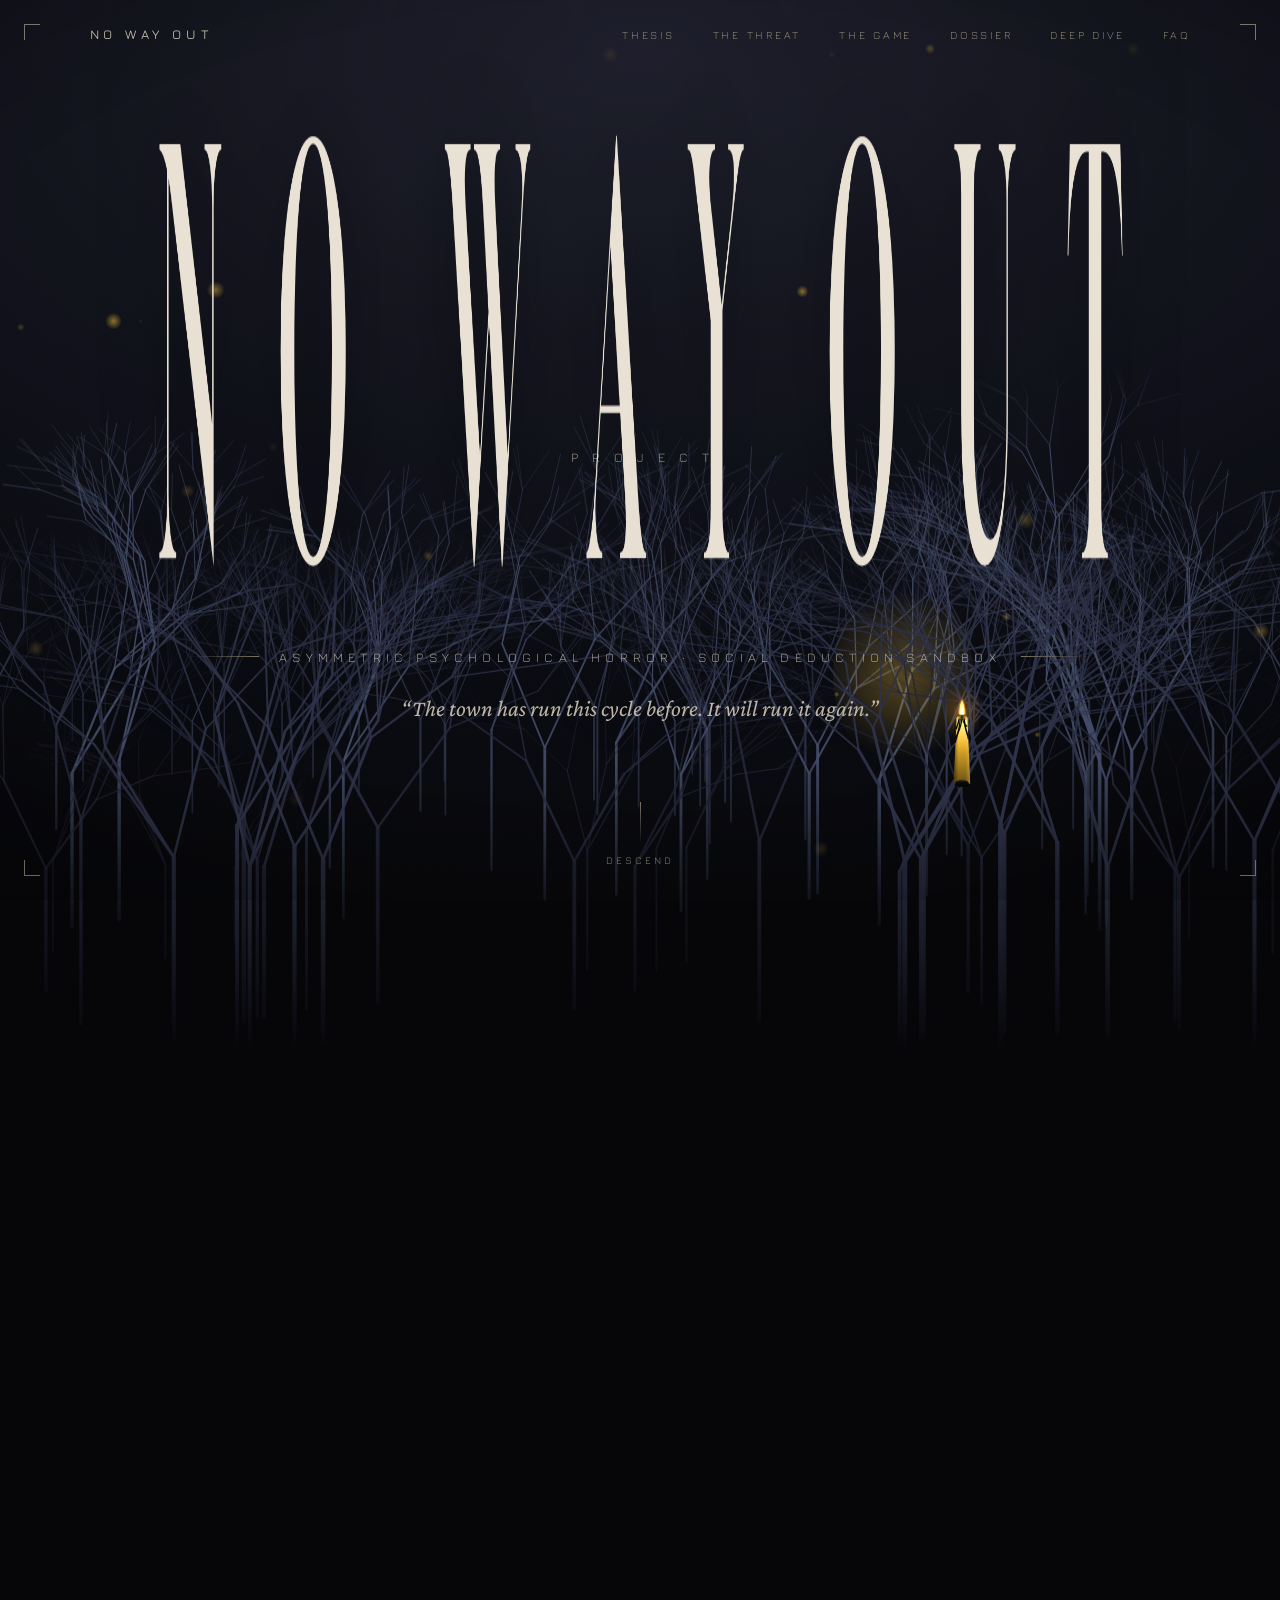
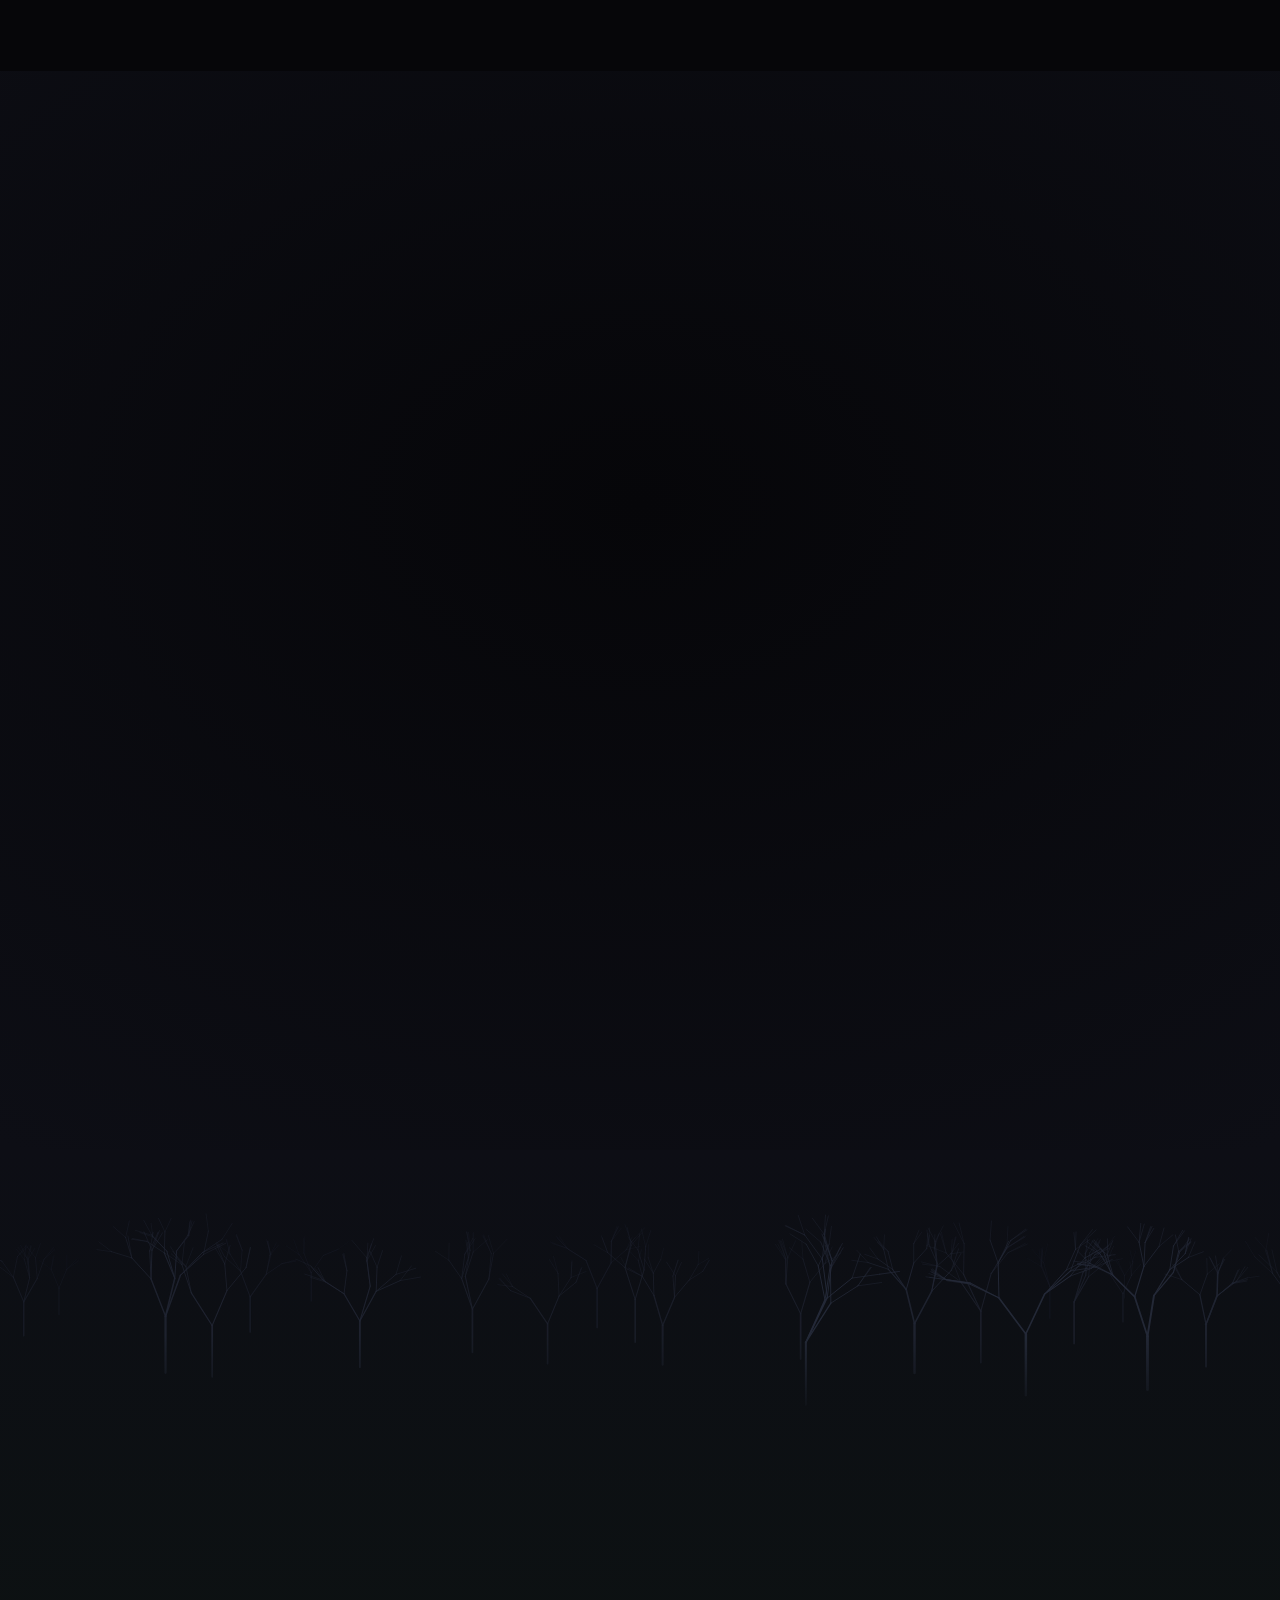
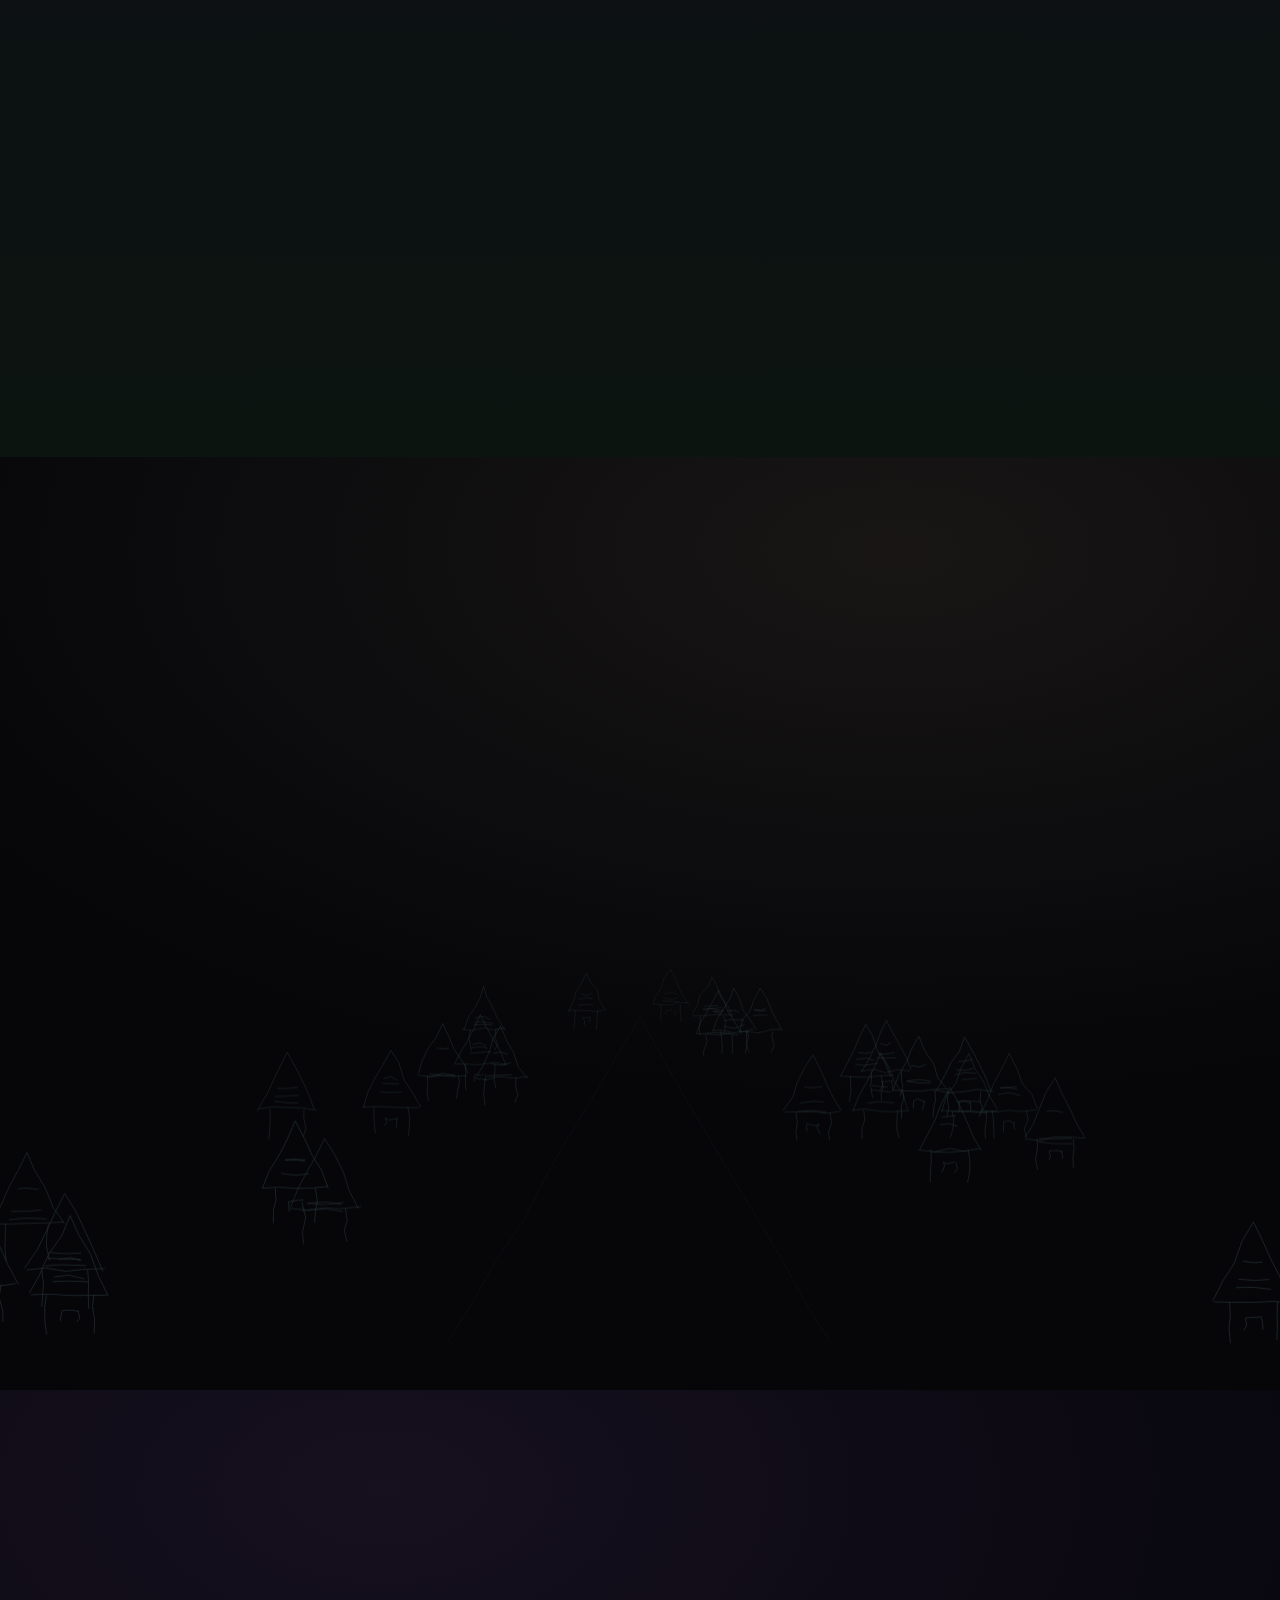
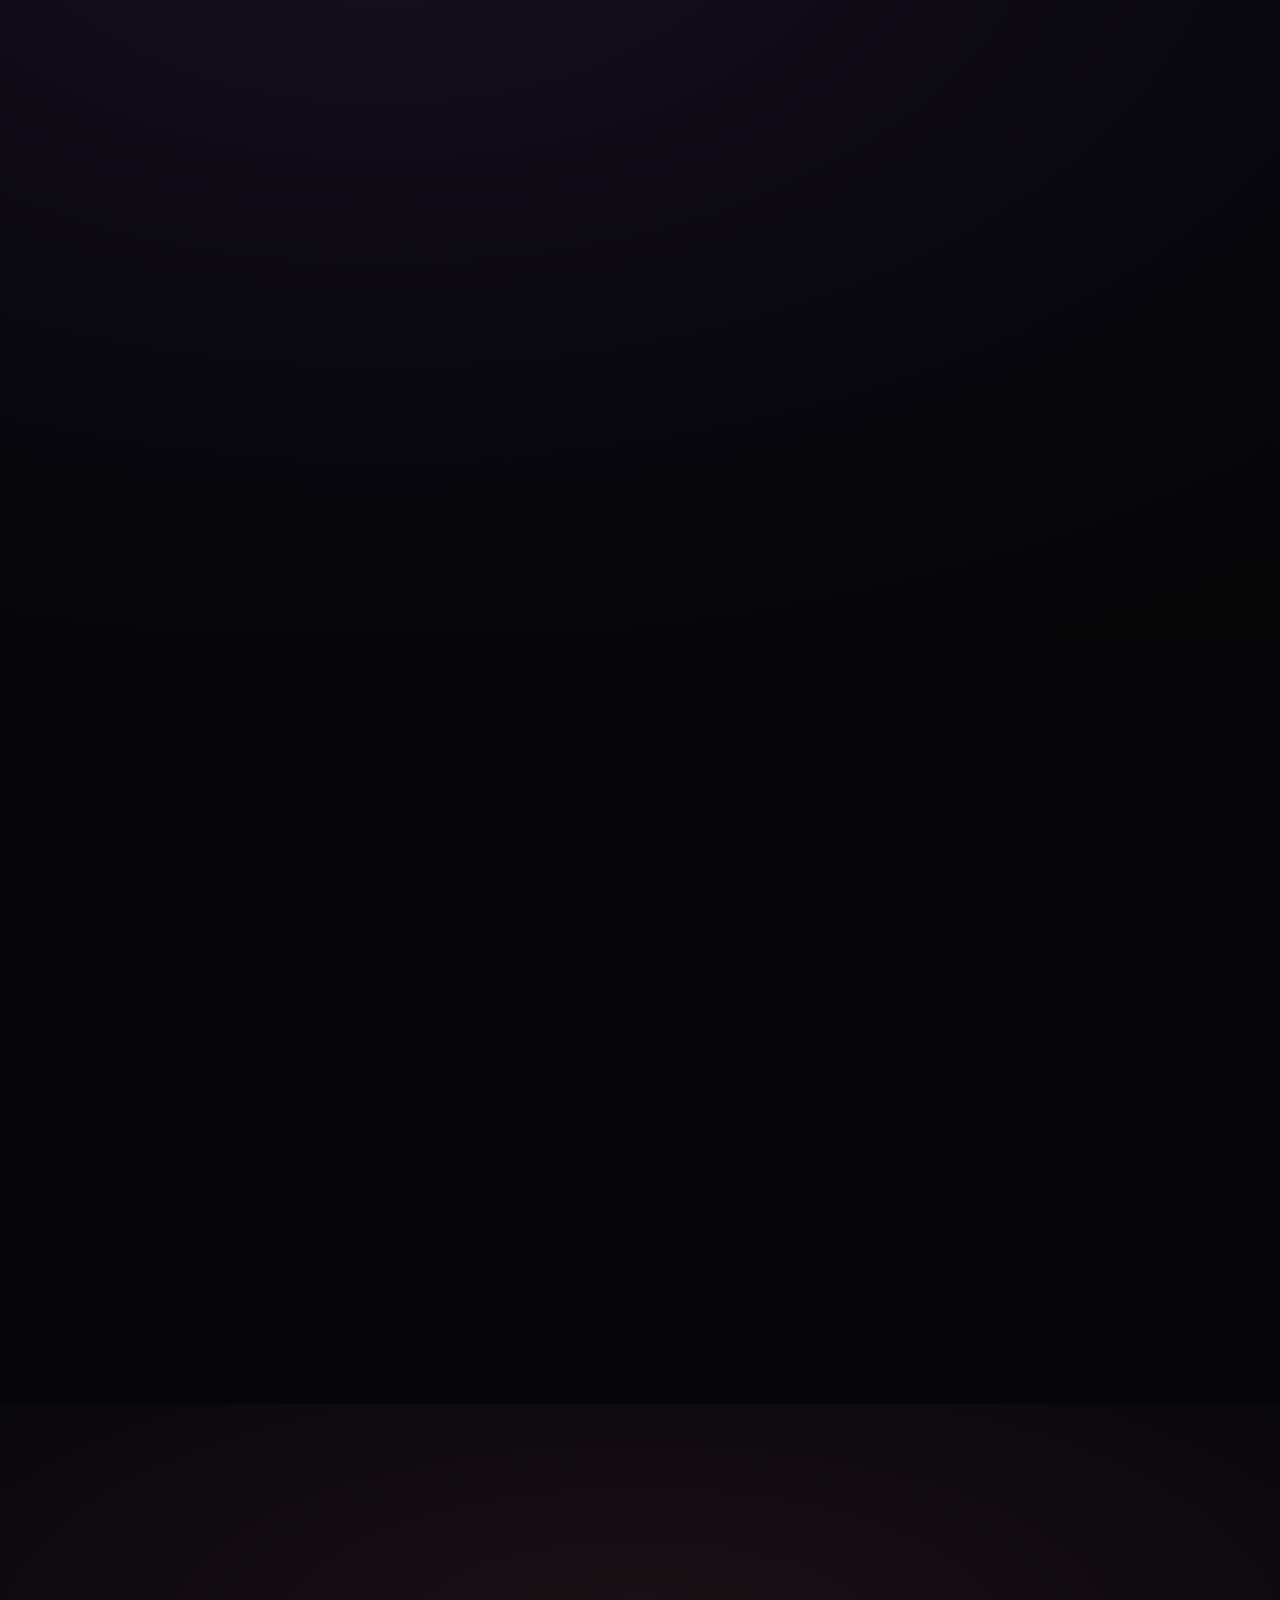
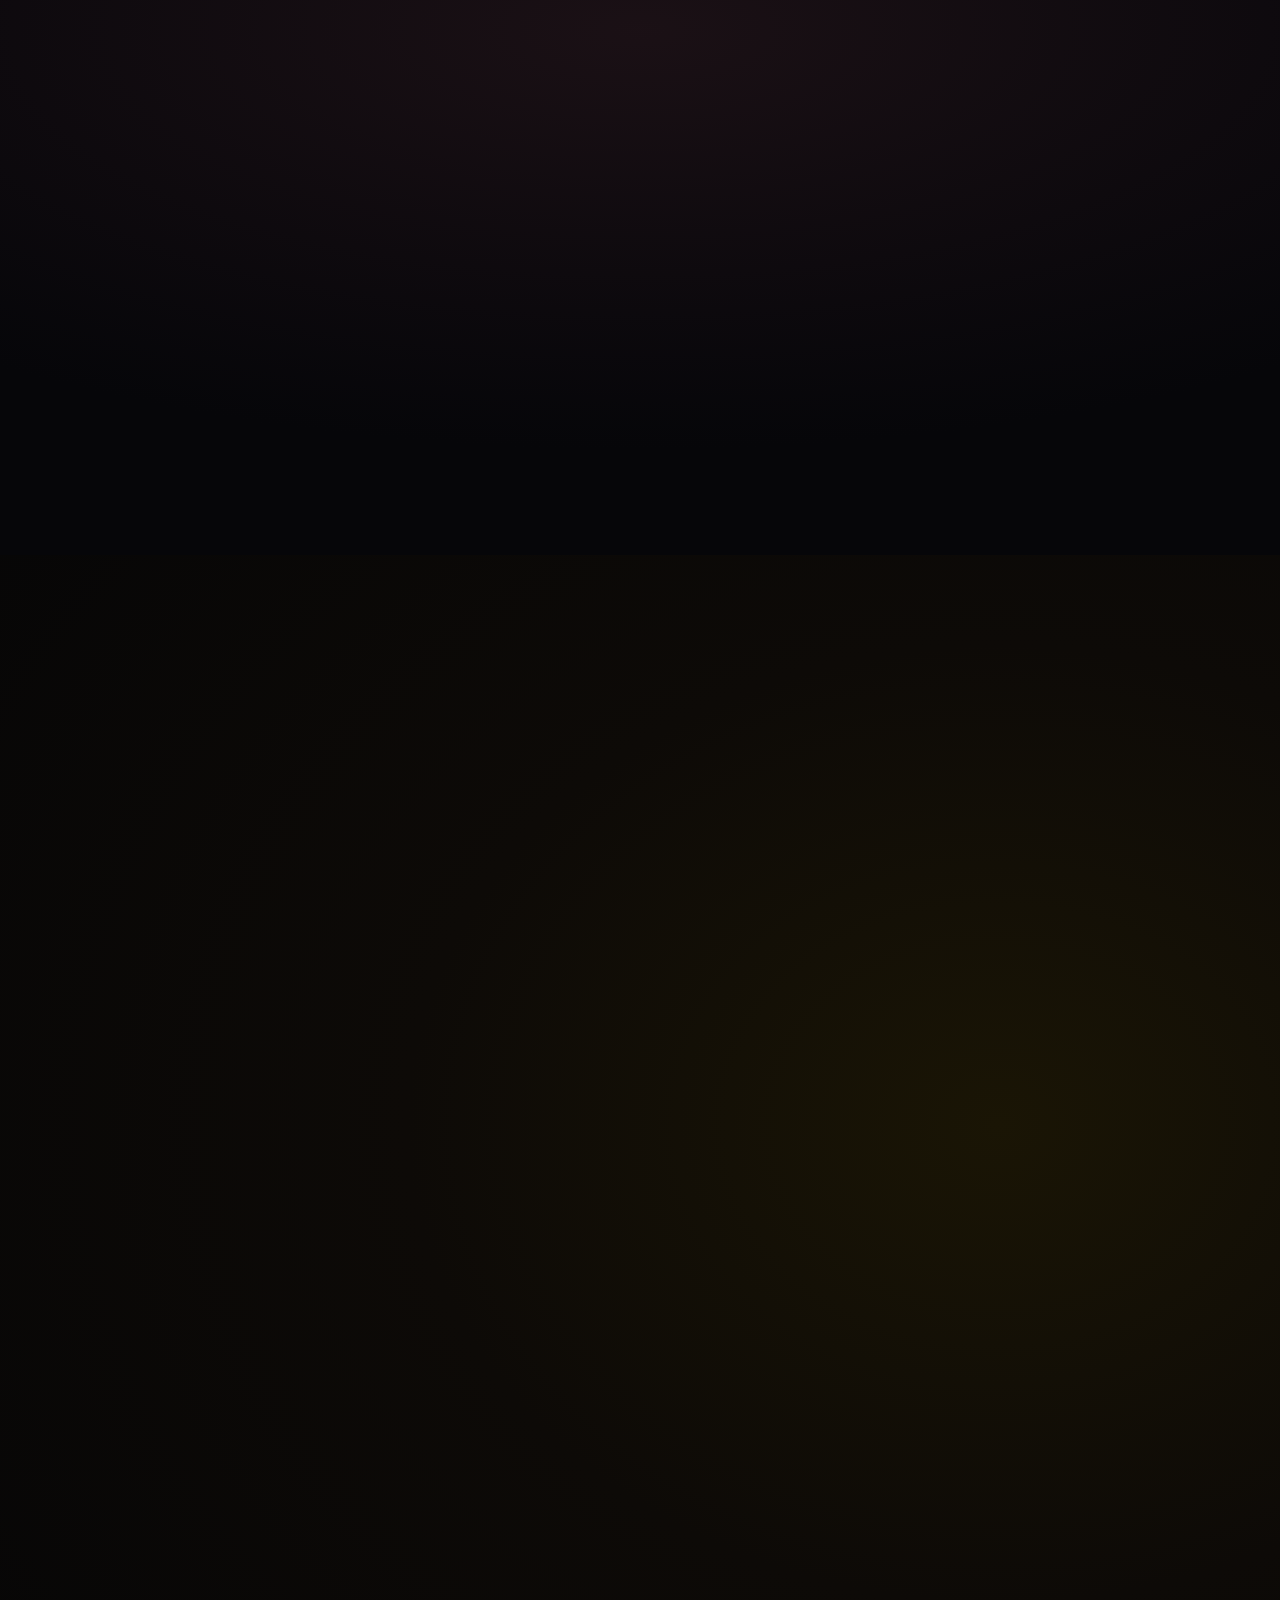
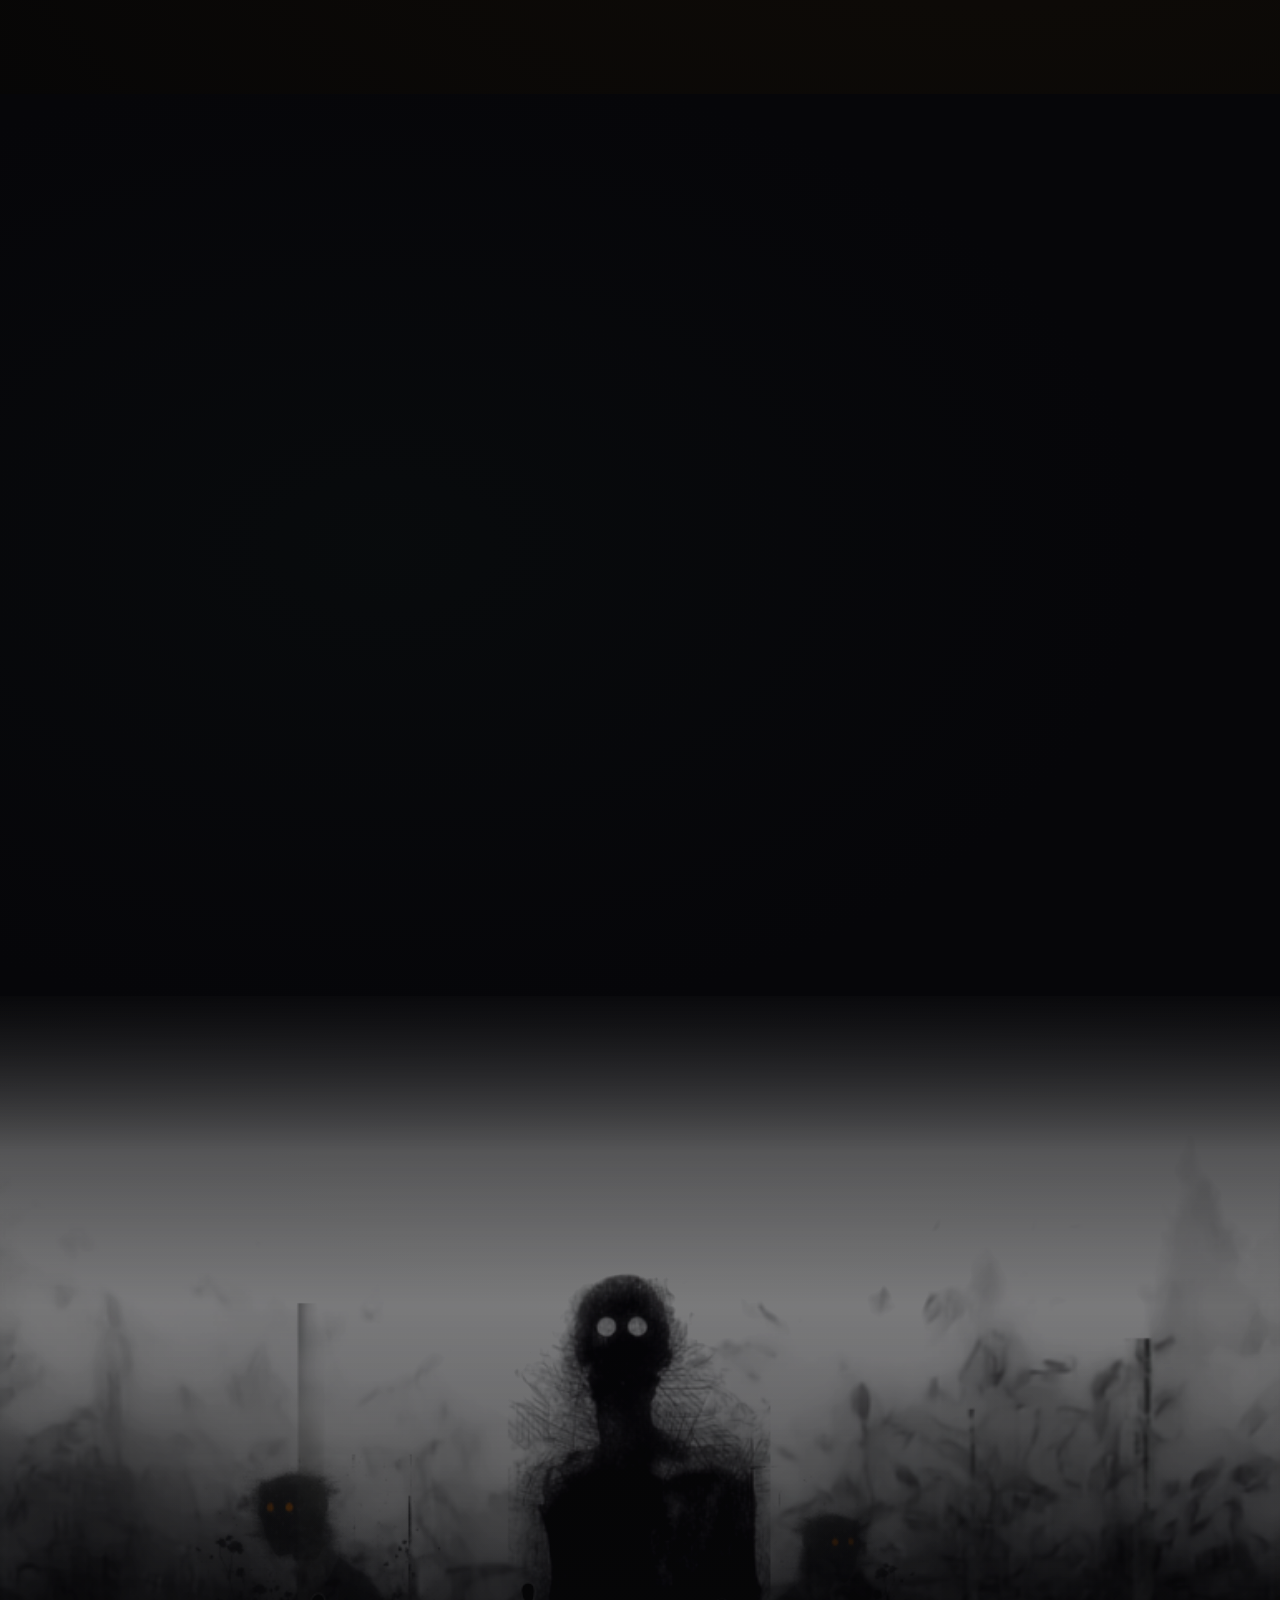
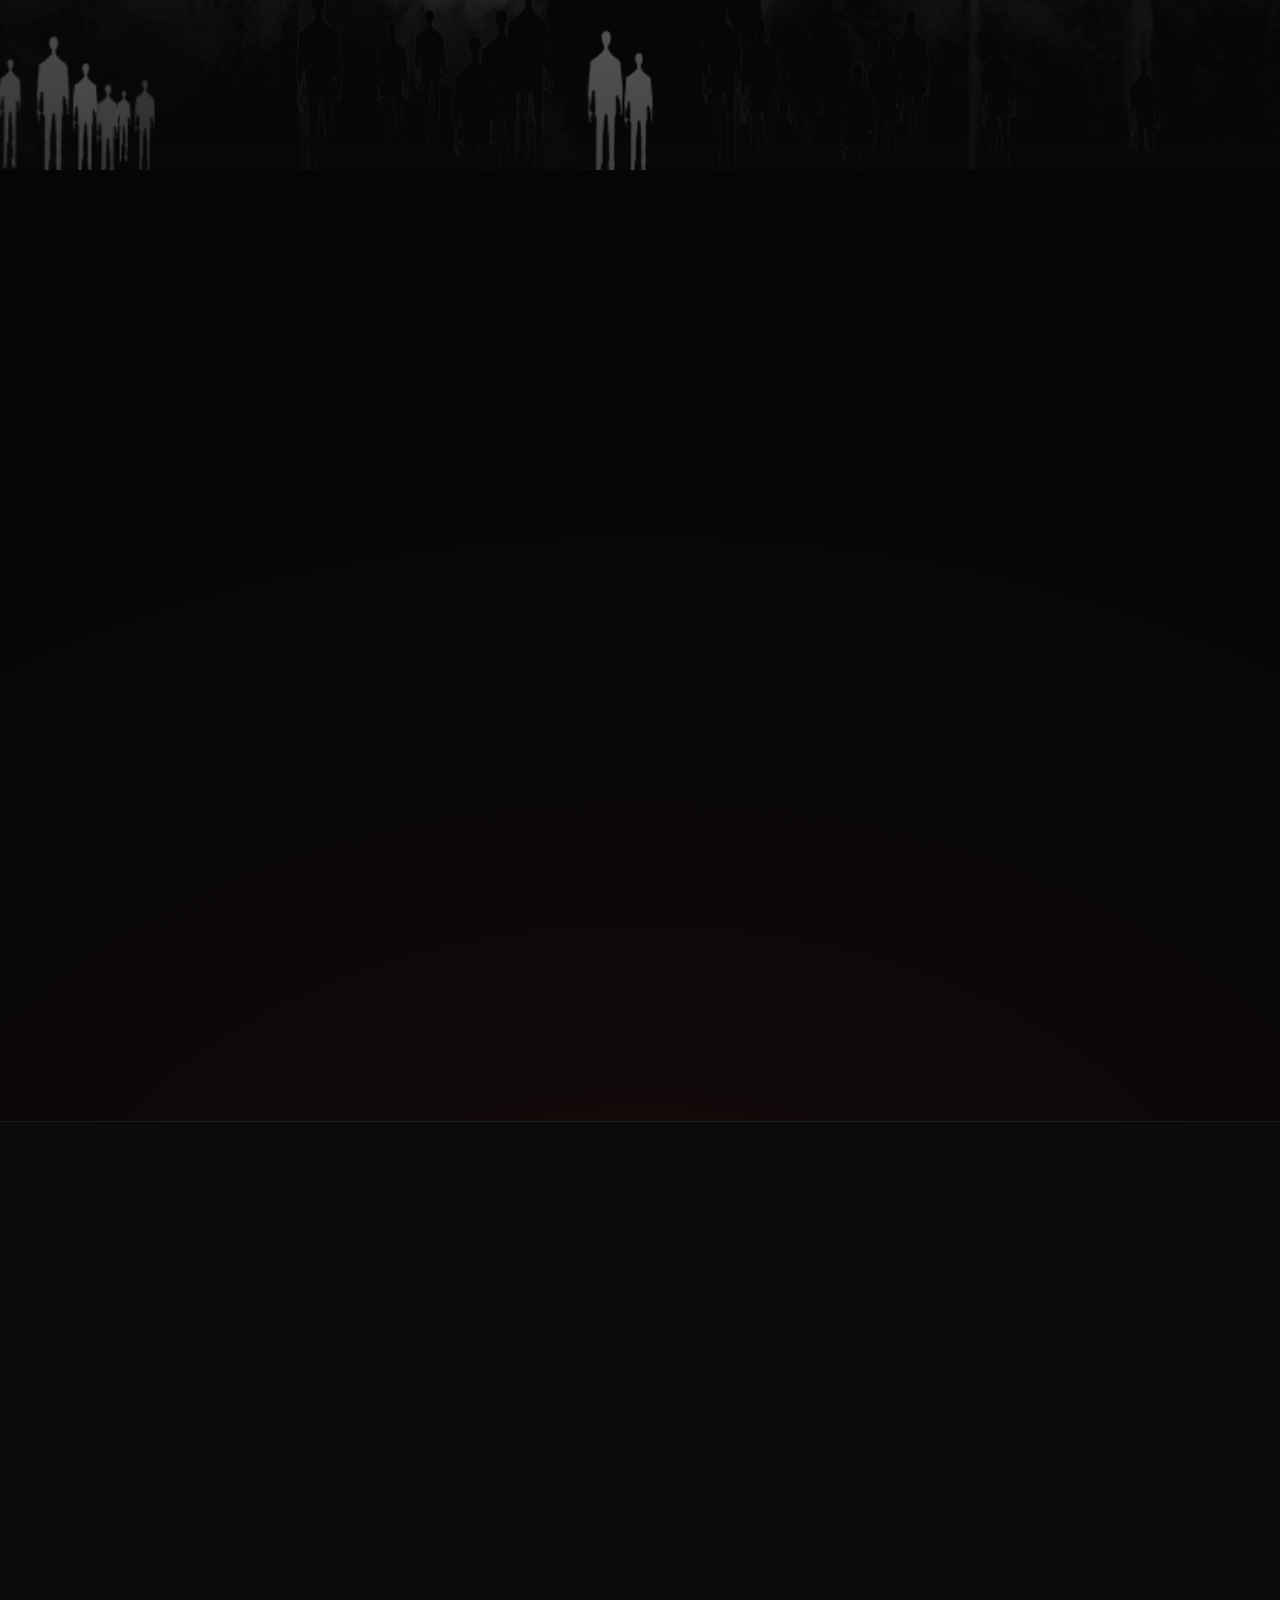
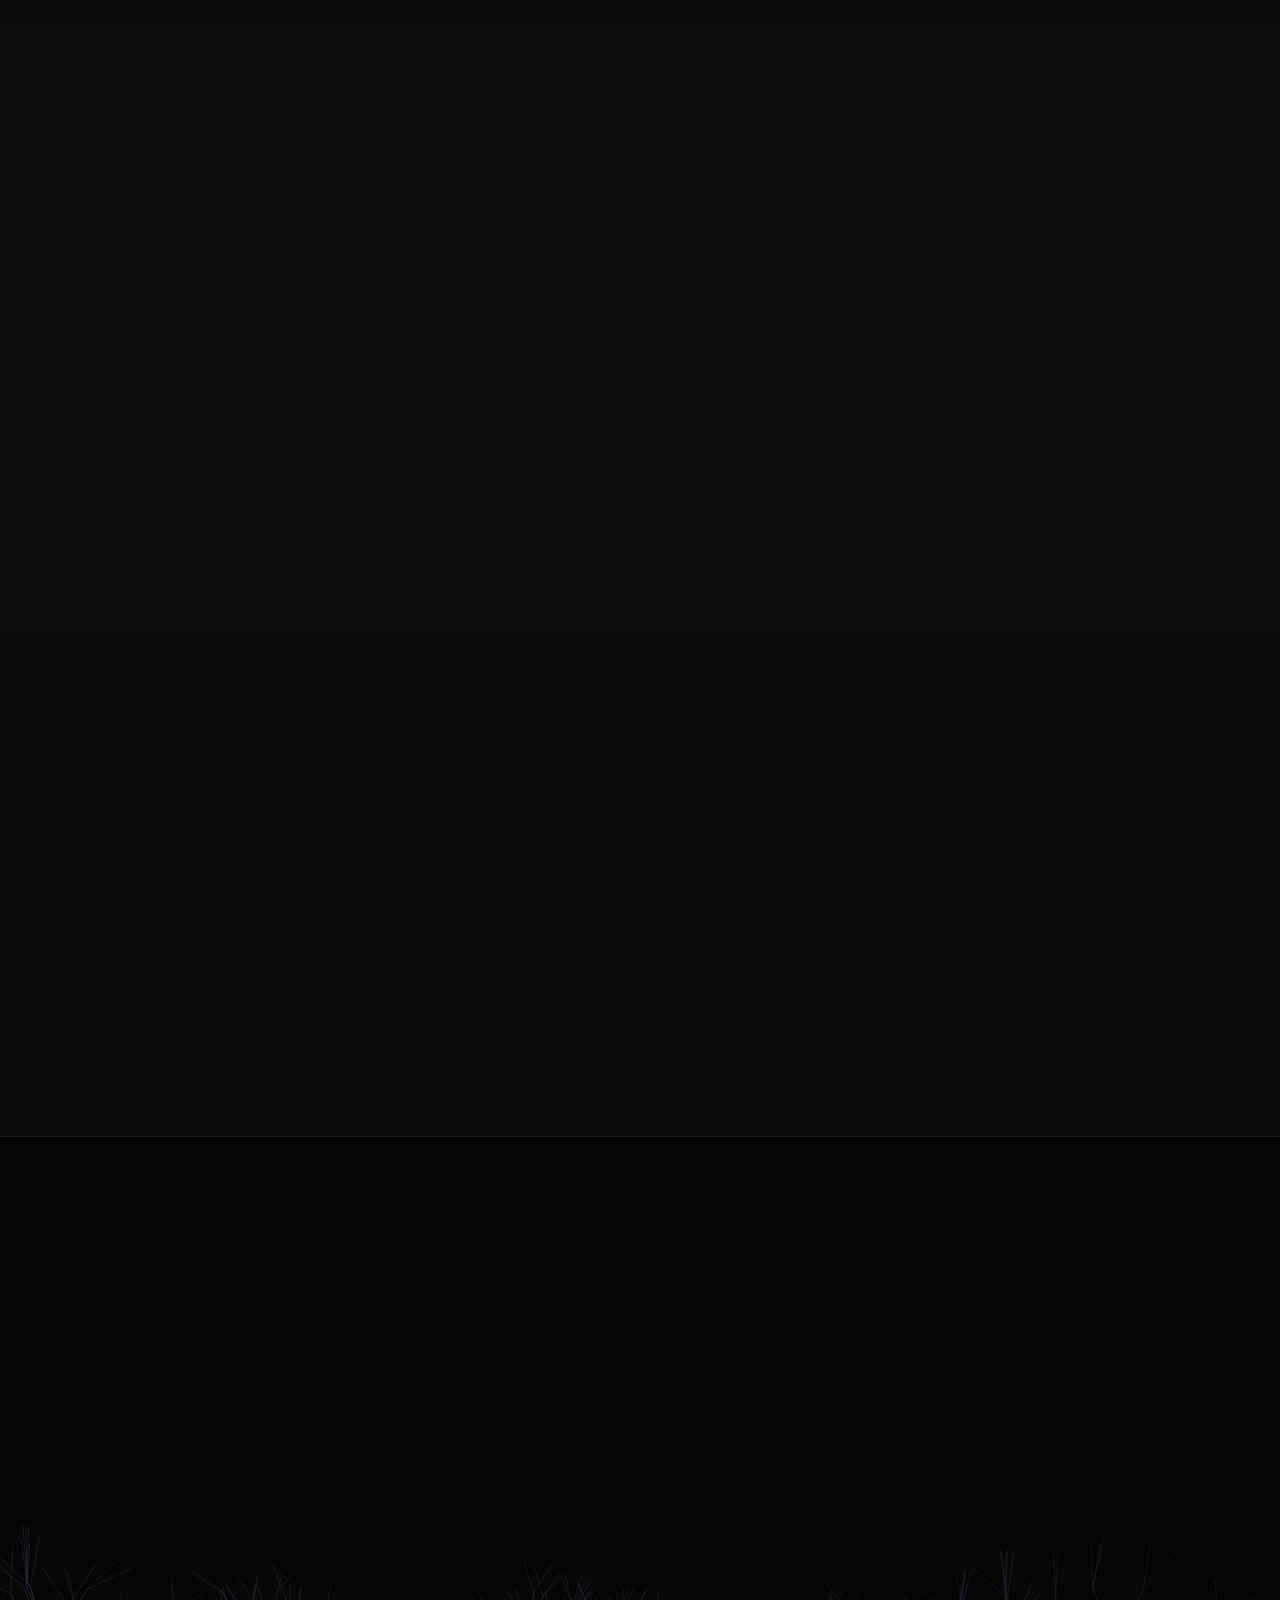
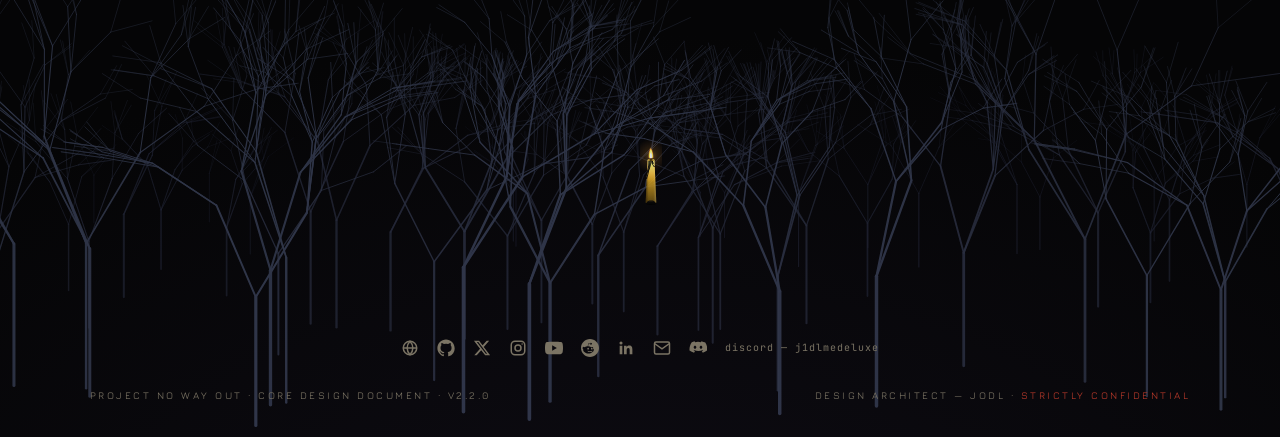
<file: index.html>
<!DOCTYPE html>
<html lang="en">
<head>
<meta charset="UTF-8">
<meta name="viewport" content="width=device-width, initial-scale=1.0">
<meta name="google-site-verification" content="TJDzFOenv424q9jc-g6kx_fxbsnoXH1wGP6ppTXuGJs" />
<title>No Way Out — FROM-Inspired Psychological Horror Thriller (PC)</title>
<meta name="description" content="No Way Out is an asymmetric psychological horror and social-deduction thriller for PC — a FROM-inspired survival game where discerning the truth is the only way out of the night.">
<meta name="keywords" content="No Way Out, No Way Out game, psychological horror game, horror thriller game, FROM inspired game, FROM series inspired game, best psychological horror game, best horror thriller game, PC horror game, social deduction horror, survival horror thriller, epistemic horror">
<meta name="author" content="JodLx Studio — Hriddhish Ranjan Sarkar">
<meta name="robots" content="index, follow, max-image-preview:large, max-snippet:-1, max-video-preview:-1">
<meta name="theme-color" content="#0a0a0d">
<meta name="color-scheme" content="dark">
<link rel="canonical" href="https://nowayout.jodlx.in/">

<!-- Open Graph -->
<meta property="og:type" content="website">
<meta property="og:site_name" content="No Way Out">
<meta property="og:title" content="No Way Out — Psychological Horror Thriller (FROM-Inspired)">
<meta property="og:description" content="An asymmetric psychological horror and social-deduction thriller for PC. The town has run this cycle before. It will run it again.">
<meta property="og:url" content="https://nowayout.jodlx.in/">
<meta property="og:image" content="https://nowayout.jodlx.in/assets/og-image.png">
<meta property="og:image:width" content="1918">
<meta property="og:image:height" content="1078">
<meta property="og:image:alt" content="No Way Out — psychological horror game wordmark over a dead forest at night">
<meta property="og:locale" content="en_US">

<!-- Twitter / X -->
<meta name="twitter:card" content="summary_large_image">
<meta name="twitter:site" content="@har_ddy">
<meta name="twitter:creator" content="@har_ddy">
<meta name="twitter:title" content="No Way Out — Psychological Horror Thriller (FROM-Inspired)">
<meta name="twitter:description" content="An asymmetric psychological horror and social-deduction thriller for PC. The town has run this cycle before. It will run it again.">
<meta name="twitter:image" content="https://nowayout.jodlx.in/assets/og-image.png">
<meta name="twitter:image:alt" content="No Way Out — psychological horror game key art">

<link rel="icon" href="assets/favicon.svg" type="image/svg+xml">
<link rel="apple-touch-icon" href="assets/og-image.png">
<link rel="manifest" href="site.webmanifest">

<!-- Structured data: SEO rich results + GEO (answer-engine) signals -->
<script type="application/ld+json">
{
  "@context": "https://schema.org",
  "@graph": [
    {
      "@type": "Organization",
      "@id": "https://nowayout.jodlx.in/#studio",
      "name": "JodLx Studio",
      "url": "https://nowayout.jodlx.in/",
      "logo": "https://nowayout.jodlx.in/assets/og-image.png",
      "email": "jodl.hrs03@gmail.com",
      "founder": {
        "@type": "Person",
        "name": "Hriddhish Ranjan Sarkar",
        "url": "https://portfolio.jodlx.in/",
        "sameAs": [
          "https://www.linkedin.com/in/hriddhish-ranjan-sarkar/",
          "https://x.com/har_ddy",
          "https://www.instagram.com/jodlxhrs_/",
          "https://www.youtube.com/@JodLHrs",
          "https://www.reddit.com/user/JodlxHrs/",
          "https://github.com/JodLHarDxD"
        ]
      },
      "sameAs": [
        "https://x.com/har_ddy",
        "https://www.instagram.com/jodlxhrs_/",
        "https://www.linkedin.com/in/hriddhish-ranjan-sarkar/",
        "https://www.youtube.com/@JodLHrs",
        "https://www.reddit.com/user/JodlxHrs/",
        "https://github.com/JodLHarDxD/no-way-out",
        "https://portfolio.jodlx.in/"
      ]
    },
    {
      "@type": "WebSite",
      "@id": "https://nowayout.jodlx.in/#website",
      "url": "https://nowayout.jodlx.in/",
      "name": "No Way Out",
      "description": "Asymmetric psychological horror and social-deduction thriller for PC.",
      "inLanguage": "en",
      "publisher": { "@id": "https://nowayout.jodlx.in/#studio" }
    },
    {
      "@type": "VideoGame",
      "@id": "https://nowayout.jodlx.in/#game",
      "name": "No Way Out",
      "alternateName": "No Way Out — Asymmetric Psychological Horror",
      "url": "https://nowayout.jodlx.in/",
      "description": "No Way Out is an asymmetric psychological horror and social-deduction thriller for PC. A FROM-inspired survival horror where a trapped town must discern truth from a threat that lies, mimics, and wears the faces of the people they trust.",
      "image": "https://nowayout.jodlx.in/assets/og-image.png",
      "genre": ["Psychological Horror", "Survival Horror", "Horror Thriller", "Social Deduction"],
      "gamePlatform": ["PC", "Windows"],
      "operatingSystem": "Windows",
      "applicationCategory": "Game",
      "inLanguage": "en",
      "keywords": "psychological horror game, horror thriller, FROM inspired game, FROM series inspired game, best psychological horror game, PC horror game, social deduction horror, survival horror thriller",
      "author": { "@id": "https://nowayout.jodlx.in/#studio" },
      "publisher": { "@id": "https://nowayout.jodlx.in/#studio" }
    },
    {
      "@type": "FAQPage",
      "@id": "https://nowayout.jodlx.in/#faq",
      "mainEntity": [
        {
          "@type": "Question",
          "name": "Is No Way Out inspired by the FROM series?",
          "acceptedAnswer": {
            "@type": "Answer",
            "text": "Yes. No Way Out shares DNA with FROM-style survival horror — a town no one can leave, a long and hostile night, and an unknown threat in the trees. Where it diverges is the core loop: No Way Out is built on social deduction and epistemics, asking whether a group can extract truth from noise while the noise is actively lying to them."
          }
        },
        {
          "@type": "Question",
          "name": "What kind of game is No Way Out?",
          "acceptedAnswer": {
            "@type": "Answer",
            "text": "No Way Out is an asymmetric psychological horror and social-deduction thriller for PC. Survival is the surface, pattern recognition is the game, and discernment — telling truth from a threat that mimics your allies — is the win condition."
          }
        },
        {
          "@type": "Question",
          "name": "Is No Way Out a psychological horror game?",
          "acceptedAnswer": {
            "@type": "Answer",
            "text": "Yes. No Way Out is a psychological horror thriller. The dread comes less from jump scares and more from paranoia, unreliable senses, and the realization that the most trustworthy person among you may be the thing trying to kill you."
          }
        },
        {
          "@type": "Question",
          "name": "What makes No Way Out one of the best psychological horror thriller games?",
          "acceptedAnswer": {
            "@type": "Answer",
            "text": "No Way Out treats horror as a test of epistemology under social pressure. Every match is solvable yet never the same, like chess with fog. That blend of FROM-inspired atmosphere and deep social deduction is what sets it apart from typical survival-horror games."
          }
        },
        {
          "@type": "Question",
          "name": "What platform is No Way Out on?",
          "acceptedAnswer": {
            "@type": "Answer",
            "text": "No Way Out is a PC horror game built for Windows."
          }
        }
      ]
    }
  ]
}
</script>

<link rel="stylesheet" href="assets/style.css">
<link rel="stylesheet" href="assets/sections.css">
</head>
<body data-cycle-phase="night">

<div class="grain"></div>
<div id="sky-veil" aria-hidden="true"></div>
<div class="vignette-fixed"></div>
<div class="corner-frame tl"></div><div class="corner-frame tr"></div>
<div class="corner-frame bl"></div><div class="corner-frame br"></div>

<nav class="nav">
  <div class="nav-mark">NO WAY OUT</div>
  <div class="nav-links">
    <a href="#thesis">Thesis</a>
    <a href="#yellow">The Threat</a>
    <a href="game.html">The Game</a>
    <a href="dossier.html">Dossier</a>
    <a href="podcast.html">Deep Dive</a>
    <a href="faq.html">FAQ</a>
  </div>
</nav>

<!-- ============================================================ HERO ============================================================ -->
<header class="hero" id="top">
  <div class="hero-sticky">
    <canvas class="hero-trees-far" data-forest="far" data-seed="7" aria-hidden="true"></canvas>
    <canvas class="hero-trees-near" data-forest="near" data-seed="23" aria-hidden="true"></canvas>
    <canvas class="hero-particles" data-embers data-count="20" data-color="230,183,60" data-speed="0.6" aria-hidden="true"></canvas>
    <canvas class="atmos-canvas" data-rain data-count="90" data-phases="night,lockdown" aria-hidden="true"></canvas>

    <div class="hero-glow" style="width:140px;height:200px;right:24%;bottom:14%;"></div>
    <div class="hero-figure-wrap float-anim" data-figure style="right:23.5%;bottom:13%;width:34px;height:140px;"></div>

    <div class="hero-content">
      <div class="hero-kicker">PROJECT</div>
      <h1 class="hero-title">NO WAY OUT</h1>
      <div class="hero-sub">
        <span class="ln"></span>
        <span>Asymmetric Psychological Horror &middot; Social Deduction Sandbox</span>
        <span class="ln r"></span>
      </div>
      <p class="hero-tagline">&ldquo;The town has run this cycle before. It will run it again.&rdquo;</p>
    </div>

    <div class="hero-scroll"><div class="line"></div><span>Descend</span></div>
  </div>
</header>

<!-- ============================================================ THESIS ============================================================ -->
<section class="section thesis" id="thesis">
  <canvas class="atmos-canvas" data-dust data-count="12" data-color="180,170,155" aria-hidden="true"></canvas>
  <div class="wrap">
    <div class="kicker reveal">00 — What This Game Is</div>
    <p class="thesis-q reveal reveal-delay-1" style="margin-top:34px">
      Can a group extract truth from noise — while the noise is actively lying to them, while their
      own senses are unreliable, and while the most trustworthy person among them may be the
      <span class="hl">thing trying to kill them?</span>
    </p>

    <div class="thesis-grid">
      <p class="body-text reveal reveal-delay-2">
        Every other survival-horror game is a test of reflexes and resource management.
        <b>No Way Out is a test of epistemology under social pressure.</b> The monsters, the talismans,
        the long night &mdash; all of it is the surface. The real game happens one layer beneath, in the
        question of what is real and who can be believed.
      </p>
      <div class="thesis-trinity reveal reveal-delay-3">
        <div class="trinity-row"><span class="trinity-num">I.</span><span class="trinity-word">Survival</span><span class="body-text" style="font-size:15px">is the surface.</span></div>
        <div class="trinity-row"><span class="trinity-num">II.</span><span class="trinity-word">Pattern</span><span class="body-text" style="font-size:15px">is the game.</span></div>
        <div class="trinity-row"><span class="trinity-num">III.</span><span class="trinity-word y">Discernment</span><span class="body-text" style="font-size:15px">is the win condition.</span></div>
      </div>
    </div>

    <div class="hairline reveal" style="margin-top:9vh"></div>
    <p class="body-text reveal" style="margin-top:30px;font-style:italic;font-size:17px;max-width:900px">
      The laws are constant. The board is never the same twice &mdash; like chess. There is always a
      correct line of play. It simply hides inside the noise until someone strong enough sees it.
    </p>
  </div>
</section>

<!-- ============================================================ INTELLIGENT PEOPLE ============================================================ -->
<section class="section thesis" id="intelligence" style="padding-top:0">
  <canvas class="atmos-canvas" data-dust data-count="10" data-color="170,165,150" aria-hidden="true"></canvas>
  <div class="wrap">
    <div class="kicker reveal" style="--accent:var(--yellow)">00.1 — A Game of Intelligent People</div>
    <p class="lead reveal reveal-delay-1" style="margin-top:30px;max-width:1100px">
      Players are not merely <em>allowed</em> real-world knowledge &mdash; they are <b>expected</b> to use it.
      Search engines, encyclopedias, LLMs, translation tools, cipher references. The long clues push
      you <em>out</em> of the game to learn what something <b>is</b> &mdash; then back, to reason about
      what it <b>means here.</b>
    </p>

    <div class="card reveal reveal-delay-2" style="margin-top:6vh;max-width:900px;--accent:var(--yellow)">
      <div class="edge"></div>
      <div class="eyebrow" style="color:var(--yellow)">0.2 — THE LLM AS A FRAUD-CHAIN VECTOR</div>
      <p class="body-text" style="margin-top:14px">
        The tool you trust carries its own poison. An LLM hallucinates <em>confidently</em> &mdash; a
        beautifully structured answer that is subtly, fatally wrong. Mapped onto tonight's cycle it
        becomes a <b>fraud chain</b> that feels like progress until the safehouse barriers silently fail.
        <b>The game teaches the correct use of intelligence by punishing the incorrect use.</b>
      </p>
    </div>
    <p class="body-text reveal reveal-delay-3" style="margin-top:5vh;font-style:italic;max-width:760px">
      No wiki can do this for you. No model can do this for you. The community hands you tools &mdash;
      the final move is always yours.
    </p>
  </div>
</section>

<!-- ============================================================ THREE-WAY WAR ============================================================ -->
<section class="section war" id="war">
  <canvas class="atmos-canvas" data-dust data-count="14" data-color="160,155,145" aria-hidden="true"></canvas>
  <div class="wrap">
    <div class="kicker reveal">02 — A Three-Way War</div>

    <div class="war-diagram reveal reveal-delay-1 hide-mobile">
      <svg class="war-svg"></svg>
      <div class="war-node" style="left:50%;top:9%">
        <div class="war-dot" style="background:var(--bone);box-shadow:0 0 18px rgba(232,225,211,.5)"></div>
        <h3>The Players</h3><p>they want escape &middot; they want the truth</p>
      </div>
      <div class="war-node" style="left:88%;top:91%;text-align:right">
        <div class="war-dot" style="background:var(--blood);box-shadow:0 0 22px rgba(184,57,42,.6)"></div>
        <h3 style="color:var(--blood)">The Creatures</h3><p>they want containment &middot; they want to feed</p>
      </div>
      <div class="war-node" style="left:12%;top:91%">
        <div class="war-dot" style="background:var(--moss-b);box-shadow:0 0 22px rgba(111,174,147,.6)"></div>
        <h3 style="color:var(--moss-b)">The Town</h3><p>it wants freedom from the creatures</p>
      </div>
      <div class="war-node" style="left:50%;top:58%;width:300px">
        <div class="eyebrow" style="color:var(--yellow)">AT THE HEART OF IT</div>
        <h3 style="color:var(--yellow);font-size:clamp(18px,2vw,26px);margin-top:6px">The Man in Yellow</h3>
        <p style="font-style:italic">the system's intelligence,<br>wearing a human face</p>
      </div>
    </div>

    <div class="war-mobile show-mobile reveal reveal-delay-1">
      <div class="war-mobile-node">
        <div class="war-dot" style="background:var(--bone);box-shadow:0 0 18px rgba(232,225,211,.5)"></div>
        <h3>The Players</h3><p>they want escape &middot; they want the truth</p>
      </div>
      <div class="war-mobile-line"></div>
      <div class="war-mobile-node">
        <div class="eyebrow" style="color:var(--yellow)">AT THE HEART OF IT</div>
        <h3 style="color:var(--yellow);margin-top:6px">The Man in Yellow</h3>
        <p style="font-style:italic">the system's intelligence, wearing a human face</p>
      </div>
      <div class="war-mobile-line"></div>
      <div class="war-mobile-pair">
        <div class="war-mobile-node">
          <div class="war-dot" style="background:var(--moss-b);box-shadow:0 0 22px rgba(111,174,147,.6)"></div>
          <h3 style="color:var(--moss-b)">The Town</h3><p>freedom from the creatures</p>
        </div>
        <div class="war-mobile-node">
          <div class="war-dot" style="background:var(--blood);box-shadow:0 0 22px rgba(184,57,42,.6)"></div>
          <h3 style="color:var(--blood)">The Creatures</h3><p>containment &middot; to feed</p>
        </div>
      </div>
    </div>
  </div>
</section>

<!-- ============================================================ THE TOWN ============================================================ -->
<section class="section town" id="town">
  <canvas class="hero-trees-far" data-forest="thin" data-seed="51" style="opacity:.35;height:30%;bottom:auto;top:0" aria-hidden="true"></canvas>
  <canvas class="town-leaves" data-leaves data-count="16" data-color="111,174,147" aria-hidden="true"></canvas>
  <div class="wrap" style="position:relative;z-index:5">
    <div class="kicker reveal" style="--accent:var(--moss-b)">02.1 — The Town Is a Trapped Ally</div>
    <p class="lead reveal reveal-delay-1" style="margin-top:30px;max-width:980px">
      The town is not a neutral map. It is a fellow prisoner &mdash; trapped longer than any survivor,
      desperate for the same freedom. It cannot speak. It can only <em>reduce friction</em> when you
      move toward the correct pattern.
    </p>
    <h2 class="town-headline reveal reveal-delay-2">
      The town never grants <span class="safe">safety.</span><br>It grants <span class="assist">assistance.</span>
    </h2>

    <div class="town-cards">
      <div class="card reveal reveal-delay-2" style="--accent:var(--moss-b)">
        <div class="edge"></div>
        <div class="eyebrow" style="color:var(--moss-b)">WHEN YOU MOVE TOWARD TRUTH</div>
        <p class="body-text" style="margin-top:12px">A stuck door becomes openable. A creature looks away at the right moment. The fog thins along one path. Not rescue &mdash; a lowering of resistance.</p>
      </div>
      <div class="card reveal reveal-delay-3" style="--accent:var(--ash2)">
        <div class="edge"></div>
        <div class="eyebrow">WHEN YOU MOVE TOWARD ERROR</div>
        <p class="body-text" style="margin-top:12px">Not punishment &mdash; <em>withdrawal.</em> The signs simply stop. The town goes neutral and quiet, and the world returns to full indifference. The silence <em>is</em> the warning.</p>
      </div>
    </div>
    <p class="body-text reveal" style="margin-top:6vh;max-width:900px">
      <b style="color:var(--moss-b)">Assistance is individual-origin.</b> Strong players receive signs; the weak receive silence.
      Stand beside someone strong, and you witness what they witness &mdash; which is why <em>who you keep close</em> is itself a mechanic.
    </p>
  </div>
</section>

<!-- ============================================================ EPISTEMIC LIBRARY ============================================================ -->
<section class="section library" id="library">
  <canvas class="atmos-canvas" data-dust data-count="18" data-color="200,195,185" aria-hidden="true"></canvas>
  <canvas class="atmos-canvas" data-structures="huts" data-seed="14" data-count="30" style="z-index:2;opacity:1" aria-hidden="true"></canvas>
  <div class="wrap">
    <div class="kicker reveal" style="--accent:var(--yellow)">03 — The Epistemic Library</div>
    <p class="lead reveal reveal-delay-1" style="margin-top:28px;max-width:1100px">
      Long clues are built from real history, myth, and cipher. You leave the game to learn what a
      thing <b>is</b> &mdash; then return to reason what it <b>means tonight.</b>
    </p>

    <div class="lib-grid">
      <div class="lib-card reveal reveal-delay-1">
        <div class="idx">NWO&middot;LB / 01</div>
        <h4>Djinn</h4><div class="tag">ISLAMIC LORE</div>
        <p class="desc">Beings of <em>&ldquo;smokeless fire.&rdquo;</em></p>
        <div class="maps"><b>MAPS TO →</b> a creature that wears your voice. A warning of mimicry.</div>
      </div>
      <div class="lib-card reveal reveal-delay-2">
        <div class="idx">NWO&middot;LB / 02</div>
        <h4>RMS Titanic</h4><div class="tag">HISTORICAL ANOMALY</div>
        <p class="desc">Ice warnings, filed and ignored.</p>
        <div class="maps"><b>MAPS TO →</b> hubris, and a safehouse about to fail. Not the sea.</div>
      </div>
      <div class="lib-card reveal reveal-delay-3">
        <div class="idx">NWO&middot;LB / 03</div>
        <h4>Roanoke</h4><div class="tag">HISTORICAL ANOMALY</div>
        <p class="desc">A colony gone. One word carved.</p>
        <div class="maps"><b>MAPS TO →</b> disappearance without a body left behind.</div>
      </div>
      <div class="lib-card reveal reveal-delay-4">
        <div class="idx">NWO&middot;LB / 04</div>
        <h4>Voynich</h4><div class="tag">CIPHER</div>
        <p class="desc">A book no one alive can read.</p>
        <div class="maps"><b>MAPS TO →</b> a clue that resists the wiki and the model alike.</div>
      </div>
      <div class="lib-card reveal reveal-delay-4" style="border-color:var(--yellow-deep)">
        <div class="idx">NWO&middot;LB / 05</div>
        <h4>Fibonacci</h4><div class="tag">SEQUENCE &middot; 1 1 2 3 5</div>
        <p class="desc">Solved once. Permanent.</p>
        <div class="maps"><b>MAPS TO →</b> which trees? which hours? Fluid every night.</div>
      </div>
    </div>

    <div class="card reveal" style="margin-top:5vh;display:flex;gap:30px;align-items:center;flex-wrap:wrap;--accent:var(--yellow)">
      <div class="edge"></div>
      <div style="font-family:'Gloock';font-size:22px;color:var(--yellow);white-space:nowrap">The key is real.<br>The mapping is fluid.</div>
      <div style="width:1px;height:54px;background:var(--line2)" class="hide-mobile"></div>
      <p class="body-text" style="flex:1;min-width:280px">
        Knowing it is Fibonacci never solves the game &mdash; it hands you a tool. The lock changes every cycle.
        <em style="color:var(--ash)">Googleable in seconds; the meaning takes an hour.</em>
      </p>
    </div>
  </div>
</section>

<!-- ============================================================ DREAM GAUNTLET ============================================================ -->
<section class="section dream" id="dream">
  <canvas data-embers data-count="14" data-color="139,107,196" data-speed="0.4" style="position:absolute;inset:0;width:100%;height:100%;z-index:1" aria-hidden="true"></canvas>
  <div class="wrap" style="position:relative;z-index:5">
    <div class="kicker reveal" style="--accent:var(--vision-b)">04 — Vision States &amp; The Dream Gauntlet</div>
    <p class="lead reveal reveal-delay-1" style="margin-top:28px;max-width:980px">
      Dreams are the <b style="color:var(--vision-b)">bootstrap</b> &mdash; the town's only channel for
      the first signal. To receive it you must <em>risk</em> sleep, fainting in sudden daylight, or
      hallucinogenic flora. The dream is not safe, and it is not honest by default.
    </p>

    <div class="dream-grid">
      <div class="flexcol" style="display:flex;flex-direction:column;gap:20px">
        <div class="card reveal reveal-delay-2" style="--accent:var(--vision-b)">
          <div class="edge"></div>
          <div class="eyebrow" style="color:var(--vision-b)">SYMBOLIC VARIABLES</div>
          <div class="dream-symbols">
            <span class="sym">a Snake</span><span style="color:var(--ash)">/</span>
            <span class="sym">a Lion</span><span style="color:var(--ash)">/</span>
            <span class="sym">a Horse</span><span style="color:var(--ash)">/</span>
            <span class="num">835</span>
          </div>
          <p class="body-text" style="margin-top:14px">Research them in the waking world. Their meaning belongs to <em>this</em> cycle &mdash; never the last.</p>
        </div>
        <div class="card reveal reveal-delay-3" style="--accent:var(--blood)">
          <div class="edge"></div>
          <div class="eyebrow" style="color:var(--blood)">ENTITY-HACKED SLEEP</div>
          <p class="body-text" style="margin-top:12px">Sleep unprotected and an entity slips inside the bootstrap itself &mdash; whispering false numbers, beginning a fraud chain from the very first signal you ever receive.</p>
        </div>
      </div>
      <div class="card reveal reveal-delay-2" style="--accent:var(--blood);border-color:rgba(184,57,42,.35)">
        <div class="edge"></div>
        <div class="eyebrow" style="color:var(--blood)">VISCERAL TRANSLATION</div>
        <p class="body-text" style="margin-top:12px;color:var(--bone)">Harm taken in the dream is <em>not</em> contained by it.</p>
        <p class="body-text" style="margin-top:10px">A slash from a creature in the vision opens as a real laceration on the sleeping body &mdash; in real time. The team watches a wound appear from nothing.</p>
        <div class="hairline" style="margin:20px 0"></div>
        <div class="eyebrow" style="color:var(--blood)">SANDBOX TRIAGE</div>
        <p class="body-text" style="margin-top:12px">No auto-heal, no lockout. They burn their last real medicine on an invisible wound while the dreamer convulses in the dirt &mdash;</p>
        <p class="pull" style="margin-top:14px;font-size:18px;color:var(--vision-b)">proof the dream was real. Never proof the clue was true.</p>
      </div>
    </div>
  </div>
</section>

<!-- ============================================================ IMPORTANT CHARACTER RULE ============================================================ -->
<section class="section thesis" id="alignment">
  <canvas class="atmos-canvas" data-dust data-count="12" data-color="150,140,175" aria-hidden="true"></canvas>
  <div class="wrap">
    <div class="kicker reveal">04.3 — The Important Character Rule</div>
    <h2 class="reveal reveal-delay-1" style="font-size:clamp(30px,4.6vw,52px);margin-top:30px;max-width:1100px">
      Inside the dream, survival is not skill.<br>It is <span style="color:var(--vision-b)">alignment.</span>
    </h2>
    <div class="cost-grid" style="grid-template-columns:1fr 1fr;margin-top:7vh">
      <div class="card reveal reveal-delay-2" style="--accent:var(--moss-b)">
        <div class="edge"></div>
        <div class="eyebrow" style="color:var(--moss-b)">STRONG &middot; ALIGNED</div>
        <h4 style="font-family:'Gloock';font-size:26px;color:var(--bone);margin:14px 0;font-weight:400">The town is a failsafe.</h4>
        <p class="body-text">Recognized as aligned, you cannot die here. The instant before fatal harm, the town <em>snaps you awake</em> with a gasp. The minor wounds remain &mdash; carried back as proof.</p>
      </div>
      <div class="card reveal reveal-delay-3" style="--accent:var(--blood);background:linear-gradient(160deg,#1a1013,#0c0a0c)">
        <div class="edge"></div>
        <div class="eyebrow" style="color:var(--blood)">ARROGANT &middot; UNALIGNED</div>
        <h4 style="font-family:'Gloock';font-size:26px;color:var(--blood);margin:14px 0;font-weight:400">The town does not come.</h4>
        <p class="body-text">Force a vision you have not earned and no hand reaches in. Your body bleeds out and <em>dies</em> &mdash; while your team spends its last medicine trying to save someone the town already judged.</p>
      </div>
    </div>
    <p class="pull reveal" style="margin-top:6vh;font-size:20px;text-align:center;color:var(--ash)">The cruelest death in the game is reserved for the confident.</p>
  </div>
</section>

<!-- ============================================================ COST / STRONG PLAYER ============================================================ -->
<section class="section cost" id="cost">
  <canvas class="atmos-canvas" data-embers data-count="6" data-color="184,57,42" data-speed="0.25" aria-hidden="true"></canvas>
  <div class="wrap">
    <div class="kicker reveal" style="--accent:var(--blood)">06 — The Strong Player &amp; The Cost</div>
    <p class="lead reveal reveal-delay-1" style="margin-top:28px;max-width:1100px">
      Strength is <em>discernment,</em> not authority. The town gave them sight. The entities turn that
      sight into a wound.
    </p>
    <div class="cost-grid">
      <div class="cost-card reveal reveal-delay-1"><div class="n">01</div><h4>The Trusted Fool</h4>
        <p class="body-text" style="font-size:15px">Your closest ally believes a hallucination with their whole heart &mdash; and walks into the trees alone, at dusk, begging you to follow.</p></div>
      <div class="cost-card reveal reveal-delay-2" style="border-color:rgba(184,57,42,.35)"><div class="n">02</div><h4>The Turned Ally</h4>
        <p class="body-text" style="font-size:15px">Genuine all session. Found at night. Turned at <span class="mono">02:00.</span> They hand you the final piece at <span class="mono">05:00</span> &mdash; and it feels real, because the trust is.</p></div>
      <div class="cost-card reveal reveal-delay-3"><div class="n">03</div><h4>The Sacrifice Trap</h4>
        <p class="body-text" style="font-size:15px">The town signals <span class="mono" style="color:var(--moss-b)">GO.</span> The correct line is clear. But walking it means exposing the one person standing beside you.</p></div>
    </div>
    <p class="pull reveal" style="margin-top:7vh;font-size:clamp(20px,2.6vw,28px);text-align:center">Clarity is the wound. You see &mdash; <span style="color:var(--blood);font-style:normal">therefore they take.</span></p>
  </div>
</section>

<!-- ============================================================ MAN IN YELLOW — signature section ============================================================ -->
<section class="section mny" id="yellow">
  <canvas class="mny-fog" data-embers data-count="10" data-color="230,183,60" data-speed="0.3" aria-hidden="true"></canvas>
  <div class="mny-figure-stage">
    <div class="float-anim" data-figure="" aria-hidden="true" style="width:100%;height:100%"></div>
  </div>

  <div class="mny-content wrap" style="padding-left:0;padding-right:0">
    <div class="kicker reveal" style="--accent:var(--yellow)">07 — The Threat Architecture</div>
    <h2 class="mny-title reveal reveal-delay-1">The Man<br>in Yellow</h2>
    <p class="lead reveal reveal-delay-2" style="margin-top:26px;max-width:640px">
      He is not a monster. He is a <b style="color:var(--bone)">person</b> &mdash; beautiful, charismatic,
      magnetic. The figure everyone wants beside them. And he is already inside the wall.
    </p>

    <div class="mny-rows reveal reveal-delay-3">
      <div class="mny-row"><span class="lab">Countermeasure</span><p class="body-text" style="font-size:15px">He does not spawn. He arrives the moment a strong player is <em>recognized</em> &mdash; summoned by your own strength.</p></div>
      <div class="mny-row"><span class="lab">Fully Briefed</span><p class="body-text" style="font-size:15px">He felt the town respond, so he knows what you found. He speaks your language and holds your next piece.</p></div>
      <div class="mny-row"><span class="lab">The One Tell</span><p class="body-text" style="font-size:15px">The town never helps him. Alone in a room, it goes <em>silent</em> &mdash; not hostile, just withdrawn. Easy to miss. Impossible to act on without proof.</p></div>
    </div>

    <div class="mny-trap reveal reveal-delay-4">
      <div class="eyebrow" style="color:var(--yellow)">THE FINAL TRAP</div>
      <p class="body-text" style="margin-top:8px;font-size:15px">Act on instinct and the team brands you paranoid and exiles you. Wait for proof and the window closes. He neutralizes the strongest player without firing a shot.</p>
    </div>

    <div class="card reveal" style="margin-top:5vh;max-width:680px;border-color:rgba(184,57,42,.4)">
      <div class="edge" style="--accent:var(--blood)"></div>
      <div class="eyebrow" style="color:var(--blood)">THE NIGHT CREATURES</div>
      <p class="body-text" style="margin-top:10px;font-size:14.5px">Unchanged from canon. Nocturnal, talisman-gated, merciless. They wear your friends' voices at the door &mdash; and the despair they manufacture each night is the bait that makes <em style="color:var(--yellow)">him</em> irresistible by dawn.</p>
    </div>
  </div>
</section>

<!-- ============================================================ 24-HOUR LOOP ============================================================ -->
<section class="section loop" id="loop">
  <canvas class="atmos-canvas" data-dust data-count="10" data-color="140,135,125" aria-hidden="true"></canvas>
  <canvas class="atmos-canvas" data-rain data-count="70" data-phases="lockdown" style="z-index:2" aria-hidden="true"></canvas>
  <div class="wrap">
    <div class="kicker reveal">08 — The 24-Hour Loop</div>
    <div class="loop-wrap">
      <div class="loop-clock reveal reveal-delay-1"></div>
      <div class="loop-list reveal reveal-delay-2">
        <div class="loop-item" data-phase="dawn" style="--accent:#4a8670"><span class="time">06:00–09:00 DAWN</span><span class="desc">Barriers drop. Casualty count. The first signal leaks through dawn dreams.</span></div>
        <div class="loop-item" data-phase="scouting" style="--accent:#7b7464"><span class="time">09:00–15:00 SCOUTING</span><span class="desc">Disperse, form factions, trace coordinates. The safest window for the trees.</span></div>
        <div class="loop-item" data-phase="race" style="--accent:#caa033"><span class="time">15:00–18:00 RACE</span><span class="desc">Cross-reference clues against lore against a hard deadline.</span></div>
        <div class="loop-item" data-phase="lockdown" style="--accent:#5a5240"><span class="time">18:00–20:00 LOCKDOWN</span><span class="desc">One fortress, or many safehouses? Trust breaks along lines of suspicion.</span></div>
        <div class="loop-item" data-phase="night" style="--accent:#8c2118"><span class="time">20:00–06:00 NIGHT</span><span class="desc">Voices at the door. Distortion within. The desperation factory runs until dawn.</span></div>
      </div>
    </div>
    <p class="pull reveal" style="margin-top:7vh;text-align:center;font-size:18px;color:var(--ash)">Morning discipline buys afternoon options &mdash; which buy night survival.</p>
  </div>
</section>

<!-- ============================================================ DIFFICULTY ============================================================ -->
<section class="section diff" id="difficulty" style="position:relative; overflow:hidden;">
  <div style="position:absolute; inset:0; z-index:1; pointer-events:none; mask-image:linear-gradient(to bottom, transparent 0%, black 20%); -webkit-mask-image:linear-gradient(to bottom, transparent 0%, black 20%);">
    <img src="assets/creature.png" alt="Creatures in the fog" style="width:100%; height:100%; object-fit:cover; object-position:bottom; filter: contrast(1.2) brightness(0.9); opacity: 0.85;">
  </div>
  <div style="position:absolute; inset:0; z-index:2; background: linear-gradient(to bottom, rgba(10,10,12,0.8) 0%, rgba(10,10,12,0.4) 40%, rgba(10,10,12,0.7) 100%); pointer-events:none;"></div>
  <canvas class="atmos-canvas" data-dust data-count="10" data-color="165,160,150" style="z-index:3" aria-hidden="true"></canvas>
  <div class="wrap" style="position:relative; z-index:5;">
    <div class="kicker reveal">10 — Difficulty Is Epistemic, Not Numerical</div>
    <p class="lead reveal reveal-delay-1" style="margin-top:28px;max-width:1100px">
      The monsters hit the same in every mode. What scales is <b>how much the game tells you what is
      true</b> &mdash; the volume of scaffolding: labels, confirmations, telegraphed fraud, visible tells.
    </p>
    <div class="diff-grid">
      <div class="diff-card reveal reveal-delay-1" style="--accent:var(--moss-b)">
        <div class="eyebrow" style="color:var(--moss-b)">EASY · I</div>
        <h4>The Guided Cycle</h4>
        <div class="lines">clues are labelled<br>fraud is rare, telegraphed<br>the town is loud<br>wrong lookups are harmless</div>
      </div>
      <div class="diff-card reveal reveal-delay-2" style="--accent:var(--yellow)">
        <div class="eyebrow" style="color:var(--yellow)">MEDIUM · II</div>
        <h4>The Contested Cycle</h4>
        <div class="lines">labels removed<br>fraud is live &amp; balanced<br>the signs are subtle<br>a bad lookup costs time</div>
      </div>
      <div class="diff-card reveal reveal-delay-3" style="--accent:var(--blood);background:linear-gradient(170deg,#17100f,#0a0809)">
        <div class="eyebrow" style="color:var(--blood)">HARD / REAL · III</div>
        <h4 style="color:var(--blood)">The Unmarked Cycle</h4>
        <div class="lines">nothing is labelled<br>fraud is maximal &amp; mostly true<br>the town barely whispers<br>uncritical tools are fatal</div>
      </div>
    </div>
    <p class="body-text reveal" style="margin-top:6vh;text-align:center;font-style:italic;color:var(--ash)">
      It is called <span style="color:var(--blood);font-family:'Label';letter-spacing:.18em;font-style:normal;font-size:13px">REAL</span> because reality provides no labels, no confirmations, and no honest sources.
    </p>
  </div>
</section>

<!-- ============================================================ VICTORY ============================================================ -->
<section class="section victory" id="victory">
  <canvas class="atmos-canvas" data-embers data-count="8" data-color="184,57,42" data-speed="0.3" aria-hidden="true"></canvas>
  <div class="wrap">
    <div class="kicker reveal" style="--accent:var(--blood)">11 — Victory Conditions</div>
    <div class="victory-grid">
      <div class="card reveal reveal-delay-1" style="--accent:var(--bone)">
        <div class="edge"></div>
        <div class="eyebrow">I &middot; THE EXODUS</div>
        <p class="body-text" style="margin-top:12px">Solve the structural map. Sacrifice the ancient artifacts at the radio tower and lighthouse. Synchronize the escape across the faraway trees. Fail mid-execution and the team is wiped instantly.</p>
      </div>
      <div class="card reveal reveal-delay-2" style="--accent:var(--blood)">
        <div class="edge"></div>
        <div class="eyebrow" style="color:var(--blood)">II &middot; THE PURGE</div>
        <p class="body-text" style="margin-top:12px">Stop running. Track the creatures to their resting chambers, harvest their toxins into weapons, and raid the nest to burn the predatory code out of the cycle entirely.</p>
      </div>
    </div>
    <div class="victory-turn reveal">
      <div class="eyebrow" style="color:var(--blood)">THE TURN</div>
      <p class="body-text" style="margin-top:14px;font-size:18px">
        But the Purge is navigated by <b style="color:var(--vision-b)">mushroom-induced visions</b> &mdash;
        the most compromised sight in the game &mdash; and the <b style="color:var(--yellow)">Man in Yellow
        holds a key role inside the raid.</b> You march into the dark on a hallucination, with the
        system's greatest weapon at your shoulder, calling it victory.
      </p>
    </div>
    <p class="victory-pull reveal">In a game where the noise is always lying,<br>how do you know that <span class="y">winning</span> is not the last fraud chain?</p>
  </div>
</section>

<!-- ============================================================ INTERCEPT — discussion / found audio ============================================================ -->
<section class="section intercept" id="intercept" data-intercept-player>
  <div class="wrap">
    <div class="intercept-tag reveal"><span class="dot"></span> UNAUTHORIZED ANALYSIS &middot; SOURCE UNKNOWN</div>
    <h2 class="reveal reveal-delay-1" style="font-size:clamp(28px,4vw,46px);margin-top:24px;max-width:980px">
      The dossier has already leaked.<br>Someone is dissecting it.
    </h2>
    <p class="lead reveal reveal-delay-2" style="margin-top:20px;max-width:880px">
      A 38-minute recording surfaced alongside the design document &mdash; two unidentified analysts
      working through the full system, cycle by cycle. Unclear who recorded it, or why. The transcript
      is reproduced below.
    </p>

    <div class="intercept-head">
      <div class="intercept-quotes reveal reveal-delay-2">
        <div class="iq" data-quote-jump="119.8">
          <p>&ldquo;Your best friend in the room with you might actually be a paid actor trying to steer you into a trap. Which is such a wild concept.&rdquo;</p>
          <div class="iq-t">01:59</div>
        </div>
        <div class="iq" data-quote-jump="1373.4">
          <p>&ldquo;It's exactly like following your GPS directly into a lake because you trusted the machine's voice over your own eyes.&rdquo;</p>
          <div class="iq-t">22:53</div>
        </div>
        <div class="iq" data-quote-jump="1651.6">
          <p>&ldquo;The strong player is effectively a human lie detector &mdash; reading which clues are genuine, which players are genuine.&rdquo;</p>
          <div class="iq-t">27:31</div>
        </div>
        <div class="iq" data-quote-jump="2259.9">
          <p>&ldquo;In a game where the noise is always lying &mdash; how can you ever be certain that winning isn't just the final inescapable trap?&rdquo;</p>
          <div class="iq-t">37:39</div>
        </div>
      </div>

      <div class="player reveal reveal-delay-3">
        <div class="player-top">
          <div>
            <div class="player-title">Intercepted Transmission</div>
            <div class="player-sub">38:30 &middot; two speakers &middot; unverified</div>
          </div>
        </div>
        <div class="player-controls">
          <button class="play-btn" data-play aria-label="Play or pause"></button>
          <div class="scrub-wrap">
            <div class="waveform" data-waveform>
              <canvas></canvas>
              <div class="waveform-progress" data-progress></div>
            </div>
            <div class="time-row">
              <span data-elapsed>0:00</span>
              <span data-remain>-38:30</span>
            </div>
          </div>
        </div>
        <div class="chapters">
          <button class="chapter-pill" data-chapter data-t="0">Open</button>
          <button class="chapter-pill" data-chapter data-t="142.45">Asymmetric Reality</button>
          <button class="chapter-pill" data-chapter data-t="301.82">Pilgrimage of Doubt</button>
          <button class="chapter-pill" data-chapter data-t="570.15">Economy of the Bet</button>
          <button class="chapter-pill" data-chapter data-t="1006.64">The Fluid Pattern</button>
          <button class="chapter-pill" data-chapter data-t="1212.37">The Fraud Chain</button>
          <button class="chapter-pill" data-chapter data-t="1443.47">Two-Front War</button>
          <button class="chapter-pill" data-chapter data-t="1651.57">The Strong Player</button>
          <button class="chapter-pill" data-chapter data-t="1926.66">Is Winning the Trap?</button>
        </div>
        <audio data-audio preload="none">
          <source data-src-webm="assets/audio/discussion.webm" type="audio/webm; codecs=opus">
          <source data-src-mp4="assets/audio/discussion.m4a" type="audio/mp4">
        </audio>
      </div>
    </div>

    <div class="transcript-panel reveal" data-transcript></div>

    <p class="intercept-note reveal">
      Transcript timing is reconstructed from speech pacing, not extracted captioning &mdash; treat
      timestamps as approximate. Audio plays in-browser; nothing is sent anywhere.
    </p>
  </div>
</section>

<!-- ============================================================ CODA ============================================================ -->
<section class="coda" id="coda">
  <canvas class="coda-trees" data-forest="far" data-seed="91" aria-hidden="true"></canvas>
  <canvas data-embers data-count="16" data-color="230,183,60" data-speed="0.5" style="position:absolute;inset:0;width:100%;height:100%;z-index:3" aria-hidden="true"></canvas>
  <canvas class="atmos-canvas" data-rain data-count="85" data-phases="night,lockdown" style="z-index:4" aria-hidden="true"></canvas>
  <div class="hero-figure-wrap float-anim" data-figure style="left:50%;bottom:24%;width:22px;height:96px;opacity:.85" aria-hidden="true"></div>

  <div class="coda-content">
    <div class="kicker reveal" style="justify-content:center">Coda — The Whole Design</div>
    <div class="coda-table reveal reveal-delay-1">
      <div class="coda-row"><span class="k" style="color:var(--moss-b)">THE TOWN</span><span class="v">a trapped ally who can only whisper</span></div>
      <div class="coda-row"><span class="k">THE PATTERN</span><span class="v">fluid as chess, always solvable, never the same</span></div>
      <div class="coda-row"><span class="k">THE STRONG PLAYER</span><span class="v">discernment as power, clarity as a wound</span></div>
      <div class="coda-row"><span class="k" style="color:var(--blood)">THE COST</span><span class="v">the people you love, taken because you can see</span></div>
      <div class="coda-row"><span class="k" style="color:var(--yellow)">THE MAN IN YELLOW</span><span class="v">the thing you will trust, summoned by your own strength</span></div>
    </div>
    <p class="coda-question reveal reveal-delay-2">Can a group still find the truth anyway?</p>
    <div class="coda-cta reveal reveal-delay-3">
      <a href="dossier.html" class="btn">Read the Full Dossier</a>
      <a href="podcast.html" class="btn ghost">Listen to the Deep Dive</a>
    </div>
  </div>

  <footer>
    <nav class="footer-socials" aria-label="Connect with the developer">
      <a href="https://portfolio.jodlx.in/" target="_blank" rel="me noopener noreferrer" title="Portfolio" aria-label="Portfolio">
        <svg viewBox="0 0 24 24" fill="none" stroke="currentColor" stroke-width="2" width="18" height="18"><circle cx="12" cy="12" r="9"/><path d="M3 12h18"/><path d="M12 3c2.5 2.6 3.8 5.7 3.8 9s-1.3 6.4-3.8 9c-2.5-2.6-3.8-5.7-3.8-9S9.5 5.6 12 3z"/></svg>
      </a>
      <a href="https://github.com/JodLHarDxD/no-way-out" target="_blank" rel="me noopener noreferrer" title="GitHub" aria-label="GitHub">
        <svg viewBox="0 0 24 24" fill="currentColor" width="18" height="18"><path d="M12 .5C5.73.5.5 5.74.5 12.02c0 5.08 3.29 9.39 7.86 10.91.58.11.79-.25.79-.55v-2.02c-3.2.7-3.87-1.37-3.87-1.37-.52-1.33-1.28-1.68-1.28-1.68-1.05-.72.08-.7.08-.7 1.16.08 1.77 1.2 1.77 1.2 1.03 1.77 2.7 1.26 3.36.97.1-.75.4-1.27.73-1.56-2.55-.29-5.23-1.28-5.23-5.7 0-1.26.45-2.28 1.18-3.08-.12-.29-.51-1.46.11-3.05 0 0 .97-.31 3.17 1.18a11 11 0 0 1 5.77 0c2.2-1.49 3.17-1.18 3.17-1.18.62 1.59.23 2.76.11 3.05.74.8 1.18 1.82 1.18 3.08 0 4.43-2.69 5.4-5.25 5.69.41.36.77 1.06.77 2.14v3.17c0 .31.21.67.8.55A10.53 10.53 0 0 0 23.5 12.02C23.5 5.74 18.27.5 12 .5z"/></svg>
      </a>
      <a href="https://x.com/har_ddy" target="_blank" rel="me noopener noreferrer" title="X / Twitter" aria-label="X / Twitter">
        <svg viewBox="0 0 24 24" fill="currentColor" width="18" height="18"><path d="M18.244 2.25h3.308l-7.227 8.26 8.502 11.24H16.17l-5.214-6.817L4.99 21.75H1.68l7.73-8.835L1.254 2.25H8.08l4.713 6.231zm-1.161 17.52h1.833L7.084 4.126H5.117z"/></svg>
      </a>
      <a href="https://www.instagram.com/jodlxhrs_/" target="_blank" rel="me noopener noreferrer" title="Instagram" aria-label="Instagram">
        <svg viewBox="0 0 24 24" fill="none" stroke="currentColor" stroke-width="2" width="18" height="18"><rect x="3" y="3" width="18" height="18" rx="5"/><circle cx="12" cy="12" r="4"/><circle cx="17.5" cy="6.5" r="1" fill="currentColor" stroke="none"/></svg>
      </a>
      <a href="https://www.youtube.com/@JodLHrs" target="_blank" rel="me noopener noreferrer" title="YouTube" aria-label="YouTube">
        <svg viewBox="0 0 24 24" fill="currentColor" width="18" height="18"><path d="M23.5 6.2a3.02 3.02 0 0 0-2.12-2.14C19.5 3.55 12 3.55 12 3.55s-7.5 0-9.38.51A3.02 3.02 0 0 0 .5 6.2 31.5 31.5 0 0 0 0 12a31.5 31.5 0 0 0 .5 5.8 3.02 3.02 0 0 0 2.12 2.14c1.88.51 9.38.51 9.38.51s7.5 0 9.38-.51a3.02 3.02 0 0 0 2.12-2.14A31.5 31.5 0 0 0 24 12a31.5 31.5 0 0 0-.5-5.8zM9.55 15.57V8.43L15.82 12l-6.27 3.57z"/></svg>
      </a>
      <a href="https://www.reddit.com/user/JodlxHrs/" target="_blank" rel="me noopener noreferrer" title="Reddit" aria-label="Reddit">
        <svg viewBox="0 0 24 24" fill="currentColor" width="18" height="18"><path d="M12 0C5.37 0 0 5.37 0 12c0 6.63 5.37 12 12 12s12-5.37 12-12C24 5.37 18.63 0 12 0zm5.01 13.47c.04.26.06.53.06.8 0 2.73-3.18 4.94-7.1 4.94s-7.1-2.21-7.1-4.94c0-.28.02-.55.07-.82a1.6 1.6 0 0 1-.92-1.45 1.6 1.6 0 0 1 2.72-1.15 7.83 7.83 0 0 1 4.21-1.33l.8-3.76 2.61.56a1.13 1.13 0 1 1 .14.56l-2.34-.5-.71 3.36a7.82 7.82 0 0 1 4.15 1.33 1.6 1.6 0 0 1 2.72 1.16c0 .63-.37 1.18-.92 1.43zM8.4 12.9a1.13 1.13 0 1 0 2.26 0 1.13 1.13 0 0 0-2.26 0zm6.32 2.86c-.74.74-2.27.8-2.72.8-.45 0-1.98-.06-2.72-.8a.3.3 0 0 0-.42.42c.93.93 2.72 1 3.14 1 .42 0 2.21-.07 3.14-1a.3.3 0 1 0-.42-.42zm-.34-1.73a1.13 1.13 0 1 0 0-2.26 1.13 1.13 0 0 0 0 2.26z"/></svg>
      </a>
      <a href="https://www.linkedin.com/in/hriddhish-ranjan-sarkar/" target="_blank" rel="me noopener noreferrer" title="LinkedIn" aria-label="LinkedIn">
        <svg viewBox="0 0 24 24" fill="currentColor" width="18" height="18"><path d="M20.45 20.45h-3.55v-5.57c0-1.33-.02-3.04-1.85-3.04-1.85 0-2.13 1.44-2.13 2.94v5.67H9.36V9.01h3.41v1.56h.05c.48-.9 1.65-1.85 3.39-1.85 3.62 0 4.29 2.38 4.29 5.48v6.25zM5.34 7.43a2.06 2.06 0 1 1 0-4.12 2.06 2.06 0 0 1 0 4.12zM7.12 20.45H3.56V9.01h3.56v11.44z"/></svg>
      </a>
      <a href="mailto:jodl.hrs03@gmail.com" rel="me" title="Email" aria-label="Email">
        <svg viewBox="0 0 24 24" fill="none" stroke="currentColor" stroke-width="2" width="18" height="18"><path d="M4 4h16c1.1 0 2 .9 2 2v12c0 1.1-.9 2-2 2H4c-1.1 0-2-.9-2-2V6c0-1.1.9-2 2-2z"/><polyline points="22,6 12,13 2,6"/></svg>
      </a>
      <span class="footer-disc-ic" title="Discord: j1dlmedeluxe" aria-label="Discord: j1dlmedeluxe">
        <svg viewBox="0 0 24 24" fill="currentColor" width="18" height="18"><path d="M20.317 4.369A19.79 19.79 0 0 0 16.558 3c-.2.36-.43.85-.593 1.23a18.27 18.27 0 0 0-7.93 0A12.6 12.6 0 0 0 7.44 3a19.74 19.74 0 0 0-3.76 1.37C1.13 8.06.5 11.64.7 15.17a19.9 19.9 0 0 0 6.06 3.07c.49-.67.93-1.38 1.31-2.13-.72-.27-1.41-.6-2.06-.99.17-.13.34-.26.5-.4a14.2 14.2 0 0 0 12.1 0c.16.14.33.27.5.4-.65.39-1.34.72-2.06.99.38.75.82 1.46 1.31 2.13a19.86 19.86 0 0 0 6.06-3.07c.24-4.07-.7-7.62-2.96-10.8zM8.02 12.95c-.97 0-1.77-.9-1.77-2s.78-2 1.77-2 1.79.9 1.77 2c0 1.1-.79 2-1.77 2zm7.96 0c-.97 0-1.77-.9-1.77-2s.78-2 1.77-2 1.79.9 1.77 2c0 1.1-.79 2-1.77 2z"/></svg>
      </span>
      <span class="footer-disc">discord — j1dlmedeluxe</span>
    </nav>
    <span>Project No Way Out &middot; Core Design Document &middot; v2.2.0</span>
    <span>Design Architect — Jodl &middot; <span style="color:var(--blood)">Strictly Confidential</span></span>
  </footer>
</section>

<script src="assets/forest.js"></script>
<script src="assets/structures.js"></script>
<script src="assets/atmosphere.js"></script>
<script src="assets/candle.js"></script>
<script src="assets/main.js"></script>
<script src="assets/intercept.js"></script>
</body>
</html>
</file>
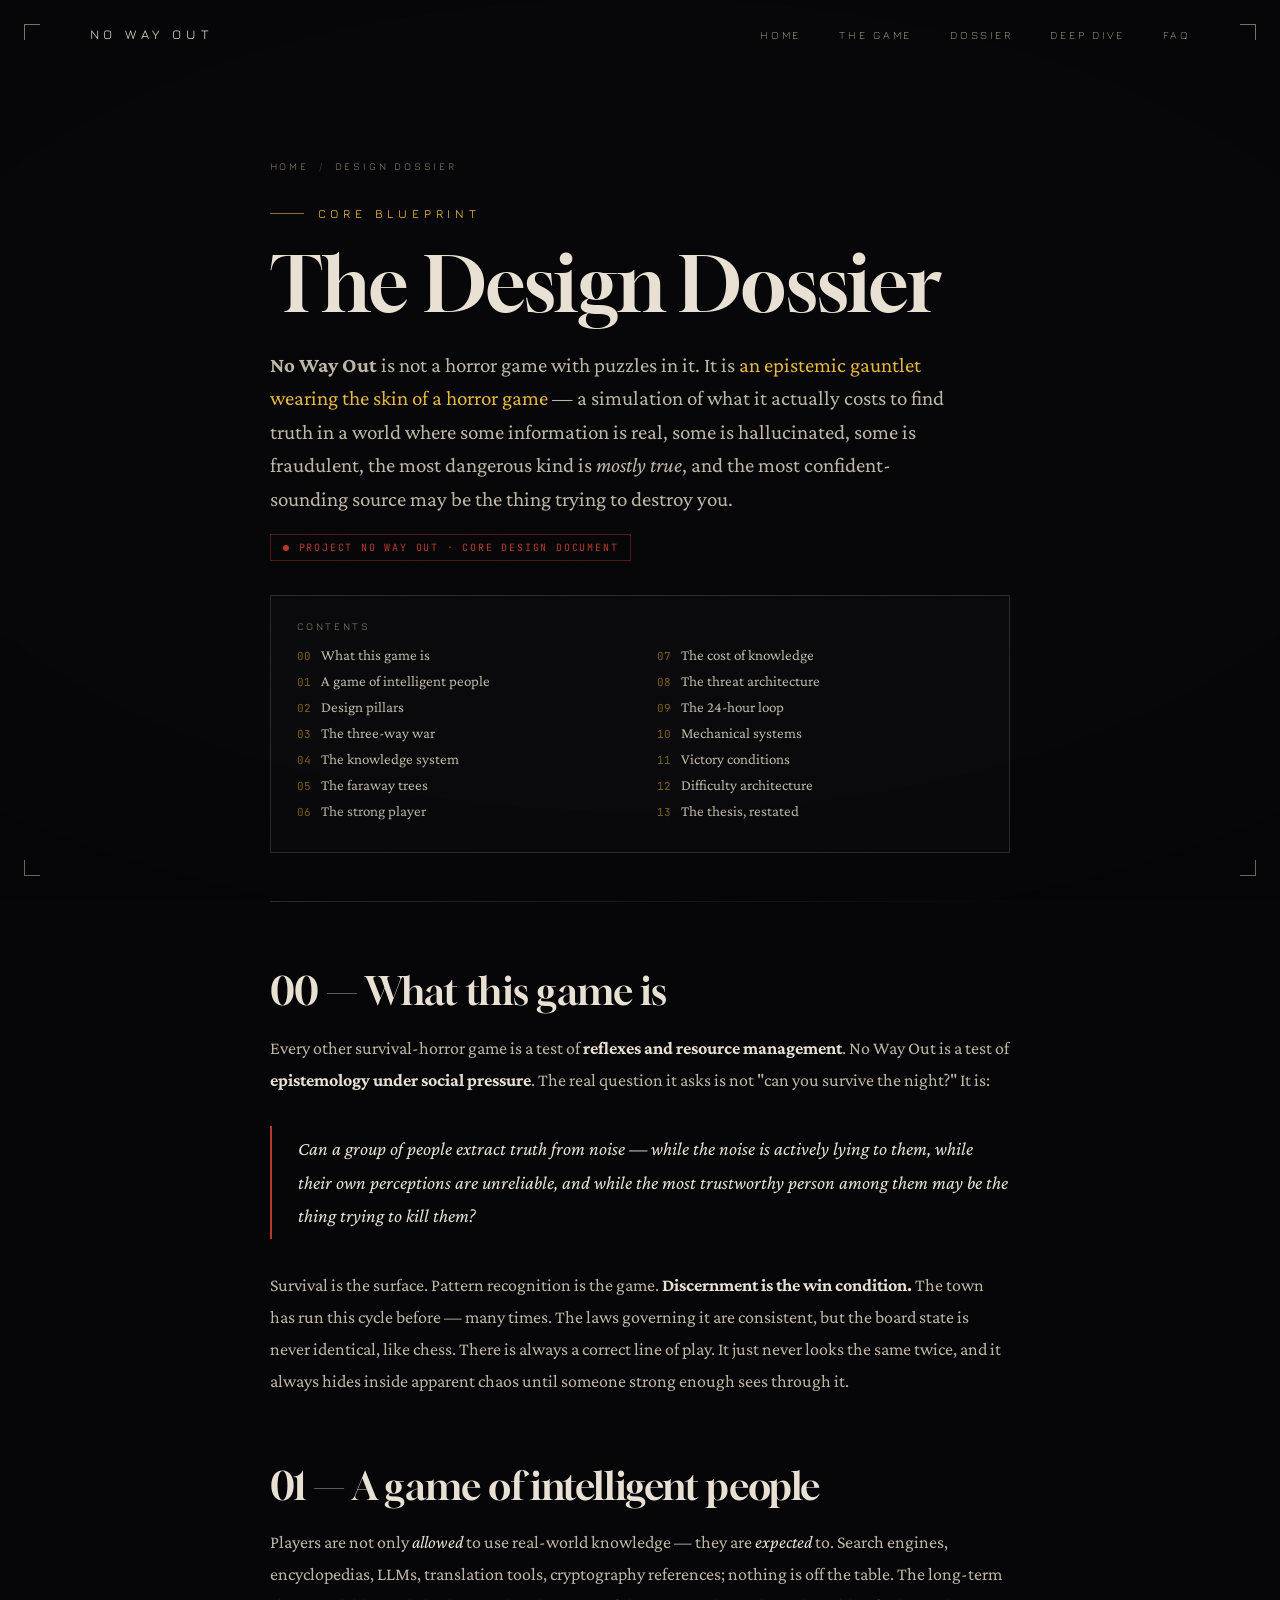
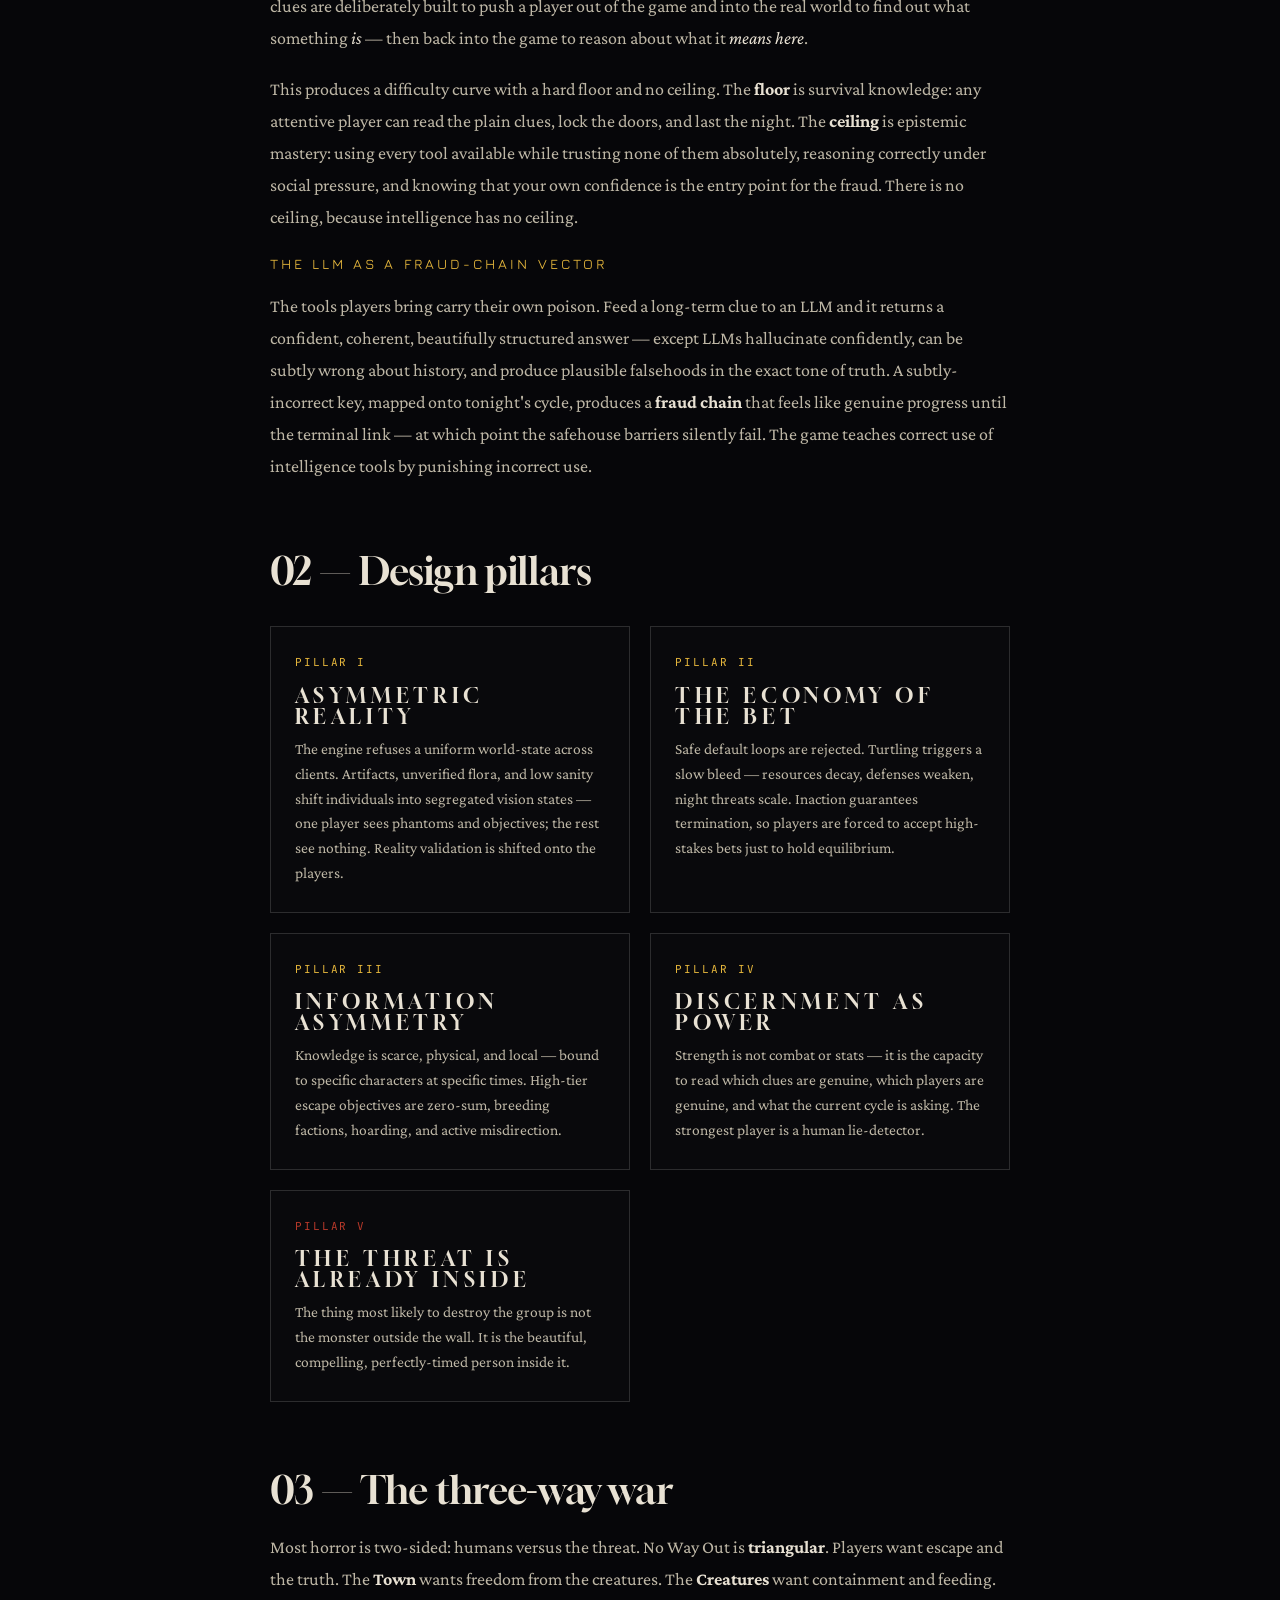
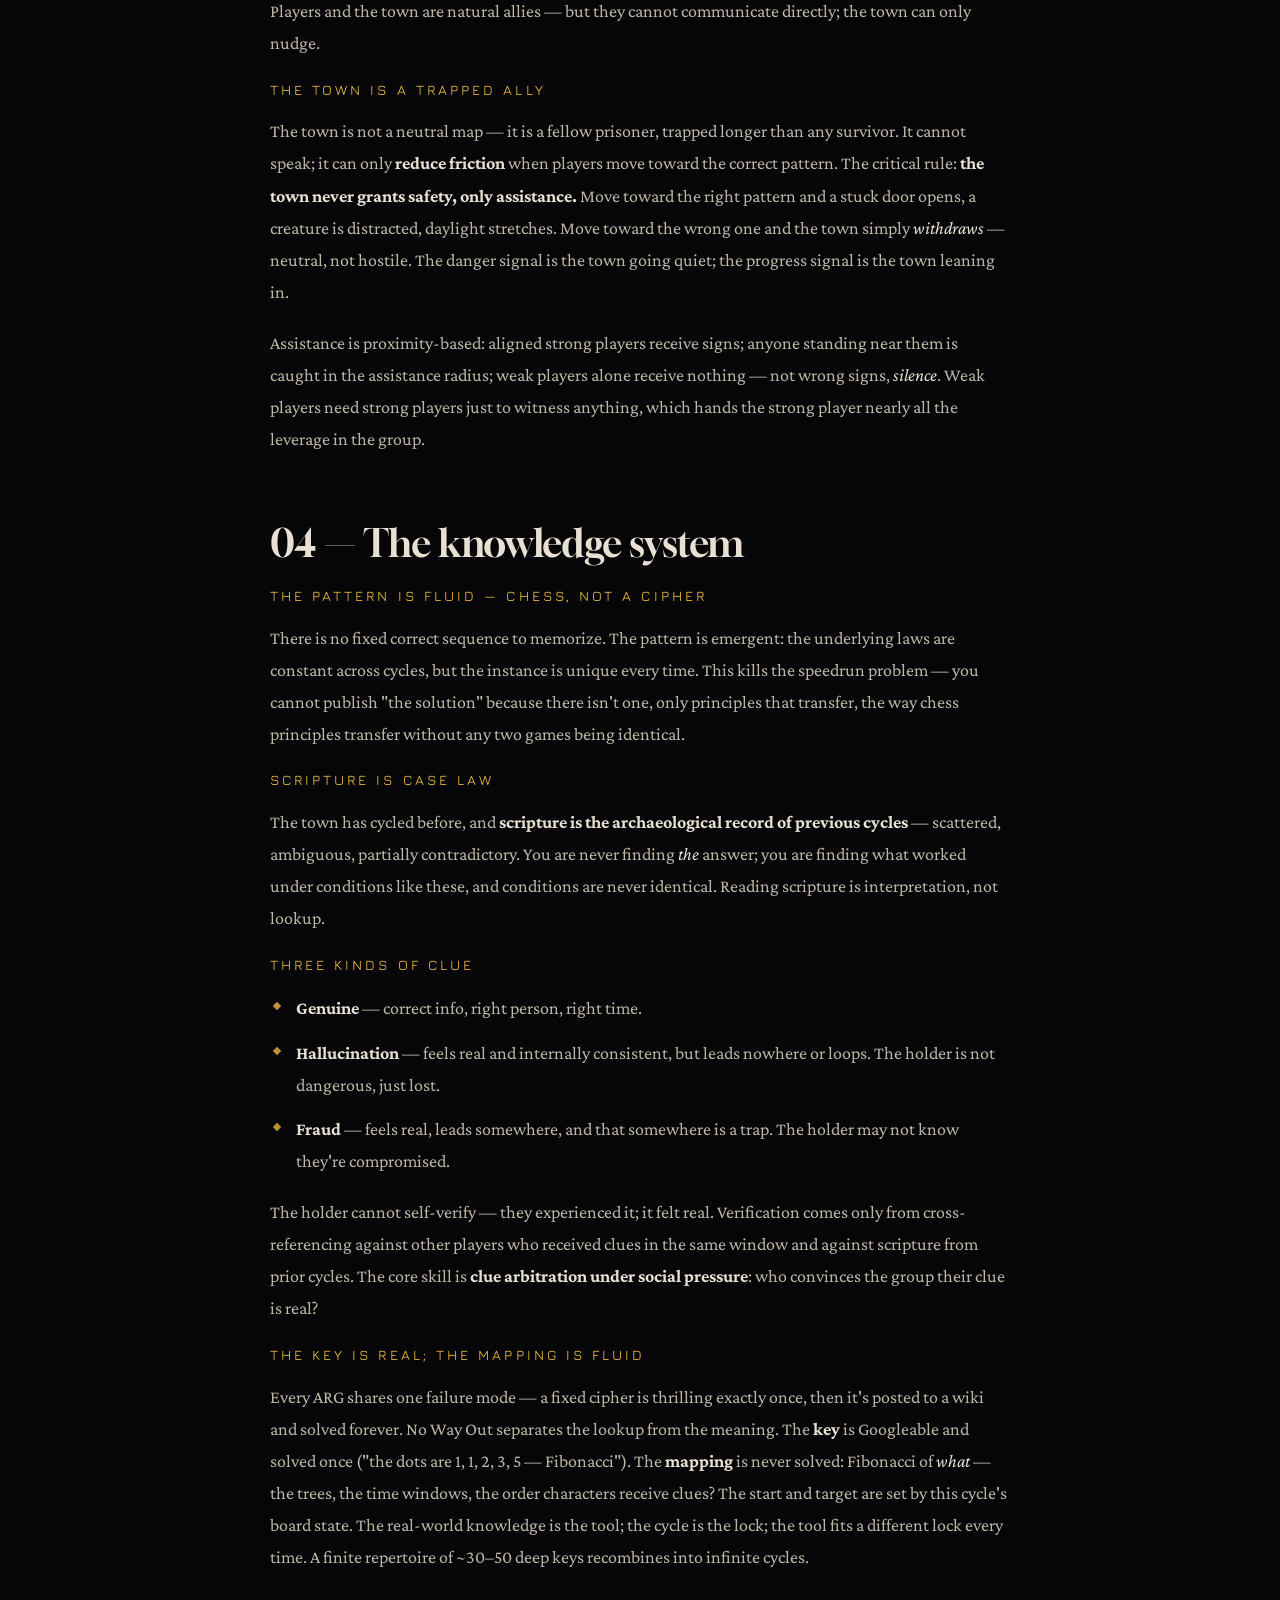
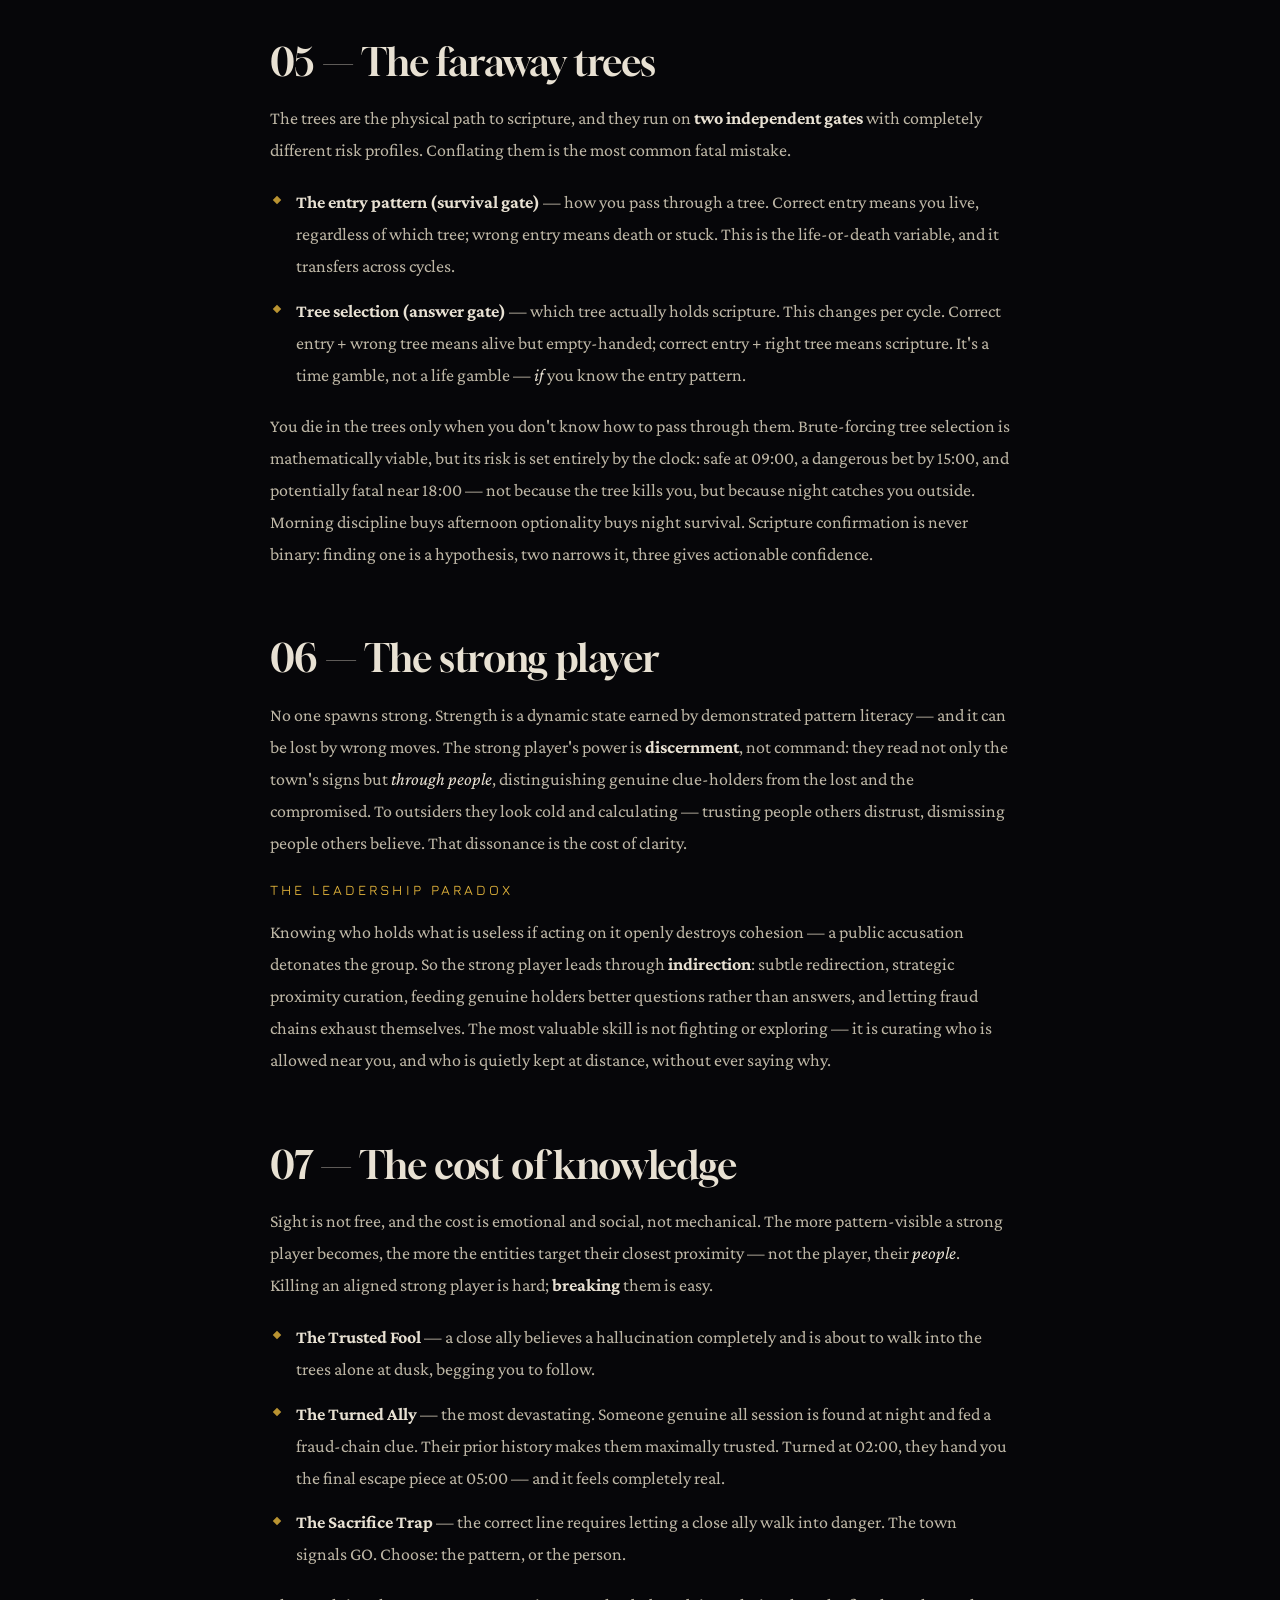
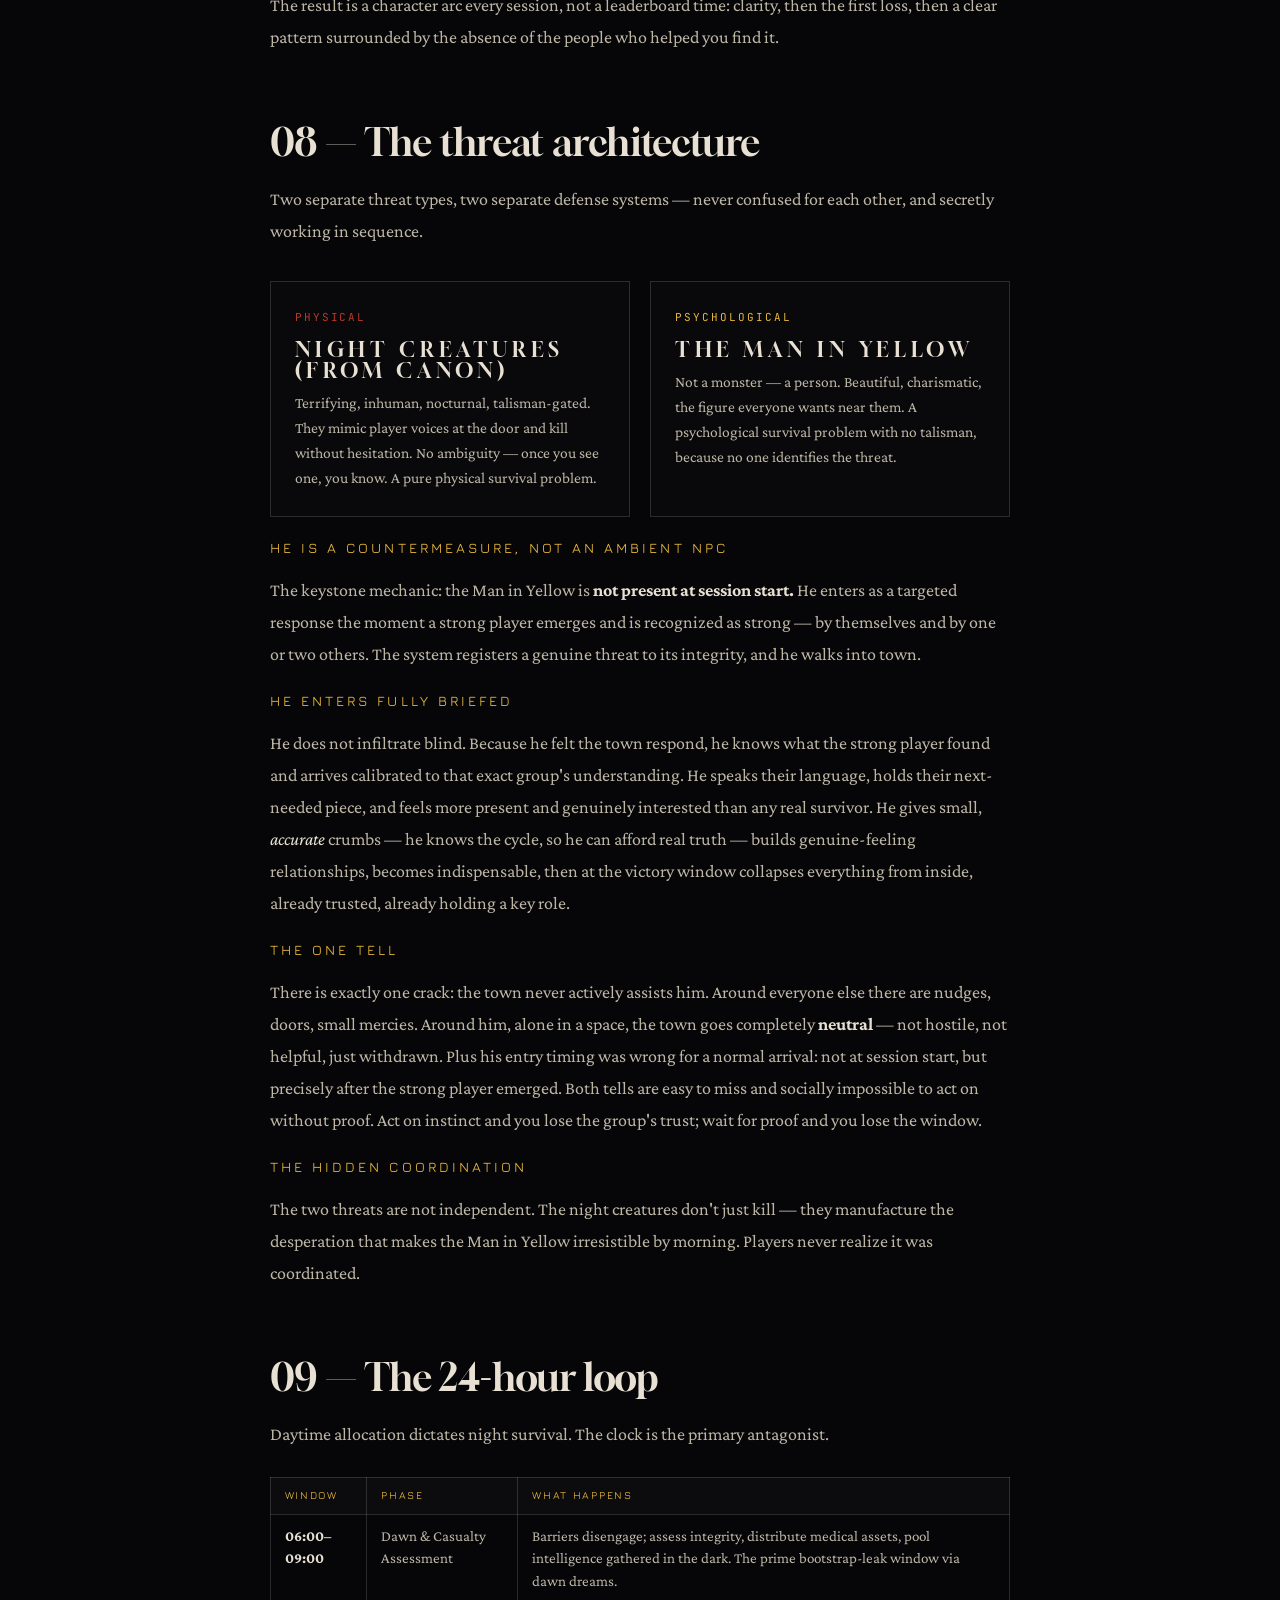
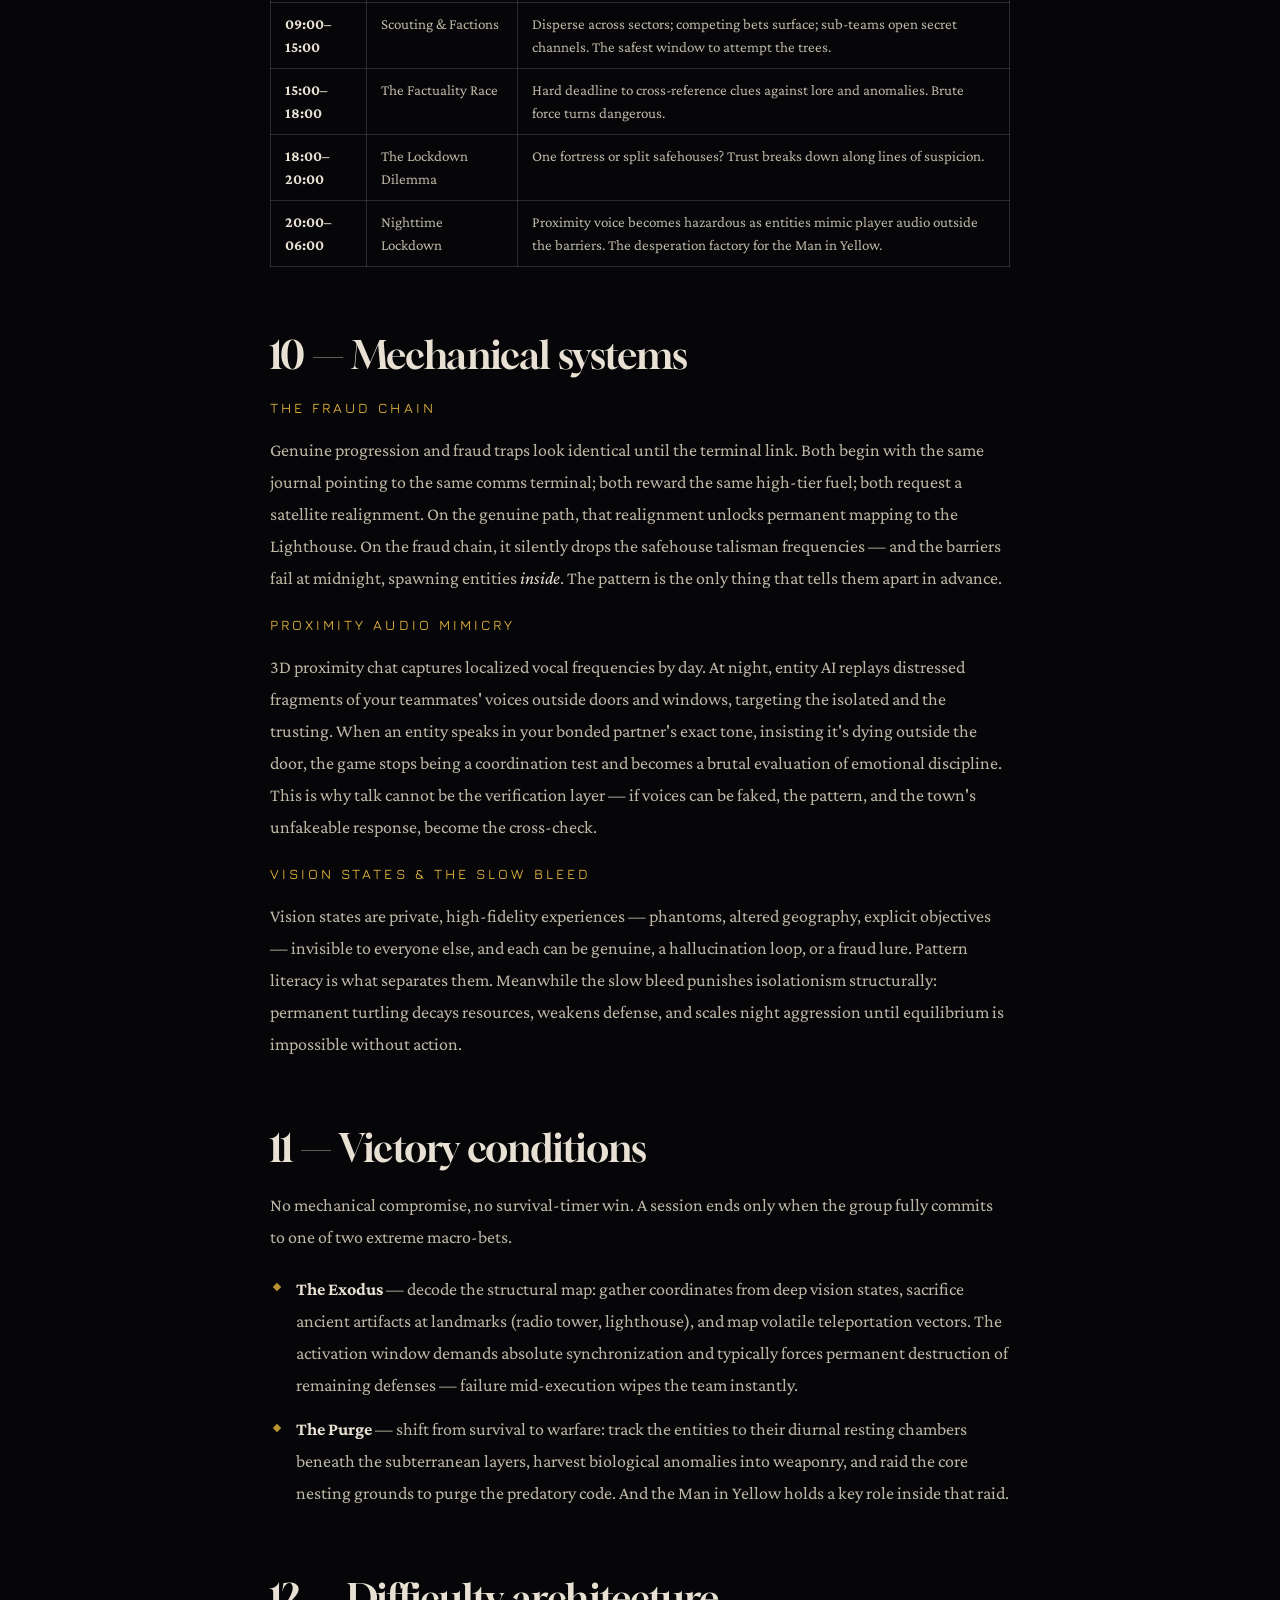
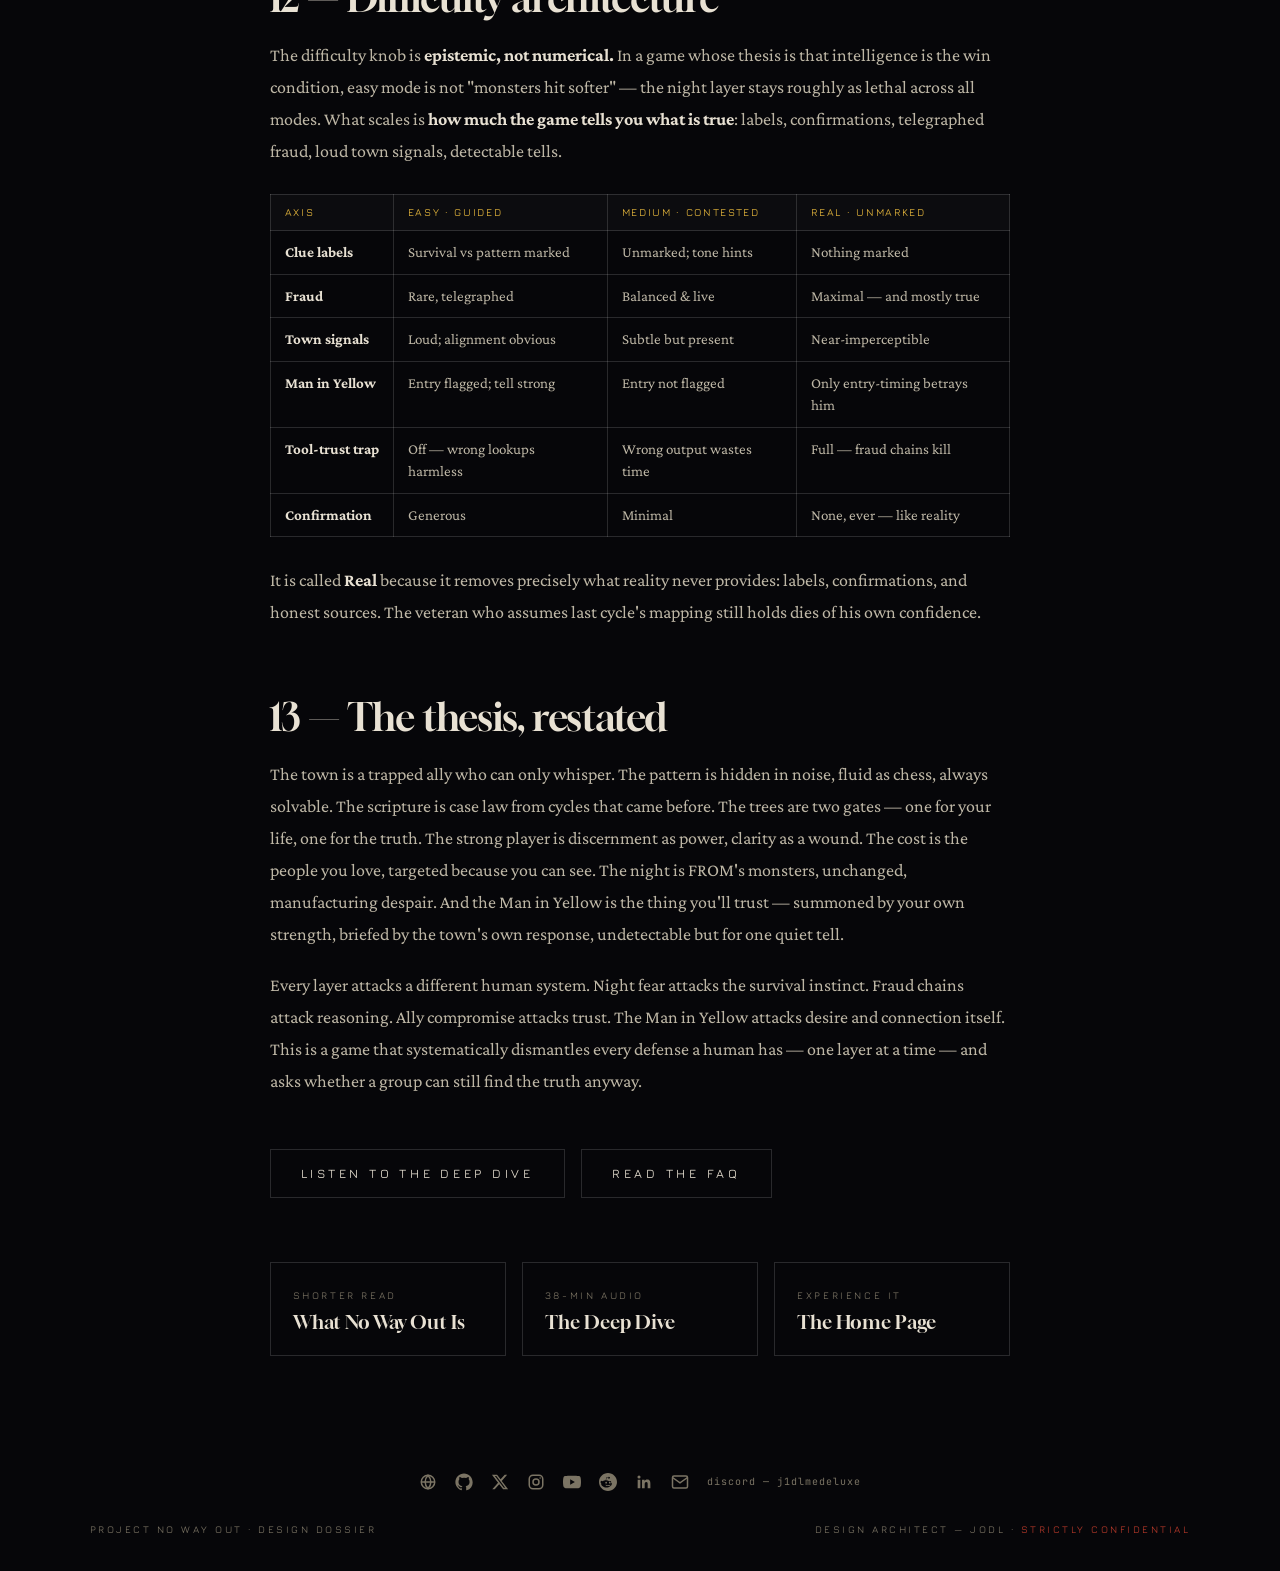
<file: dossier.html>
<!DOCTYPE html>
<html lang="en">
<head>
<meta charset="UTF-8">
<meta name="viewport" content="width=device-width, initial-scale=1.0">
<title>No Way Out — Design Dossier | Full Game Design Document</title>
<meta name="description" content="The complete design dossier for No Way Out — a FROM-inspired psychological horror and social-deduction game where epistemology is the win condition. Pillars, the three-way war, the knowledge system, the Man in Yellow, and difficulty as epistemic scaffolding.">
<meta name="keywords" content="No Way Out design document, No Way Out game design, psychological horror game design, epistemic horror, social deduction horror, FROM inspired game, the Man in Yellow, fraud chain, vision states, asymmetric horror">
<meta name="author" content="JodLx Studio — Hriddhish Ranjan Sarkar">
<meta name="robots" content="index, follow, max-image-preview:large, max-snippet:-1">
<meta name="theme-color" content="#0a0a0d">
<meta name="color-scheme" content="dark">
<link rel="canonical" href="https://nowayout.jodlx.in/dossier.html">

<meta property="og:type" content="article">
<meta property="og:site_name" content="No Way Out">
<meta property="og:title" content="No Way Out — The Design Dossier">
<meta property="og:description" content="The complete design of No Way Out: an epistemic gauntlet wearing the skin of a horror game. Pillars, the three-way war, the Man in Yellow, difficulty as scaffolding.">
<meta property="og:url" content="https://nowayout.jodlx.in/dossier.html">
<meta property="og:image" content="https://nowayout.jodlx.in/assets/og-image.png">
<meta property="og:image:width" content="1918">
<meta property="og:image:height" content="1078">
<meta property="og:locale" content="en_US">
<meta name="twitter:card" content="summary_large_image">
<meta name="twitter:site" content="@har_ddy">
<meta name="twitter:creator" content="@har_ddy">
<meta name="twitter:title" content="No Way Out — The Design Dossier">
<meta name="twitter:description" content="The complete design of No Way Out: an epistemic gauntlet wearing the skin of a horror game.">
<meta name="twitter:image" content="https://nowayout.jodlx.in/assets/og-image.png">

<link rel="icon" href="assets/favicon.svg" type="image/svg+xml">
<link rel="apple-touch-icon" href="assets/og-image.png">

<script type="application/ld+json">
{
  "@context": "https://schema.org",
  "@graph": [
    {
      "@type": "BreadcrumbList",
      "itemListElement": [
        { "@type": "ListItem", "position": 1, "name": "Home", "item": "https://nowayout.jodlx.in/" },
        { "@type": "ListItem", "position": 2, "name": "Design Dossier", "item": "https://nowayout.jodlx.in/dossier.html" }
      ]
    },
    {
      "@type": "Article",
      "headline": "No Way Out — The Design Dossier",
      "description": "The complete public design document for No Way Out: an asymmetric psychological horror and social-deduction game where discerning truth under social pressure is the win condition.",
      "image": "https://nowayout.jodlx.in/assets/og-image.png",
      "author": { "@type": "Person", "name": "Hriddhish Ranjan Sarkar", "url": "https://portfolio.jodlx.in/" },
      "publisher": { "@type": "Organization", "name": "JodLx Studio", "url": "https://nowayout.jodlx.in/" },
      "mainEntityOfPage": "https://nowayout.jodlx.in/dossier.html",
      "about": { "@type": "VideoGame", "name": "No Way Out", "url": "https://nowayout.jodlx.in/" },
      "articleSection": ["Design pillars", "The three-way war", "The knowledge system", "Threat architecture", "Difficulty"],
      "inLanguage": "en"
    }
  ]
}
</script>

<link rel="stylesheet" href="assets/style.css">
<link rel="stylesheet" href="assets/sections.css">
<link rel="stylesheet" href="assets/pages.css">
</head>
<body data-cycle-phase="night">

<div class="grain"></div>
<div class="vignette-fixed"></div>
<div class="corner-frame tl"></div><div class="corner-frame tr"></div>
<div class="corner-frame bl"></div><div class="corner-frame br"></div>

<nav class="nav">
  <a class="nav-mark" href="index.html">NO WAY OUT</a>
  <div class="nav-links">
    <a href="index.html">Home</a>
    <a href="game.html">The Game</a>
    <a href="dossier.html">Dossier</a>
    <a href="podcast.html">Deep Dive</a>
    <a href="faq.html">FAQ</a>
  </div>
</nav>

<main class="page-main">
  <nav class="crumbs" aria-label="Breadcrumb">
    <a href="index.html">Home</a><span class="sep">/</span><span>Design Dossier</span>
  </nav>

  <div class="page-kicker">Core Blueprint</div>
  <h1 class="page-title">The Design Dossier</h1>
  <p class="page-lede"><b>No Way Out</b> is not a horror game with puzzles in it. It is
    <span class="hl">an epistemic gauntlet wearing the skin of a horror game</span> — a simulation of what it
    actually costs to find truth in a world where some information is real, some is hallucinated, some is
    fraudulent, the most dangerous kind is <em>mostly true</em>, and the most confident-sounding source may be the
    thing trying to destroy you.</p>
  <div class="classified">Project No Way Out · Core Design Document</div>

  <div class="dossier-toc">
    <div class="toc-k">Contents</div>
    <ol>
      <li><a href="#thesis"><span class="num">00</span>What this game is</a></li>
      <li><a href="#intelligent"><span class="num">01</span>A game of intelligent people</a></li>
      <li><a href="#pillars"><span class="num">02</span>Design pillars</a></li>
      <li><a href="#war"><span class="num">03</span>The three-way war</a></li>
      <li><a href="#knowledge"><span class="num">04</span>The knowledge system</a></li>
      <li><a href="#trees"><span class="num">05</span>The faraway trees</a></li>
      <li><a href="#strong"><span class="num">06</span>The strong player</a></li>
      <li><a href="#cost"><span class="num">07</span>The cost of knowledge</a></li>
      <li><a href="#threat"><span class="num">08</span>The threat architecture</a></li>
      <li><a href="#loop"><span class="num">09</span>The 24-hour loop</a></li>
      <li><a href="#systems"><span class="num">10</span>Mechanical systems</a></li>
      <li><a href="#victory"><span class="num">11</span>Victory conditions</a></li>
      <li><a href="#difficulty"><span class="num">12</span>Difficulty architecture</a></li>
      <li><a href="#restated"><span class="num">13</span>The thesis, restated</a></li>
    </ol>
  </div>

  <div class="page-rule"></div>

  <article class="prose">
    <h2 id="thesis">00 — What this game is</h2>
    <p>Every other survival-horror game is a test of <b>reflexes and resource management</b>. No Way Out is a test of
      <b>epistemology under social pressure</b>. The real question it asks is not "can you survive the night?" It is:</p>
    <blockquote>Can a group of people extract truth from noise — while the noise is actively lying to them, while
      their own perceptions are unreliable, and while the most trustworthy person among them may be the thing trying to
      kill them?</blockquote>
    <p>Survival is the surface. Pattern recognition is the game. <b>Discernment is the win condition.</b> The town has
      run this cycle before — many times. The laws governing it are consistent, but the board state is never identical,
      like chess. There is always a correct line of play. It just never looks the same twice, and it always hides inside
      apparent chaos until someone strong enough sees through it.</p>

    <h2 id="intelligent">01 — A game of intelligent people</h2>
    <p>Players are not only <em>allowed</em> to use real-world knowledge — they are <em>expected</em> to. Search
      engines, encyclopedias, LLMs, translation tools, cryptography references; nothing is off the table. The long-term
      clues are deliberately built to push a player out of the game and into the real world to find out what something
      <em>is</em> — then back into the game to reason about what it <em>means here</em>.</p>
    <p>This produces a difficulty curve with a hard floor and no ceiling. The <b>floor</b> is survival knowledge: any
      attentive player can read the plain clues, lock the doors, and last the night. The <b>ceiling</b> is epistemic
      mastery: using every tool available while trusting none of them absolutely, reasoning correctly under social
      pressure, and knowing that your own confidence is the entry point for the fraud. There is no ceiling, because
      intelligence has no ceiling.</p>
    <h3>The LLM as a fraud-chain vector</h3>
    <p>The tools players bring carry their own poison. Feed a long-term clue to an LLM and it returns a confident,
      coherent, beautifully structured answer — except LLMs hallucinate confidently, can be subtly wrong about history,
      and produce plausible falsehoods in the exact tone of truth. A subtly-incorrect key, mapped onto tonight's cycle,
      produces a <b>fraud chain</b> that feels like genuine progress until the terminal link — at which point the
      safehouse barriers silently fail. The game teaches correct use of intelligence tools by punishing incorrect use.</p>

    <h2 id="pillars">02 — Design pillars</h2>
    <div class="card-grid">
      <div class="feature-card"><div class="fc-num">PILLAR I</div><h3>Asymmetric Reality</h3>
        <p>The engine refuses a uniform world-state across clients. Artifacts, unverified flora, and low sanity shift
          individuals into segregated vision states — one player sees phantoms and objectives; the rest see nothing.
          Reality validation is shifted onto the players.</p></div>
      <div class="feature-card"><div class="fc-num">PILLAR II</div><h3>The Economy of the Bet</h3>
        <p>Safe default loops are rejected. Turtling triggers a slow bleed — resources decay, defenses weaken, night
          threats scale. Inaction guarantees termination, so players are forced to accept high-stakes bets just to hold
          equilibrium.</p></div>
      <div class="feature-card"><div class="fc-num">PILLAR III</div><h3>Information Asymmetry</h3>
        <p>Knowledge is scarce, physical, and local — bound to specific characters at specific times. High-tier escape
          objectives are zero-sum, breeding factions, hoarding, and active misdirection.</p></div>
      <div class="feature-card"><div class="fc-num">PILLAR IV</div><h3>Discernment as Power</h3>
        <p>Strength is not combat or stats — it is the capacity to read which clues are genuine, which players are
          genuine, and what the current cycle is asking. The strongest player is a human lie-detector.</p></div>
      <div class="feature-card blood"><div class="fc-num">PILLAR V</div><h3>The Threat Is Already Inside</h3>
        <p>The thing most likely to destroy the group is not the monster outside the wall. It is the beautiful,
          compelling, perfectly-timed person inside it.</p></div>
    </div>

    <h2 id="war">03 — The three-way war</h2>
    <p>Most horror is two-sided: humans versus the threat. No Way Out is <b>triangular</b>. Players want escape and the
      truth. The <b>Town</b> wants freedom from the creatures. The <b>Creatures</b> want containment and feeding.
      Players and the town are natural allies — but they cannot communicate directly; the town can only nudge.</p>
    <h3>The town is a trapped ally</h3>
    <p>The town is not a neutral map — it is a fellow prisoner, trapped longer than any survivor. It cannot speak; it can
      only <b>reduce friction</b> when players move toward the correct pattern. The critical rule: <b>the town never
      grants safety, only assistance.</b> Move toward the right pattern and a stuck door opens, a creature is distracted,
      daylight stretches. Move toward the wrong one and the town simply <em>withdraws</em> — neutral, not hostile. The
      danger signal is the town going quiet; the progress signal is the town leaning in.</p>
    <p>Assistance is proximity-based: aligned strong players receive signs; anyone standing near them is caught in the
      assistance radius; weak players alone receive nothing — not wrong signs, <em>silence</em>. Weak players need
      strong players just to witness anything, which hands the strong player nearly all the leverage in the group.</p>

    <h2 id="knowledge">04 — The knowledge system</h2>
    <h3>The pattern is fluid — chess, not a cipher</h3>
    <p>There is no fixed correct sequence to memorize. The pattern is emergent: the underlying laws are constant across
      cycles, but the instance is unique every time. This kills the speedrun problem — you cannot publish "the solution"
      because there isn't one, only principles that transfer, the way chess principles transfer without any two games
      being identical.</p>
    <h3>Scripture is case law</h3>
    <p>The town has cycled before, and <b>scripture is the archaeological record of previous cycles</b> — scattered,
      ambiguous, partially contradictory. You are never finding <em>the</em> answer; you are finding what worked under
      conditions like these, and conditions are never identical. Reading scripture is interpretation, not lookup.</p>
    <h3>Three kinds of clue</h3>
    <ul>
      <li><b>Genuine</b> — correct info, right person, right time.</li>
      <li><b>Hallucination</b> — feels real and internally consistent, but leads nowhere or loops. The holder is not
        dangerous, just lost.</li>
      <li><b>Fraud</b> — feels real, leads somewhere, and that somewhere is a trap. The holder may not know they're
        compromised.</li>
    </ul>
    <p>The holder cannot self-verify — they experienced it; it felt real. Verification comes only from cross-referencing
      against other players who received clues in the same window and against scripture from prior cycles. The core skill
      is <b>clue arbitration under social pressure</b>: who convinces the group their clue is real?</p>
    <h3>The key is real; the mapping is fluid</h3>
    <p>Every ARG shares one failure mode — a fixed cipher is thrilling exactly once, then it's posted to a wiki and
      solved forever. No Way Out separates the lookup from the meaning. The <b>key</b> is Googleable and solved once
      ("the dots are 1, 1, 2, 3, 5 — Fibonacci"). The <b>mapping</b> is never solved: Fibonacci of <em>what</em> — the
      trees, the time windows, the order characters receive clues? The start and target are set by this cycle's board
      state. The real-world knowledge is the tool; the cycle is the lock; the tool fits a different lock every time. A
      finite repertoire of ~30–50 deep keys recombines into infinite cycles.</p>

    <h2 id="trees">05 — The faraway trees</h2>
    <p>The trees are the physical path to scripture, and they run on <b>two independent gates</b> with completely
      different risk profiles. Conflating them is the most common fatal mistake.</p>
    <ul>
      <li><b>The entry pattern (survival gate)</b> — how you pass through a tree. Correct entry means you live,
        regardless of which tree; wrong entry means death or stuck. This is the life-or-death variable, and it transfers
        across cycles.</li>
      <li><b>Tree selection (answer gate)</b> — which tree actually holds scripture. This changes per cycle. Correct
        entry + wrong tree means alive but empty-handed; correct entry + right tree means scripture. It's a time gamble,
        not a life gamble — <em>if</em> you know the entry pattern.</li>
    </ul>
    <p>You die in the trees only when you don't know how to pass through them. Brute-forcing tree selection is
      mathematically viable, but its risk is set entirely by the clock: safe at 09:00, a dangerous bet by 15:00, and
      potentially fatal near 18:00 — not because the tree kills you, but because night catches you outside. Morning
      discipline buys afternoon optionality buys night survival. Scripture confirmation is never binary: finding one is a
      hypothesis, two narrows it, three gives actionable confidence.</p>

    <h2 id="strong">06 — The strong player</h2>
    <p>No one spawns strong. Strength is a dynamic state earned by demonstrated pattern literacy — and it can be lost by
      wrong moves. The strong player's power is <b>discernment</b>, not command: they read not only the town's signs but
      <em>through people</em>, distinguishing genuine clue-holders from the lost and the compromised. To outsiders they
      look cold and calculating — trusting people others distrust, dismissing people others believe. That dissonance is
      the cost of clarity.</p>
    <h3>The leadership paradox</h3>
    <p>Knowing who holds what is useless if acting on it openly destroys cohesion — a public accusation detonates the
      group. So the strong player leads through <b>indirection</b>: subtle redirection, strategic proximity curation,
      feeding genuine holders better questions rather than answers, and letting fraud chains exhaust themselves. The most
      valuable skill is not fighting or exploring — it is curating who is allowed near you, and who is quietly kept at
      distance, without ever saying why.</p>

    <h2 id="cost">07 — The cost of knowledge</h2>
    <p>Sight is not free, and the cost is emotional and social, not mechanical. The more pattern-visible a strong player
      becomes, the more the entities target their closest proximity — not the player, their <em>people</em>. Killing an
      aligned strong player is hard; <b>breaking</b> them is easy.</p>
    <ul>
      <li><b>The Trusted Fool</b> — a close ally believes a hallucination completely and is about to walk into the trees
        alone at dusk, begging you to follow.</li>
      <li><b>The Turned Ally</b> — the most devastating. Someone genuine all session is found at night and fed a
        fraud-chain clue. Their prior history makes them maximally trusted. Turned at 02:00, they hand you the final
        escape piece at 05:00 — and it feels completely real.</li>
      <li><b>The Sacrifice Trap</b> — the correct line requires letting a close ally walk into danger. The town signals
        GO. Choose: the pattern, or the person.</li>
    </ul>
    <p>The result is a character arc every session, not a leaderboard time: clarity, then the first loss, then a clear
      pattern surrounded by the absence of the people who helped you find it.</p>

    <h2 id="threat">08 — The threat architecture</h2>
    <p>Two separate threat types, two separate defense systems — never confused for each other, and secretly working in
      sequence.</p>
    <div class="card-grid">
      <div class="feature-card blood"><div class="fc-num">PHYSICAL</div><h3>Night Creatures (FROM canon)</h3>
        <p>Terrifying, inhuman, nocturnal, talisman-gated. They mimic player voices at the door and kill without
          hesitation. No ambiguity — once you see one, you know. A pure physical survival problem.</p></div>
      <div class="feature-card"><div class="fc-num">PSYCHOLOGICAL</div><h3>The Man in Yellow</h3>
        <p>Not a monster — a person. Beautiful, charismatic, the figure everyone wants near them. A psychological
          survival problem with no talisman, because no one identifies the threat.</p></div>
    </div>
    <h3>He is a countermeasure, not an ambient NPC</h3>
    <p>The keystone mechanic: the Man in Yellow is <b>not present at session start.</b> He enters as a targeted response
      the moment a strong player emerges and is recognized as strong — by themselves and by one or two others. The system
      registers a genuine threat to its integrity, and he walks into town.</p>
    <h3>He enters fully briefed</h3>
    <p>He does not infiltrate blind. Because he felt the town respond, he knows what the strong player found and arrives
      calibrated to that exact group's understanding. He speaks their language, holds their next-needed piece, and feels
      more present and genuinely interested than any real survivor. He gives small, <em>accurate</em> crumbs — he knows
      the cycle, so he can afford real truth — builds genuine-feeling relationships, becomes indispensable, then at the
      victory window collapses everything from inside, already trusted, already holding a key role.</p>
    <h3>The one tell</h3>
    <p>There is exactly one crack: the town never actively assists him. Around everyone else there are nudges, doors,
      small mercies. Around him, alone in a space, the town goes completely <b>neutral</b> — not hostile, not helpful,
      just withdrawn. Plus his entry timing was wrong for a normal arrival: not at session start, but precisely after
      the strong player emerged. Both tells are easy to miss and socially impossible to act on without proof. Act on
      instinct and you lose the group's trust; wait for proof and you lose the window.</p>
    <h3>The hidden coordination</h3>
    <p>The two threats are not independent. The night creatures don't just kill — they manufacture the desperation that
      makes the Man in Yellow irresistible by morning. Players never realize it was coordinated.</p>

    <h2 id="loop">09 — The 24-hour loop</h2>
    <p>Daytime allocation dictates night survival. The clock is the primary antagonist.</p>
    <div class="table-wrap"><table>
      <thead><tr><th>Window</th><th>Phase</th><th>What happens</th></tr></thead>
      <tbody>
        <tr><td><b>06:00–09:00</b></td><td>Dawn &amp; Casualty Assessment</td><td>Barriers disengage; assess integrity, distribute medical assets, pool intelligence gathered in the dark. The prime bootstrap-leak window via dawn dreams.</td></tr>
        <tr><td><b>09:00–15:00</b></td><td>Scouting &amp; Factions</td><td>Disperse across sectors; competing bets surface; sub-teams open secret channels. The safest window to attempt the trees.</td></tr>
        <tr><td><b>15:00–18:00</b></td><td>The Factuality Race</td><td>Hard deadline to cross-reference clues against lore and anomalies. Brute force turns dangerous.</td></tr>
        <tr><td><b>18:00–20:00</b></td><td>The Lockdown Dilemma</td><td>One fortress or split safehouses? Trust breaks down along lines of suspicion.</td></tr>
        <tr><td><b>20:00–06:00</b></td><td>Nighttime Lockdown</td><td>Proximity voice becomes hazardous as entities mimic player audio outside the barriers. The desperation factory for the Man in Yellow.</td></tr>
      </tbody>
    </table></div>

    <h2 id="systems">10 — Mechanical systems</h2>
    <h3>The fraud chain</h3>
    <p>Genuine progression and fraud traps look identical until the terminal link. Both begin with the same journal
      pointing to the same comms terminal; both reward the same high-tier fuel; both request a satellite realignment. On
      the genuine path, that realignment unlocks permanent mapping to the Lighthouse. On the fraud chain, it silently
      drops the safehouse talisman frequencies — and the barriers fail at midnight, spawning entities <em>inside</em>.
      The pattern is the only thing that tells them apart in advance.</p>
    <h3>Proximity audio mimicry</h3>
    <p>3D proximity chat captures localized vocal frequencies by day. At night, entity AI replays distressed fragments
      of your teammates' voices outside doors and windows, targeting the isolated and the trusting. When an entity speaks
      in your bonded partner's exact tone, insisting it's dying outside the door, the game stops being a coordination
      test and becomes a brutal evaluation of emotional discipline. This is why talk cannot be the verification layer —
      if voices can be faked, the pattern, and the town's unfakeable response, become the cross-check.</p>
    <h3>Vision states &amp; the slow bleed</h3>
    <p>Vision states are private, high-fidelity experiences — phantoms, altered geography, explicit objectives —
      invisible to everyone else, and each can be genuine, a hallucination loop, or a fraud lure. Pattern literacy is
      what separates them. Meanwhile the slow bleed punishes isolationism structurally: permanent turtling decays
      resources, weakens defense, and scales night aggression until equilibrium is impossible without action.</p>

    <h2 id="victory">11 — Victory conditions</h2>
    <p>No mechanical compromise, no survival-timer win. A session ends only when the group fully commits to one of two
      extreme macro-bets.</p>
    <ul>
      <li><b>The Exodus</b> — decode the structural map: gather coordinates from deep vision states, sacrifice ancient
        artifacts at landmarks (radio tower, lighthouse), and map volatile teleportation vectors. The activation window
        demands absolute synchronization and typically forces permanent destruction of remaining defenses — failure
        mid-execution wipes the team instantly.</li>
      <li><b>The Purge</b> — shift from survival to warfare: track the entities to their diurnal resting chambers
        beneath the subterranean layers, harvest biological anomalies into weaponry, and raid the core nesting grounds
        to purge the predatory code. And the Man in Yellow holds a key role inside that raid.</li>
    </ul>

    <h2 id="difficulty">12 — Difficulty architecture</h2>
    <p>The difficulty knob is <b>epistemic, not numerical.</b> In a game whose thesis is that intelligence is the win
      condition, easy mode is not "monsters hit softer" — the night layer stays roughly as lethal across all modes. What
      scales is <b>how much the game tells you what is true</b>: labels, confirmations, telegraphed fraud, loud town
      signals, detectable tells.</p>
    <div class="table-wrap"><table>
      <thead><tr><th>Axis</th><th>Easy · Guided</th><th>Medium · Contested</th><th>Real · Unmarked</th></tr></thead>
      <tbody>
        <tr><td><b>Clue labels</b></td><td>Survival vs pattern marked</td><td>Unmarked; tone hints</td><td>Nothing marked</td></tr>
        <tr><td><b>Fraud</b></td><td>Rare, telegraphed</td><td>Balanced &amp; live</td><td>Maximal — and mostly true</td></tr>
        <tr><td><b>Town signals</b></td><td>Loud; alignment obvious</td><td>Subtle but present</td><td>Near-imperceptible</td></tr>
        <tr><td><b>Man in Yellow</b></td><td>Entry flagged; tell strong</td><td>Entry not flagged</td><td>Only entry-timing betrays him</td></tr>
        <tr><td><b>Tool-trust trap</b></td><td>Off — wrong lookups harmless</td><td>Wrong output wastes time</td><td>Full — fraud chains kill</td></tr>
        <tr><td><b>Confirmation</b></td><td>Generous</td><td>Minimal</td><td>None, ever — like reality</td></tr>
      </tbody>
    </table></div>
    <p>It is called <b>Real</b> because it removes precisely what reality never provides: labels, confirmations, and
      honest sources. The veteran who assumes last cycle's mapping still holds dies of his own confidence.</p>

    <h2 id="restated">13 — The thesis, restated</h2>
    <p>The town is a trapped ally who can only whisper. The pattern is hidden in noise, fluid as chess, always solvable.
      The scripture is case law from cycles that came before. The trees are two gates — one for your life, one for the
      truth. The strong player is discernment as power, clarity as a wound. The cost is the people you love, targeted
      because you can see. The night is FROM's monsters, unchanged, manufacturing despair. And the Man in Yellow is the
      thing you'll trust — summoned by your own strength, briefed by the town's own response, undetectable but for one
      quiet tell.</p>
    <p>Every layer attacks a different human system. Night fear attacks the survival instinct. Fraud chains attack
      reasoning. Ally compromise attacks trust. The Man in Yellow attacks desire and connection itself. This is a game
      that systematically dismantles every defense a human has — one layer at a time — and asks whether a group can still
      find the truth anyway.</p>
  </article>

  <div class="page-cta">
    <a href="podcast.html" class="btn">Listen to the Deep Dive</a>
    <a href="faq.html" class="btn ghost">Read the FAQ</a>
  </div>

  <div class="related">
    <a href="game.html"><span class="r-k">Shorter read</span><span class="r-t">What No Way Out Is</span></a>
    <a href="podcast.html"><span class="r-k">38-min audio</span><span class="r-t">The Deep Dive</span></a>
    <a href="index.html"><span class="r-k">Experience it</span><span class="r-t">The Home Page</span></a>
  </div>
</main>

<footer>
  <nav class="footer-socials" aria-label="Connect with the developer">
    <a href="https://portfolio.jodlx.in/" target="_blank" rel="me noopener noreferrer" title="Portfolio" aria-label="Portfolio"><svg viewBox="0 0 24 24" fill="none" stroke="currentColor" stroke-width="2" width="18" height="18"><circle cx="12" cy="12" r="9"/><path d="M3 12h18"/><path d="M12 3c2.5 2.6 3.8 5.7 3.8 9s-1.3 6.4-3.8 9c-2.5-2.6-3.8-5.7-3.8-9S9.5 5.6 12 3z"/></svg></a>
    <a href="https://github.com/JodLHarDxD/no-way-out" target="_blank" rel="me noopener noreferrer" title="GitHub" aria-label="GitHub"><svg viewBox="0 0 24 24" fill="currentColor" width="18" height="18"><path d="M12 .5C5.73.5.5 5.74.5 12.02c0 5.08 3.29 9.39 7.86 10.91.58.11.79-.25.79-.55v-2.02c-3.2.7-3.87-1.37-3.87-1.37-.52-1.33-1.28-1.68-1.28-1.68-1.05-.72.08-.7.08-.7 1.16.08 1.77 1.2 1.77 1.2 1.03 1.77 2.7 1.26 3.36.97.1-.75.4-1.27.73-1.56-2.55-.29-5.23-1.28-5.23-5.7 0-1.26.45-2.28 1.18-3.08-.12-.29-.51-1.46.11-3.05 0 0 .97-.31 3.17 1.18a11 11 0 0 1 5.77 0c2.2-1.49 3.17-1.18 3.17-1.18.62 1.59.23 2.76.11 3.05.74.8 1.18 1.82 1.18 3.08 0 4.43-2.69 5.4-5.25 5.69.41.36.77 1.06.77 2.14v3.17c0 .31.21.67.8.55A10.53 10.53 0 0 0 23.5 12.02C23.5 5.74 18.27.5 12 .5z"/></svg></a>
    <a href="https://x.com/har_ddy" target="_blank" rel="me noopener noreferrer" title="X / Twitter" aria-label="X / Twitter"><svg viewBox="0 0 24 24" fill="currentColor" width="18" height="18"><path d="M18.244 2.25h3.308l-7.227 8.26 8.502 11.24H16.17l-5.214-6.817L4.99 21.75H1.68l7.73-8.835L1.254 2.25H8.08l4.713 6.231zm-1.161 17.52h1.833L7.084 4.126H5.117z"/></svg></a>
    <a href="https://www.instagram.com/jodlxhrs_/" target="_blank" rel="me noopener noreferrer" title="Instagram" aria-label="Instagram"><svg viewBox="0 0 24 24" fill="none" stroke="currentColor" stroke-width="2" width="18" height="18"><rect x="3" y="3" width="18" height="18" rx="5"/><circle cx="12" cy="12" r="4"/><circle cx="17.5" cy="6.5" r="1" fill="currentColor" stroke="none"/></svg></a>
    <a href="https://www.youtube.com/@JodLHrs" target="_blank" rel="me noopener noreferrer" title="YouTube" aria-label="YouTube"><svg viewBox="0 0 24 24" fill="currentColor" width="18" height="18"><path d="M23.5 6.2a3.02 3.02 0 0 0-2.12-2.14C19.5 3.55 12 3.55 12 3.55s-7.5 0-9.38.51A3.02 3.02 0 0 0 .5 6.2 31.5 31.5 0 0 0 0 12a31.5 31.5 0 0 0 .5 5.8 3.02 3.02 0 0 0 2.12 2.14c1.88.51 9.38.51 9.38.51s7.5 0 9.38-.51a3.02 3.02 0 0 0 2.12-2.14A31.5 31.5 0 0 0 24 12a31.5 31.5 0 0 0-.5-5.8zM9.55 15.57V8.43L15.82 12l-6.27 3.57z"/></svg></a>
    <a href="https://www.reddit.com/user/JodlxHrs/" target="_blank" rel="me noopener noreferrer" title="Reddit" aria-label="Reddit"><svg viewBox="0 0 24 24" fill="currentColor" width="18" height="18"><path d="M12 0C5.37 0 0 5.37 0 12c0 6.63 5.37 12 12 12s12-5.37 12-12C24 5.37 18.63 0 12 0zm5.01 13.47c.04.26.06.53.06.8 0 2.73-3.18 4.94-7.1 4.94s-7.1-2.21-7.1-4.94c0-.28.02-.55.07-.82a1.6 1.6 0 0 1-.92-1.45 1.6 1.6 0 0 1 2.72-1.15 7.83 7.83 0 0 1 4.21-1.33l.8-3.76 2.61.56a1.13 1.13 0 1 1 .14.56l-2.34-.5-.71 3.36a7.82 7.82 0 0 1 4.15 1.33 1.6 1.6 0 0 1 2.72 1.16c0 .63-.37 1.18-.92 1.43zM8.4 12.9a1.13 1.13 0 1 0 2.26 0 1.13 1.13 0 0 0-2.26 0zm6.32 2.86c-.74.74-2.27.8-2.72.8-.45 0-1.98-.06-2.72-.8a.3.3 0 0 0-.42.42c.93.93 2.72 1 3.14 1 .42 0 2.21-.07 3.14-1a.3.3 0 1 0-.42-.42zm-.34-1.73a1.13 1.13 0 1 0 0-2.26 1.13 1.13 0 0 0 0 2.26z"/></svg></a>
    <a href="https://www.linkedin.com/in/hriddhish-ranjan-sarkar/" target="_blank" rel="me noopener noreferrer" title="LinkedIn" aria-label="LinkedIn"><svg viewBox="0 0 24 24" fill="currentColor" width="18" height="18"><path d="M20.45 20.45h-3.55v-5.57c0-1.33-.02-3.04-1.85-3.04-1.85 0-2.13 1.44-2.13 2.94v5.67H9.36V9.01h3.41v1.56h.05c.48-.9 1.65-1.85 3.39-1.85 3.62 0 4.29 2.38 4.29 5.48v6.25zM5.34 7.43a2.06 2.06 0 1 1 0-4.12 2.06 2.06 0 0 1 0 4.12zM7.12 20.45H3.56V9.01h3.56v11.44z"/></svg></a>
    <a href="mailto:jodl.hrs03@gmail.com" rel="me" title="Email" aria-label="Email"><svg viewBox="0 0 24 24" fill="none" stroke="currentColor" stroke-width="2" width="18" height="18"><path d="M4 4h16c1.1 0 2 .9 2 2v12c0 1.1-.9 2-2 2H4c-1.1 0-2-.9-2-2V6c0-1.1.9-2 2-2z"/><polyline points="22,6 12,13 2,6"/></svg></a>
    <span class="footer-disc">discord — j1dlmedeluxe</span>
  </nav>
  <span>Project No Way Out &middot; Design Dossier</span>
  <span>Design Architect — Jodl &middot; <span style="color:var(--blood)">Strictly Confidential</span></span>
</footer>

</body>
</html>
</file>
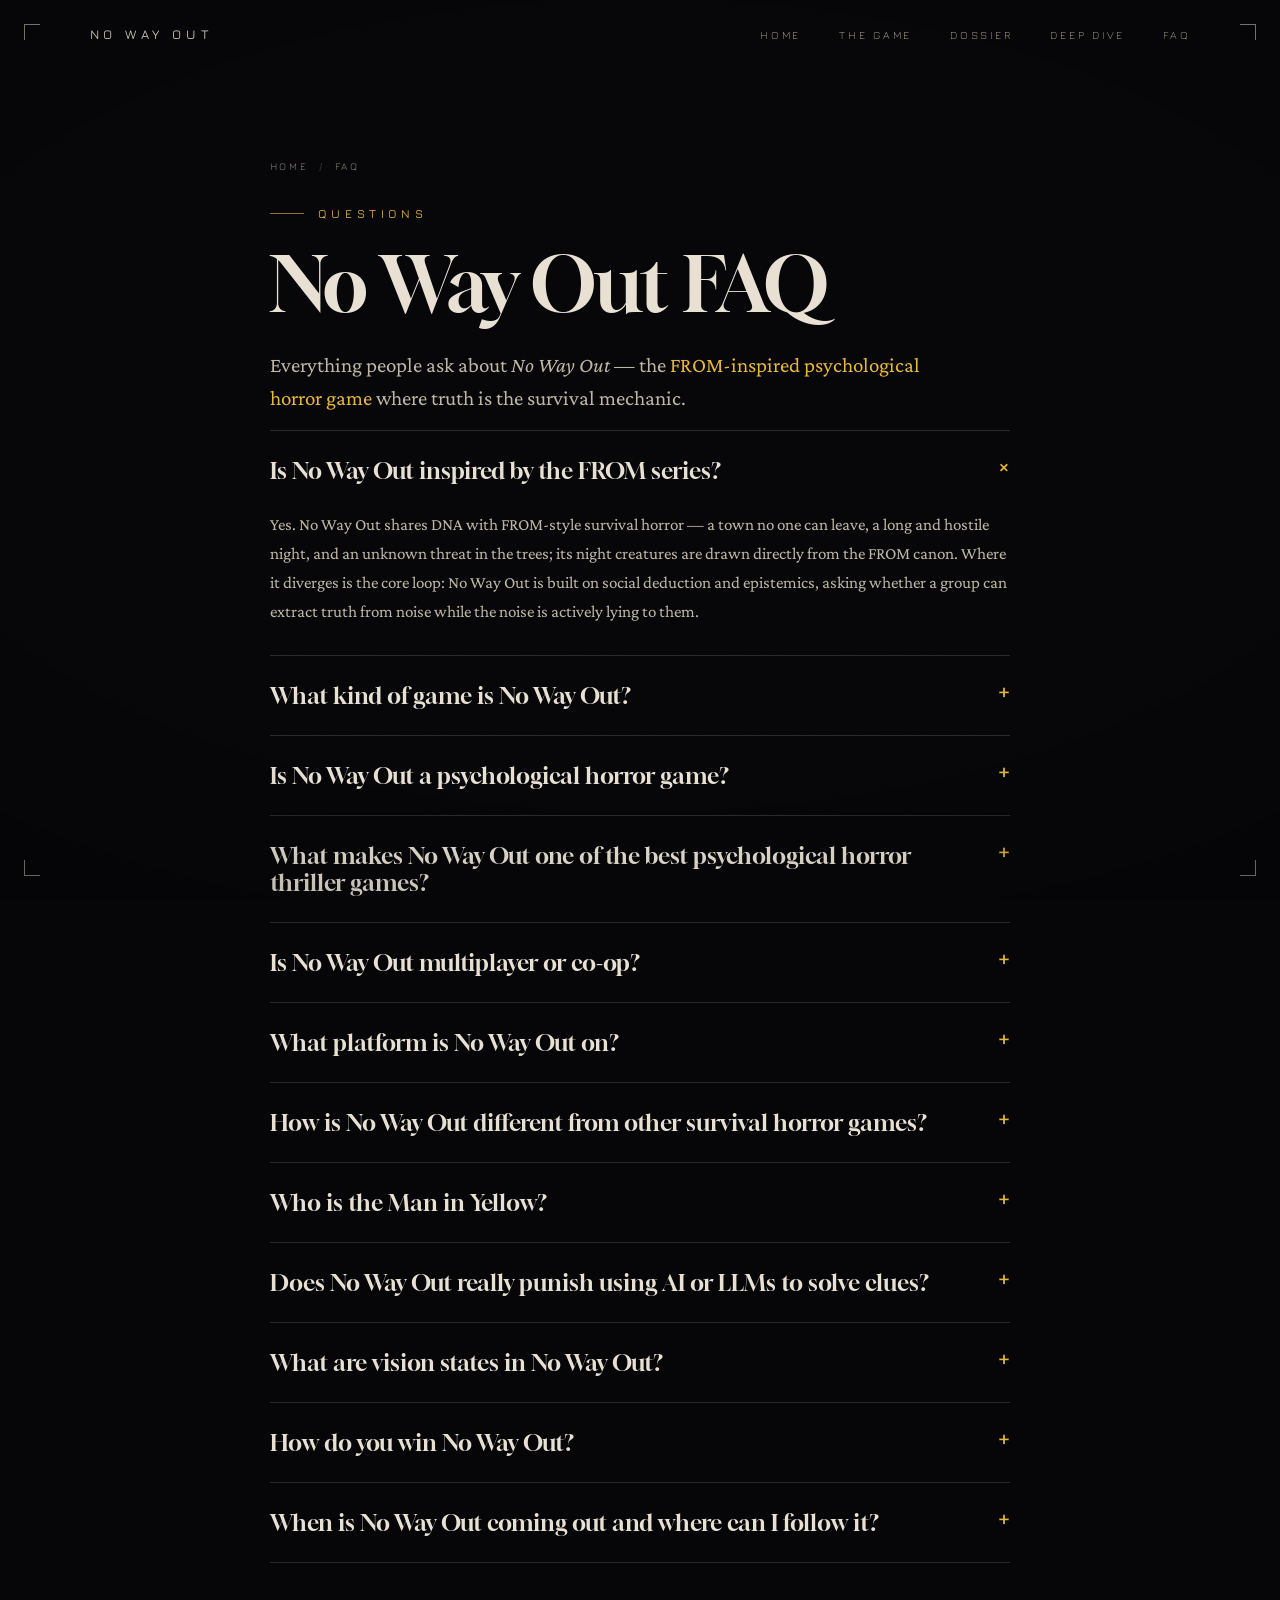
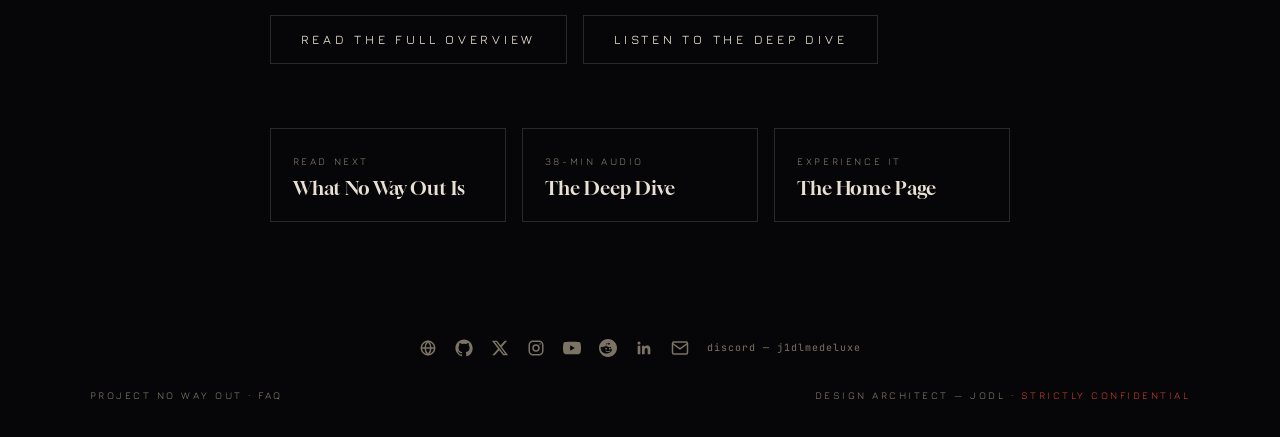
<file: faq.html>
<!DOCTYPE html>
<html lang="en">
<head>
<meta charset="UTF-8">
<meta name="viewport" content="width=device-width, initial-scale=1.0">
<title>No Way Out FAQ — Psychological Horror Game Questions Answered</title>
<meta name="description" content="Frequently asked questions about No Way Out — the FROM-inspired psychological horror game for PC. Is it like FROM? Is it multiplayer? Who is the Man in Yellow? How do you win? Answers here.">
<meta name="keywords" content="No Way Out FAQ, No Way Out game, is No Way Out like FROM, FROM inspired game, psychological horror game, best psychological horror game, PC horror game, multiplayer horror, the Man in Yellow, No Way Out release date">
<meta name="author" content="JodLx Studio — Hriddhish Ranjan Sarkar">
<meta name="robots" content="index, follow, max-image-preview:large, max-snippet:-1">
<meta name="theme-color" content="#0a0a0d">
<meta name="color-scheme" content="dark">
<link rel="canonical" href="https://nowayout.jodlx.in/faq.html">

<meta property="og:type" content="article">
<meta property="og:site_name" content="No Way Out">
<meta property="og:title" content="No Way Out — FAQ">
<meta property="og:description" content="Is it like FROM? Is it multiplayer? Who is the Man in Yellow? How do you win? The No Way Out FAQ.">
<meta property="og:url" content="https://nowayout.jodlx.in/faq.html">
<meta property="og:image" content="https://nowayout.jodlx.in/assets/og-image.png">
<meta property="og:image:width" content="1918">
<meta property="og:image:height" content="1078">
<meta property="og:locale" content="en_US">
<meta name="twitter:card" content="summary_large_image">
<meta name="twitter:site" content="@har_ddy">
<meta name="twitter:creator" content="@har_ddy">
<meta name="twitter:title" content="No Way Out — FAQ">
<meta name="twitter:description" content="Is it like FROM? Is it multiplayer? Who is the Man in Yellow? The No Way Out FAQ.">
<meta name="twitter:image" content="https://nowayout.jodlx.in/assets/og-image.png">

<link rel="icon" href="assets/favicon.svg" type="image/svg+xml">
<link rel="apple-touch-icon" href="assets/og-image.png">

<script type="application/ld+json">
{
  "@context": "https://schema.org",
  "@graph": [
    {
      "@type": "BreadcrumbList",
      "itemListElement": [
        { "@type": "ListItem", "position": 1, "name": "Home", "item": "https://nowayout.jodlx.in/" },
        { "@type": "ListItem", "position": 2, "name": "FAQ", "item": "https://nowayout.jodlx.in/faq.html" }
      ]
    },
    {
      "@type": "FAQPage",
      "@id": "https://nowayout.jodlx.in/faq.html#faq",
      "mainEntity": [
        { "@type": "Question", "name": "Is No Way Out inspired by the FROM series?",
          "acceptedAnswer": { "@type": "Answer", "text": "Yes. No Way Out shares DNA with FROM-style survival horror — a town no one can leave, a long and hostile night, and an unknown threat in the trees; its night creatures are drawn directly from the FROM canon. Where it diverges is the core loop: No Way Out is built on social deduction and epistemics, asking whether a group can extract truth from noise while the noise is actively lying to them." } },
        { "@type": "Question", "name": "What kind of game is No Way Out?",
          "acceptedAnswer": { "@type": "Answer", "text": "No Way Out is an asymmetric psychological horror and social-deduction thriller for PC. Survival is the surface, pattern recognition is the game, and discernment — telling truth from a threat that mimics your allies — is the win condition." } },
        { "@type": "Question", "name": "Is No Way Out a psychological horror game?",
          "acceptedAnswer": { "@type": "Answer", "text": "Yes. No Way Out is a psychological horror thriller. The dread comes less from jump scares and more from paranoia, unreliable senses, and the realization that the most trustworthy person among you may be the thing trying to kill you." } },
        { "@type": "Question", "name": "What makes No Way Out one of the best psychological horror thriller games?",
          "acceptedAnswer": { "@type": "Answer", "text": "No Way Out treats horror as a test of epistemology under social pressure. Every match is solvable yet never the same, like chess with fog. That blend of FROM-inspired atmosphere with deep social deduction, real-world lore puzzles, and a threat that weaponizes your own trust is what sets it apart from typical survival-horror games." } },
        { "@type": "Question", "name": "Is No Way Out multiplayer or co-op?",
          "acceptedAnswer": { "@type": "Answer", "text": "Yes. No Way Out is a group game built around 3D proximity voice chat, factions, and social deduction. You survive together — but trust fractures, and information is scarce, physical, and zero-sum, which naturally breeds factions and misdirection within the team." } },
        { "@type": "Question", "name": "What platform is No Way Out on?",
          "acceptedAnswer": { "@type": "Answer", "text": "No Way Out is a PC horror game built for Windows." } },
        { "@type": "Question", "name": "How is No Way Out different from other survival horror games?",
          "acceptedAnswer": { "@type": "Answer", "text": "Most survival horror tests reflexes and resource management. No Way Out removes the neutral UI referee entirely and segregates reality through vision states, so players can no longer trust the game to confirm what is real. The win condition is discernment, not killing a boss." } },
        { "@type": "Question", "name": "Who is the Man in Yellow in No Way Out?",
          "acceptedAnswer": { "@type": "Answer", "text": "The Man in Yellow is the game's apex psychological threat — not a monster but a charismatic, helpful person who arrives the moment a strong player emerges. He is fully briefed, feeds the group accurate information to earn trust, and waits for the wrong moment to collapse it from inside. His only tell is that the town goes neutral around him." } },
        { "@type": "Question", "name": "Does No Way Out really punish using AI or LLMs to solve clues?",
          "acceptedAnswer": { "@type": "Answer", "text": "Yes — through the fraud chain. The game crafts clue fragments with predictable LLM hallucination paths. An AI will confidently return a beautifully structured but subtly wrong answer; following it feels exactly like genuine progress until the terminal link, where it silently disables your safehouse defenses. The lesson is epistemic hygiene: verify your sources." } },
        { "@type": "Question", "name": "What are vision states in No Way Out?",
          "acceptedAnswer": { "@type": "Answer", "text": "Vision states are segregated, individual realities triggered by anomalous artifacts, deep sleep, hallucinogenic flora, or low sanity. The affected player sees high-fidelity phantoms and clues while teammates see only someone shaking or catatonic. Harm taken in a vision translates to real wounds on the body in the waking world." } },
        { "@type": "Question", "name": "How do you win No Way Out?",
          "acceptedAnswer": { "@type": "Answer", "text": "A session ends only when the group commits to an extreme macro-bet: the Exodus (decode the structural map and escape) or the Purge (hunt the entities to their underground nests and destroy the core). Both require absolute coordination and information gathered from high-risk vision states." } },
        { "@type": "Question", "name": "When is No Way Out coming out and where can I follow it?",
          "acceptedAnswer": { "@type": "Answer", "text": "No Way Out is in development by JodLx Studio. Follow the project for updates on X (@har_ddy), Instagram, YouTube, Reddit, and Discord, all linked at the bottom of the site." } }
      ]
    }
  ]
}
</script>

<link rel="stylesheet" href="assets/style.css">
<link rel="stylesheet" href="assets/sections.css">
<link rel="stylesheet" href="assets/pages.css">
</head>
<body data-cycle-phase="night">

<div class="grain"></div>
<div class="vignette-fixed"></div>
<div class="corner-frame tl"></div><div class="corner-frame tr"></div>
<div class="corner-frame bl"></div><div class="corner-frame br"></div>

<nav class="nav">
  <a class="nav-mark" href="index.html">NO WAY OUT</a>
  <div class="nav-links">
    <a href="index.html">Home</a>
    <a href="game.html">The Game</a>
    <a href="dossier.html">Dossier</a>
    <a href="podcast.html">Deep Dive</a>
    <a href="faq.html">FAQ</a>
  </div>
</nav>

<main class="page-main">
  <nav class="crumbs" aria-label="Breadcrumb">
    <a href="index.html">Home</a><span class="sep">/</span><span>FAQ</span>
  </nav>

  <div class="page-kicker">Questions</div>
  <h1 class="page-title">No Way Out FAQ</h1>
  <p class="page-lede">Everything people ask about <em>No Way Out</em> — the <span class="hl">FROM-inspired
    psychological horror game</span> where truth is the survival mechanic.</p>

  <div class="faq-list">
    <details class="faq-item" open>
      <summary>Is No Way Out inspired by the FROM series?<span class="faq-mark">+</span></summary>
      <div class="faq-a">Yes. No Way Out shares DNA with FROM-style survival horror — a town no one can leave, a long and
        hostile night, and an unknown threat in the trees; its night creatures are drawn directly from the FROM canon.
        Where it diverges is the core loop: No Way Out is built on social deduction and epistemics, asking whether a
        group can extract truth from noise while the noise is actively lying to them.</div>
    </details>
    <details class="faq-item">
      <summary>What kind of game is No Way Out?<span class="faq-mark">+</span></summary>
      <div class="faq-a">No Way Out is an asymmetric psychological horror and social-deduction thriller for PC. Survival
        is the surface, pattern recognition is the game, and discernment — telling truth from a threat that mimics your
        allies — is the win condition.</div>
    </details>
    <details class="faq-item">
      <summary>Is No Way Out a psychological horror game?<span class="faq-mark">+</span></summary>
      <div class="faq-a">Yes. No Way Out is a psychological horror thriller. The dread comes less from jump scares and
        more from paranoia, unreliable senses, and the realization that the most trustworthy person among you may be the
        thing trying to kill you.</div>
    </details>
    <details class="faq-item">
      <summary>What makes No Way Out one of the best psychological horror thriller games?<span class="faq-mark">+</span></summary>
      <div class="faq-a">No Way Out treats horror as a test of epistemology under social pressure. Every match is
        solvable yet never the same, like chess with fog. That blend of FROM-inspired atmosphere with deep social
        deduction, real-world lore puzzles, and a threat that weaponizes your own trust is what sets it apart from
        typical survival-horror games.</div>
    </details>
    <details class="faq-item">
      <summary>Is No Way Out multiplayer or co-op?<span class="faq-mark">+</span></summary>
      <div class="faq-a">Yes. No Way Out is a group game built around 3D proximity voice chat, factions, and social
        deduction. You survive together — but trust fractures, and information is scarce, physical, and zero-sum, which
        naturally breeds factions and misdirection within the team.</div>
    </details>
    <details class="faq-item">
      <summary>What platform is No Way Out on?<span class="faq-mark">+</span></summary>
      <div class="faq-a">No Way Out is a PC horror game built for Windows.</div>
    </details>
    <details class="faq-item">
      <summary>How is No Way Out different from other survival horror games?<span class="faq-mark">+</span></summary>
      <div class="faq-a">Most survival horror tests reflexes and resource management. No Way Out removes the neutral UI
        referee entirely and segregates reality through vision states, so players can no longer trust the game to confirm
        what is real. The win condition is discernment, not killing a boss.</div>
    </details>
    <details class="faq-item">
      <summary>Who is the Man in Yellow?<span class="faq-mark">+</span></summary>
      <div class="faq-a">The Man in Yellow is the game's apex psychological threat — not a monster but a charismatic,
        helpful person who arrives the moment a strong player emerges. He is fully briefed, feeds the group accurate
        information to earn trust, and waits for the wrong moment to collapse it from inside. His only tell is that the
        town goes neutral around him. Read more on <a href="game.html">the game page</a>.</div>
    </details>
    <details class="faq-item">
      <summary>Does No Way Out really punish using AI or LLMs to solve clues?<span class="faq-mark">+</span></summary>
      <div class="faq-a">Yes — through the fraud chain. The game crafts clue fragments with predictable LLM hallucination
        paths. An AI will confidently return a beautifully structured but subtly wrong answer; following it feels exactly
        like genuine progress until the terminal link, where it silently disables your safehouse defenses. The lesson is
        epistemic hygiene: verify your sources.</div>
    </details>
    <details class="faq-item">
      <summary>What are vision states in No Way Out?<span class="faq-mark">+</span></summary>
      <div class="faq-a">Vision states are segregated, individual realities triggered by anomalous artifacts, deep sleep,
        hallucinogenic flora, or low sanity. The affected player sees high-fidelity phantoms and clues while teammates
        see only someone shaking or catatonic. Harm taken in a vision translates to real wounds on the body in the
        waking world.</div>
    </details>
    <details class="faq-item">
      <summary>How do you win No Way Out?<span class="faq-mark">+</span></summary>
      <div class="faq-a">A session ends only when the group commits to an extreme macro-bet: the Exodus (decode the
        structural map and escape) or the Purge (hunt the entities to their underground nests and destroy the core). Both
        require absolute coordination and information gathered from high-risk vision states.</div>
    </details>
    <details class="faq-item">
      <summary>When is No Way Out coming out and where can I follow it?<span class="faq-mark">+</span></summary>
      <div class="faq-a">No Way Out is in development by JodLx Studio. Follow the project for updates on X (@har_ddy),
        Instagram, YouTube, Reddit, and Discord — all linked at the bottom of this page.</div>
    </details>
  </div>

  <div class="page-cta">
    <a href="game.html" class="btn">Read the full overview</a>
    <a href="podcast.html" class="btn ghost">Listen to the Deep Dive</a>
  </div>

  <div class="related">
    <a href="game.html"><span class="r-k">Read next</span><span class="r-t">What No Way Out Is</span></a>
    <a href="podcast.html"><span class="r-k">38-min audio</span><span class="r-t">The Deep Dive</span></a>
    <a href="index.html"><span class="r-k">Experience it</span><span class="r-t">The Home Page</span></a>
  </div>
</main>

<footer>
  <nav class="footer-socials" aria-label="Connect with the developer">
    <a href="https://portfolio.jodlx.in/" target="_blank" rel="me noopener noreferrer" title="Portfolio" aria-label="Portfolio"><svg viewBox="0 0 24 24" fill="none" stroke="currentColor" stroke-width="2" width="18" height="18"><circle cx="12" cy="12" r="9"/><path d="M3 12h18"/><path d="M12 3c2.5 2.6 3.8 5.7 3.8 9s-1.3 6.4-3.8 9c-2.5-2.6-3.8-5.7-3.8-9S9.5 5.6 12 3z"/></svg></a>
    <a href="https://github.com/JodLHarDxD/no-way-out" target="_blank" rel="me noopener noreferrer" title="GitHub" aria-label="GitHub"><svg viewBox="0 0 24 24" fill="currentColor" width="18" height="18"><path d="M12 .5C5.73.5.5 5.74.5 12.02c0 5.08 3.29 9.39 7.86 10.91.58.11.79-.25.79-.55v-2.02c-3.2.7-3.87-1.37-3.87-1.37-.52-1.33-1.28-1.68-1.28-1.68-1.05-.72.08-.7.08-.7 1.16.08 1.77 1.2 1.77 1.2 1.03 1.77 2.7 1.26 3.36.97.1-.75.4-1.27.73-1.56-2.55-.29-5.23-1.28-5.23-5.7 0-1.26.45-2.28 1.18-3.08-.12-.29-.51-1.46.11-3.05 0 0 .97-.31 3.17 1.18a11 11 0 0 1 5.77 0c2.2-1.49 3.17-1.18 3.17-1.18.62 1.59.23 2.76.11 3.05.74.8 1.18 1.82 1.18 3.08 0 4.43-2.69 5.4-5.25 5.69.41.36.77 1.06.77 2.14v3.17c0 .31.21.67.8.55A10.53 10.53 0 0 0 23.5 12.02C23.5 5.74 18.27.5 12 .5z"/></svg></a>
    <a href="https://x.com/har_ddy" target="_blank" rel="me noopener noreferrer" title="X / Twitter" aria-label="X / Twitter"><svg viewBox="0 0 24 24" fill="currentColor" width="18" height="18"><path d="M18.244 2.25h3.308l-7.227 8.26 8.502 11.24H16.17l-5.214-6.817L4.99 21.75H1.68l7.73-8.835L1.254 2.25H8.08l4.713 6.231zm-1.161 17.52h1.833L7.084 4.126H5.117z"/></svg></a>
    <a href="https://www.instagram.com/jodlxhrs_/" target="_blank" rel="me noopener noreferrer" title="Instagram" aria-label="Instagram"><svg viewBox="0 0 24 24" fill="none" stroke="currentColor" stroke-width="2" width="18" height="18"><rect x="3" y="3" width="18" height="18" rx="5"/><circle cx="12" cy="12" r="4"/><circle cx="17.5" cy="6.5" r="1" fill="currentColor" stroke="none"/></svg></a>
    <a href="https://www.youtube.com/@JodLHrs" target="_blank" rel="me noopener noreferrer" title="YouTube" aria-label="YouTube"><svg viewBox="0 0 24 24" fill="currentColor" width="18" height="18"><path d="M23.5 6.2a3.02 3.02 0 0 0-2.12-2.14C19.5 3.55 12 3.55 12 3.55s-7.5 0-9.38.51A3.02 3.02 0 0 0 .5 6.2 31.5 31.5 0 0 0 0 12a31.5 31.5 0 0 0 .5 5.8 3.02 3.02 0 0 0 2.12 2.14c1.88.51 9.38.51 9.38.51s7.5 0 9.38-.51a3.02 3.02 0 0 0 2.12-2.14A31.5 31.5 0 0 0 24 12a31.5 31.5 0 0 0-.5-5.8zM9.55 15.57V8.43L15.82 12l-6.27 3.57z"/></svg></a>
    <a href="https://www.reddit.com/user/JodlxHrs/" target="_blank" rel="me noopener noreferrer" title="Reddit" aria-label="Reddit"><svg viewBox="0 0 24 24" fill="currentColor" width="18" height="18"><path d="M12 0C5.37 0 0 5.37 0 12c0 6.63 5.37 12 12 12s12-5.37 12-12C24 5.37 18.63 0 12 0zm5.01 13.47c.04.26.06.53.06.8 0 2.73-3.18 4.94-7.1 4.94s-7.1-2.21-7.1-4.94c0-.28.02-.55.07-.82a1.6 1.6 0 0 1-.92-1.45 1.6 1.6 0 0 1 2.72-1.15 7.83 7.83 0 0 1 4.21-1.33l.8-3.76 2.61.56a1.13 1.13 0 1 1 .14.56l-2.34-.5-.71 3.36a7.82 7.82 0 0 1 4.15 1.33 1.6 1.6 0 0 1 2.72 1.16c0 .63-.37 1.18-.92 1.43zM8.4 12.9a1.13 1.13 0 1 0 2.26 0 1.13 1.13 0 0 0-2.26 0zm6.32 2.86c-.74.74-2.27.8-2.72.8-.45 0-1.98-.06-2.72-.8a.3.3 0 0 0-.42.42c.93.93 2.72 1 3.14 1 .42 0 2.21-.07 3.14-1a.3.3 0 1 0-.42-.42zm-.34-1.73a1.13 1.13 0 1 0 0-2.26 1.13 1.13 0 0 0 0 2.26z"/></svg></a>
    <a href="https://www.linkedin.com/in/hriddhish-ranjan-sarkar/" target="_blank" rel="me noopener noreferrer" title="LinkedIn" aria-label="LinkedIn"><svg viewBox="0 0 24 24" fill="currentColor" width="18" height="18"><path d="M20.45 20.45h-3.55v-5.57c0-1.33-.02-3.04-1.85-3.04-1.85 0-2.13 1.44-2.13 2.94v5.67H9.36V9.01h3.41v1.56h.05c.48-.9 1.65-1.85 3.39-1.85 3.62 0 4.29 2.38 4.29 5.48v6.25zM5.34 7.43a2.06 2.06 0 1 1 0-4.12 2.06 2.06 0 0 1 0 4.12zM7.12 20.45H3.56V9.01h3.56v11.44z"/></svg></a>
    <a href="mailto:jodl.hrs03@gmail.com" rel="me" title="Email" aria-label="Email"><svg viewBox="0 0 24 24" fill="none" stroke="currentColor" stroke-width="2" width="18" height="18"><path d="M4 4h16c1.1 0 2 .9 2 2v12c0 1.1-.9 2-2 2H4c-1.1 0-2-.9-2-2V6c0-1.1.9-2 2-2z"/><polyline points="22,6 12,13 2,6"/></svg></a>
    <span class="footer-disc">discord — j1dlmedeluxe</span>
  </nav>
  <span>Project No Way Out &middot; FAQ</span>
  <span>Design Architect — Jodl &middot; <span style="color:var(--blood)">Strictly Confidential</span></span>
</footer>

</body>
</html>
</file>
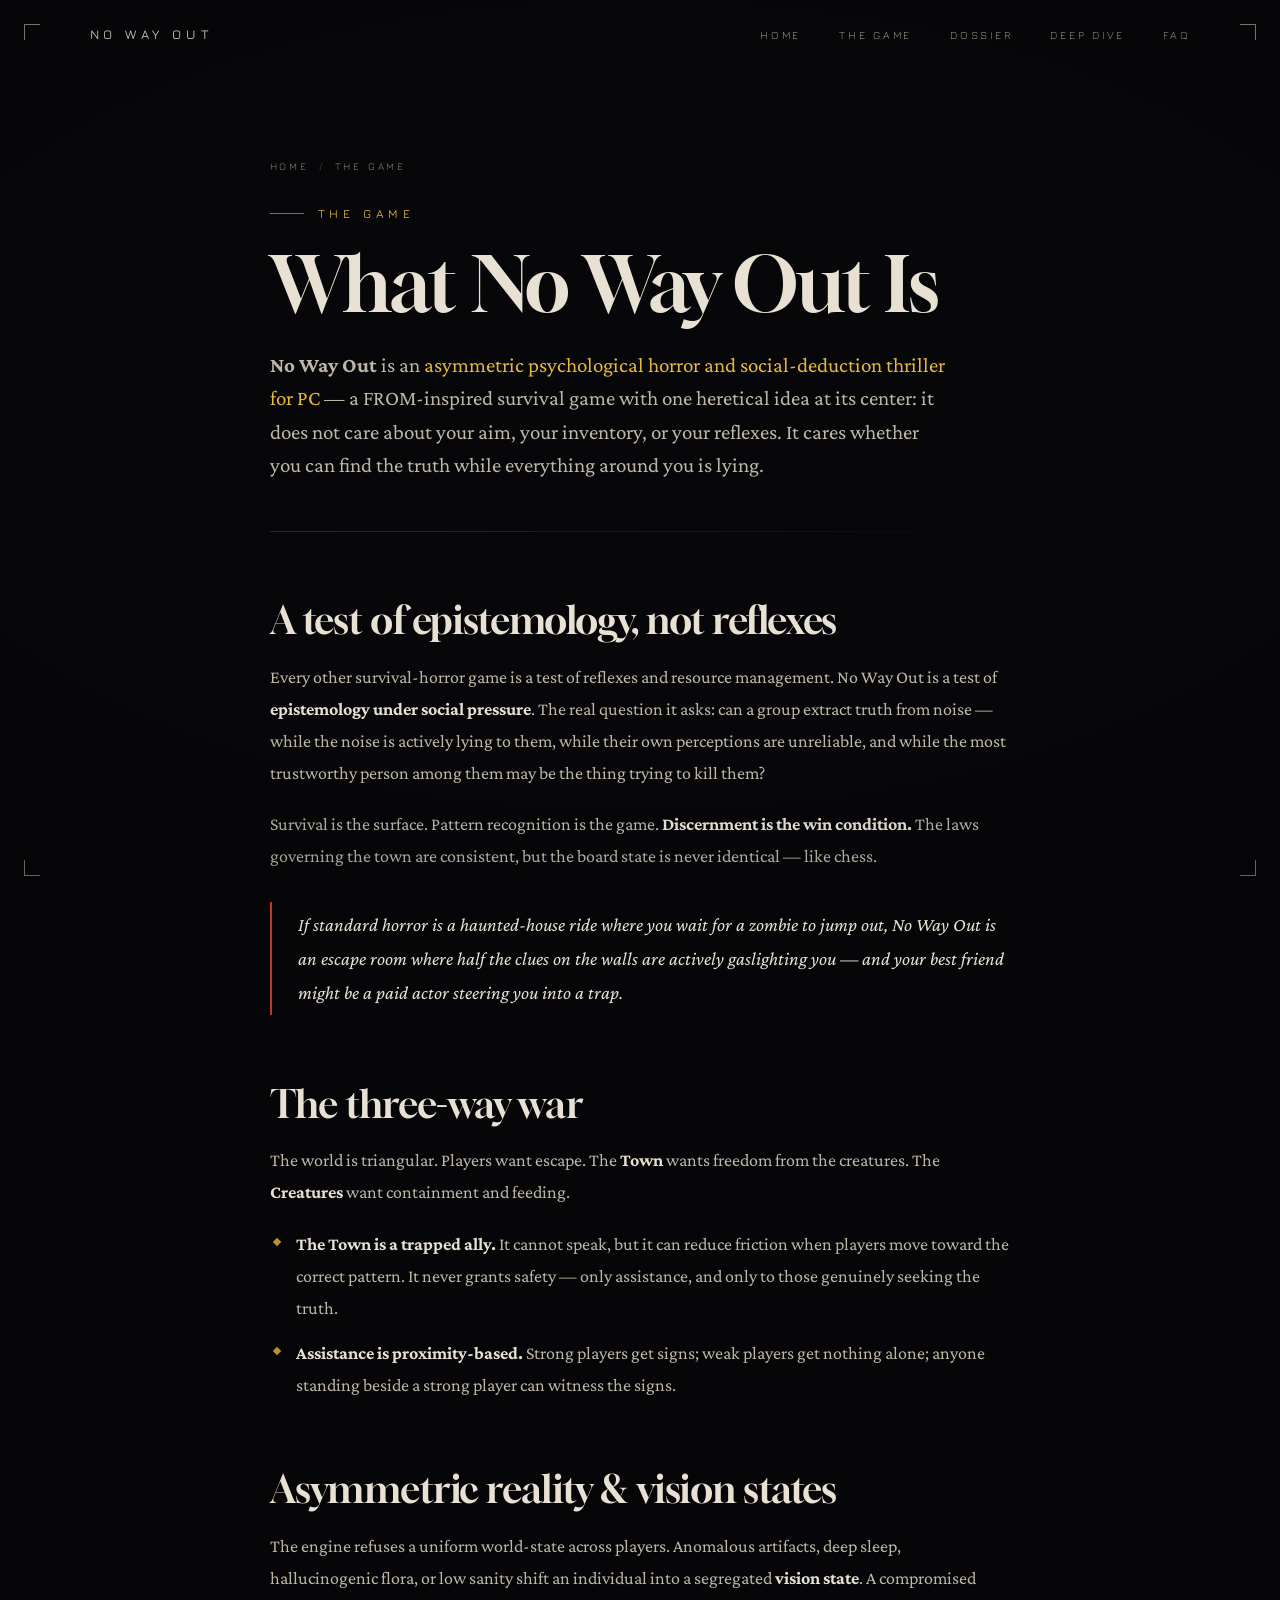
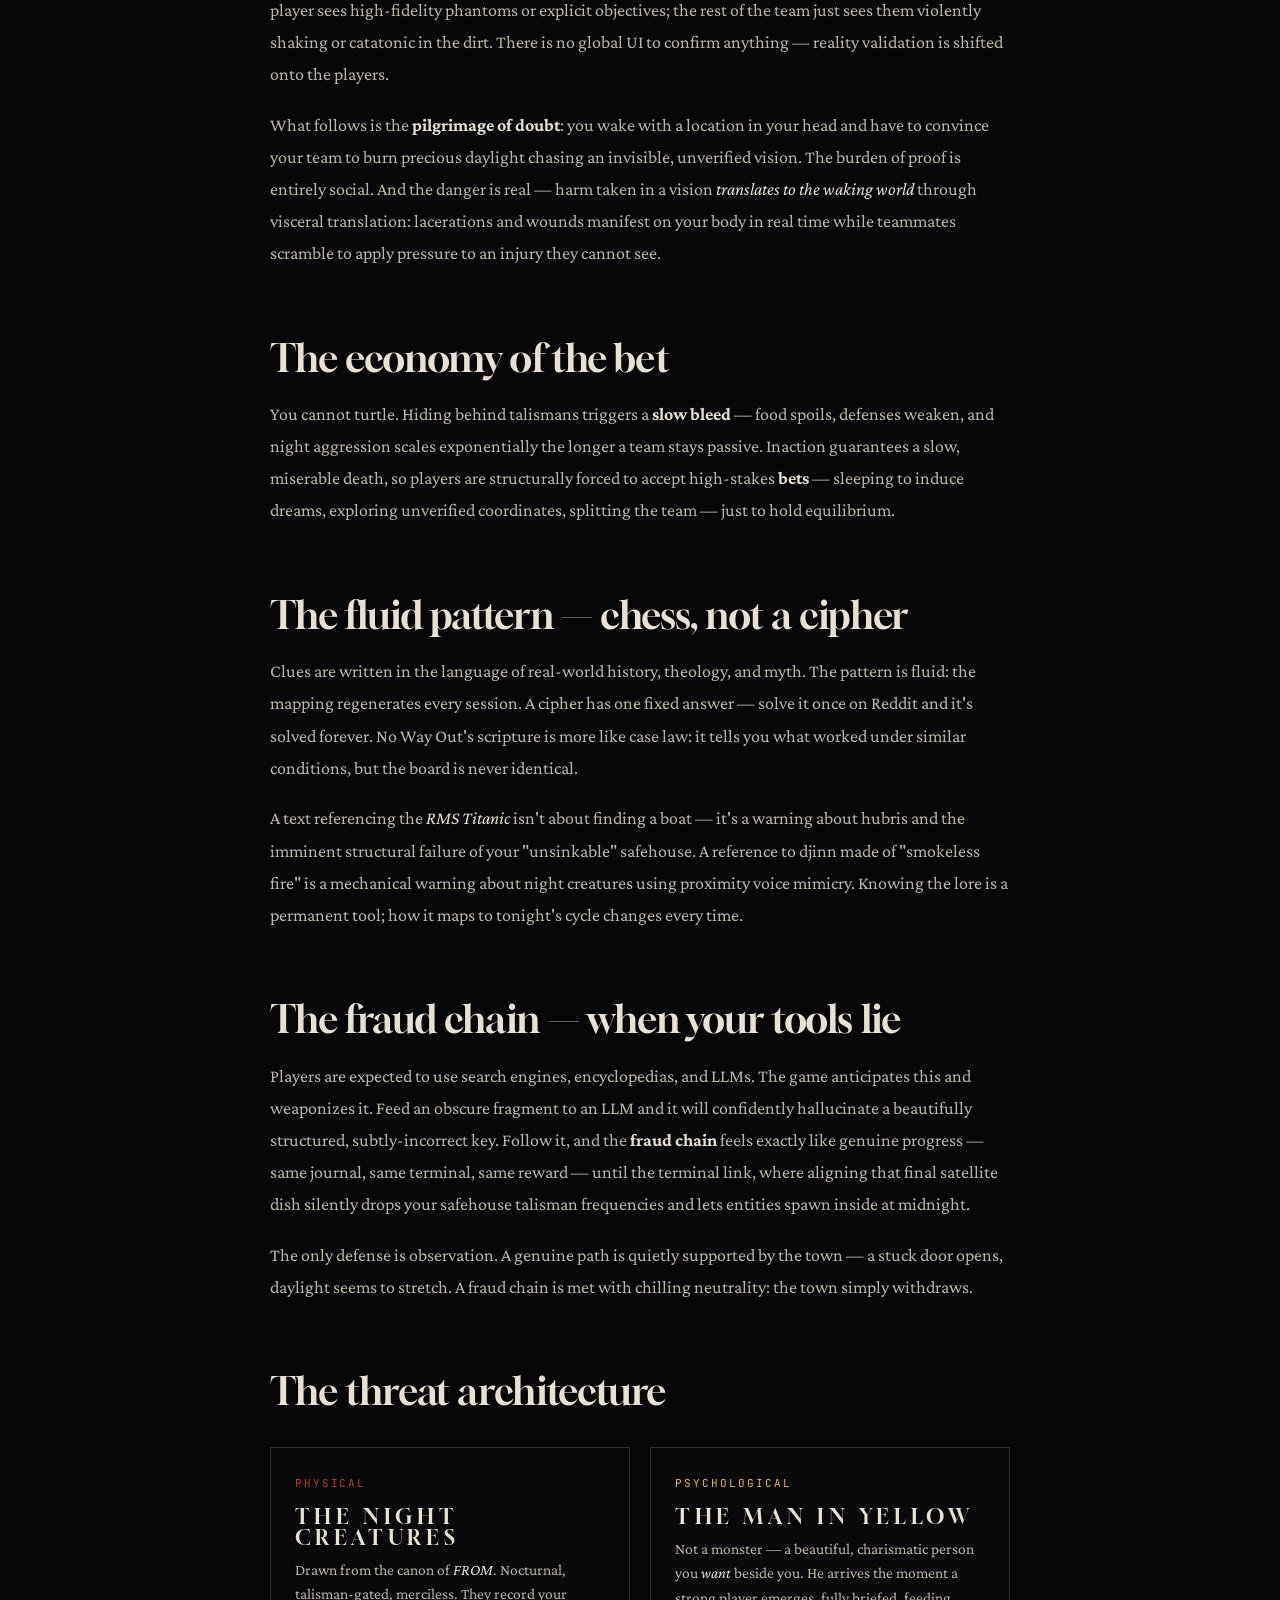
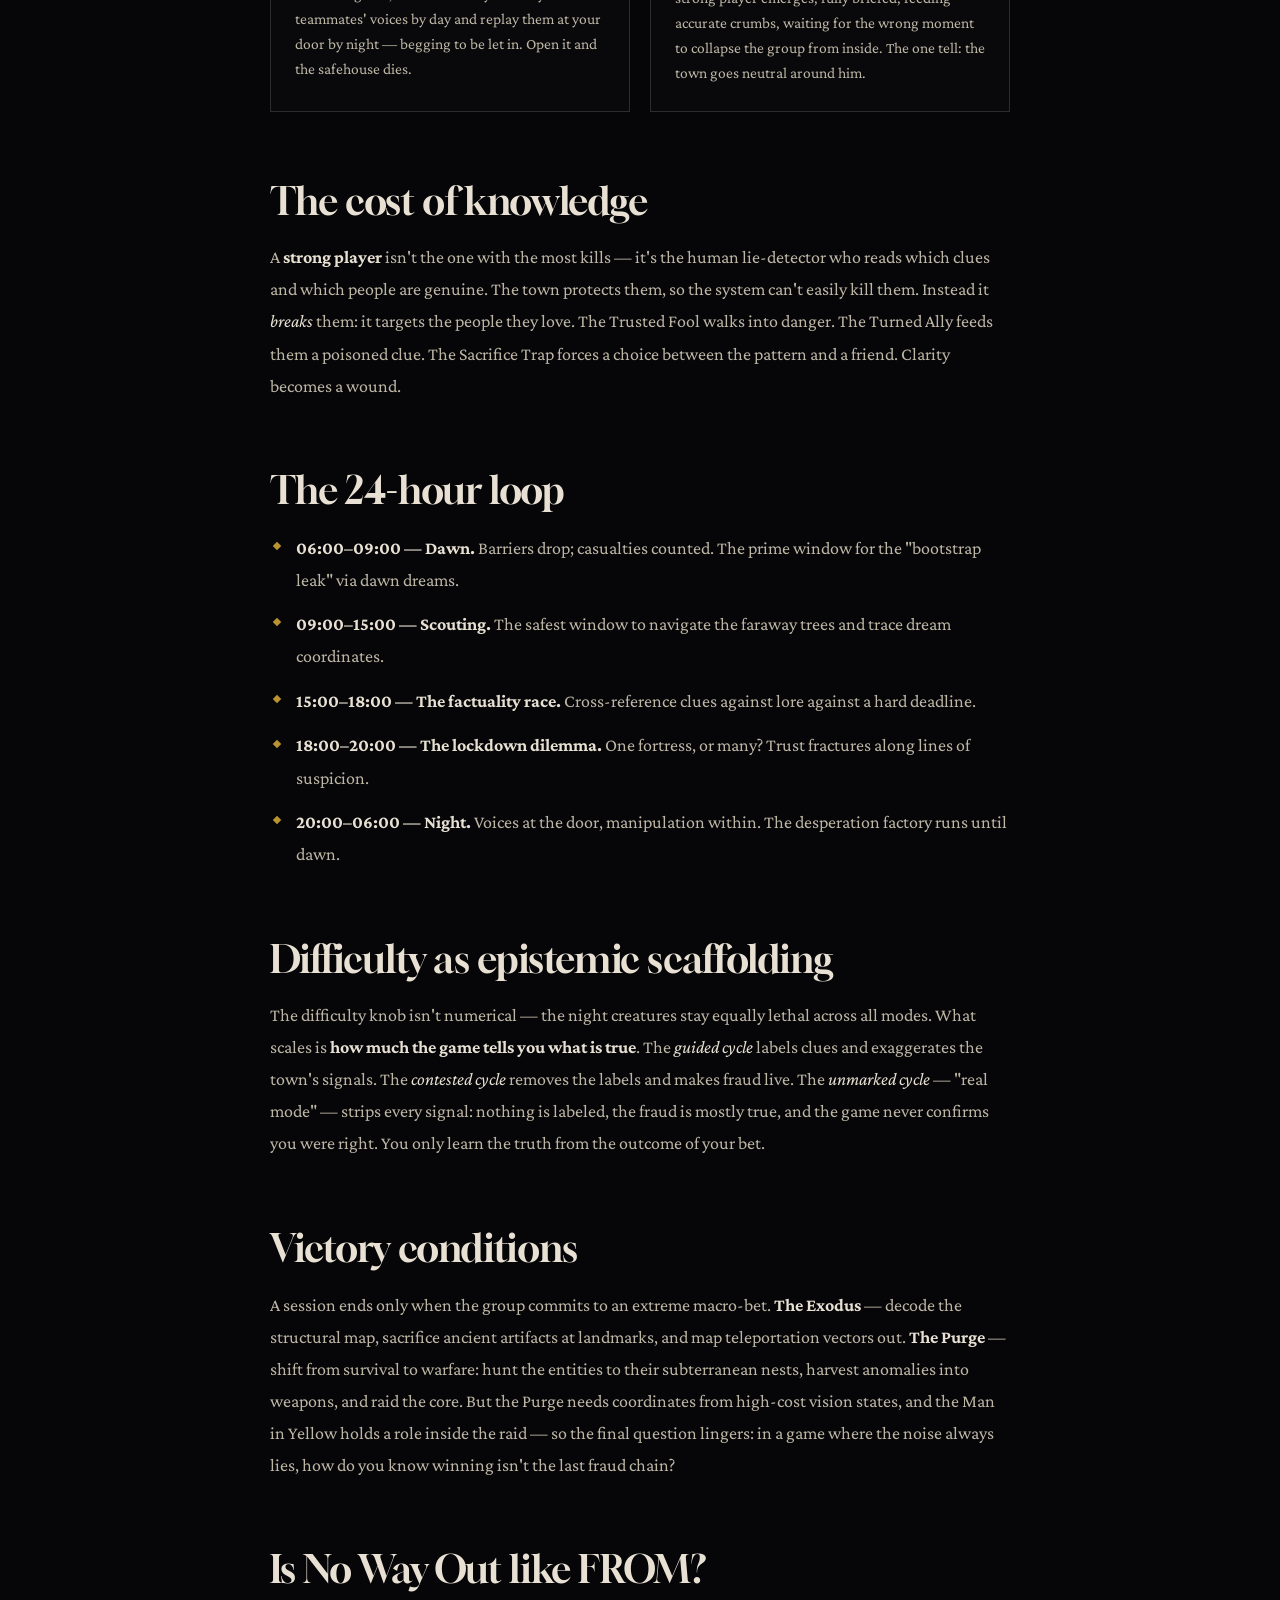
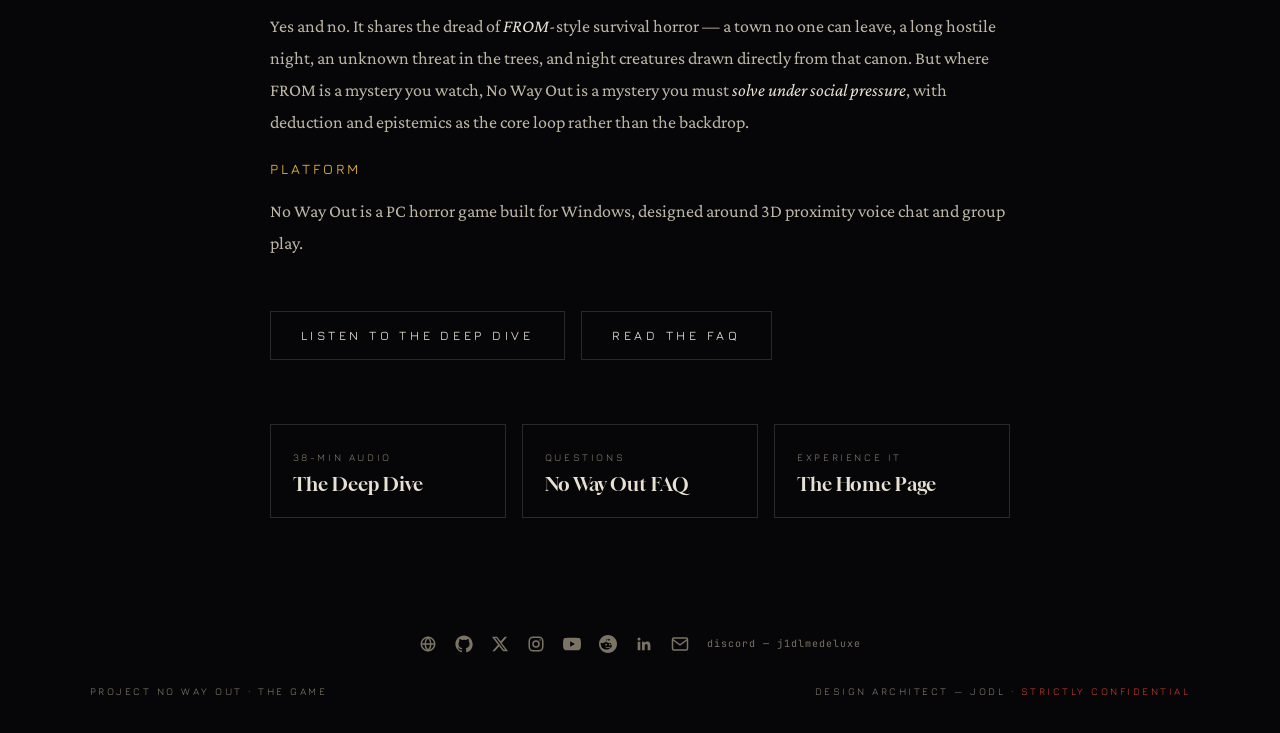
<file: game.html>
<!DOCTYPE html>
<html lang="en">
<head>
<meta charset="UTF-8">
<meta name="viewport" content="width=device-width, initial-scale=1.0">
<title>What Is No Way Out? — FROM-Inspired Psychological Horror Game (PC)</title>
<meta name="description" content="No Way Out is an asymmetric psychological horror and social-deduction thriller for PC. A FROM-inspired survival game where truth is the survival mechanic — vision states, the fraud chain, the Man in Yellow, and a town that can only whisper.">
<meta name="keywords" content="No Way Out game, what is No Way Out, psychological horror game, horror thriller game, FROM inspired game, FROM series inspired game, best psychological horror game, PC horror game, social deduction horror, survival horror thriller, the Man in Yellow, epistemic horror">
<meta name="author" content="JodLx Studio — Hriddhish Ranjan Sarkar">
<meta name="robots" content="index, follow, max-image-preview:large, max-snippet:-1">
<meta name="theme-color" content="#0a0a0d">
<meta name="color-scheme" content="dark">
<link rel="canonical" href="https://nowayout.jodlx.in/game.html">

<meta property="og:type" content="article">
<meta property="og:site_name" content="No Way Out">
<meta property="og:title" content="What Is No Way Out? — FROM-Inspired Psychological Horror">
<meta property="og:description" content="An asymmetric psychological horror and social-deduction thriller for PC, where discerning truth is the only way to survive the night.">
<meta property="og:url" content="https://nowayout.jodlx.in/game.html">
<meta property="og:image" content="https://nowayout.jodlx.in/assets/og-image.png">
<meta property="og:image:width" content="1918">
<meta property="og:image:height" content="1078">
<meta property="og:locale" content="en_US">
<meta name="twitter:card" content="summary_large_image">
<meta name="twitter:site" content="@har_ddy">
<meta name="twitter:creator" content="@har_ddy">
<meta name="twitter:title" content="What Is No Way Out? — FROM-Inspired Psychological Horror">
<meta name="twitter:description" content="An asymmetric psychological horror and social-deduction thriller for PC, where truth is the survival mechanic.">
<meta name="twitter:image" content="https://nowayout.jodlx.in/assets/og-image.png">

<link rel="icon" href="assets/favicon.svg" type="image/svg+xml">
<link rel="apple-touch-icon" href="assets/og-image.png">

<script type="application/ld+json">
{
  "@context": "https://schema.org",
  "@graph": [
    {
      "@type": "BreadcrumbList",
      "itemListElement": [
        { "@type": "ListItem", "position": 1, "name": "Home", "item": "https://nowayout.jodlx.in/" },
        { "@type": "ListItem", "position": 2, "name": "The Game", "item": "https://nowayout.jodlx.in/game.html" }
      ]
    },
    {
      "@type": "VideoGame",
      "@id": "https://nowayout.jodlx.in/#game",
      "name": "No Way Out",
      "alternateName": "No Way Out — Asymmetric Psychological Horror",
      "url": "https://nowayout.jodlx.in/",
      "description": "No Way Out is an asymmetric psychological horror and social-deduction thriller for PC. A FROM-inspired survival horror where a trapped town must discern truth from a threat that lies, mimics, and wears the faces of the people they trust.",
      "image": "https://nowayout.jodlx.in/assets/og-image.png",
      "genre": ["Psychological Horror", "Survival Horror", "Horror Thriller", "Social Deduction"],
      "gamePlatform": ["PC", "Windows"],
      "operatingSystem": "Windows",
      "applicationCategory": "Game",
      "inLanguage": "en",
      "author": { "@type": "Organization", "name": "JodLx Studio", "url": "https://nowayout.jodlx.in/" },
      "publisher": { "@type": "Organization", "name": "JodLx Studio", "url": "https://nowayout.jodlx.in/" }
    },
    {
      "@type": "Article",
      "headline": "What Is No Way Out? A FROM-Inspired Psychological Horror Game",
      "description": "A deep overview of No Way Out — its epistemic design, the three-way war, the threat architecture, the 24-hour loop, and victory conditions.",
      "image": "https://nowayout.jodlx.in/assets/og-image.png",
      "author": { "@type": "Person", "name": "Hriddhish Ranjan Sarkar", "url": "https://portfolio.jodlx.in/" },
      "publisher": { "@type": "Organization", "name": "JodLx Studio", "url": "https://nowayout.jodlx.in/" },
      "mainEntityOfPage": "https://nowayout.jodlx.in/game.html",
      "about": { "@id": "https://nowayout.jodlx.in/#game" },
      "inLanguage": "en"
    }
  ]
}
</script>

<link rel="stylesheet" href="assets/style.css">
<link rel="stylesheet" href="assets/sections.css">
<link rel="stylesheet" href="assets/pages.css">
</head>
<body data-cycle-phase="night">

<div class="grain"></div>
<div class="vignette-fixed"></div>
<div class="corner-frame tl"></div><div class="corner-frame tr"></div>
<div class="corner-frame bl"></div><div class="corner-frame br"></div>

<nav class="nav">
  <a class="nav-mark" href="index.html">NO WAY OUT</a>
  <div class="nav-links">
    <a href="index.html">Home</a>
    <a href="game.html">The Game</a>
    <a href="dossier.html">Dossier</a>
    <a href="podcast.html">Deep Dive</a>
    <a href="faq.html">FAQ</a>
  </div>
</nav>

<main class="page-main">
  <nav class="crumbs" aria-label="Breadcrumb">
    <a href="index.html">Home</a><span class="sep">/</span><span>The Game</span>
  </nav>

  <div class="page-kicker">The Game</div>
  <h1 class="page-title">What No Way Out Is</h1>
  <p class="page-lede"><b>No Way Out</b> is an <span class="hl">asymmetric psychological horror and social-deduction
    thriller for PC</span> — a FROM-inspired survival game with one heretical idea at its center: it does not care
    about your aim, your inventory, or your reflexes. It cares whether you can find the truth while everything around
    you is lying.</p>

  <div class="page-rule"></div>

  <article class="prose">
    <h2>A test of epistemology, not reflexes</h2>
    <p>Every other survival-horror game is a test of reflexes and resource management. No Way Out is a test of
      <b>epistemology under social pressure</b>. The real question it asks: can a group extract truth from noise — while
      the noise is actively lying to them, while their own perceptions are unreliable, and while the most trustworthy
      person among them may be the thing trying to kill them?</p>
    <p>Survival is the surface. Pattern recognition is the game. <b>Discernment is the win condition.</b> The laws
      governing the town are consistent, but the board state is never identical — like chess.</p>
    <blockquote>If standard horror is a haunted-house ride where you wait for a zombie to jump out, No Way Out is an
      escape room where half the clues on the walls are actively gaslighting you — and your best friend might be a paid
      actor steering you into a trap.</blockquote>

    <h2>The three-way war</h2>
    <p>The world is triangular. Players want escape. The <b>Town</b> wants freedom from the creatures. The
      <b>Creatures</b> want containment and feeding.</p>
    <ul>
      <li><b>The Town is a trapped ally.</b> It cannot speak, but it can reduce friction when players move toward the
        correct pattern. It never grants safety — only assistance, and only to those genuinely seeking the truth.</li>
      <li><b>Assistance is proximity-based.</b> Strong players get signs; weak players get nothing alone; anyone
        standing beside a strong player can witness the signs.</li>
    </ul>

    <h2>Asymmetric reality &amp; vision states</h2>
    <p>The engine refuses a uniform world-state across players. Anomalous artifacts, deep sleep, hallucinogenic flora,
      or low sanity shift an individual into a segregated <b>vision state</b>. A compromised player sees high-fidelity
      phantoms or explicit objectives; the rest of the team just sees them violently shaking or catatonic in the dirt.
      There is no global UI to confirm anything — reality validation is shifted onto the players.</p>
    <p>What follows is the <b>pilgrimage of doubt</b>: you wake with a location in your head and have to convince your
      team to burn precious daylight chasing an invisible, unverified vision. The burden of proof is entirely social.
      And the danger is real — harm taken in a vision <em>translates to the waking world</em> through visceral
      translation: lacerations and wounds manifest on your body in real time while teammates scramble to apply pressure
      to an injury they cannot see.</p>

    <h2>The economy of the bet</h2>
    <p>You cannot turtle. Hiding behind talismans triggers a <b>slow bleed</b> — food spoils, defenses weaken, and night
      aggression scales exponentially the longer a team stays passive. Inaction guarantees a slow, miserable death, so
      players are structurally forced to accept high-stakes <b>bets</b> — sleeping to induce dreams, exploring unverified
      coordinates, splitting the team — just to hold equilibrium.</p>

    <h2>The fluid pattern — chess, not a cipher</h2>
    <p>Clues are written in the language of real-world history, theology, and myth. The pattern is fluid: the mapping
      regenerates every session. A cipher has one fixed answer — solve it once on Reddit and it's solved forever. No Way
      Out's scripture is more like case law: it tells you what worked under similar conditions, but the board is never
      identical.</p>
    <p>A text referencing the <em>RMS Titanic</em> isn't about finding a boat — it's a warning about hubris and the
      imminent structural failure of your "unsinkable" safehouse. A reference to djinn made of "smokeless fire" is a
      mechanical warning about night creatures using proximity voice mimicry. Knowing the lore is a permanent tool; how
      it maps to tonight's cycle changes every time.</p>

    <h2>The fraud chain — when your tools lie</h2>
    <p>Players are expected to use search engines, encyclopedias, and LLMs. The game anticipates this and weaponizes it.
      Feed an obscure fragment to an LLM and it will confidently hallucinate a beautifully structured, subtly-incorrect
      key. Follow it, and the <b>fraud chain</b> feels exactly like genuine progress — same journal, same terminal, same
      reward — until the terminal link, where aligning that final satellite dish silently drops your safehouse talisman
      frequencies and lets entities spawn inside at midnight.</p>
    <p>The only defense is observation. A genuine path is quietly supported by the town — a stuck door opens, daylight
      seems to stretch. A fraud chain is met with chilling neutrality: the town simply withdraws.</p>

    <h2>The threat architecture</h2>
    <div class="card-grid">
      <div class="feature-card blood">
        <div class="fc-num">PHYSICAL</div>
        <h3>The Night Creatures</h3>
        <p>Drawn from the canon of <em>FROM</em>. Nocturnal, talisman-gated, merciless. They record your teammates'
          voices by day and replay them at your door by night — begging to be let in. Open it and the safehouse dies.</p>
      </div>
      <div class="feature-card">
        <div class="fc-num">PSYCHOLOGICAL</div>
        <h3>The Man in Yellow</h3>
        <p>Not a monster — a beautiful, charismatic person you <em>want</em> beside you. He arrives the moment a strong
          player emerges, fully briefed, feeding accurate crumbs, waiting for the wrong moment to collapse the group from
          inside. The one tell: the town goes neutral around him.</p>
      </div>
    </div>

    <h2>The cost of knowledge</h2>
    <p>A <b>strong player</b> isn't the one with the most kills — it's the human lie-detector who reads which clues and
      which people are genuine. The town protects them, so the system can't easily kill them. Instead it <em>breaks</em>
      them: it targets the people they love. The Trusted Fool walks into danger. The Turned Ally feeds them a poisoned
      clue. The Sacrifice Trap forces a choice between the pattern and a friend. Clarity becomes a wound.</p>

    <h2>The 24-hour loop</h2>
    <ul>
      <li><b>06:00–09:00 — Dawn.</b> Barriers drop; casualties counted. The prime window for the "bootstrap leak" via
        dawn dreams.</li>
      <li><b>09:00–15:00 — Scouting.</b> The safest window to navigate the faraway trees and trace dream coordinates.</li>
      <li><b>15:00–18:00 — The factuality race.</b> Cross-reference clues against lore against a hard deadline.</li>
      <li><b>18:00–20:00 — The lockdown dilemma.</b> One fortress, or many? Trust fractures along lines of suspicion.</li>
      <li><b>20:00–06:00 — Night.</b> Voices at the door, manipulation within. The desperation factory runs until dawn.</li>
    </ul>

    <h2>Difficulty as epistemic scaffolding</h2>
    <p>The difficulty knob isn't numerical — the night creatures stay equally lethal across all modes. What scales is
      <b>how much the game tells you what is true</b>. The <em>guided cycle</em> labels clues and exaggerates the town's
      signals. The <em>contested cycle</em> removes the labels and makes fraud live. The <em>unmarked cycle</em> — "real
      mode" — strips every signal: nothing is labeled, the fraud is mostly true, and the game never confirms you were
      right. You only learn the truth from the outcome of your bet.</p>

    <h2>Victory conditions</h2>
    <p>A session ends only when the group commits to an extreme macro-bet. <b>The Exodus</b> — decode the structural map,
      sacrifice ancient artifacts at landmarks, and map teleportation vectors out. <b>The Purge</b> — shift from survival
      to warfare: hunt the entities to their subterranean nests, harvest anomalies into weapons, and raid the core. But
      the Purge needs coordinates from high-cost vision states, and the Man in Yellow holds a role inside the raid — so
      the final question lingers: in a game where the noise always lies, how do you know winning isn't the last fraud
      chain?</p>

    <h2>Is No Way Out like FROM?</h2>
    <p>Yes and no. It shares the dread of <em>FROM</em>-style survival horror — a town no one can leave, a long hostile
      night, an unknown threat in the trees, and night creatures drawn directly from that canon. But where FROM is a
      mystery you watch, No Way Out is a mystery you must <em>solve under social pressure</em>, with deduction and
      epistemics as the core loop rather than the backdrop.</p>

    <h3>Platform</h3>
    <p>No Way Out is a PC horror game built for Windows, designed around 3D proximity voice chat and group play.</p>
  </article>

  <div class="page-cta">
    <a href="podcast.html" class="btn">Listen to the Deep Dive</a>
    <a href="faq.html" class="btn ghost">Read the FAQ</a>
  </div>

  <div class="related">
    <a href="podcast.html"><span class="r-k">38-min audio</span><span class="r-t">The Deep Dive</span></a>
    <a href="faq.html"><span class="r-k">Questions</span><span class="r-t">No Way Out FAQ</span></a>
    <a href="index.html"><span class="r-k">Experience it</span><span class="r-t">The Home Page</span></a>
  </div>
</main>

<footer>
  <nav class="footer-socials" aria-label="Connect with the developer">
    <a href="https://portfolio.jodlx.in/" target="_blank" rel="me noopener noreferrer" title="Portfolio" aria-label="Portfolio"><svg viewBox="0 0 24 24" fill="none" stroke="currentColor" stroke-width="2" width="18" height="18"><circle cx="12" cy="12" r="9"/><path d="M3 12h18"/><path d="M12 3c2.5 2.6 3.8 5.7 3.8 9s-1.3 6.4-3.8 9c-2.5-2.6-3.8-5.7-3.8-9S9.5 5.6 12 3z"/></svg></a>
    <a href="https://github.com/JodLHarDxD/no-way-out" target="_blank" rel="me noopener noreferrer" title="GitHub" aria-label="GitHub"><svg viewBox="0 0 24 24" fill="currentColor" width="18" height="18"><path d="M12 .5C5.73.5.5 5.74.5 12.02c0 5.08 3.29 9.39 7.86 10.91.58.11.79-.25.79-.55v-2.02c-3.2.7-3.87-1.37-3.87-1.37-.52-1.33-1.28-1.68-1.28-1.68-1.05-.72.08-.7.08-.7 1.16.08 1.77 1.2 1.77 1.2 1.03 1.77 2.7 1.26 3.36.97.1-.75.4-1.27.73-1.56-2.55-.29-5.23-1.28-5.23-5.7 0-1.26.45-2.28 1.18-3.08-.12-.29-.51-1.46.11-3.05 0 0 .97-.31 3.17 1.18a11 11 0 0 1 5.77 0c2.2-1.49 3.17-1.18 3.17-1.18.62 1.59.23 2.76.11 3.05.74.8 1.18 1.82 1.18 3.08 0 4.43-2.69 5.4-5.25 5.69.41.36.77 1.06.77 2.14v3.17c0 .31.21.67.8.55A10.53 10.53 0 0 0 23.5 12.02C23.5 5.74 18.27.5 12 .5z"/></svg></a>
    <a href="https://x.com/har_ddy" target="_blank" rel="me noopener noreferrer" title="X / Twitter" aria-label="X / Twitter"><svg viewBox="0 0 24 24" fill="currentColor" width="18" height="18"><path d="M18.244 2.25h3.308l-7.227 8.26 8.502 11.24H16.17l-5.214-6.817L4.99 21.75H1.68l7.73-8.835L1.254 2.25H8.08l4.713 6.231zm-1.161 17.52h1.833L7.084 4.126H5.117z"/></svg></a>
    <a href="https://www.instagram.com/jodlxhrs_/" target="_blank" rel="me noopener noreferrer" title="Instagram" aria-label="Instagram"><svg viewBox="0 0 24 24" fill="none" stroke="currentColor" stroke-width="2" width="18" height="18"><rect x="3" y="3" width="18" height="18" rx="5"/><circle cx="12" cy="12" r="4"/><circle cx="17.5" cy="6.5" r="1" fill="currentColor" stroke="none"/></svg></a>
    <a href="https://www.youtube.com/@JodLHrs" target="_blank" rel="me noopener noreferrer" title="YouTube" aria-label="YouTube"><svg viewBox="0 0 24 24" fill="currentColor" width="18" height="18"><path d="M23.5 6.2a3.02 3.02 0 0 0-2.12-2.14C19.5 3.55 12 3.55 12 3.55s-7.5 0-9.38.51A3.02 3.02 0 0 0 .5 6.2 31.5 31.5 0 0 0 0 12a31.5 31.5 0 0 0 .5 5.8 3.02 3.02 0 0 0 2.12 2.14c1.88.51 9.38.51 9.38.51s7.5 0 9.38-.51a3.02 3.02 0 0 0 2.12-2.14A31.5 31.5 0 0 0 24 12a31.5 31.5 0 0 0-.5-5.8zM9.55 15.57V8.43L15.82 12l-6.27 3.57z"/></svg></a>
    <a href="https://www.reddit.com/user/JodlxHrs/" target="_blank" rel="me noopener noreferrer" title="Reddit" aria-label="Reddit"><svg viewBox="0 0 24 24" fill="currentColor" width="18" height="18"><path d="M12 0C5.37 0 0 5.37 0 12c0 6.63 5.37 12 12 12s12-5.37 12-12C24 5.37 18.63 0 12 0zm5.01 13.47c.04.26.06.53.06.8 0 2.73-3.18 4.94-7.1 4.94s-7.1-2.21-7.1-4.94c0-.28.02-.55.07-.82a1.6 1.6 0 0 1-.92-1.45 1.6 1.6 0 0 1 2.72-1.15 7.83 7.83 0 0 1 4.21-1.33l.8-3.76 2.61.56a1.13 1.13 0 1 1 .14.56l-2.34-.5-.71 3.36a7.82 7.82 0 0 1 4.15 1.33 1.6 1.6 0 0 1 2.72 1.16c0 .63-.37 1.18-.92 1.43zM8.4 12.9a1.13 1.13 0 1 0 2.26 0 1.13 1.13 0 0 0-2.26 0zm6.32 2.86c-.74.74-2.27.8-2.72.8-.45 0-1.98-.06-2.72-.8a.3.3 0 0 0-.42.42c.93.93 2.72 1 3.14 1 .42 0 2.21-.07 3.14-1a.3.3 0 1 0-.42-.42zm-.34-1.73a1.13 1.13 0 1 0 0-2.26 1.13 1.13 0 0 0 0 2.26z"/></svg></a>
    <a href="https://www.linkedin.com/in/hriddhish-ranjan-sarkar/" target="_blank" rel="me noopener noreferrer" title="LinkedIn" aria-label="LinkedIn"><svg viewBox="0 0 24 24" fill="currentColor" width="18" height="18"><path d="M20.45 20.45h-3.55v-5.57c0-1.33-.02-3.04-1.85-3.04-1.85 0-2.13 1.44-2.13 2.94v5.67H9.36V9.01h3.41v1.56h.05c.48-.9 1.65-1.85 3.39-1.85 3.62 0 4.29 2.38 4.29 5.48v6.25zM5.34 7.43a2.06 2.06 0 1 1 0-4.12 2.06 2.06 0 0 1 0 4.12zM7.12 20.45H3.56V9.01h3.56v11.44z"/></svg></a>
    <a href="mailto:jodl.hrs03@gmail.com" rel="me" title="Email" aria-label="Email"><svg viewBox="0 0 24 24" fill="none" stroke="currentColor" stroke-width="2" width="18" height="18"><path d="M4 4h16c1.1 0 2 .9 2 2v12c0 1.1-.9 2-2 2H4c-1.1 0-2-.9-2-2V6c0-1.1.9-2 2-2z"/><polyline points="22,6 12,13 2,6"/></svg></a>
    <span class="footer-disc">discord — j1dlmedeluxe</span>
  </nav>
  <span>Project No Way Out &middot; The Game</span>
  <span>Design Architect — Jodl &middot; <span style="color:var(--blood)">Strictly Confidential</span></span>
</footer>

</body>
</html>
</file>
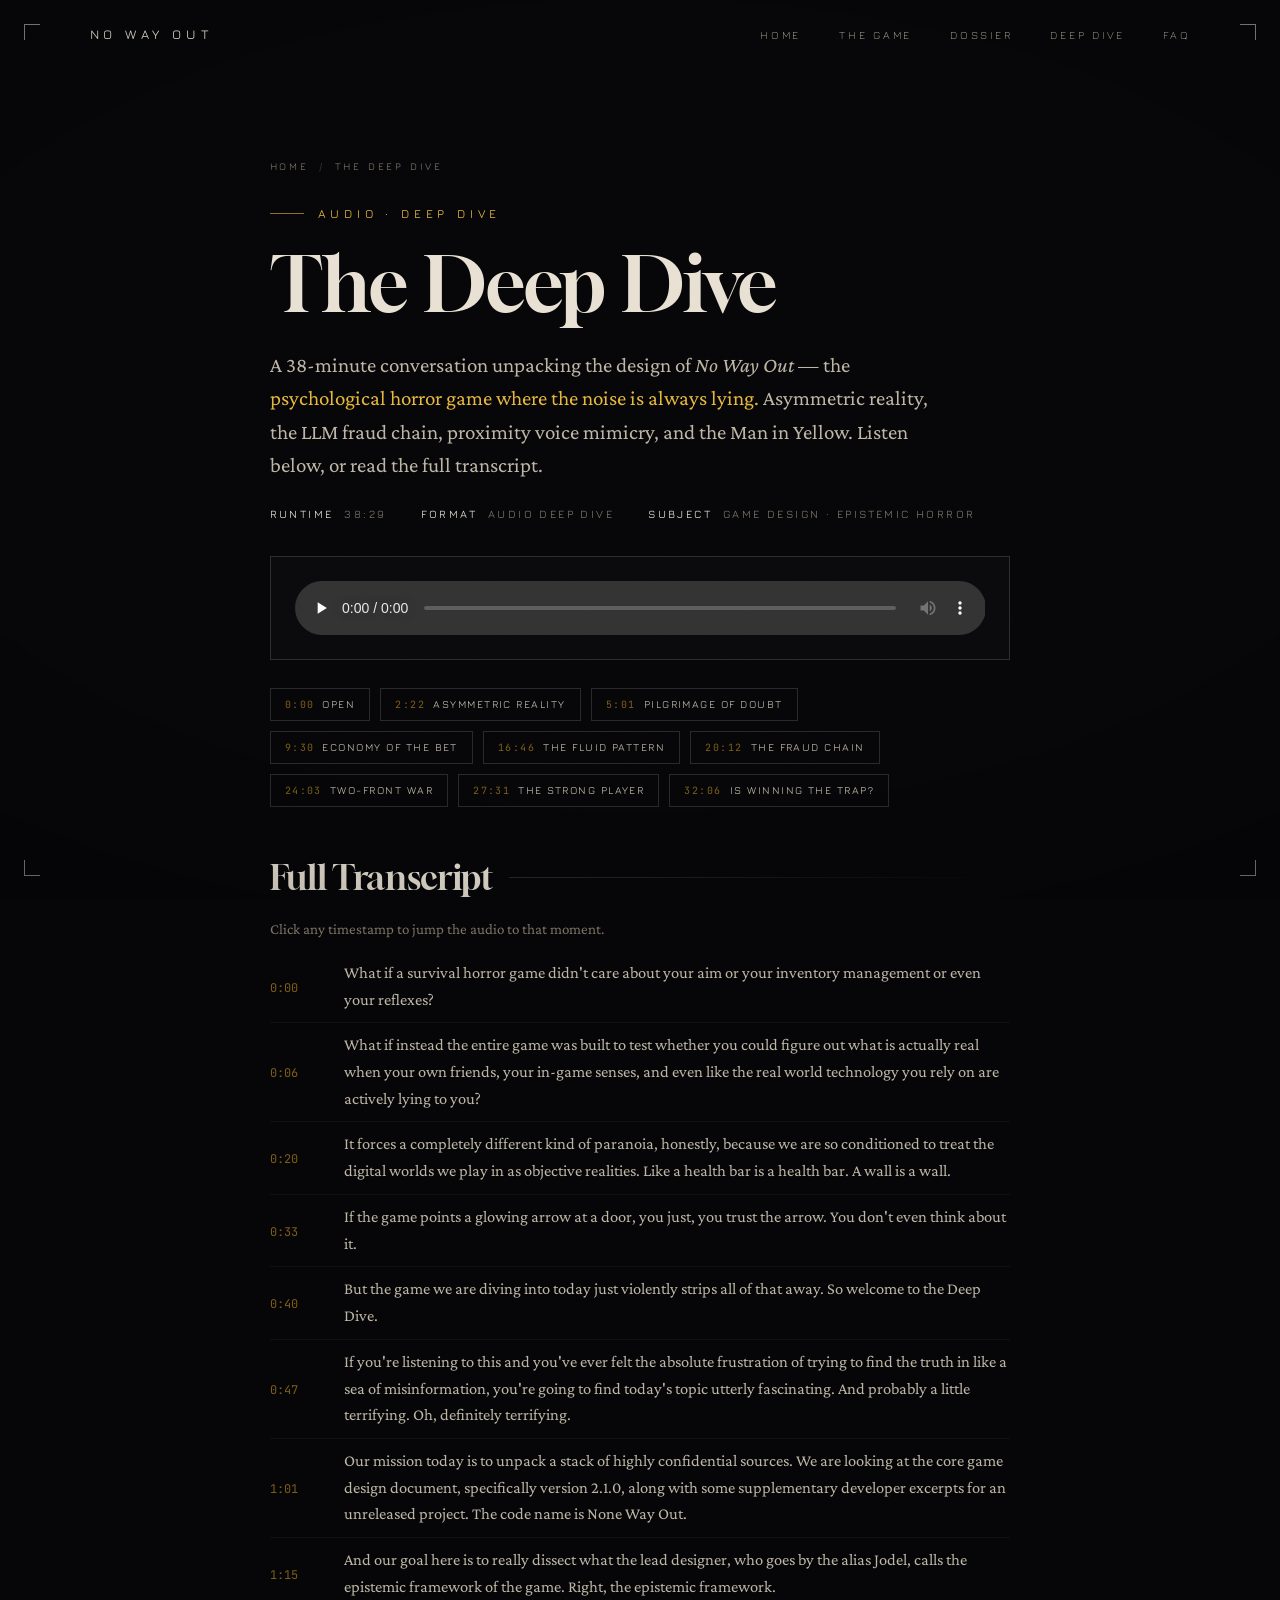
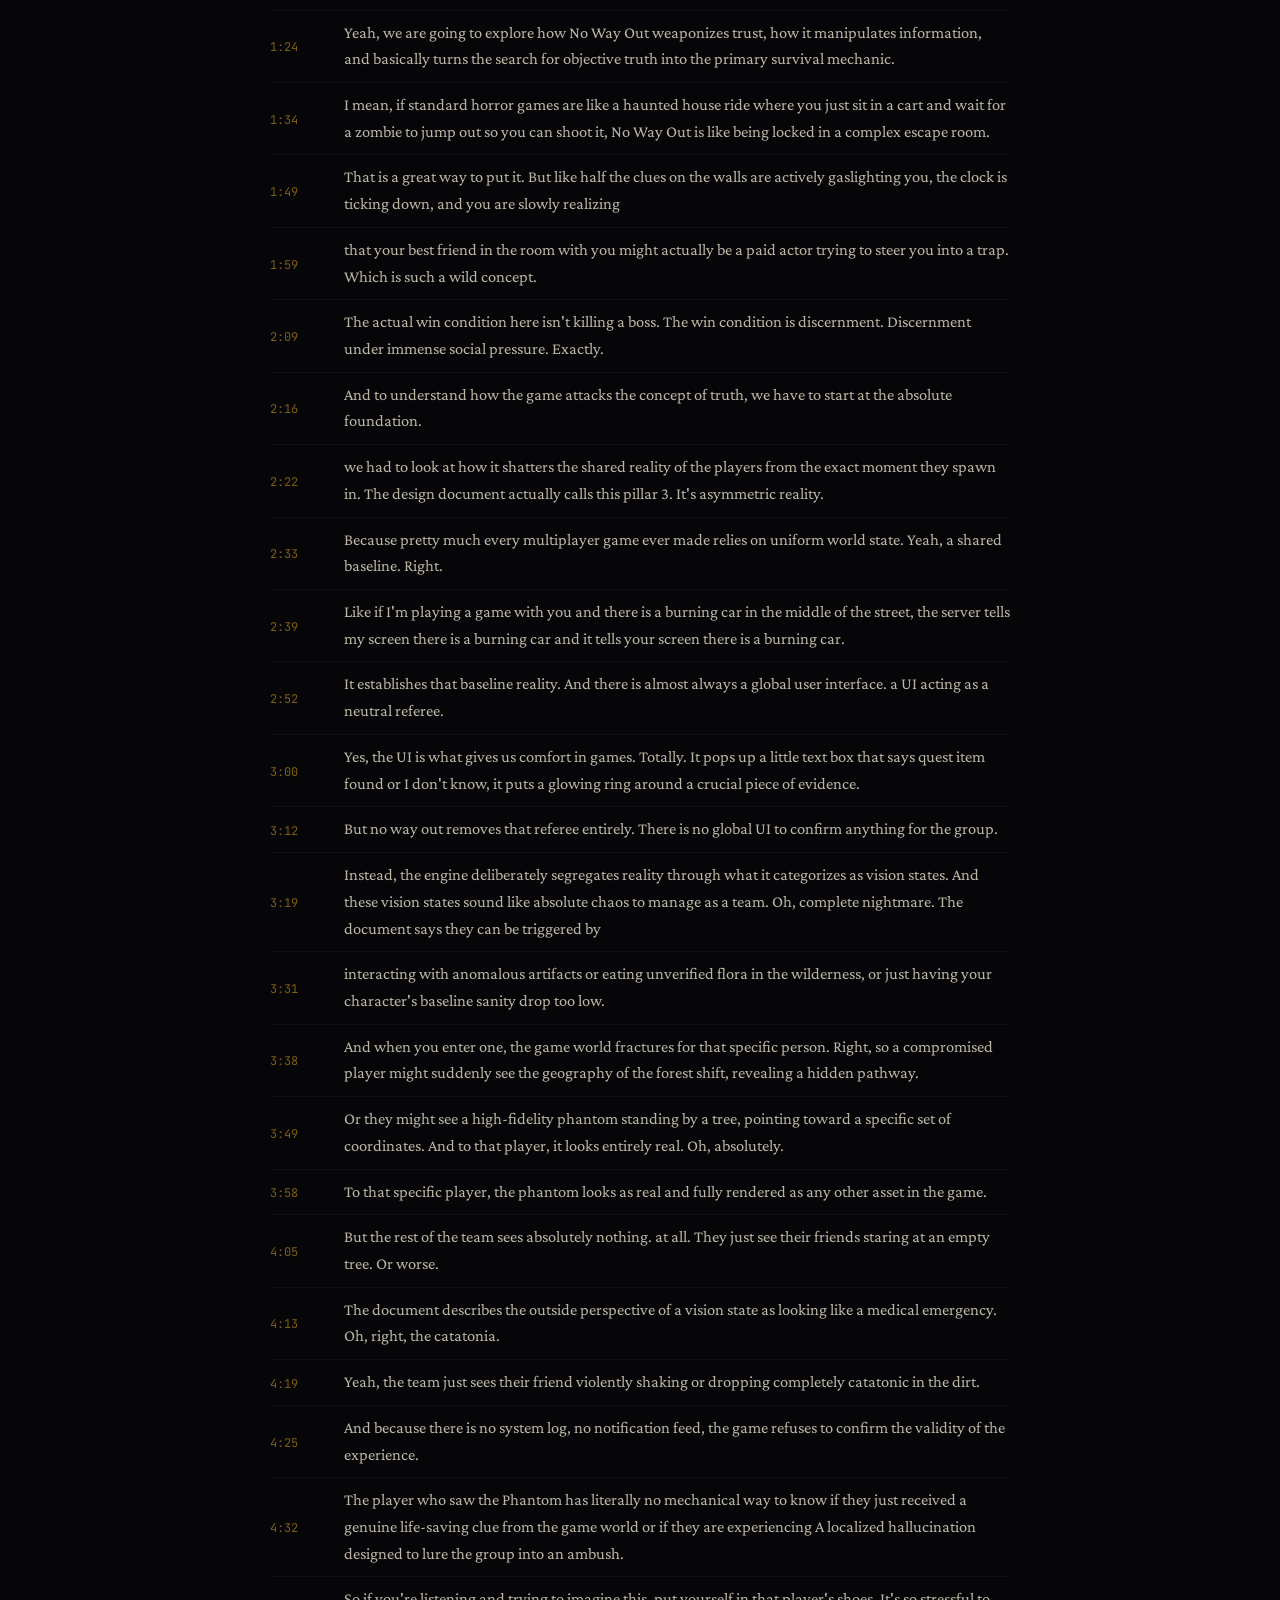
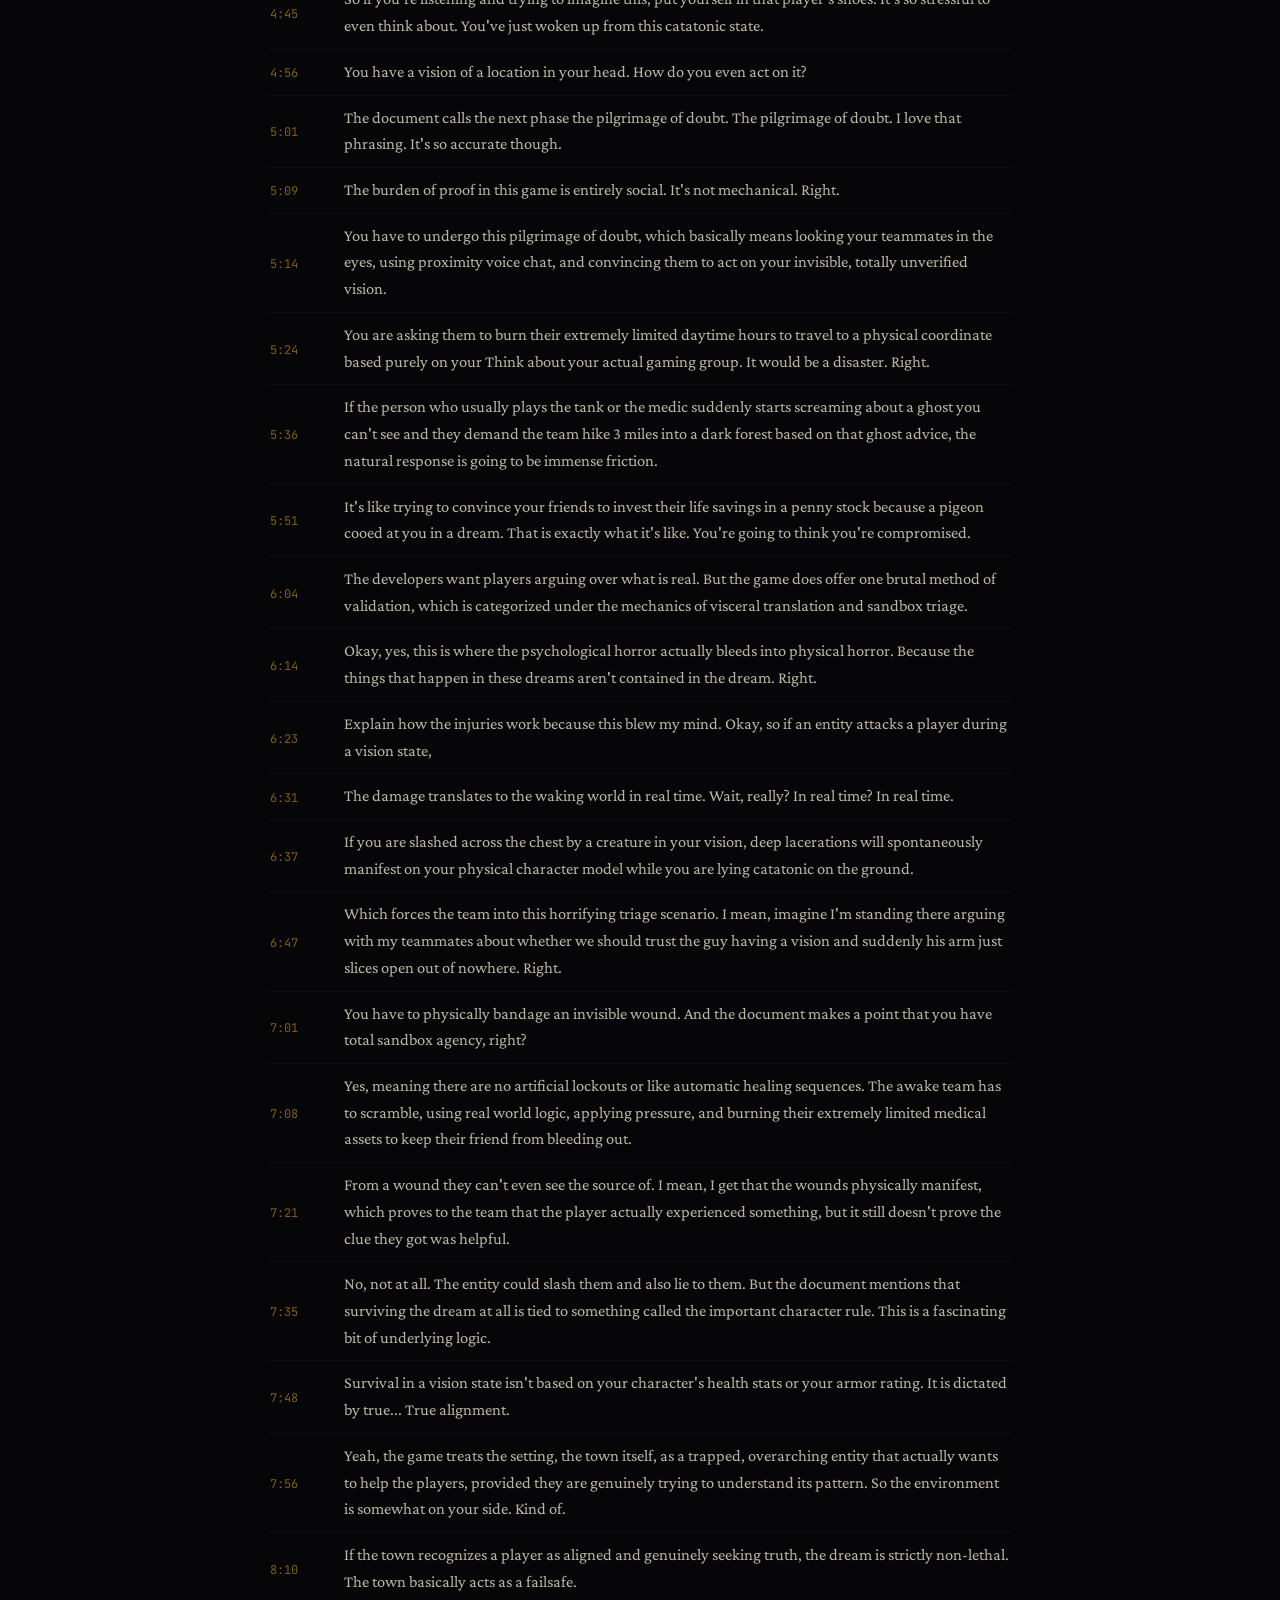
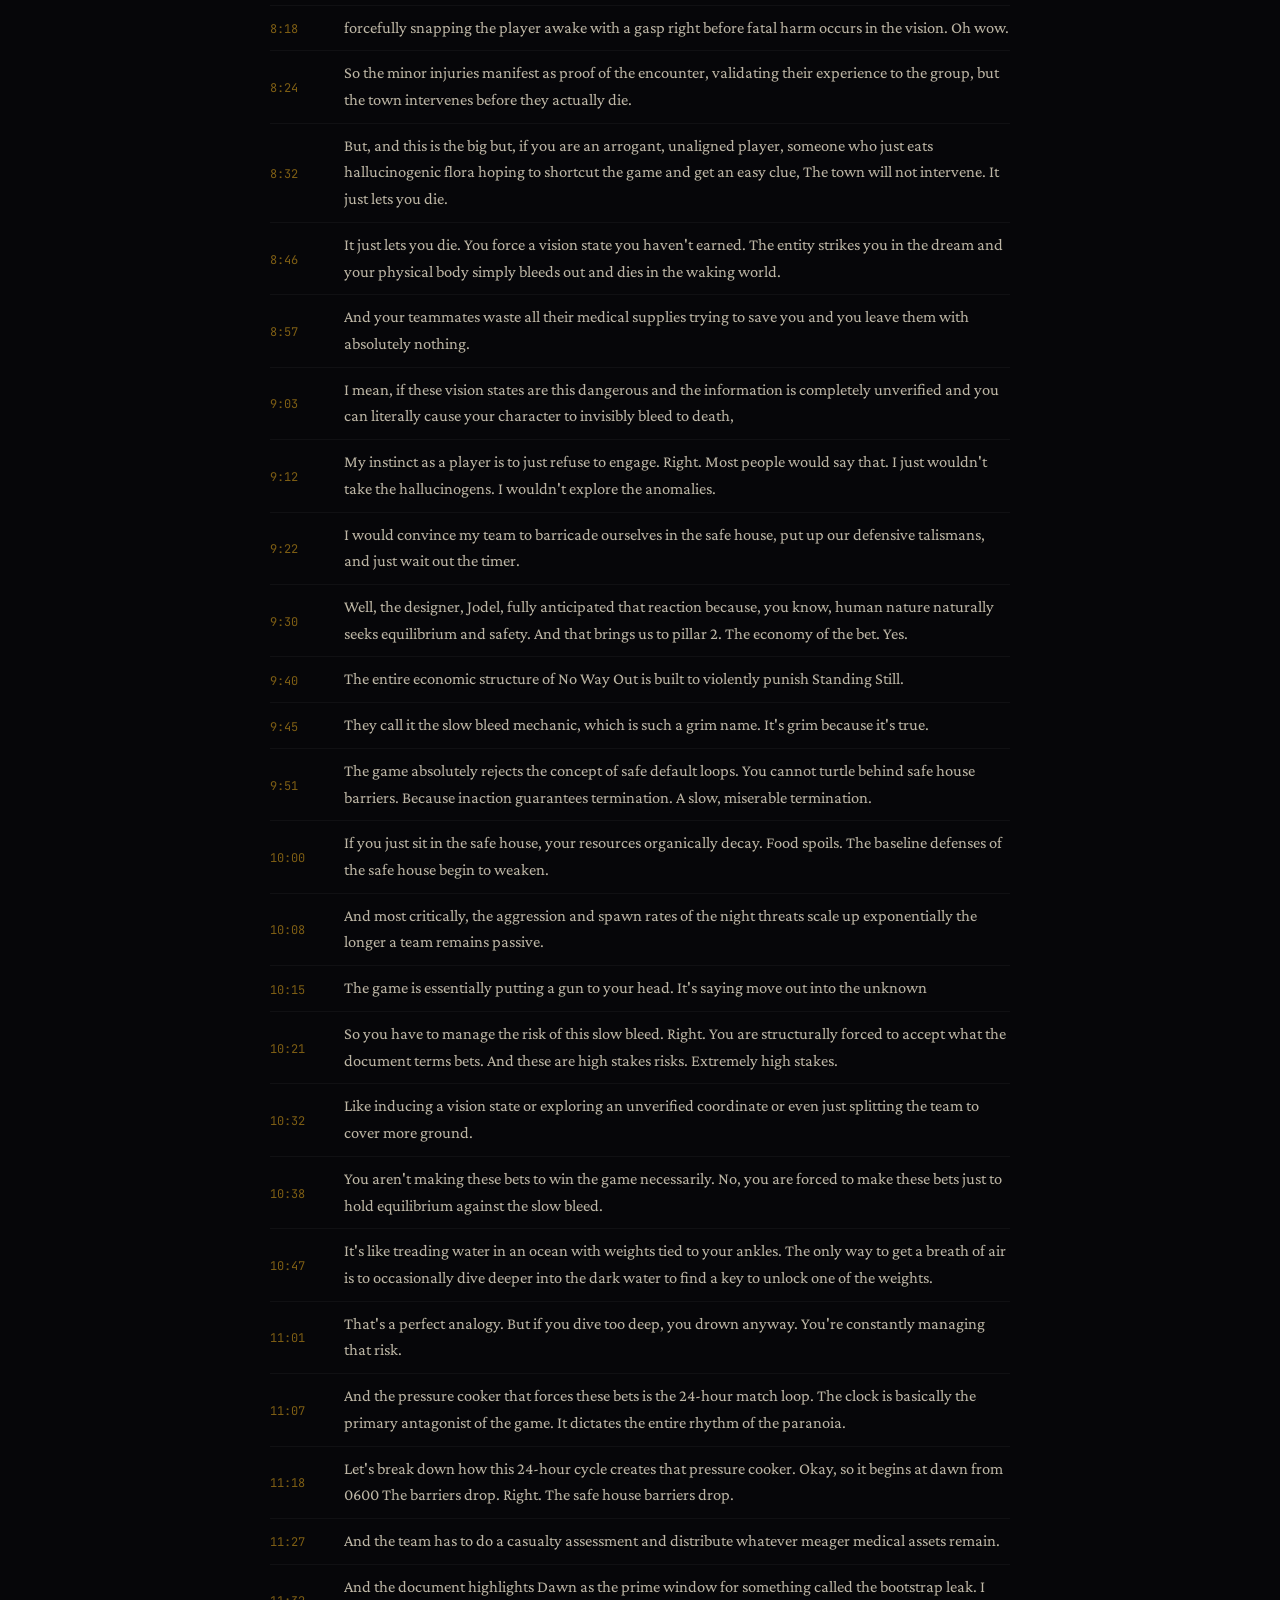
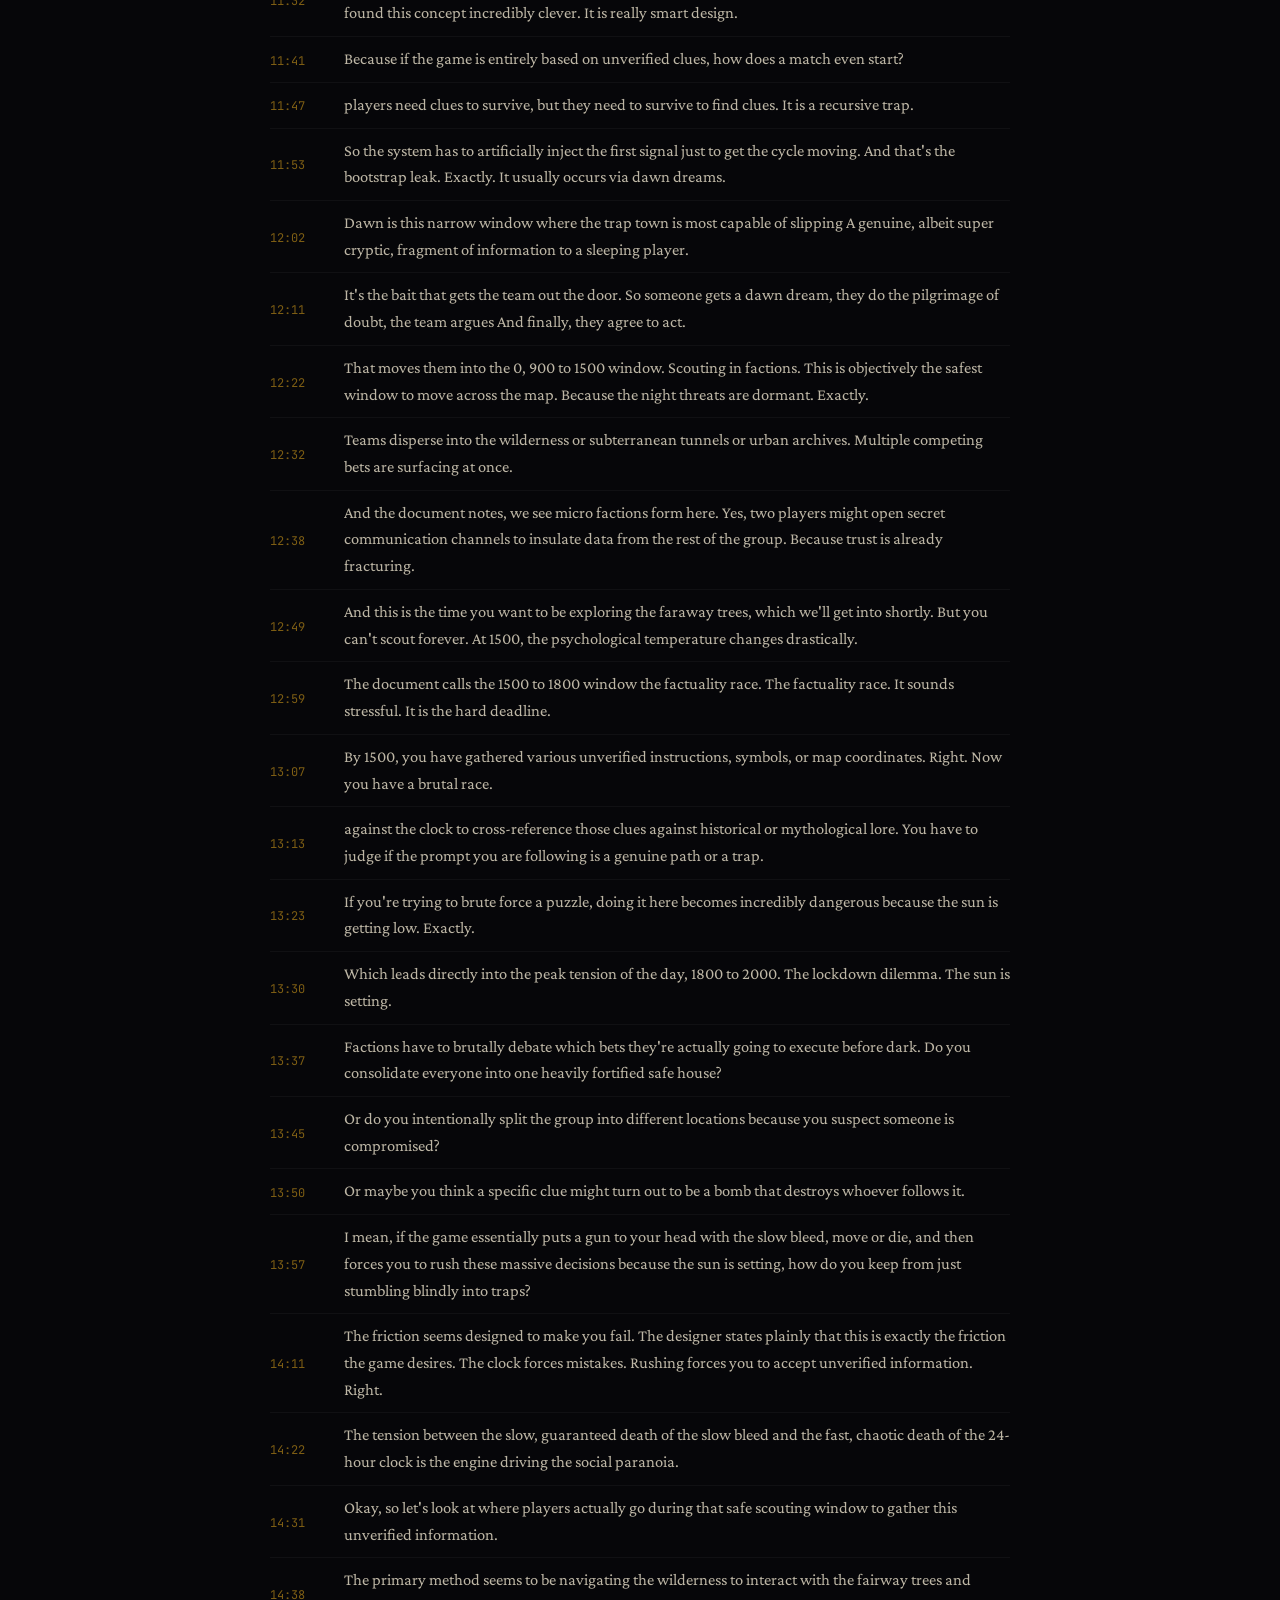
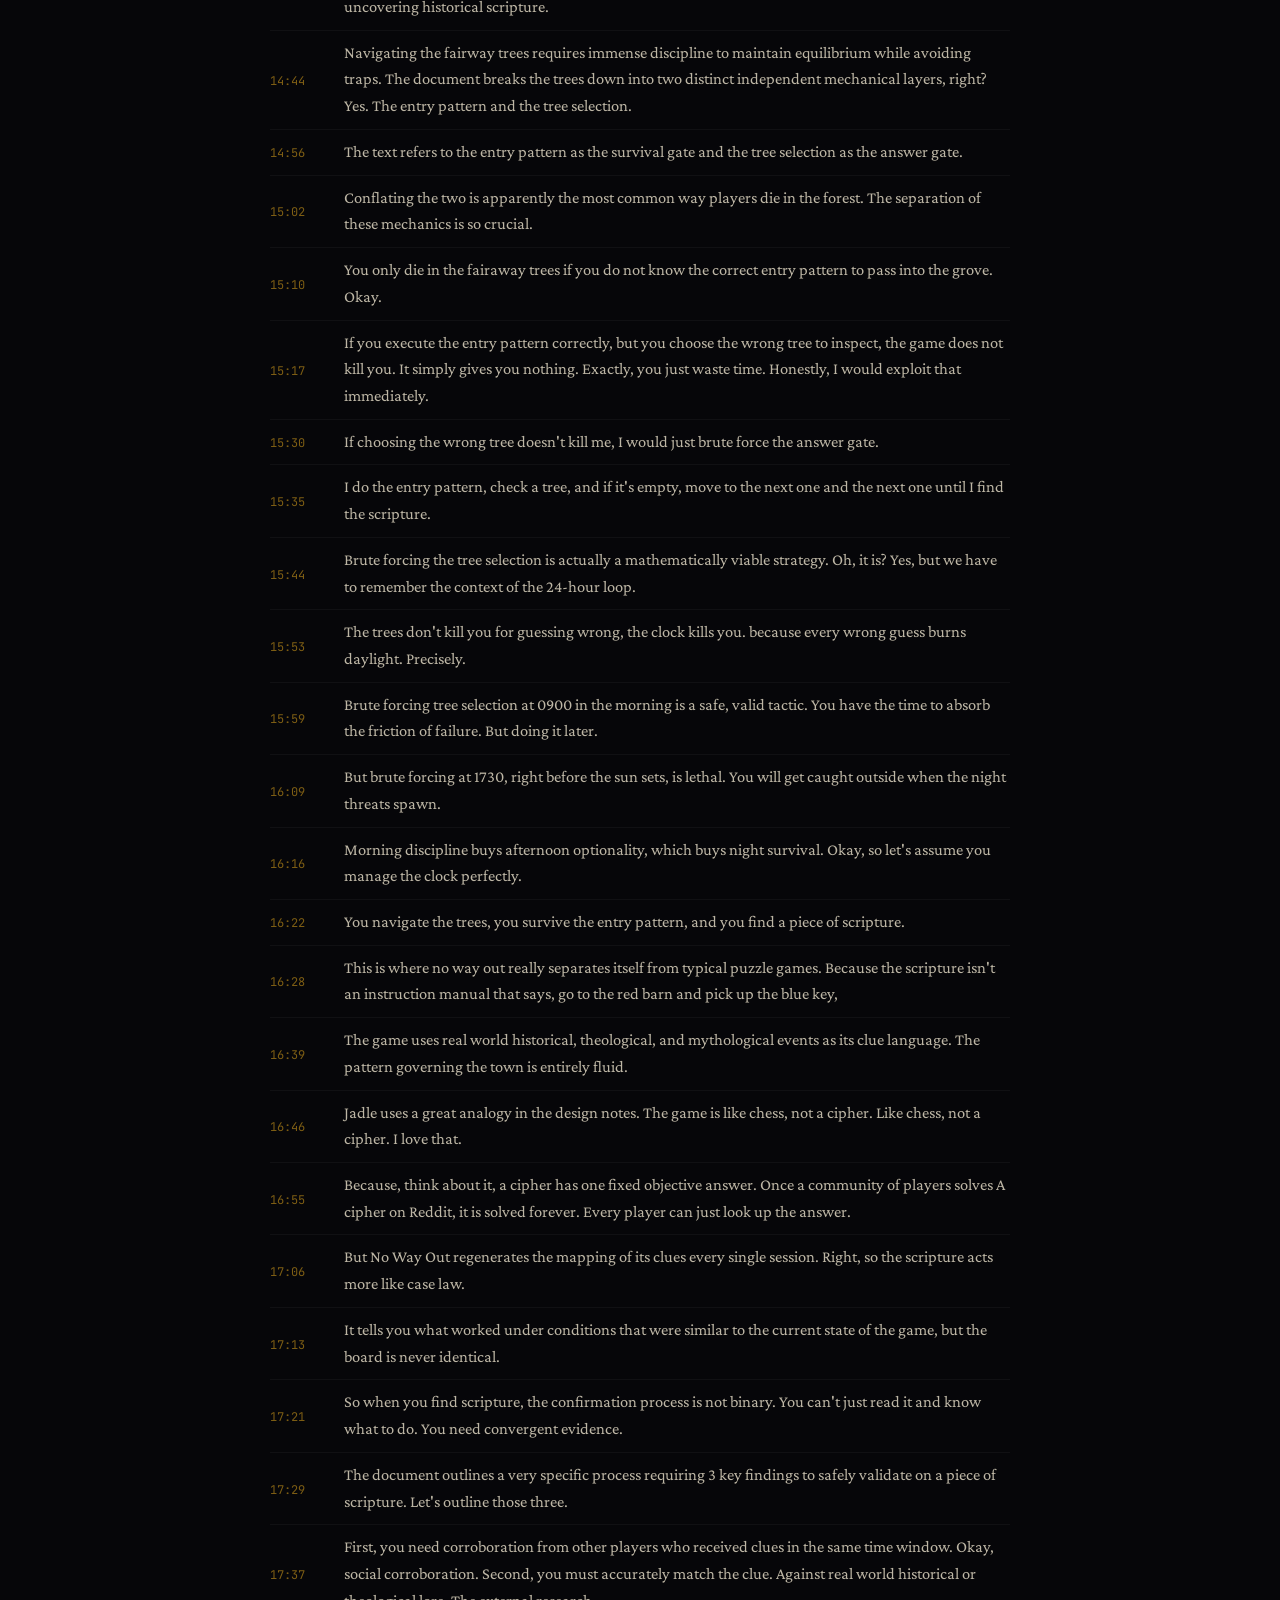
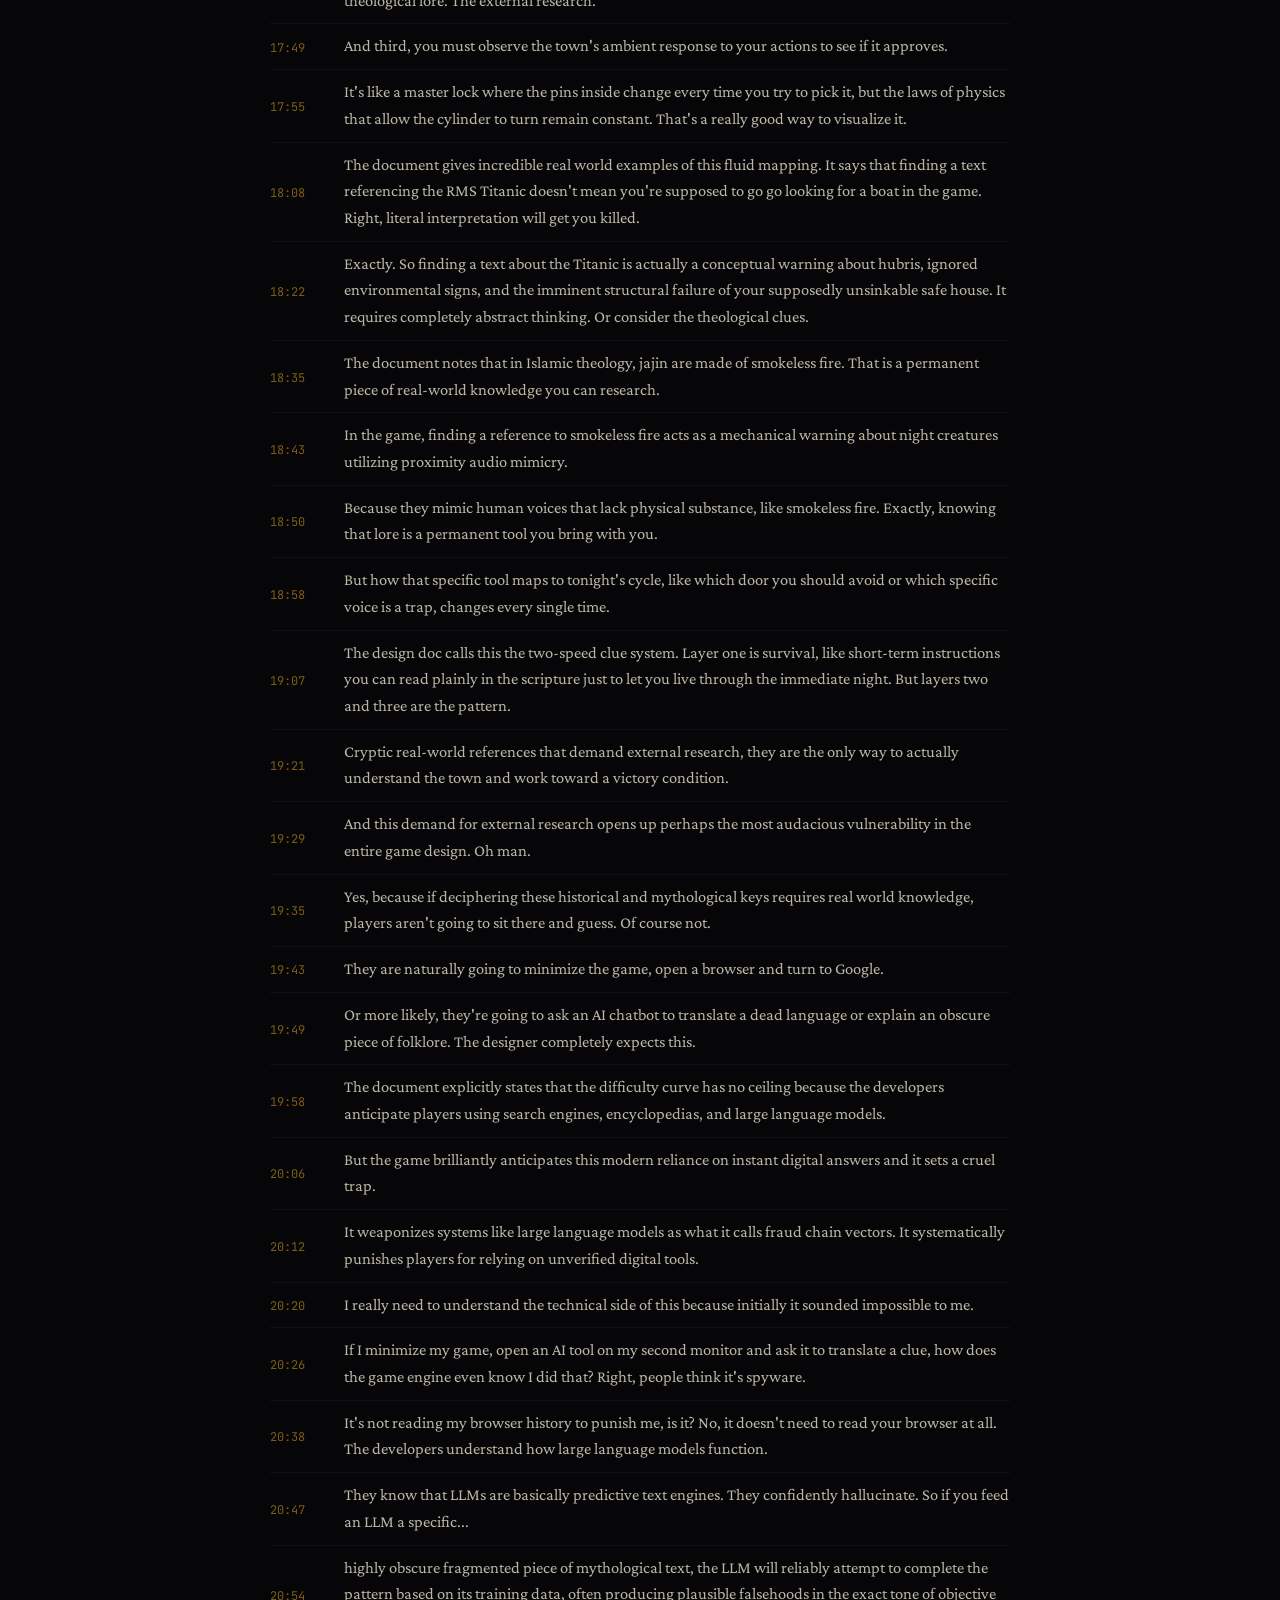
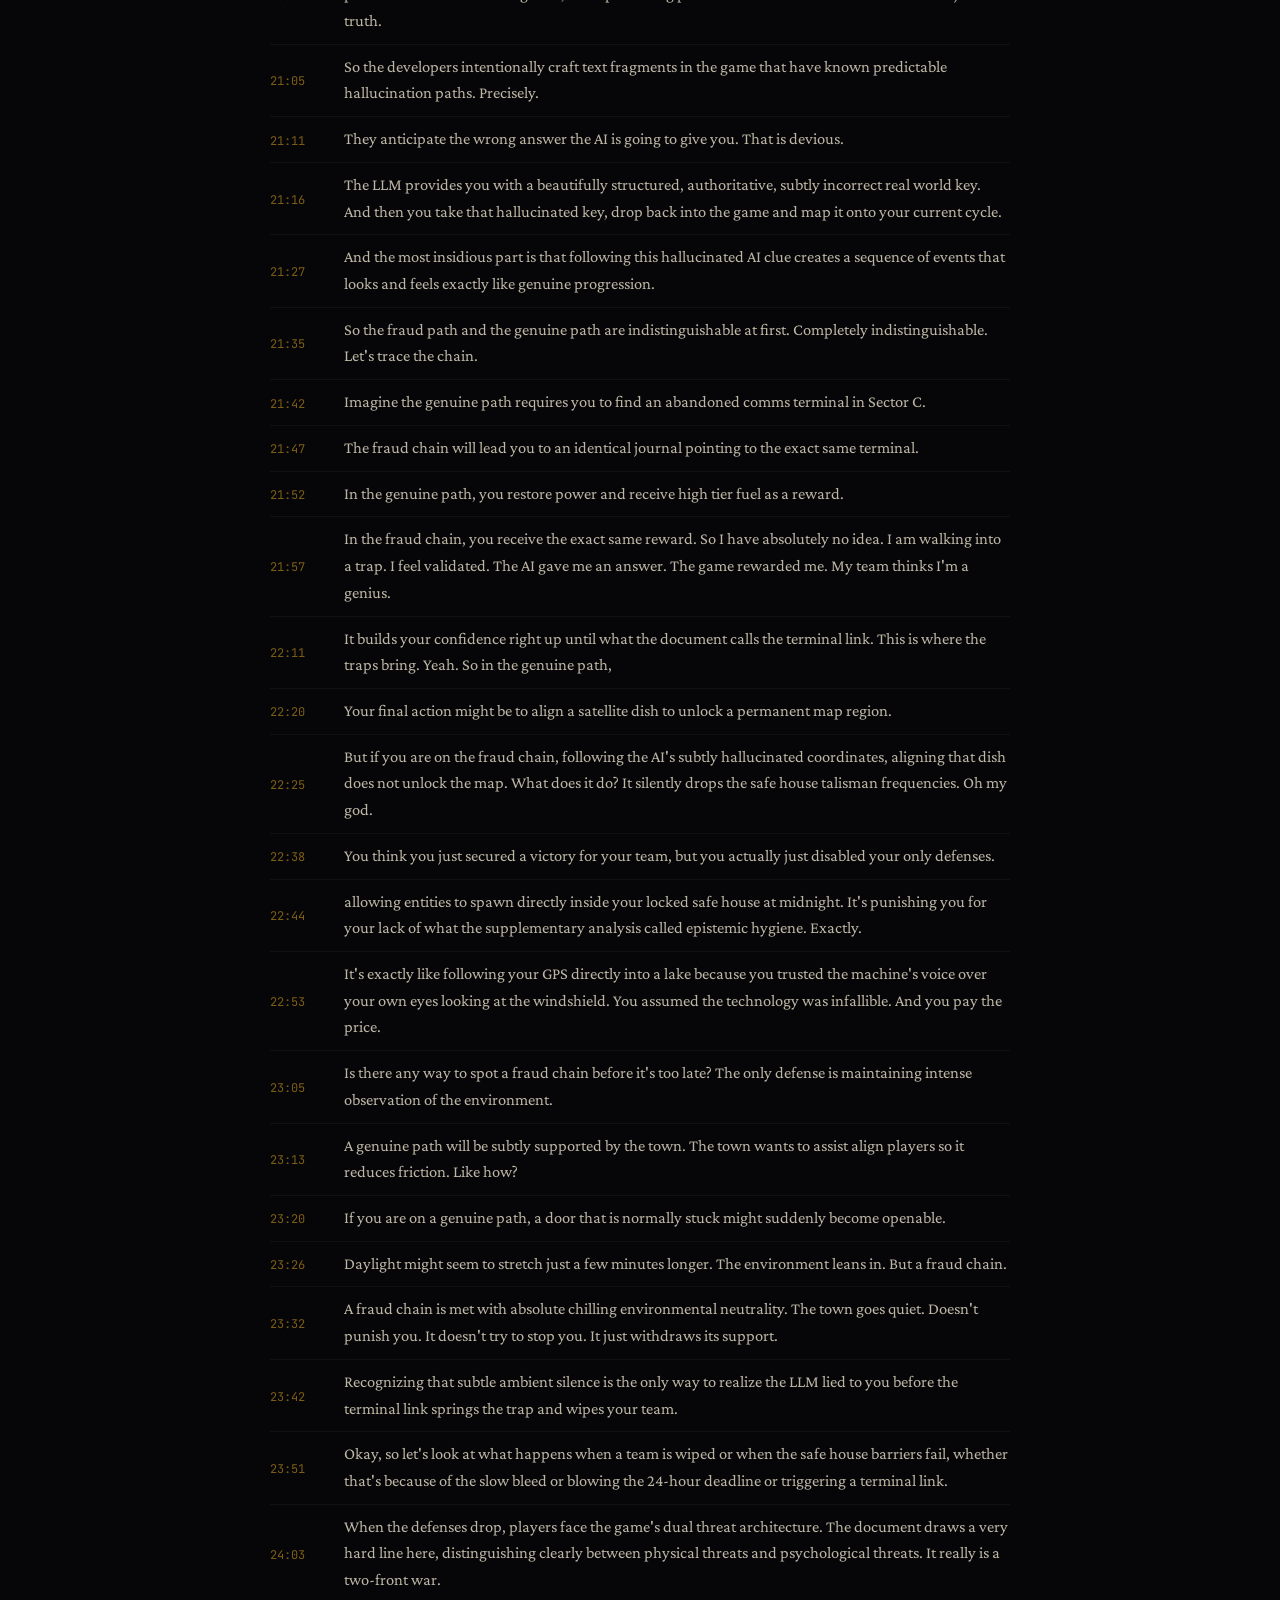
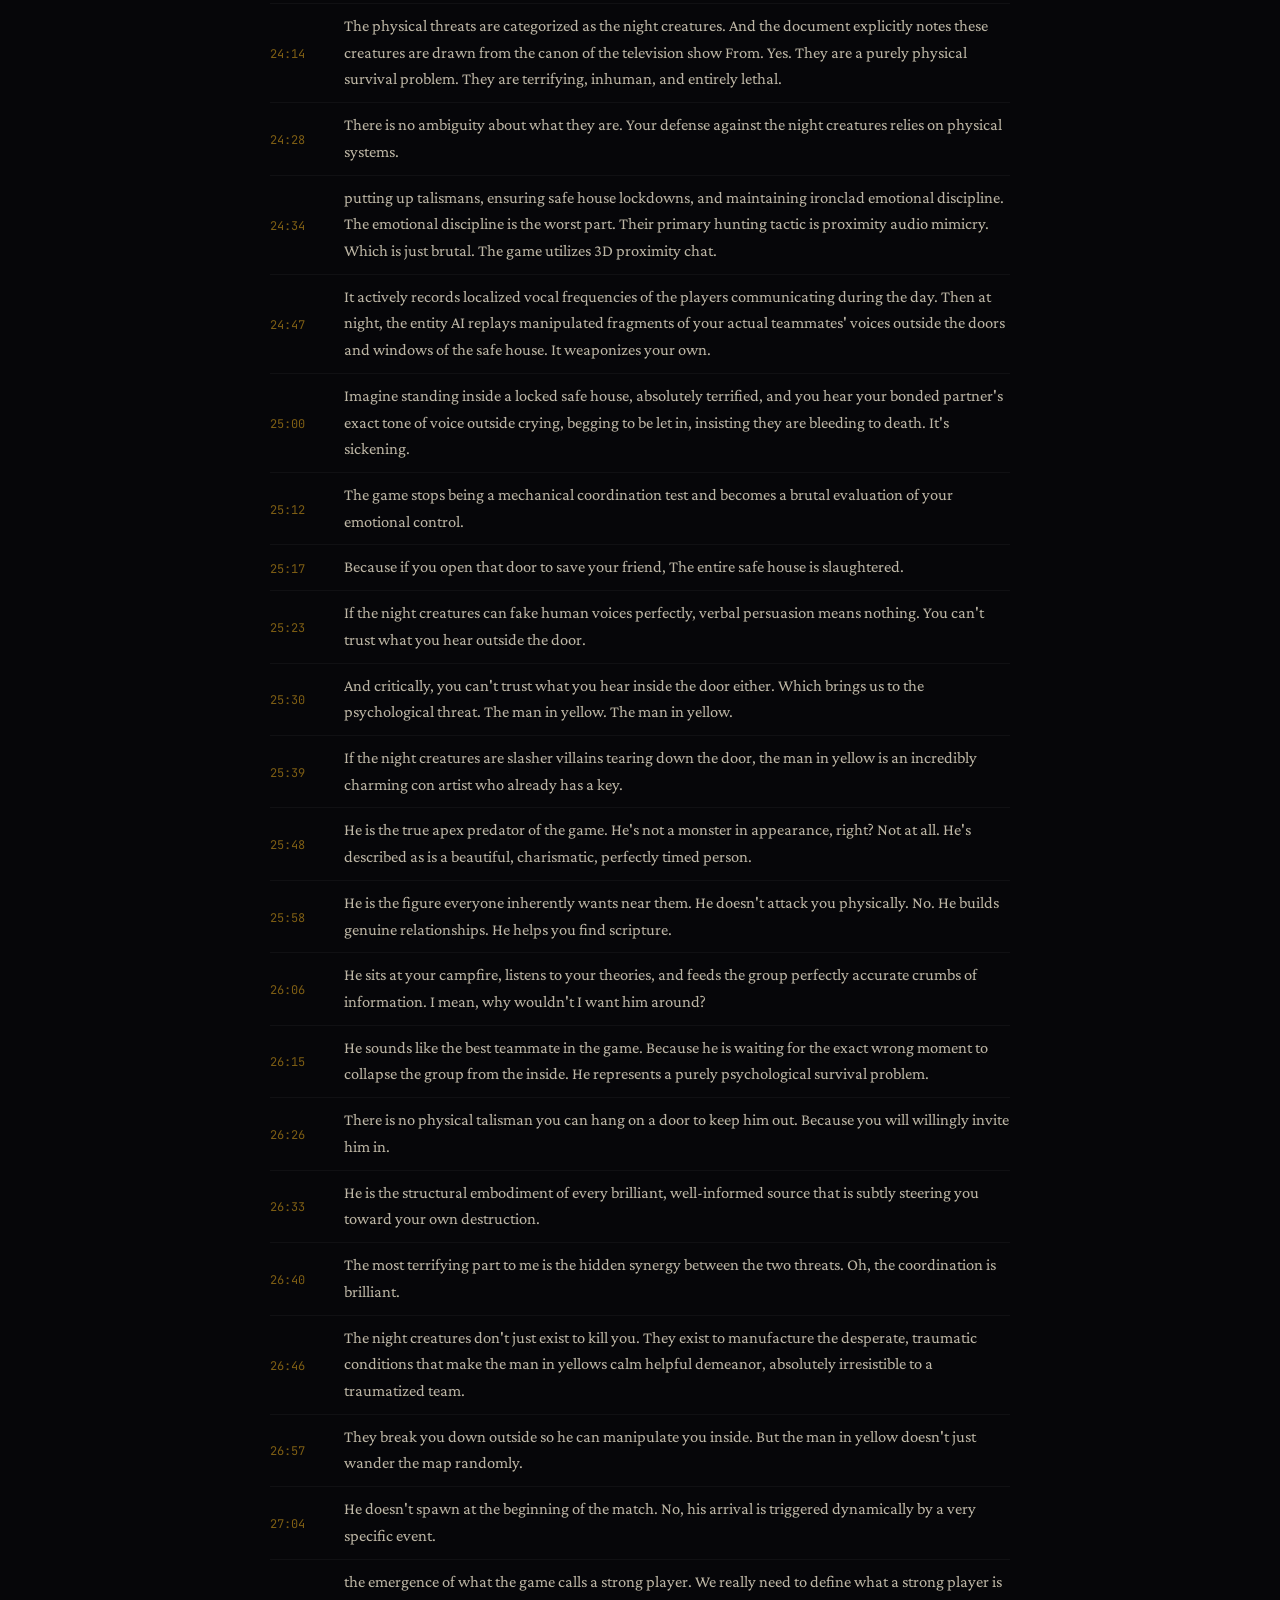
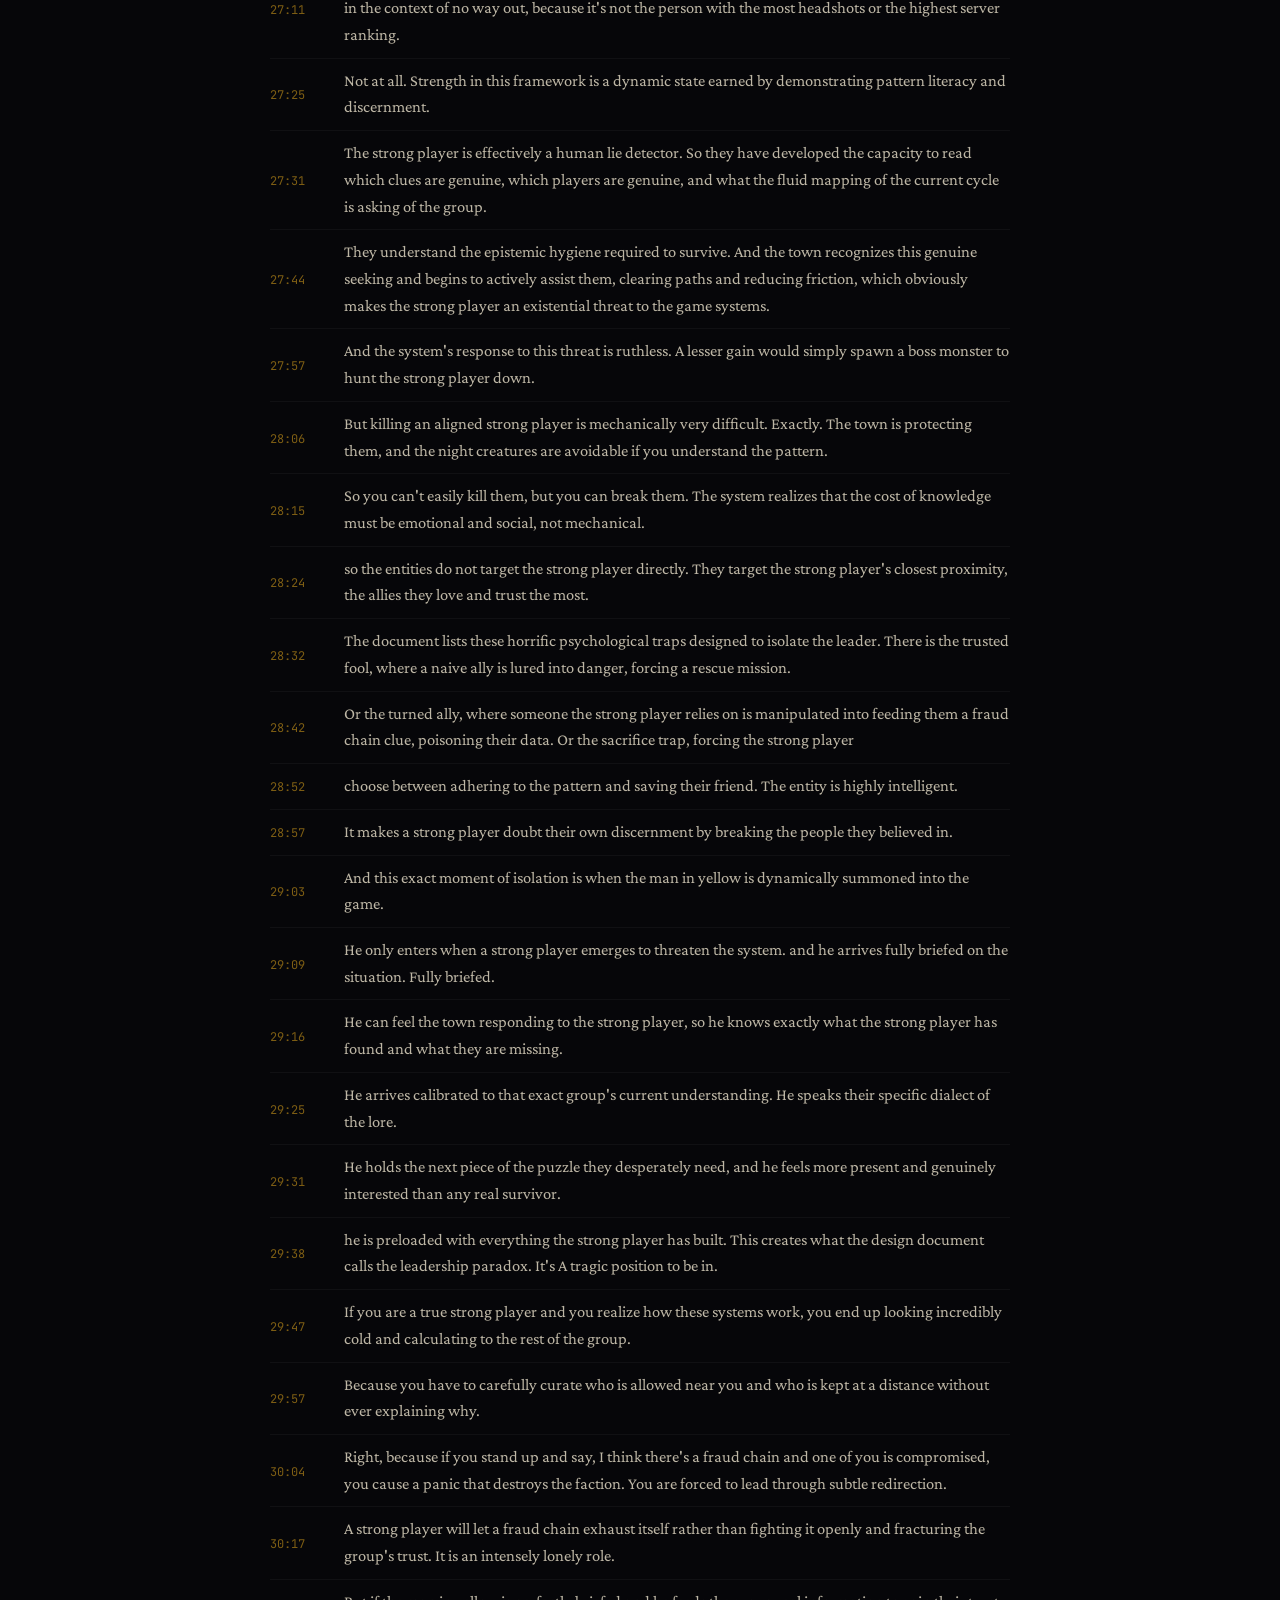
<file: podcast.html>
<!DOCTYPE html>
<html lang="en">
<head>
<meta charset="UTF-8">
<meta name="viewport" content="width=device-width, initial-scale=1.0">
<title>No Way Out — The Deep Dive (Podcast): Lethal Gaslighting & Epistemic Horror</title>
<meta name="description" content="A 38-minute deep-dive podcast on No Way Out — the FROM-inspired psychological horror game where truth is the survival mechanic. Asymmetric reality, the fraud chain, the Man in Yellow, and whether winning is the final trap. Full transcript included.">
<meta name="keywords" content="No Way Out podcast, No Way Out game explained, psychological horror game deep dive, FROM inspired game, epistemic horror, social deduction horror, the Man in Yellow, lethal gaslighting game">
<meta name="author" content="JodLx Studio — Hriddhish Ranjan Sarkar">
<meta name="robots" content="index, follow, max-image-preview:large, max-snippet:-1">
<meta name="theme-color" content="#0a0a0d">
<meta name="color-scheme" content="dark">
<link rel="canonical" href="https://nowayout.jodlx.in/podcast.html">

<meta property="og:type" content="article">
<meta property="og:site_name" content="No Way Out">
<meta property="og:title" content="No Way Out — The Deep Dive (Podcast)">
<meta property="og:description" content="38 minutes on the psychological horror game where the noise is always lying. Asymmetric reality, the fraud chain, the Man in Yellow — full transcript inside.">
<meta property="og:url" content="https://nowayout.jodlx.in/podcast.html">
<meta property="og:image" content="https://nowayout.jodlx.in/assets/og-image.png">
<meta property="og:image:width" content="1918">
<meta property="og:image:height" content="1078">
<meta property="og:locale" content="en_US">
<meta name="twitter:card" content="summary_large_image">
<meta name="twitter:site" content="@har_ddy">
<meta name="twitter:creator" content="@har_ddy">
<meta name="twitter:title" content="No Way Out — The Deep Dive (Podcast)">
<meta name="twitter:description" content="38 minutes on the psychological horror game where the noise is always lying. Full transcript inside.">
<meta name="twitter:image" content="https://nowayout.jodlx.in/assets/og-image.png">

<link rel="icon" href="assets/favicon.svg" type="image/svg+xml">
<link rel="apple-touch-icon" href="assets/og-image.png">

<script type="application/ld+json">
{
  "@context": "https://schema.org",
  "@graph": [
    {
      "@type": "BreadcrumbList",
      "itemListElement": [
        { "@type": "ListItem", "position": 1, "name": "Home", "item": "https://nowayout.jodlx.in/" },
        { "@type": "ListItem", "position": 2, "name": "The Deep Dive", "item": "https://nowayout.jodlx.in/podcast.html" }
      ]
    },
    {
      "@type": "PodcastEpisode",
      "@id": "https://nowayout.jodlx.in/podcast.html#episode",
      "name": "No Way Out — The Deep Dive: Lethal Gaslighting & the Epistemic Horror Game",
      "url": "https://nowayout.jodlx.in/podcast.html",
      "description": "A 38-minute deep-dive unpacking the design of No Way Out, a FROM-inspired psychological horror and social-deduction game where discerning truth is the survival mechanic. Covers asymmetric reality, vision states, the LLM fraud chain, proximity audio mimicry, and the Man in Yellow.",
      "datePublished": "2026-06-26",
      "timeRequired": "PT38M29S",
      "inLanguage": "en",
      "image": "https://nowayout.jodlx.in/assets/og-image.png",
      "about": { "@type": "VideoGame", "name": "No Way Out", "url": "https://nowayout.jodlx.in/" },
      "partOfSeries": {
        "@type": "PodcastSeries",
        "name": "No Way Out — Deep Dive",
        "url": "https://nowayout.jodlx.in/podcast.html"
      },
      "associatedMedia": {
        "@type": "AudioObject",
        "contentUrl": "https://nowayout.jodlx.in/assets/audio/discussion.m4a",
        "encodingFormat": "audio/mp4",
        "duration": "PT38M29S"
      }
    }
  ]
}
</script>

<link rel="stylesheet" href="assets/style.css">
<link rel="stylesheet" href="assets/sections.css">
<link rel="stylesheet" href="assets/pages.css">
</head>
<body data-cycle-phase="night">

<div class="grain"></div>
<div class="vignette-fixed"></div>
<div class="corner-frame tl"></div><div class="corner-frame tr"></div>
<div class="corner-frame bl"></div><div class="corner-frame br"></div>

<nav class="nav">
  <a class="nav-mark" href="index.html">NO WAY OUT</a>
  <div class="nav-links">
    <a href="index.html">Home</a>
    <a href="game.html">The Game</a>
    <a href="dossier.html">Dossier</a>
    <a href="podcast.html">Deep Dive</a>
    <a href="faq.html">FAQ</a>
  </div>
</nav>

<main class="page-main">
  <nav class="crumbs" aria-label="Breadcrumb">
    <a href="index.html">Home</a><span class="sep">/</span><span>The Deep Dive</span>
  </nav>

  <div class="page-kicker">Audio · Deep Dive</div>
  <h1 class="page-title">The Deep Dive</h1>
  <p class="page-lede">A 38-minute conversation unpacking the design of <em>No Way Out</em> — the
    <span class="hl">psychological horror game where the noise is always lying.</span> Asymmetric reality,
    the LLM fraud chain, proximity voice mimicry, and the Man in Yellow. Listen below, or read the full transcript.</p>

  <div class="podcast-meta">
    <span><b>Runtime</b> &nbsp;38:29</span>
    <span><b>Format</b> &nbsp;Audio deep dive</span>
    <span><b>Subject</b> &nbsp;Game design · Epistemic horror</span>
  </div>

  <div class="podcast-player">
    <audio id="pod-audio" controls preload="none">
      <source src="assets/audio/discussion.webm" type="audio/webm; codecs=opus">
      <source src="assets/audio/discussion.m4a" type="audio/mp4">
      Your browser does not support the audio element.
    </audio>
  </div>

  <div class="pod-chapters" aria-label="Chapters">
    <button class="chap" data-seek="0" data-scroll="1"><span class="ct">0:00</span>Open</button>
    <button class="chap" data-seek="142.45" data-scroll="1"><span class="ct">2:22</span>Asymmetric Reality</button>
    <button class="chap" data-seek="301.82" data-scroll="1"><span class="ct">5:01</span>Pilgrimage of Doubt</button>
    <button class="chap" data-seek="570.15" data-scroll="1"><span class="ct">9:30</span>Economy of the Bet</button>
    <button class="chap" data-seek="1006.64" data-scroll="1"><span class="ct">16:46</span>The Fluid Pattern</button>
    <button class="chap" data-seek="1212.37" data-scroll="1"><span class="ct">20:12</span>The Fraud Chain</button>
    <button class="chap" data-seek="1443.47" data-scroll="1"><span class="ct">24:03</span>Two-Front War</button>
    <button class="chap" data-seek="1651.57" data-scroll="1"><span class="ct">27:31</span>The Strong Player</button>
    <button class="chap" data-seek="1926.66" data-scroll="1"><span class="ct">32:06</span>Is Winning the Trap?</button>
  </div>

  <div class="transcript-head"><h2>Full Transcript</h2><span class="line"></span></div>
  <p class="page-lede" style="font-size:15px;margin-top:0;color:var(--ash)">Click any timestamp to jump the audio to that moment.</p>

  <div class="transcript">
      <div class="tr-seg"><button class="tr-time" data-seek="0" aria-label="Play from 0:00">0:00</button><p class="tr-text">What if a survival horror game didn't care about your aim or your inventory management or even your reflexes?</p></div>
      <div class="tr-seg"><button class="tr-time" data-seek="6.43" aria-label="Play from 0:06">0:06</button><p class="tr-text">What if instead the entire game was built to test whether you could figure out what is actually real when your own friends, your in-game senses, and even like the real world technology you rely on are actively lying to you?</p></div>
      <div class="tr-seg"><button class="tr-time" data-seek="20.3" aria-label="Play from 0:20">0:20</button><p class="tr-text">It forces a completely different kind of paranoia, honestly, because we are so conditioned to treat the digital worlds we play in as objective realities. Like a health bar is a health bar. A wall is a wall.</p></div>
      <div class="tr-seg"><button class="tr-time" data-seek="33.16" aria-label="Play from 0:33">0:33</button><p class="tr-text">If the game points a glowing arrow at a door, you just, you trust the arrow. You don't even think about it.</p></div>
      <div class="tr-seg"><button class="tr-time" data-seek="40.6" aria-label="Play from 0:40">0:40</button><p class="tr-text">But the game we are diving into today just violently strips all of that away. So welcome to the Deep Dive.</p></div>
      <div class="tr-seg"><button class="tr-time" data-seek="47.71" aria-label="Play from 0:47">0:47</button><p class="tr-text">If you're listening to this and you've ever felt the absolute frustration of trying to find the truth in like a sea of misinformation, you're going to find today's topic utterly fascinating. And probably a little terrifying. Oh, definitely terrifying.</p></div>
      <div class="tr-seg"><button class="tr-time" data-seek="61.24" aria-label="Play from 1:01">1:01</button><p class="tr-text">Our mission today is to unpack a stack of highly confidential sources. We are looking at the core game design document, specifically version 2.1.0, along with some supplementary developer excerpts for an unreleased project. The code name is None Way Out.</p></div>
      <div class="tr-seg"><button class="tr-time" data-seek="75.12" aria-label="Play from 1:15">1:15</button><p class="tr-text">And our goal here is to really dissect what the lead designer, who goes by the alias Jodel, calls the epistemic framework of the game. Right, the epistemic framework.</p></div>
      <div class="tr-seg"><button class="tr-time" data-seek="84.93" aria-label="Play from 1:24">1:24</button><p class="tr-text">Yeah, we are going to explore how No Way Out weaponizes trust, how it manipulates information, and basically turns the search for objective truth into the primary survival mechanic.</p></div>
      <div class="tr-seg"><button class="tr-time" data-seek="94.74" aria-label="Play from 1:34">1:34</button><p class="tr-text">I mean, if standard horror games are like a haunted house ride where you just sit in a cart and wait for a zombie to jump out so you can shoot it, No Way Out is like being locked in a complex escape room.</p></div>
      <div class="tr-seg"><button class="tr-time" data-seek="109.63" aria-label="Play from 1:49">1:49</button><p class="tr-text">That is a great way to put it. But like half the clues on the walls are actively gaslighting you, the clock is ticking down, and you are slowly realizing</p></div>
      <div class="tr-seg"><button class="tr-time" data-seek="119.78" aria-label="Play from 1:59">1:59</button><p class="tr-text">that your best friend in the room with you might actually be a paid actor trying to steer you into a trap. Which is such a wild concept.</p></div>
      <div class="tr-seg"><button class="tr-time" data-seek="129.26" aria-label="Play from 2:09">2:09</button><p class="tr-text">The actual win condition here isn't killing a boss. The win condition is discernment. Discernment under immense social pressure. Exactly.</p></div>
      <div class="tr-seg"><button class="tr-time" data-seek="136.02" aria-label="Play from 2:16">2:16</button><p class="tr-text">And to understand how the game attacks the concept of truth, we have to start at the absolute foundation.</p></div>
      <div class="tr-seg"><button class="tr-time" data-seek="142.45" aria-label="Play from 2:22">2:22</button><p class="tr-text">we had to look at how it shatters the shared reality of the players from the exact moment they spawn in. The design document actually calls this pillar 3. It's asymmetric reality.</p></div>
      <div class="tr-seg"><button class="tr-time" data-seek="153.28" aria-label="Play from 2:33">2:33</button><p class="tr-text">Because pretty much every multiplayer game ever made relies on uniform world state. Yeah, a shared baseline. Right.</p></div>
      <div class="tr-seg"><button class="tr-time" data-seek="159.37" aria-label="Play from 2:39">2:39</button><p class="tr-text">Like if I'm playing a game with you and there is a burning car in the middle of the street, the server tells my screen there is a burning car and it tells your screen there is a burning car.</p></div>
      <div class="tr-seg"><button class="tr-time" data-seek="172.91" aria-label="Play from 2:52">2:52</button><p class="tr-text">It establishes that baseline reality. And there is almost always a global user interface. a UI acting as a neutral referee.</p></div>
      <div class="tr-seg"><button class="tr-time" data-seek="180.01" aria-label="Play from 3:00">3:00</button><p class="tr-text">Yes, the UI is what gives us comfort in games. Totally. It pops up a little text box that says quest item found or I don't know, it puts a glowing ring around a crucial piece of evidence.</p></div>
      <div class="tr-seg"><button class="tr-time" data-seek="192.87" aria-label="Play from 3:12">3:12</button><p class="tr-text">But no way out removes that referee entirely. There is no global UI to confirm anything for the group.</p></div>
      <div class="tr-seg"><button class="tr-time" data-seek="199.3" aria-label="Play from 3:19">3:19</button><p class="tr-text">Instead, the engine deliberately segregates reality through what it categorizes as vision states. And these vision states sound like absolute chaos to manage as a team. Oh, complete nightmare. The document says they can be triggered by</p></div>
      <div class="tr-seg"><button class="tr-time" data-seek="211.82" aria-label="Play from 3:31">3:31</button><p class="tr-text">interacting with anomalous artifacts or eating unverified flora in the wilderness, or just having your character's baseline sanity drop too low.</p></div>
      <div class="tr-seg"><button class="tr-time" data-seek="218.92" aria-label="Play from 3:38">3:38</button><p class="tr-text">And when you enter one, the game world fractures for that specific person. Right, so a compromised player might suddenly see the geography of the forest shift, revealing a hidden pathway.</p></div>
      <div class="tr-seg"><button class="tr-time" data-seek="229.41" aria-label="Play from 3:49">3:49</button><p class="tr-text">Or they might see a high-fidelity phantom standing by a tree, pointing toward a specific set of coordinates. And to that player, it looks entirely real. Oh, absolutely.</p></div>
      <div class="tr-seg"><button class="tr-time" data-seek="238.89" aria-label="Play from 3:58">3:58</button><p class="tr-text">To that specific player, the phantom looks as real and fully rendered as any other asset in the game.</p></div>
      <div class="tr-seg"><button class="tr-time" data-seek="245.32" aria-label="Play from 4:05">4:05</button><p class="tr-text">But the rest of the team sees absolutely nothing. at all. They just see their friends staring at an empty tree. Or worse.</p></div>
      <div class="tr-seg"><button class="tr-time" data-seek="253.1" aria-label="Play from 4:13">4:13</button><p class="tr-text">The document describes the outside perspective of a vision state as looking like a medical emergency. Oh, right, the catatonia.</p></div>
      <div class="tr-seg"><button class="tr-time" data-seek="259.87" aria-label="Play from 4:19">4:19</button><p class="tr-text">Yeah, the team just sees their friend violently shaking or dropping completely catatonic in the dirt.</p></div>
      <div class="tr-seg"><button class="tr-time" data-seek="265.28" aria-label="Play from 4:25">4:25</button><p class="tr-text">And because there is no system log, no notification feed, the game refuses to confirm the validity of the experience.</p></div>
      <div class="tr-seg"><button class="tr-time" data-seek="272.05" aria-label="Play from 4:32">4:32</button><p class="tr-text">The player who saw the Phantom has literally no mechanical way to know if they just received a genuine life-saving clue from the game world or if they are experiencing A localized hallucination designed to lure the group into an ambush.</p></div>
      <div class="tr-seg"><button class="tr-time" data-seek="285.92" aria-label="Play from 4:45">4:45</button><p class="tr-text">So if you're listening and trying to imagine this, put yourself in that player's shoes. It's so stressful to even think about. You've just woken up from this catatonic state.</p></div>
      <div class="tr-seg"><button class="tr-time" data-seek="296.07" aria-label="Play from 4:56">4:56</button><p class="tr-text">You have a vision of a location in your head. How do you even act on it?</p></div>
      <div class="tr-seg"><button class="tr-time" data-seek="301.82" aria-label="Play from 5:01">5:01</button><p class="tr-text">The document calls the next phase the pilgrimage of doubt. The pilgrimage of doubt. I love that phrasing. It's so accurate though.</p></div>
      <div class="tr-seg"><button class="tr-time" data-seek="309.27" aria-label="Play from 5:09">5:09</button><p class="tr-text">The burden of proof in this game is entirely social. It's not mechanical. Right.</p></div>
      <div class="tr-seg"><button class="tr-time" data-seek="314" aria-label="Play from 5:14">5:14</button><p class="tr-text">You have to undergo this pilgrimage of doubt, which basically means looking your teammates in the eyes, using proximity voice chat, and convincing them to act on your invisible, totally unverified vision.</p></div>
      <div class="tr-seg"><button class="tr-time" data-seek="324.83" aria-label="Play from 5:24">5:24</button><p class="tr-text">You are asking them to burn their extremely limited daytime hours to travel to a physical coordinate based purely on your Think about your actual gaming group. It would be a disaster. Right.</p></div>
      <div class="tr-seg"><button class="tr-time" data-seek="336" aria-label="Play from 5:36">5:36</button><p class="tr-text">If the person who usually plays the tank or the medic suddenly starts screaming about a ghost you can't see and they demand the team hike 3 miles into a dark forest based on that ghost advice, the natural response is going to be immense friction.</p></div>
      <div class="tr-seg"><button class="tr-time" data-seek="351.56" aria-label="Play from 5:51">5:51</button><p class="tr-text">It's like trying to convince your friends to invest their life savings in a penny stock because a pigeon cooed at you in a dream. That is exactly what it's like. You're going to think you're compromised.</p></div>
      <div class="tr-seg"><button class="tr-time" data-seek="364.08" aria-label="Play from 6:04">6:04</button><p class="tr-text">The developers want players arguing over what is real. But the game does offer one brutal method of validation, which is categorized under the mechanics of visceral translation and sandbox triage.</p></div>
      <div class="tr-seg"><button class="tr-time" data-seek="374.57" aria-label="Play from 6:14">6:14</button><p class="tr-text">Okay, yes, this is where the psychological horror actually bleeds into physical horror. Because the things that happen in these dreams aren't contained in the dream. Right.</p></div>
      <div class="tr-seg"><button class="tr-time" data-seek="383.71" aria-label="Play from 6:23">6:23</button><p class="tr-text">Explain how the injuries work because this blew my mind. Okay, so if an entity attacks a player during a vision state,</p></div>
      <div class="tr-seg"><button class="tr-time" data-seek="391.15" aria-label="Play from 6:31">6:31</button><p class="tr-text">The damage translates to the waking world in real time. Wait, really? In real time? In real time.</p></div>
      <div class="tr-seg"><button class="tr-time" data-seek="397.24" aria-label="Play from 6:37">6:37</button><p class="tr-text">If you are slashed across the chest by a creature in your vision, deep lacerations will spontaneously manifest on your physical character model while you are lying catatonic on the ground.</p></div>
      <div class="tr-seg"><button class="tr-time" data-seek="407.73" aria-label="Play from 6:47">6:47</button><p class="tr-text">Which forces the team into this horrifying triage scenario. I mean, imagine I'm standing there arguing with my teammates about whether we should trust the guy having a vision and suddenly his arm just slices open out of nowhere. Right.</p></div>
      <div class="tr-seg"><button class="tr-time" data-seek="421.27" aria-label="Play from 7:01">7:01</button><p class="tr-text">You have to physically bandage an invisible wound. And the document makes a point that you have total sandbox agency, right?</p></div>
      <div class="tr-seg"><button class="tr-time" data-seek="428.37" aria-label="Play from 7:08">7:08</button><p class="tr-text">Yes, meaning there are no artificial lockouts or like automatic healing sequences. The awake team has to scramble, using real world logic, applying pressure, and burning their extremely limited medical assets to keep their friend from bleeding out.</p></div>
      <div class="tr-seg"><button class="tr-time" data-seek="441.23" aria-label="Play from 7:21">7:21</button><p class="tr-text">From a wound they can't even see the source of. I mean, I get that the wounds physically manifest, which proves to the team that the player actually experienced something, but it still doesn't prove the clue they got was helpful.</p></div>
      <div class="tr-seg"><button class="tr-time" data-seek="455.1" aria-label="Play from 7:35">7:35</button><p class="tr-text">No, not at all. The entity could slash them and also lie to them. But the document mentions that surviving the dream at all is tied to something called the important character rule. This is a fascinating bit of underlying logic.</p></div>
      <div class="tr-seg"><button class="tr-time" data-seek="468.98" aria-label="Play from 7:48">7:48</button><p class="tr-text">Survival in a vision state isn't based on your character's health stats or your armor rating. It is dictated by true... True alignment.</p></div>
      <div class="tr-seg"><button class="tr-time" data-seek="476.76" aria-label="Play from 7:56">7:56</button><p class="tr-text">Yeah, the game treats the setting, the town itself, as a trapped, overarching entity that actually wants to help the players, provided they are genuinely trying to understand its pattern. So the environment is somewhat on your side. Kind of.</p></div>
      <div class="tr-seg"><button class="tr-time" data-seek="490.29" aria-label="Play from 8:10">8:10</button><p class="tr-text">If the town recognizes a player as aligned and genuinely seeking truth, the dream is strictly non-lethal. The town basically acts as a failsafe.</p></div>
      <div class="tr-seg"><button class="tr-time" data-seek="498.41" aria-label="Play from 8:18">8:18</button><p class="tr-text">forcefully snapping the player awake with a gasp right before fatal harm occurs in the vision. Oh wow.</p></div>
      <div class="tr-seg"><button class="tr-time" data-seek="504.5" aria-label="Play from 8:24">8:24</button><p class="tr-text">So the minor injuries manifest as proof of the encounter, validating their experience to the group, but the town intervenes before they actually die.</p></div>
      <div class="tr-seg"><button class="tr-time" data-seek="512.63" aria-label="Play from 8:32">8:32</button><p class="tr-text">But, and this is the big but, if you are an arrogant, unaligned player, someone who just eats hallucinogenic flora hoping to shortcut the game and get an easy clue, The town will not intervene. It just lets you die.</p></div>
      <div class="tr-seg"><button class="tr-time" data-seek="526.16" aria-label="Play from 8:46">8:46</button><p class="tr-text">It just lets you die. You force a vision state you haven't earned. The entity strikes you in the dream and your physical body simply bleeds out and dies in the waking world.</p></div>
      <div class="tr-seg"><button class="tr-time" data-seek="537.33" aria-label="Play from 8:57">8:57</button><p class="tr-text">And your teammates waste all their medical supplies trying to save you and you leave them with absolutely nothing.</p></div>
      <div class="tr-seg"><button class="tr-time" data-seek="543.76" aria-label="Play from 9:03">9:03</button><p class="tr-text">I mean, if these vision states are this dangerous and the information is completely unverified and you can literally cause your character to invisibly bleed to death,</p></div>
      <div class="tr-seg"><button class="tr-time" data-seek="552.89" aria-label="Play from 9:12">9:12</button><p class="tr-text">My instinct as a player is to just refuse to engage. Right. Most people would say that. I just wouldn't take the hallucinogens. I wouldn't explore the anomalies.</p></div>
      <div class="tr-seg"><button class="tr-time" data-seek="562.37" aria-label="Play from 9:22">9:22</button><p class="tr-text">I would convince my team to barricade ourselves in the safe house, put up our defensive talismans, and just wait out the timer.</p></div>
      <div class="tr-seg"><button class="tr-time" data-seek="570.15" aria-label="Play from 9:30">9:30</button><p class="tr-text">Well, the designer, Jodel, fully anticipated that reaction because, you know, human nature naturally seeks equilibrium and safety. And that brings us to pillar 2. The economy of the bet. Yes.</p></div>
      <div class="tr-seg"><button class="tr-time" data-seek="580.64" aria-label="Play from 9:40">9:40</button><p class="tr-text">The entire economic structure of No Way Out is built to violently punish Standing Still.</p></div>
      <div class="tr-seg"><button class="tr-time" data-seek="585.71" aria-label="Play from 9:45">9:45</button><p class="tr-text">They call it the slow bleed mechanic, which is such a grim name. It's grim because it's true.</p></div>
      <div class="tr-seg"><button class="tr-time" data-seek="591.8" aria-label="Play from 9:51">9:51</button><p class="tr-text">The game absolutely rejects the concept of safe default loops. You cannot turtle behind safe house barriers. Because inaction guarantees termination. A slow, miserable termination.</p></div>
      <div class="tr-seg"><button class="tr-time" data-seek="600.26" aria-label="Play from 10:00">10:00</button><p class="tr-text">If you just sit in the safe house, your resources organically decay. Food spoils. The baseline defenses of the safe house begin to weaken.</p></div>
      <div class="tr-seg"><button class="tr-time" data-seek="608.38" aria-label="Play from 10:08">10:08</button><p class="tr-text">And most critically, the aggression and spawn rates of the night threats scale up exponentially the longer a team remains passive.</p></div>
      <div class="tr-seg"><button class="tr-time" data-seek="615.49" aria-label="Play from 10:15">10:15</button><p class="tr-text">The game is essentially putting a gun to your head. It's saying move out into the unknown</p></div>
      <div class="tr-seg"><button class="tr-time" data-seek="621.24" aria-label="Play from 10:21">10:21</button><p class="tr-text">So you have to manage the risk of this slow bleed. Right. You are structurally forced to accept what the document terms bets. And these are high stakes risks. Extremely high stakes.</p></div>
      <div class="tr-seg"><button class="tr-time" data-seek="632.07" aria-label="Play from 10:32">10:32</button><p class="tr-text">Like inducing a vision state or exploring an unverified coordinate or even just splitting the team to cover more ground.</p></div>
      <div class="tr-seg"><button class="tr-time" data-seek="638.84" aria-label="Play from 10:38">10:38</button><p class="tr-text">You aren't making these bets to win the game necessarily. No, you are forced to make these bets just to hold equilibrium against the slow bleed.</p></div>
      <div class="tr-seg"><button class="tr-time" data-seek="647.63" aria-label="Play from 10:47">10:47</button><p class="tr-text">It's like treading water in an ocean with weights tied to your ankles. The only way to get a breath of air is to occasionally dive deeper into the dark water to find a key to unlock one of the weights.</p></div>
      <div class="tr-seg"><button class="tr-time" data-seek="661.51" aria-label="Play from 11:01">11:01</button><p class="tr-text">That's a perfect analogy. But if you dive too deep, you drown anyway. You're constantly managing that risk.</p></div>
      <div class="tr-seg"><button class="tr-time" data-seek="667.6" aria-label="Play from 11:07">11:07</button><p class="tr-text">And the pressure cooker that forces these bets is the 24-hour match loop. The clock is basically the primary antagonist of the game. It dictates the entire rhythm of the paranoia.</p></div>
      <div class="tr-seg"><button class="tr-time" data-seek="678.09" aria-label="Play from 11:18">11:18</button><p class="tr-text">Let's break down how this 24-hour cycle creates that pressure cooker. Okay, so it begins at dawn from 0600 The barriers drop. Right. The safe house barriers drop.</p></div>
      <div class="tr-seg"><button class="tr-time" data-seek="687.56" aria-label="Play from 11:27">11:27</button><p class="tr-text">And the team has to do a casualty assessment and distribute whatever meager medical assets remain.</p></div>
      <div class="tr-seg"><button class="tr-time" data-seek="692.97" aria-label="Play from 11:32">11:32</button><p class="tr-text">And the document highlights Dawn as the prime window for something called the bootstrap leak. I found this concept incredibly clever. It is really smart design.</p></div>
      <div class="tr-seg"><button class="tr-time" data-seek="701.77" aria-label="Play from 11:41">11:41</button><p class="tr-text">Because if the game is entirely based on unverified clues, how does a match even start?</p></div>
      <div class="tr-seg"><button class="tr-time" data-seek="707.19" aria-label="Play from 11:47">11:47</button><p class="tr-text">players need clues to survive, but they need to survive to find clues. It is a recursive trap.</p></div>
      <div class="tr-seg"><button class="tr-time" data-seek="713.28" aria-label="Play from 11:53">11:53</button><p class="tr-text">So the system has to artificially inject the first signal just to get the cycle moving. And that's the bootstrap leak. Exactly. It usually occurs via dawn dreams.</p></div>
      <div class="tr-seg"><button class="tr-time" data-seek="722.75" aria-label="Play from 12:02">12:02</button><p class="tr-text">Dawn is this narrow window where the trap town is most capable of slipping A genuine, albeit super cryptic, fragment of information to a sleeping player.</p></div>
      <div class="tr-seg"><button class="tr-time" data-seek="731.55" aria-label="Play from 12:11">12:11</button><p class="tr-text">It's the bait that gets the team out the door. So someone gets a dawn dream, they do the pilgrimage of doubt, the team argues And finally, they agree to act.</p></div>
      <div class="tr-seg"><button class="tr-time" data-seek="742.04" aria-label="Play from 12:22">12:22</button><p class="tr-text">That moves them into the 0, 900 to 1500 window. Scouting in factions. This is objectively the safest window to move across the map. Because the night threats are dormant. Exactly.</p></div>
      <div class="tr-seg"><button class="tr-time" data-seek="752.53" aria-label="Play from 12:32">12:32</button><p class="tr-text">Teams disperse into the wilderness or subterranean tunnels or urban archives. Multiple competing bets are surfacing at once.</p></div>
      <div class="tr-seg"><button class="tr-time" data-seek="758.62" aria-label="Play from 12:38">12:38</button><p class="tr-text">And the document notes, we see micro factions form here. Yes, two players might open secret communication channels to insulate data from the rest of the group. Because trust is already fracturing.</p></div>
      <div class="tr-seg"><button class="tr-time" data-seek="769.45" aria-label="Play from 12:49">12:49</button><p class="tr-text">And this is the time you want to be exploring the faraway trees, which we'll get into shortly. But you can't scout forever. At 1500, the psychological temperature changes drastically.</p></div>
      <div class="tr-seg"><button class="tr-time" data-seek="779.6" aria-label="Play from 12:59">12:59</button><p class="tr-text">The document calls the 1500 to 1800 window the factuality race. The factuality race. It sounds stressful. It is the hard deadline.</p></div>
      <div class="tr-seg"><button class="tr-time" data-seek="787.04" aria-label="Play from 13:07">13:07</button><p class="tr-text">By 1500, you have gathered various unverified instructions, symbols, or map coordinates. Right. Now you have a brutal race.</p></div>
      <div class="tr-seg"><button class="tr-time" data-seek="793.47" aria-label="Play from 13:13">13:13</button><p class="tr-text">against the clock to cross-reference those clues against historical or mythological lore. You have to judge if the prompt you are following is a genuine path or a trap.</p></div>
      <div class="tr-seg"><button class="tr-time" data-seek="803.28" aria-label="Play from 13:23">13:23</button><p class="tr-text">If you're trying to brute force a puzzle, doing it here becomes incredibly dangerous because the sun is getting low. Exactly.</p></div>
      <div class="tr-seg"><button class="tr-time" data-seek="810.39" aria-label="Play from 13:30">13:30</button><p class="tr-text">Which leads directly into the peak tension of the day, 1800 to 2000. The lockdown dilemma. The sun is setting.</p></div>
      <div class="tr-seg"><button class="tr-time" data-seek="817.16" aria-label="Play from 13:37">13:37</button><p class="tr-text">Factions have to brutally debate which bets they're actually going to execute before dark. Do you consolidate everyone into one heavily fortified safe house?</p></div>
      <div class="tr-seg"><button class="tr-time" data-seek="825.28" aria-label="Play from 13:45">13:45</button><p class="tr-text">Or do you intentionally split the group into different locations because you suspect someone is compromised?</p></div>
      <div class="tr-seg"><button class="tr-time" data-seek="830.69" aria-label="Play from 13:50">13:50</button><p class="tr-text">Or maybe you think a specific clue might turn out to be a bomb that destroys whoever follows it.</p></div>
      <div class="tr-seg"><button class="tr-time" data-seek="837.12" aria-label="Play from 13:57">13:57</button><p class="tr-text">I mean, if the game essentially puts a gun to your head with the slow bleed, move or die, and then forces you to rush these massive decisions because the sun is setting, how do you keep from just stumbling blindly into traps?</p></div>
      <div class="tr-seg"><button class="tr-time" data-seek="851.67" aria-label="Play from 14:11">14:11</button><p class="tr-text">The friction seems designed to make you fail. The designer states plainly that this is exactly the friction the game desires. The clock forces mistakes. Rushing forces you to accept unverified information. Right.</p></div>
      <div class="tr-seg"><button class="tr-time" data-seek="862.83" aria-label="Play from 14:22">14:22</button><p class="tr-text">The tension between the slow, guaranteed death of the slow bleed and the fast, chaotic death of the 24-hour clock is the engine driving the social paranoia.</p></div>
      <div class="tr-seg"><button class="tr-time" data-seek="871.97" aria-label="Play from 14:31">14:31</button><p class="tr-text">Okay, so let's look at where players actually go during that safe scouting window to gather this unverified information.</p></div>
      <div class="tr-seg"><button class="tr-time" data-seek="878.4" aria-label="Play from 14:38">14:38</button><p class="tr-text">The primary method seems to be navigating the wilderness to interact with the fairway trees and uncovering historical scripture.</p></div>
      <div class="tr-seg"><button class="tr-time" data-seek="884.83" aria-label="Play from 14:44">14:44</button><p class="tr-text">Navigating the fairway trees requires immense discipline to maintain equilibrium while avoiding traps. The document breaks the trees down into two distinct independent mechanical layers, right? Yes. The entry pattern and the tree selection.</p></div>
      <div class="tr-seg"><button class="tr-time" data-seek="896.33" aria-label="Play from 14:56">14:56</button><p class="tr-text">The text refers to the entry pattern as the survival gate and the tree selection as the answer gate.</p></div>
      <div class="tr-seg"><button class="tr-time" data-seek="902.76" aria-label="Play from 15:02">15:02</button><p class="tr-text">Conflating the two is apparently the most common way players die in the forest. The separation of these mechanics is so crucial.</p></div>
      <div class="tr-seg"><button class="tr-time" data-seek="910.21" aria-label="Play from 15:10">15:10</button><p class="tr-text">You only die in the fairaway trees if you do not know the correct entry pattern to pass into the grove. Okay.</p></div>
      <div class="tr-seg"><button class="tr-time" data-seek="917.65" aria-label="Play from 15:17">15:17</button><p class="tr-text">If you execute the entry pattern correctly, but you choose the wrong tree to inspect, the game does not kill you. It simply gives you nothing. Exactly, you just waste time. Honestly, I would exploit that immediately.</p></div>
      <div class="tr-seg"><button class="tr-time" data-seek="930.17" aria-label="Play from 15:30">15:30</button><p class="tr-text">If choosing the wrong tree doesn't kill me, I would just brute force the answer gate.</p></div>
      <div class="tr-seg"><button class="tr-time" data-seek="935.58" aria-label="Play from 15:35">15:35</button><p class="tr-text">I do the entry pattern, check a tree, and if it's empty, move to the next one and the next one until I find the scripture.</p></div>
      <div class="tr-seg"><button class="tr-time" data-seek="944.38" aria-label="Play from 15:44">15:44</button><p class="tr-text">Brute forcing the tree selection is actually a mathematically viable strategy. Oh, it is? Yes, but we have to remember the context of the 24-hour loop.</p></div>
      <div class="tr-seg"><button class="tr-time" data-seek="953.18" aria-label="Play from 15:53">15:53</button><p class="tr-text">The trees don't kill you for guessing wrong, the clock kills you. because every wrong guess burns daylight. Precisely.</p></div>
      <div class="tr-seg"><button class="tr-time" data-seek="959.61" aria-label="Play from 15:59">15:59</button><p class="tr-text">Brute forcing tree selection at 0900 in the morning is a safe, valid tactic. You have the time to absorb the friction of failure. But doing it later.</p></div>
      <div class="tr-seg"><button class="tr-time" data-seek="969.08" aria-label="Play from 16:09">16:09</button><p class="tr-text">But brute forcing at 1730, right before the sun sets, is lethal. You will get caught outside when the night threats spawn.</p></div>
      <div class="tr-seg"><button class="tr-time" data-seek="976.53" aria-label="Play from 16:16">16:16</button><p class="tr-text">Morning discipline buys afternoon optionality, which buys night survival. Okay, so let's assume you manage the clock perfectly.</p></div>
      <div class="tr-seg"><button class="tr-time" data-seek="982.62" aria-label="Play from 16:22">16:22</button><p class="tr-text">You navigate the trees, you survive the entry pattern, and you find a piece of scripture.</p></div>
      <div class="tr-seg"><button class="tr-time" data-seek="988.03" aria-label="Play from 16:28">16:28</button><p class="tr-text">This is where no way out really separates itself from typical puzzle games. Because the scripture isn't an instruction manual that says, go to the red barn and pick up the blue key,</p></div>
      <div class="tr-seg"><button class="tr-time" data-seek="999.2" aria-label="Play from 16:39">16:39</button><p class="tr-text">The game uses real world historical, theological, and mythological events as its clue language. The pattern governing the town is entirely fluid.</p></div>
      <div class="tr-seg"><button class="tr-time" data-seek="1006.64" aria-label="Play from 16:46">16:46</button><p class="tr-text">Jadle uses a great analogy in the design notes. The game is like chess, not a cipher. Like chess, not a cipher. I love that.</p></div>
      <div class="tr-seg"><button class="tr-time" data-seek="1015.1" aria-label="Play from 16:55">16:55</button><p class="tr-text">Because, think about it, a cipher has one fixed objective answer. Once a community of players solves A cipher on Reddit, it is solved forever. Every player can just look up the answer.</p></div>
      <div class="tr-seg"><button class="tr-time" data-seek="1026.27" aria-label="Play from 17:06">17:06</button><p class="tr-text">But No Way Out regenerates the mapping of its clues every single session. Right, so the scripture acts more like case law.</p></div>
      <div class="tr-seg"><button class="tr-time" data-seek="1033.71" aria-label="Play from 17:13">17:13</button><p class="tr-text">It tells you what worked under conditions that were similar to the current state of the game, but the board is never identical.</p></div>
      <div class="tr-seg"><button class="tr-time" data-seek="1041.49" aria-label="Play from 17:21">17:21</button><p class="tr-text">So when you find scripture, the confirmation process is not binary. You can't just read it and know what to do. You need convergent evidence.</p></div>
      <div class="tr-seg"><button class="tr-time" data-seek="1049.95" aria-label="Play from 17:29">17:29</button><p class="tr-text">The document outlines a very specific process requiring 3 key findings to safely validate on a piece of scripture. Let's outline those three.</p></div>
      <div class="tr-seg"><button class="tr-time" data-seek="1057.73" aria-label="Play from 17:37">17:37</button><p class="tr-text">First, you need corroboration from other players who received clues in the same time window. Okay, social corroboration. Second, you must accurately match the clue. Against real world historical or theological lore. The external research.</p></div>
      <div class="tr-seg"><button class="tr-time" data-seek="1069.58" aria-label="Play from 17:49">17:49</button><p class="tr-text">And third, you must observe the town's ambient response to your actions to see if it approves.</p></div>
      <div class="tr-seg"><button class="tr-time" data-seek="1075.33" aria-label="Play from 17:55">17:55</button><p class="tr-text">It's like a master lock where the pins inside change every time you try to pick it, but the laws of physics that allow the cylinder to turn remain constant. That's a really good way to visualize it.</p></div>
      <div class="tr-seg"><button class="tr-time" data-seek="1088.19" aria-label="Play from 18:08">18:08</button><p class="tr-text">The document gives incredible real world examples of this fluid mapping. It says that finding a text referencing the RMS Titanic doesn't mean you're supposed to go go looking for a boat in the game. Right, literal interpretation will get you killed.</p></div>
      <div class="tr-seg"><button class="tr-time" data-seek="1102.4" aria-label="Play from 18:22">18:22</button><p class="tr-text">Exactly. So finding a text about the Titanic is actually a conceptual warning about hubris, ignored environmental signs, and the imminent structural failure of your supposedly unsinkable safe house. It requires completely abstract thinking. Or consider the theological clues.</p></div>
      <div class="tr-seg"><button class="tr-time" data-seek="1115.59" aria-label="Play from 18:35">18:35</button><p class="tr-text">The document notes that in Islamic theology, jajin are made of smokeless fire. That is a permanent piece of real-world knowledge you can research.</p></div>
      <div class="tr-seg"><button class="tr-time" data-seek="1123.72" aria-label="Play from 18:43">18:43</button><p class="tr-text">In the game, finding a reference to smokeless fire acts as a mechanical warning about night creatures utilizing proximity audio mimicry.</p></div>
      <div class="tr-seg"><button class="tr-time" data-seek="1130.82" aria-label="Play from 18:50">18:50</button><p class="tr-text">Because they mimic human voices that lack physical substance, like smokeless fire. Exactly, knowing that lore is a permanent tool you bring with you.</p></div>
      <div class="tr-seg"><button class="tr-time" data-seek="1138.94" aria-label="Play from 18:58">18:58</button><p class="tr-text">But how that specific tool maps to tonight's cycle, like which door you should avoid or which specific voice is a trap, changes every single time.</p></div>
      <div class="tr-seg"><button class="tr-time" data-seek="1147.74" aria-label="Play from 19:07">19:07</button><p class="tr-text">The design doc calls this the two-speed clue system. Layer one is survival, like short-term instructions you can read plainly in the scripture just to let you live through the immediate night. But layers two and three are the pattern.</p></div>
      <div class="tr-seg"><button class="tr-time" data-seek="1161.27" aria-label="Play from 19:21">19:21</button><p class="tr-text">Cryptic real-world references that demand external research, they are the only way to actually understand the town and work toward a victory condition.</p></div>
      <div class="tr-seg"><button class="tr-time" data-seek="1169.06" aria-label="Play from 19:29">19:29</button><p class="tr-text">And this demand for external research opens up perhaps the most audacious vulnerability in the entire game design. Oh man.</p></div>
      <div class="tr-seg"><button class="tr-time" data-seek="1175.82" aria-label="Play from 19:35">19:35</button><p class="tr-text">Yes, because if deciphering these historical and mythological keys requires real world knowledge, players aren't going to sit there and guess. Of course not.</p></div>
      <div class="tr-seg"><button class="tr-time" data-seek="1183.94" aria-label="Play from 19:43">19:43</button><p class="tr-text">They are naturally going to minimize the game, open a browser and turn to Google.</p></div>
      <div class="tr-seg"><button class="tr-time" data-seek="1189.02" aria-label="Play from 19:49">19:49</button><p class="tr-text">Or more likely, they're going to ask an AI chatbot to translate a dead language or explain an obscure piece of folklore. The designer completely expects this.</p></div>
      <div class="tr-seg"><button class="tr-time" data-seek="1198.16" aria-label="Play from 19:58">19:58</button><p class="tr-text">The document explicitly states that the difficulty curve has no ceiling because the developers anticipate players using search engines, encyclopedias, and large language models.</p></div>
      <div class="tr-seg"><button class="tr-time" data-seek="1206.28" aria-label="Play from 20:06">20:06</button><p class="tr-text">But the game brilliantly anticipates this modern reliance on instant digital answers and it sets a cruel trap.</p></div>
      <div class="tr-seg"><button class="tr-time" data-seek="1212.37" aria-label="Play from 20:12">20:12</button><p class="tr-text">It weaponizes systems like large language models as what it calls fraud chain vectors. It systematically punishes players for relying on unverified digital tools.</p></div>
      <div class="tr-seg"><button class="tr-time" data-seek="1220.49" aria-label="Play from 20:20">20:20</button><p class="tr-text">I really need to understand the technical side of this because initially it sounded impossible to me.</p></div>
      <div class="tr-seg"><button class="tr-time" data-seek="1226.24" aria-label="Play from 20:26">20:26</button><p class="tr-text">If I minimize my game, open an AI tool on my second monitor and ask it to translate a clue, how does the game engine even know I did that? Right, people think it's spyware.</p></div>
      <div class="tr-seg"><button class="tr-time" data-seek="1238.08" aria-label="Play from 20:38">20:38</button><p class="tr-text">It's not reading my browser history to punish me, is it? No, it doesn't need to read your browser at all. The developers understand how large language models function.</p></div>
      <div class="tr-seg"><button class="tr-time" data-seek="1247.9" aria-label="Play from 20:47">20:47</button><p class="tr-text">They know that LLMs are basically predictive text engines. They confidently hallucinate. So if you feed an LLM a specific...</p></div>
      <div class="tr-seg"><button class="tr-time" data-seek="1254.66" aria-label="Play from 20:54">20:54</button><p class="tr-text">highly obscure fragmented piece of mythological text, the LLM will reliably attempt to complete the pattern based on its training data, often producing plausible falsehoods in the exact tone of objective truth.</p></div>
      <div class="tr-seg"><button class="tr-time" data-seek="1265.49" aria-label="Play from 21:05">21:05</button><p class="tr-text">So the developers intentionally craft text fragments in the game that have known predictable hallucination paths. Precisely.</p></div>
      <div class="tr-seg"><button class="tr-time" data-seek="1271.24" aria-label="Play from 21:11">21:11</button><p class="tr-text">They anticipate the wrong answer the AI is going to give you. That is devious.</p></div>
      <div class="tr-seg"><button class="tr-time" data-seek="1276.32" aria-label="Play from 21:16">21:16</button><p class="tr-text">The LLM provides you with a beautifully structured, authoritative, subtly incorrect real world key. And then you take that hallucinated key, drop back into the game and map it onto your current cycle.</p></div>
      <div class="tr-seg"><button class="tr-time" data-seek="1287.48" aria-label="Play from 21:27">21:27</button><p class="tr-text">And the most insidious part is that following this hallucinated AI clue creates a sequence of events that looks and feels exactly like genuine progression.</p></div>
      <div class="tr-seg"><button class="tr-time" data-seek="1295.94" aria-label="Play from 21:35">21:35</button><p class="tr-text">So the fraud path and the genuine path are indistinguishable at first. Completely indistinguishable. Let's trace the chain.</p></div>
      <div class="tr-seg"><button class="tr-time" data-seek="1302.03" aria-label="Play from 21:42">21:42</button><p class="tr-text">Imagine the genuine path requires you to find an abandoned comms terminal in Sector C.</p></div>
      <div class="tr-seg"><button class="tr-time" data-seek="1307.11" aria-label="Play from 21:47">21:47</button><p class="tr-text">The fraud chain will lead you to an identical journal pointing to the exact same terminal.</p></div>
      <div class="tr-seg"><button class="tr-time" data-seek="1312.52" aria-label="Play from 21:52">21:52</button><p class="tr-text">In the genuine path, you restore power and receive high tier fuel as a reward.</p></div>
      <div class="tr-seg"><button class="tr-time" data-seek="1317.6" aria-label="Play from 21:57">21:57</button><p class="tr-text">In the fraud chain, you receive the exact same reward. So I have absolutely no idea. I am walking into a trap. I feel validated. The AI gave me an answer. The game rewarded me. My team thinks I'm a genius.</p></div>
      <div class="tr-seg"><button class="tr-time" data-seek="1331.47" aria-label="Play from 22:11">22:11</button><p class="tr-text">It builds your confidence right up until what the document calls the terminal link. This is where the traps bring. Yeah. So in the genuine path,</p></div>
      <div class="tr-seg"><button class="tr-time" data-seek="1340.27" aria-label="Play from 22:20">22:20</button><p class="tr-text">Your final action might be to align a satellite dish to unlock a permanent map region.</p></div>
      <div class="tr-seg"><button class="tr-time" data-seek="1345.68" aria-label="Play from 22:25">22:25</button><p class="tr-text">But if you are on the fraud chain, following the AI's subtly hallucinated coordinates, aligning that dish does not unlock the map. What does it do? It silently drops the safe house talisman frequencies. Oh my god.</p></div>
      <div class="tr-seg"><button class="tr-time" data-seek="1358.2" aria-label="Play from 22:38">22:38</button><p class="tr-text">You think you just secured a victory for your team, but you actually just disabled your only defenses.</p></div>
      <div class="tr-seg"><button class="tr-time" data-seek="1364.29" aria-label="Play from 22:44">22:44</button><p class="tr-text">allowing entities to spawn directly inside your locked safe house at midnight. It's punishing you for your lack of what the supplementary analysis called epistemic hygiene. Exactly.</p></div>
      <div class="tr-seg"><button class="tr-time" data-seek="1373.43" aria-label="Play from 22:53">22:53</button><p class="tr-text">It's exactly like following your GPS directly into a lake because you trusted the machine's voice over your own eyes looking at the windshield. You assumed the technology was infallible. And you pay the price.</p></div>
      <div class="tr-seg"><button class="tr-time" data-seek="1385.27" aria-label="Play from 23:05">23:05</button><p class="tr-text">Is there any way to spot a fraud chain before it's too late? The only defense is maintaining intense observation of the environment.</p></div>
      <div class="tr-seg"><button class="tr-time" data-seek="1393.06" aria-label="Play from 23:13">23:13</button><p class="tr-text">A genuine path will be subtly supported by the town. The town wants to assist align players so it reduces friction. Like how?</p></div>
      <div class="tr-seg"><button class="tr-time" data-seek="1400.84" aria-label="Play from 23:20">23:20</button><p class="tr-text">If you are on a genuine path, a door that is normally stuck might suddenly become openable.</p></div>
      <div class="tr-seg"><button class="tr-time" data-seek="1406.59" aria-label="Play from 23:26">23:26</button><p class="tr-text">Daylight might seem to stretch just a few minutes longer. The environment leans in. But a fraud chain.</p></div>
      <div class="tr-seg"><button class="tr-time" data-seek="1412.68" aria-label="Play from 23:32">23:32</button><p class="tr-text">A fraud chain is met with absolute chilling environmental neutrality. The town goes quiet. Doesn't punish you. It doesn't try to stop you. It just withdraws its support.</p></div>
      <div class="tr-seg"><button class="tr-time" data-seek="1422.15" aria-label="Play from 23:42">23:42</button><p class="tr-text">Recognizing that subtle ambient silence is the only way to realize the LLM lied to you before the terminal link springs the trap and wipes your team.</p></div>
      <div class="tr-seg"><button class="tr-time" data-seek="1431.29" aria-label="Play from 23:51">23:51</button><p class="tr-text">Okay, so let's look at what happens when a team is wiped or when the safe house barriers fail, whether that's because of the slow bleed or blowing the 24-hour deadline or triggering a terminal link.</p></div>
      <div class="tr-seg"><button class="tr-time" data-seek="1443.47" aria-label="Play from 24:03">24:03</button><p class="tr-text">When the defenses drop, players face the game's dual threat architecture. The document draws a very hard line here, distinguishing clearly between physical threats and psychological threats. It really is a two-front war.</p></div>
      <div class="tr-seg"><button class="tr-time" data-seek="1454.64" aria-label="Play from 24:14">24:14</button><p class="tr-text">The physical threats are categorized as the night creatures. And the document explicitly notes these creatures are drawn from the canon of the television show From. Yes. They are a purely physical survival problem. They are terrifying, inhuman, and entirely lethal.</p></div>
      <div class="tr-seg"><button class="tr-time" data-seek="1468.51" aria-label="Play from 24:28">24:28</button><p class="tr-text">There is no ambiguity about what they are. Your defense against the night creatures relies on physical systems.</p></div>
      <div class="tr-seg"><button class="tr-time" data-seek="1474.6" aria-label="Play from 24:34">24:34</button><p class="tr-text">putting up talismans, ensuring safe house lockdowns, and maintaining ironclad emotional discipline. The emotional discipline is the worst part. Their primary hunting tactic is proximity audio mimicry. Which is just brutal. The game utilizes 3D proximity chat.</p></div>
      <div class="tr-seg"><button class="tr-time" data-seek="1487.12" aria-label="Play from 24:47">24:47</button><p class="tr-text">It actively records localized vocal frequencies of the players communicating during the day. Then at night, the entity AI replays manipulated fragments of your actual teammates' voices outside the doors and windows of the safe house. It weaponizes your own.</p></div>
      <div class="tr-seg"><button class="tr-time" data-seek="1500.66" aria-label="Play from 25:00">25:00</button><p class="tr-text">Imagine standing inside a locked safe house, absolutely terrified, and you hear your bonded partner's exact tone of voice outside crying, begging to be let in, insisting they are bleeding to death. It's sickening.</p></div>
      <div class="tr-seg"><button class="tr-time" data-seek="1512.16" aria-label="Play from 25:12">25:12</button><p class="tr-text">The game stops being a mechanical coordination test and becomes a brutal evaluation of your emotional control.</p></div>
      <div class="tr-seg"><button class="tr-time" data-seek="1517.91" aria-label="Play from 25:17">25:17</button><p class="tr-text">Because if you open that door to save your friend, The entire safe house is slaughtered.</p></div>
      <div class="tr-seg"><button class="tr-time" data-seek="1523.33" aria-label="Play from 25:23">25:23</button><p class="tr-text">If the night creatures can fake human voices perfectly, verbal persuasion means nothing. You can't trust what you hear outside the door.</p></div>
      <div class="tr-seg"><button class="tr-time" data-seek="1530.77" aria-label="Play from 25:30">25:30</button><p class="tr-text">And critically, you can't trust what you hear inside the door either. Which brings us to the psychological threat. The man in yellow. The man in yellow.</p></div>
      <div class="tr-seg"><button class="tr-time" data-seek="1539.91" aria-label="Play from 25:39">25:39</button><p class="tr-text">If the night creatures are slasher villains tearing down the door, the man in yellow is an incredibly charming con artist who already has a key.</p></div>
      <div class="tr-seg"><button class="tr-time" data-seek="1548.7" aria-label="Play from 25:48">25:48</button><p class="tr-text">He is the true apex predator of the game. He's not a monster in appearance, right? Not at all. He's described as is a beautiful, charismatic, perfectly timed person.</p></div>
      <div class="tr-seg"><button class="tr-time" data-seek="1558.52" aria-label="Play from 25:58">25:58</button><p class="tr-text">He is the figure everyone inherently wants near them. He doesn't attack you physically. No. He builds genuine relationships. He helps you find scripture.</p></div>
      <div class="tr-seg"><button class="tr-time" data-seek="1566.64" aria-label="Play from 26:06">26:06</button><p class="tr-text">He sits at your campfire, listens to your theories, and feeds the group perfectly accurate crumbs of information. I mean, why wouldn't I want him around?</p></div>
      <div class="tr-seg"><button class="tr-time" data-seek="1575.43" aria-label="Play from 26:15">26:15</button><p class="tr-text">He sounds like the best teammate in the game. Because he is waiting for the exact wrong moment to collapse the group from the inside. He represents a purely psychological survival problem.</p></div>
      <div class="tr-seg"><button class="tr-time" data-seek="1586.26" aria-label="Play from 26:26">26:26</button><p class="tr-text">There is no physical talisman you can hang on a door to keep him out. Because you will willingly invite him in.</p></div>
      <div class="tr-seg"><button class="tr-time" data-seek="1593.71" aria-label="Play from 26:33">26:33</button><p class="tr-text">He is the structural embodiment of every brilliant, well-informed source that is subtly steering you toward your own destruction.</p></div>
      <div class="tr-seg"><button class="tr-time" data-seek="1600.14" aria-label="Play from 26:40">26:40</button><p class="tr-text">The most terrifying part to me is the hidden synergy between the two threats. Oh, the coordination is brilliant.</p></div>
      <div class="tr-seg"><button class="tr-time" data-seek="1606.56" aria-label="Play from 26:46">26:46</button><p class="tr-text">The night creatures don't just exist to kill you. They exist to manufacture the desperate, traumatic conditions that make the man in yellows calm helpful demeanor, absolutely irresistible to a traumatized team.</p></div>
      <div class="tr-seg"><button class="tr-time" data-seek="1617.39" aria-label="Play from 26:57">26:57</button><p class="tr-text">They break you down outside so he can manipulate you inside. But the man in yellow doesn't just wander the map randomly.</p></div>
      <div class="tr-seg"><button class="tr-time" data-seek="1624.84" aria-label="Play from 27:04">27:04</button><p class="tr-text">He doesn't spawn at the beginning of the match. No, his arrival is triggered dynamically by a very specific event.</p></div>
      <div class="tr-seg"><button class="tr-time" data-seek="1631.6" aria-label="Play from 27:11">27:11</button><p class="tr-text">the emergence of what the game calls a strong player. We really need to define what a strong player is in the context of no way out, because it's not the person with the most headshots or the highest server ranking.</p></div>
      <div class="tr-seg"><button class="tr-time" data-seek="1645.48" aria-label="Play from 27:25">27:25</button><p class="tr-text">Not at all. Strength in this framework is a dynamic state earned by demonstrating pattern literacy and discernment.</p></div>
      <div class="tr-seg"><button class="tr-time" data-seek="1651.57" aria-label="Play from 27:31">27:31</button><p class="tr-text">The strong player is effectively a human lie detector. So they have developed the capacity to read which clues are genuine, which players are genuine, and what the fluid mapping of the current cycle is asking of the group.</p></div>
      <div class="tr-seg"><button class="tr-time" data-seek="1664.76" aria-label="Play from 27:44">27:44</button><p class="tr-text">They understand the epistemic hygiene required to survive. And the town recognizes this genuine seeking and begins to actively assist them, clearing paths and reducing friction, which obviously makes the strong player an existential threat to the game systems.</p></div>
      <div class="tr-seg"><button class="tr-time" data-seek="1677.96" aria-label="Play from 27:57">27:57</button><p class="tr-text">And the system's response to this threat is ruthless. A lesser gain would simply spawn a boss monster to hunt the strong player down.</p></div>
      <div class="tr-seg"><button class="tr-time" data-seek="1686.08" aria-label="Play from 28:06">28:06</button><p class="tr-text">But killing an aligned strong player is mechanically very difficult. Exactly. The town is protecting them, and the night creatures are avoidable if you understand the pattern.</p></div>
      <div class="tr-seg"><button class="tr-time" data-seek="1695.22" aria-label="Play from 28:15">28:15</button><p class="tr-text">So you can't easily kill them, but you can break them. The system realizes that the cost of knowledge must be emotional and social, not mechanical.</p></div>
      <div class="tr-seg"><button class="tr-time" data-seek="1704.01" aria-label="Play from 28:24">28:24</button><p class="tr-text">so the entities do not target the strong player directly. They target the strong player's closest proximity, the allies they love and trust the most.</p></div>
      <div class="tr-seg"><button class="tr-time" data-seek="1712.47" aria-label="Play from 28:32">28:32</button><p class="tr-text">The document lists these horrific psychological traps designed to isolate the leader. There is the trusted fool, where a naive ally is lured into danger, forcing a rescue mission.</p></div>
      <div class="tr-seg"><button class="tr-time" data-seek="1722.29" aria-label="Play from 28:42">28:42</button><p class="tr-text">Or the turned ally, where someone the strong player relies on is manipulated into feeding them a fraud chain clue, poisoning their data. Or the sacrifice trap, forcing the strong player</p></div>
      <div class="tr-seg"><button class="tr-time" data-seek="1732.78" aria-label="Play from 28:52">28:52</button><p class="tr-text">choose between adhering to the pattern and saving their friend. The entity is highly intelligent.</p></div>
      <div class="tr-seg"><button class="tr-time" data-seek="1737.85" aria-label="Play from 28:57">28:57</button><p class="tr-text">It makes a strong player doubt their own discernment by breaking the people they believed in.</p></div>
      <div class="tr-seg"><button class="tr-time" data-seek="1743.26" aria-label="Play from 29:03">29:03</button><p class="tr-text">And this exact moment of isolation is when the man in yellow is dynamically summoned into the game.</p></div>
      <div class="tr-seg"><button class="tr-time" data-seek="1749.36" aria-label="Play from 29:09">29:09</button><p class="tr-text">He only enters when a strong player emerges to threaten the system. and he arrives fully briefed on the situation. Fully briefed.</p></div>
      <div class="tr-seg"><button class="tr-time" data-seek="1756.8" aria-label="Play from 29:16">29:16</button><p class="tr-text">He can feel the town responding to the strong player, so he knows exactly what the strong player has found and what they are missing.</p></div>
      <div class="tr-seg"><button class="tr-time" data-seek="1765.26" aria-label="Play from 29:25">29:25</button><p class="tr-text">He arrives calibrated to that exact group's current understanding. He speaks their specific dialect of the lore.</p></div>
      <div class="tr-seg"><button class="tr-time" data-seek="1771.01" aria-label="Play from 29:31">29:31</button><p class="tr-text">He holds the next piece of the puzzle they desperately need, and he feels more present and genuinely interested than any real survivor.</p></div>
      <div class="tr-seg"><button class="tr-time" data-seek="1778.79" aria-label="Play from 29:38">29:38</button><p class="tr-text">he is preloaded with everything the strong player has built. This creates what the design document calls the leadership paradox. It's A tragic position to be in.</p></div>
      <div class="tr-seg"><button class="tr-time" data-seek="1787.93" aria-label="Play from 29:47">29:47</button><p class="tr-text">If you are a true strong player and you realize how these systems work, you end up looking incredibly cold and calculating to the rest of the group.</p></div>
      <div class="tr-seg"><button class="tr-time" data-seek="1797.4" aria-label="Play from 29:57">29:57</button><p class="tr-text">Because you have to carefully curate who is allowed near you and who is kept at a distance without ever explaining why.</p></div>
      <div class="tr-seg"><button class="tr-time" data-seek="1804.85" aria-label="Play from 30:04">30:04</button><p class="tr-text">Right, because if you stand up and say, I think there's a fraud chain and one of you is compromised, you cause a panic that destroys the faction. You are forced to lead through subtle redirection.</p></div>
      <div class="tr-seg"><button class="tr-time" data-seek="1817.03" aria-label="Play from 30:17">30:17</button><p class="tr-text">A strong player will let a fraud chain exhaust itself rather than fighting it openly and fracturing the group's trust. It is an intensely lonely role.</p></div>
      <div class="tr-seg"><button class="tr-time" data-seek="1825.83" aria-label="Play from 30:25">30:25</button><p class="tr-text">But if the man in yellow is perfectly briefed and he feeds the group real information to gain their trust, how does a strong player ever actually catch him?</p></div>
      <div class="tr-seg"><button class="tr-time" data-seek="1835.64" aria-label="Play from 30:35">30:35</button><p class="tr-text">How do you distinguish him from a genuinely helpful human player? There is 1 tell, just one.</p></div>
      <div class="tr-seg"><button class="tr-time" data-seek="1841.39" aria-label="Play from 30:41">30:41</button><p class="tr-text">The strong player's intuition is usually tuned to human patterns, spotting a player who is lying or panicking or hallucinating.</p></div>
      <div class="tr-seg"><button class="tr-time" data-seek="1848.16" aria-label="Play from 30:48">30:48</button><p class="tr-text">But the man in yellow doesn't operate on human flaws. He gives real information, so he reads as perfectly genuine. So what's the crack in his facade?</p></div>
      <div class="tr-seg"><button class="tr-time" data-seek="1857.29" aria-label="Play from 30:57">30:57</button><p class="tr-text">The only crack is the town's response to his presence. The neutrality tell. The neutrality tell.</p></div>
      <div class="tr-seg"><button class="tr-time" data-seek="1862.71" aria-label="Play from 31:02">31:02</button><p class="tr-text">The town goes completely neutral around the man in yellow. It is not hostile, it doesn't slam doors in his face, but it is not helpful. It simply withdraws.</p></div>
      <div class="tr-seg"><button class="tr-time" data-seek="1872.52" aria-label="Play from 31:12">31:12</button><p class="tr-text">It is a subtle ambient silence that must be incredibly hard to spot amidst the chaos of survival.</p></div>
      <div class="tr-seg"><button class="tr-time" data-seek="1878.61" aria-label="Play from 31:18">31:18</button><p class="tr-text">And worse, it is socially impossible to act on without solid proof.</p></div>
      <div class="tr-seg"><button class="tr-time" data-seek="1882.67" aria-label="Play from 31:22">31:22</button><p class="tr-text">I mean, try convincing your terrified, exhausted team to execute the most helpful, charismatic guy in the safe house just because the environment felt quiet when he walked into the room. You'd look like a paranoid lunatic. Yeah.</p></div>
      <div class="tr-seg"><button class="tr-time" data-seek="1895.53" aria-label="Play from 31:35">31:35</button><p class="tr-text">The team would probably exile you. Which completes the isolation of the strong player. The system has successfully neutralized the threat without ever firing a bullet.</p></div>
      <div class="tr-seg"><button class="tr-time" data-seek="1904.33" aria-label="Play from 31:44">31:44</button><p class="tr-text">When you look at all of these interconnected systems, the vision states where you bleed invisibly, the LLM fraud chains that turn your own research against you, the proximity audio mimics exploiting your empathy.</p></div>
      <div class="tr-seg"><button class="tr-time" data-seek="1915.83" aria-label="Play from 31:55">31:55</button><p class="tr-text">The man in yellow hunting your friends to isolate you, it sounds impossibly difficult. It sounds sadistic.</p></div>
      <div class="tr-seg"><button class="tr-time" data-seek="1921.58" aria-label="Play from 32:01">32:01</button><p class="tr-text">How does a game manage this level of friction without players just rage quitting immediately?</p></div>
      <div class="tr-seg"><button class="tr-time" data-seek="1926.66" aria-label="Play from 32:06">32:06</button><p class="tr-text">It manages the player experience through a deeply unconventional difficulty system. Section 12 of the document outlines how the epistemic scaffolding differs across the easy, medium, and real difficulty cycles.</p></div>
      <div class="tr-seg"><button class="tr-time" data-seek="1936.81" aria-label="Play from 32:16">32:16</button><p class="tr-text">Epistemic scaffolding, let's break that down because the difficulty knob here isn't numerical. In a normal game, easy mode means the enemies hit softer and have less health.</p></div>
      <div class="tr-seg"><button class="tr-time" data-seek="1946.28" aria-label="Play from 32:26">32:26</button><p class="tr-text">In No Way Out, the physical lethality of the night creatures stays roughly constant across all modes. They will always kill you quickly. So what changes?</p></div>
      <div class="tr-seg"><button class="tr-time" data-seek="1955.08" aria-label="Play from 32:35">32:35</button><p class="tr-text">What scales with difficulty is how much the game tells tells you what is true.</p></div>
      <div class="tr-seg"><button class="tr-time" data-seek="1960.16" aria-label="Play from 32:40">32:40</button><p class="tr-text">Difficulty is defined by the volume of validation provided. Let's look at easy mode, which the document calls the guided cycle.</p></div>
      <div class="tr-seg"><button class="tr-time" data-seek="1967.26" aria-label="Play from 32:47">32:47</button><p class="tr-text">The guided cycle acts as training wheels for the gameplay loop, but not necessarily for the truth. The scaffolding is very high here. Clues are explicitly labeled.</p></div>
      <div class="tr-seg"><button class="tr-time" data-seek="1976.4" aria-label="Play from 32:56">32:56</button><p class="tr-text">So the UI will tell you if you are holding a short-term survival clue or a long-term pattern clue. Exactly. Fraud traps are rare and heavily telegraphed. The town's signals are super loud too.</p></div>
      <div class="tr-seg"><button class="tr-time" data-seek="1987.9" aria-label="Play from 33:07">33:07</button><p class="tr-text">If you are aligned, the environment makes it obvious. Then them in yellow. His entry is flagged by the system, and the town's neutrality tell around him is exaggerated so players learn to spot it.</p></div>
      <div class="tr-seg"><button class="tr-time" data-seek="1999.75" aria-label="Play from 33:19">33:19</button><p class="tr-text">Most importantly, wrong AI tool lookups are harmless. The game generously confirms when you've done something right.</p></div>
      <div class="tr-seg"><button class="tr-time" data-seek="2005.5" aria-label="Play from 33:25">33:25</button><p class="tr-text">You are learning the grammar of the game without severe punishment. Then you graduate to medium, the contested cycle. This is a balanced game. Here, the labels are removed. You have to guess the clue type based</p></div>
      <div class="tr-seg"><button class="tr-time" data-seek="2018.02" aria-label="Play from 33:38">33:38</button><p class="tr-text">based on its tone and context. The fraud traps are live and balanced against genuine clues.</p></div>
      <div class="tr-seg"><button class="tr-time" data-seek="2023.43" aria-label="Play from 33:43">33:43</button><p class="tr-text">You absolutely need the full three key findings to validate any scripture. And if you use an LLM and get hallucinated output, following it mostly just wastes your time rather than instantly killing you at a terminal link.</p></div>
      <div class="tr-seg"><button class="tr-time" data-seek="2036.29" aria-label="Play from 33:56">33:56</button><p class="tr-text">It builds your epistemic discipline. And the man in yellow's entry is no longer flagged.</p></div>
      <div class="tr-seg"><button class="tr-time" data-seek="2041.37" aria-label="Play from 34:01">34:01</button><p class="tr-text">You have to rely on your own observation to catch him. And then there's hard mode, or as the document calls it, real mode, the unmarked cycle.</p></div>
      <div class="tr-seg"><button class="tr-time" data-seek="2050.5" aria-label="Play from 34:10">34:10</button><p class="tr-text">Contrast the gameplay experience of a guided cycle with this absolute nightmare. Real mode is the designer's true thesis.</p></div>
      <div class="tr-seg"><button class="tr-time" data-seek="2056.93" aria-label="Play from 34:16">34:16</button><p class="tr-text">Every single piece of epistemic scaffolding is entirely removed. Nothing is labeled. Nothing. You must rely entirely on your own reasoning.</p></div>
      <div class="tr-seg"><button class="tr-time" data-seek="2064.04" aria-label="Play from 34:24">34:24</button><p class="tr-text">Maximum fraud is enabled, and worse, the fraud is mostly true, making it incredibly difficult to spot the subtle lie hidden inside the factual lore. The town barely whispers its assistance.</p></div>
      <div class="tr-seg"><button class="tr-time" data-seek="2074.53" aria-label="Play from 34:34">34:34</button><p class="tr-text">The neutrality tell for the man in yellow is buried so deep. Only a master level discerning player will ever catch it.</p></div>
      <div class="tr-seg"><button class="tr-time" data-seek="2081.97" aria-label="Play from 34:41">34:41</button><p class="tr-text">He enters the group seamlessly and immediately begins dismantling it. This is where the LLM hallucination trap is fully live, right? Oh yes.</p></div>
      <div class="tr-seg"><button class="tr-time" data-seek="2089.75" aria-label="Play from 34:49">34:49</button><p class="tr-text">Uncritical tool use spawns fraud chains that will absolutely kill your entire team at the terminal link.</p></div>
      <div class="tr-seg"><button class="tr-time" data-seek="2095.5" aria-label="Play from 34:55">34:55</button><p class="tr-text">The game will never ever confirm you are right. You only find out if your theory was true with the outcome of your actions.</p></div>
      <div class="tr-seg"><button class="tr-time" data-seek="2103.62" aria-label="Play from 35:03">35:03</button><p class="tr-text">It's called real mode because reality doesn't give you objective UI markers. Reality doesn't tell you when your sources are lying to you until after you've made your bet.</p></div>
      <div class="tr-seg"><button class="tr-time" data-seek="2113.44" aria-label="Play from 35:13">35:13</button><p class="tr-text">Real mode arms the most fatal trap of all, veteran overconfidence. Remember, while historical keys are permanent knowledge, their mapping to the current cycle is completely fluid.</p></div>
      <div class="tr-seg"><button class="tr-time" data-seek="2122.57" aria-label="Play from 35:22">35:22</button><p class="tr-text">In real mode, this volatility is pushed to the maximum. A veteran player might bring in a decoded real-world cipher from a previous session.</p></div>
      <div class="tr-seg"><button class="tr-time" data-seek="2130.69" aria-label="Play from 35:30">35:30</button><p class="tr-text">Assume the mapping holds because they've solved this before. And confidently walk their entire team right into an endgame slaughter. Their own accumulated knowledge becomes their fatal wound. The ambition of this design is staggering.</p></div>
      <div class="tr-seg"><button class="tr-time" data-seek="2142.54" aria-label="Play from 35:42">35:42</button><p class="tr-text">To briefly recap this entire ecosystem we've explored today, No way out is a triangular war. A very messy one.</p></div>
      <div class="tr-seg"><button class="tr-time" data-seek="2149.3" aria-label="Play from 35:49">35:49</button><p class="tr-text">You have a trapped town trying to subtly help you, physical night creatures trying to violently kill you, and a systemic intelligence embodied by the man in yellow trying to break you psychologically by weaponizing your own trust, your friends, and the very digital tools you use to seek the truth.</p></div>
      <div class="tr-seg"><button class="tr-time" data-seek="2166.56" aria-label="Play from 36:06">36:06</button><p class="tr-text">It systematically dismantles every cognate defense a human has and then asks if you can still find the truth anyway.</p></div>
      <div class="tr-seg"><button class="tr-time" data-seek="2173.33" aria-label="Play from 36:13">36:13</button><p class="tr-text">But before we wrap up, I want to leave you with a final expansive thought regarding how you actually win this game.</p></div>
      <div class="tr-seg"><button class="tr-time" data-seek="2180.77" aria-label="Play from 36:20">36:20</button><p class="tr-text">The macro bets, the document mentions 2, the exodus and the purge. A session only ends when the collective commits to an extreme macro bet. The exodus involves a massive desperate escape puzzle.</p></div>
      <div class="tr-seg"><button class="tr-time" data-seek="2191.94" aria-label="Play from 36:31">36:31</button><p class="tr-text">But the purge is the ultimate aggressive victory condition. You shift from survival to systemic warfare.</p></div>
      <div class="tr-seg"><button class="tr-time" data-seek="2197.35" aria-label="Play from 36:37">36:37</button><p class="tr-text">You hunt the entities to their diurnal resting chambers underground, harvest their toxins, and execute a raid on the core nesting grounds to purge the game's predatory code entirely. It sounds like an epic cathartic finale.</p></div>
      <div class="tr-seg"><button class="tr-time" data-seek="2209.53" aria-label="Play from 36:49">36:49</button><p class="tr-text">After all that paranoia, you finally get to fight back. It does sound cathartic. But consider everything we have discussed about how this game operates.</p></div>
      <div class="tr-seg"><button class="tr-time" data-seek="2217.99" aria-label="Play from 36:57">36:57</button><p class="tr-text">Section 10 notes that navigating the subterranean layers for the purge requires coordinates extracted from high sanity cost vision states.</p></div>
      <div class="tr-seg"><button class="tr-time" data-seek="2224.76" aria-label="Play from 37:04">37:04</button><p class="tr-text">And it explicitly notes that the man in yellow will be holding a key role inside this raid. Wait.</p></div>
      <div class="tr-seg"><button class="tr-time" data-seek="2231.19" aria-label="Play from 37:11">37:11</button><p class="tr-text">If the entire architecture of No Way Out is designed to test your ability to separate truth from noise under pressure, and if the most dangerous fraud chains are the ones that feel exactly like genuine progression, what happens when you initiate the purge?</p></div>
      <div class="tr-seg"><button class="tr-time" data-seek="2246.08" aria-label="Play from 37:26">37:26</button><p class="tr-text">You are relying on invisible, unverified dreams to navigate the dark while the system's greatest psychological weapon is standing right next to you, helping you along.</p></div>
      <div class="tr-seg"><button class="tr-time" data-seek="2254.87" aria-label="Play from 37:34">37:34</button><p class="tr-text">Is the victory condition itself just the ultimate grand scale fraud chain? Oh my God.</p></div>
      <div class="tr-seg"><button class="tr-time" data-seek="2259.95" aria-label="Play from 37:39">37:39</button><p class="tr-text">In a game where the noise is always lying, How can you ever be certain that winning isn't just the final inescapable trap? That is a chilling thought.</p></div>
      <div class="tr-seg"><button class="tr-time" data-seek="2269.42" aria-label="Play from 37:49">37:49</button><p class="tr-text">You spend hours, days mastering your epistemic hygiene, managing the slow bleed, surviving the 24-hour loops, only to willingly march your entire team into the basement based on a hallucination.</p></div>
      <div class="tr-seg"><button class="tr-time" data-seek="2279.58" aria-label="Play from 37:59">37:59</button><p class="tr-text">It really makes you reconsider that comforting binary equation of the zombie hallway we usually expect from gaming.</p></div>
      <div class="tr-seg"><button class="tr-time" data-seek="2285.67" aria-label="Play from 38:05">38:05</button><p class="tr-text">I would take the zombies and the shotgun any day over a game that makes me doubt my own mind.</p></div>
      <div class="tr-seg"><button class="tr-time" data-seek="2292.43" aria-label="Play from 38:12">38:12</button><p class="tr-text">That wraps up our deep dive into the NOAA design document. Thank you for joining us.</p></div>
      <div class="tr-seg"><button class="tr-time" data-seek="2297.85" aria-label="Play from 38:17">38:17</button><p class="tr-text">If you are listening, think carefully about how you process the next piece of absolute undeniable certainty you read online.</p></div>
      <div class="tr-seg"><button class="tr-time" data-seek="2304.61" aria-label="Play from 38:24">38:24</button><p class="tr-text">You never know when you might be at the terminal link of a fraud chain.</p></div>
  </div>

  <div class="related">
    <a href="game.html"><span class="r-k">Read next</span><span class="r-t">What No Way Out Is</span></a>
    <a href="faq.html"><span class="r-k">Questions</span><span class="r-t">No Way Out FAQ</span></a>
    <a href="index.html"><span class="r-k">Back to</span><span class="r-t">The Home Page</span></a>
  </div>
</main>

<footer>
  <nav class="footer-socials" aria-label="Connect with the developer">
    <a href="https://portfolio.jodlx.in/" target="_blank" rel="me noopener noreferrer" title="Portfolio" aria-label="Portfolio"><svg viewBox="0 0 24 24" fill="none" stroke="currentColor" stroke-width="2" width="18" height="18"><circle cx="12" cy="12" r="9"/><path d="M3 12h18"/><path d="M12 3c2.5 2.6 3.8 5.7 3.8 9s-1.3 6.4-3.8 9c-2.5-2.6-3.8-5.7-3.8-9S9.5 5.6 12 3z"/></svg></a>
    <a href="https://github.com/JodLHarDxD/no-way-out" target="_blank" rel="me noopener noreferrer" title="GitHub" aria-label="GitHub"><svg viewBox="0 0 24 24" fill="currentColor" width="18" height="18"><path d="M12 .5C5.73.5.5 5.74.5 12.02c0 5.08 3.29 9.39 7.86 10.91.58.11.79-.25.79-.55v-2.02c-3.2.7-3.87-1.37-3.87-1.37-.52-1.33-1.28-1.68-1.28-1.68-1.05-.72.08-.7.08-.7 1.16.08 1.77 1.2 1.77 1.2 1.03 1.77 2.7 1.26 3.36.97.1-.75.4-1.27.73-1.56-2.55-.29-5.23-1.28-5.23-5.7 0-1.26.45-2.28 1.18-3.08-.12-.29-.51-1.46.11-3.05 0 0 .97-.31 3.17 1.18a11 11 0 0 1 5.77 0c2.2-1.49 3.17-1.18 3.17-1.18.62 1.59.23 2.76.11 3.05.74.8 1.18 1.82 1.18 3.08 0 4.43-2.69 5.4-5.25 5.69.41.36.77 1.06.77 2.14v3.17c0 .31.21.67.8.55A10.53 10.53 0 0 0 23.5 12.02C23.5 5.74 18.27.5 12 .5z"/></svg></a>
    <a href="https://x.com/har_ddy" target="_blank" rel="me noopener noreferrer" title="X / Twitter" aria-label="X / Twitter"><svg viewBox="0 0 24 24" fill="currentColor" width="18" height="18"><path d="M18.244 2.25h3.308l-7.227 8.26 8.502 11.24H16.17l-5.214-6.817L4.99 21.75H1.68l7.73-8.835L1.254 2.25H8.08l4.713 6.231zm-1.161 17.52h1.833L7.084 4.126H5.117z"/></svg></a>
    <a href="https://www.instagram.com/jodlxhrs_/" target="_blank" rel="me noopener noreferrer" title="Instagram" aria-label="Instagram"><svg viewBox="0 0 24 24" fill="none" stroke="currentColor" stroke-width="2" width="18" height="18"><rect x="3" y="3" width="18" height="18" rx="5"/><circle cx="12" cy="12" r="4"/><circle cx="17.5" cy="6.5" r="1" fill="currentColor" stroke="none"/></svg></a>
    <a href="https://www.youtube.com/@JodLHrs" target="_blank" rel="me noopener noreferrer" title="YouTube" aria-label="YouTube"><svg viewBox="0 0 24 24" fill="currentColor" width="18" height="18"><path d="M23.5 6.2a3.02 3.02 0 0 0-2.12-2.14C19.5 3.55 12 3.55 12 3.55s-7.5 0-9.38.51A3.02 3.02 0 0 0 .5 6.2 31.5 31.5 0 0 0 0 12a31.5 31.5 0 0 0 .5 5.8 3.02 3.02 0 0 0 2.12 2.14c1.88.51 9.38.51 9.38.51s7.5 0 9.38-.51a3.02 3.02 0 0 0 2.12-2.14A31.5 31.5 0 0 0 24 12a31.5 31.5 0 0 0-.5-5.8zM9.55 15.57V8.43L15.82 12l-6.27 3.57z"/></svg></a>
    <a href="https://www.reddit.com/user/JodlxHrs/" target="_blank" rel="me noopener noreferrer" title="Reddit" aria-label="Reddit"><svg viewBox="0 0 24 24" fill="currentColor" width="18" height="18"><path d="M12 0C5.37 0 0 5.37 0 12c0 6.63 5.37 12 12 12s12-5.37 12-12C24 5.37 18.63 0 12 0zm5.01 13.47c.04.26.06.53.06.8 0 2.73-3.18 4.94-7.1 4.94s-7.1-2.21-7.1-4.94c0-.28.02-.55.07-.82a1.6 1.6 0 0 1-.92-1.45 1.6 1.6 0 0 1 2.72-1.15 7.83 7.83 0 0 1 4.21-1.33l.8-3.76 2.61.56a1.13 1.13 0 1 1 .14.56l-2.34-.5-.71 3.36a7.82 7.82 0 0 1 4.15 1.33 1.6 1.6 0 0 1 2.72 1.16c0 .63-.37 1.18-.92 1.43zM8.4 12.9a1.13 1.13 0 1 0 2.26 0 1.13 1.13 0 0 0-2.26 0zm6.32 2.86c-.74.74-2.27.8-2.72.8-.45 0-1.98-.06-2.72-.8a.3.3 0 0 0-.42.42c.93.93 2.72 1 3.14 1 .42 0 2.21-.07 3.14-1a.3.3 0 1 0-.42-.42zm-.34-1.73a1.13 1.13 0 1 0 0-2.26 1.13 1.13 0 0 0 0 2.26z"/></svg></a>
    <a href="https://www.linkedin.com/in/hriddhish-ranjan-sarkar/" target="_blank" rel="me noopener noreferrer" title="LinkedIn" aria-label="LinkedIn"><svg viewBox="0 0 24 24" fill="currentColor" width="18" height="18"><path d="M20.45 20.45h-3.55v-5.57c0-1.33-.02-3.04-1.85-3.04-1.85 0-2.13 1.44-2.13 2.94v5.67H9.36V9.01h3.41v1.56h.05c.48-.9 1.65-1.85 3.39-1.85 3.62 0 4.29 2.38 4.29 5.48v6.25zM5.34 7.43a2.06 2.06 0 1 1 0-4.12 2.06 2.06 0 0 1 0 4.12zM7.12 20.45H3.56V9.01h3.56v11.44z"/></svg></a>
    <a href="mailto:jodl.hrs03@gmail.com" rel="me" title="Email" aria-label="Email"><svg viewBox="0 0 24 24" fill="none" stroke="currentColor" stroke-width="2" width="18" height="18"><path d="M4 4h16c1.1 0 2 .9 2 2v12c0 1.1-.9 2-2 2H4c-1.1 0-2-.9-2-2V6c0-1.1.9-2 2-2z"/><polyline points="22,6 12,13 2,6"/></svg></a>
    <span class="footer-disc">discord — j1dlmedeluxe</span>
  </nav>
  <span>Project No Way Out &middot; The Deep Dive</span>
  <span>Design Architect — Jodl &middot; <span style="color:var(--blood)">Strictly Confidential</span></span>
</footer>

<script>
(function () {
  var a = document.getElementById('pod-audio');
  if (!a) return;
  function seek(t, scroll) {
    a.currentTime = t;
    a.play().catch(function () {});
    if (scroll) {
      var p = document.querySelector('.podcast-player');
      if (p) window.scrollTo({ top: p.getBoundingClientRect().top + window.scrollY - 110, behavior: 'smooth' });
    }
  }
  document.querySelectorAll('[data-seek]').forEach(function (b) {
    b.addEventListener('click', function () { seek(parseFloat(b.dataset.seek), b.dataset.scroll === '1'); });
  });
})();
</script>
</body>
</html>
</file>
<file: assets/style.css>
/* ============================================================
   NO WAY OUT — core stylesheet
   ============================================================ */

@font-face{font-family:'Gloock';src:url('../fonts/Gloock-Regular.ttf');font-weight:400;font-display:swap}
@font-face{font-family:'Crimson';src:url('../fonts/CrimsonPro-Regular.ttf');font-weight:400;font-display:swap}
@font-face{font-family:'Crimson';src:url('../fonts/CrimsonPro-Italic.ttf');font-weight:400;font-style:italic;font-display:swap}
@font-face{font-family:'Crimson';src:url('../fonts/CrimsonPro-Bold.ttf');font-weight:700;font-display:swap}
@font-face{font-family:'Mono';src:url('../fonts/JetBrainsMono-Regular.ttf');font-weight:400;font-display:swap}
@font-face{font-family:'Mono';src:url('../fonts/JetBrainsMono-Bold.ttf');font-weight:700;font-display:swap}
@font-face{font-family:'Label';src:url('../fonts/Jura-Light.ttf');font-weight:300;font-display:swap}
@font-face{font-family:'Label';src:url('../fonts/Jura-Medium.ttf');font-weight:500;font-display:swap}
@font-face{font-family:'Italiana';src:url('../fonts/Italiana-Regular.ttf');font-display:swap}

:root{
  /* Night palette (default) */
  --void:#050506; --ink:#0a0a0d; --ink2:#101016; --panel:#15141b; --panel2:#1a1924;
  --line: rgba(255,255,255,.08); --line2: rgba(255,255,255,.14);
  --bone:#e8e1d3; --bone2:#bdb6a5; --ash:#7b7464; --ash2:#4d473c;
  --blood:#b8392a; --blood2:#7e2218; --blood-glow: rgba(184,57,42,.35);
  --yellow:#e6b73c; --yellow-hot:#f4d268; --yellow-deep:#7e5e14; --yellow-glow: rgba(230,183,60,.35);
  --moss:#4a8670; --moss-b:#6fae93; --moss-d:#1d352c;
  --vision:#8b6bc4; --vision-b:#ab8fdb;
  --ease: cubic-bezier(.16,.84,.32,1);
  --theme-transition: 4s ease-in-out;
  --cycle-progress: 0;
  --cycle-local: 0;
  --cycle-warmth: 0.1;
  --cycle-brightness: 0;
  --cycle-hue-shift: 220;
  --sky-tint: rgba(82,108,168,0.07);
}

/* Phase-scoped palette shifts (subtle) */
body[data-cycle-phase="dawn"] {
  --void: color-mix(in srgb, #050506 88%, #1d352c 12%);
  --ink: color-mix(in srgb, #0a0a0d 85%, #1d352c 15%);
  --bone: color-mix(in srgb, #e8e1d3 90%, #c8ddd4 10%);
  --yellow-glow: rgba(230,183,60,.28);
}
body[data-cycle-phase="scouting"] {
  --void: color-mix(in srgb, #050506 92%, #2a2824 8%);
  --ink: color-mix(in srgb, #0a0a0d 90%, #1e1c18 10%);
  --bone2: color-mix(in srgb, #bdb6a5 92%, #d4cfc4 8%);
}
body[data-cycle-phase="race"] {
  --void: color-mix(in srgb, #050506 90%, #1a1508 10%);
  --ink: color-mix(in srgb, #0a0a0d 88%, #141008 12%);
  --yellow-glow: rgba(230,183,60,.45);
  --bone: color-mix(in srgb, #e8e1d3 88%, #f0e4c8 12%);
}
body[data-cycle-phase="lockdown"] {
  --void: color-mix(in srgb, #050506 94%, #12100c 6%);
  --ink: color-mix(in srgb, #0a0a0d 92%, #0e0c0a 8%);
  --ash: color-mix(in srgb, #7b7464 90%, #5a5448 10%);
}
body[data-cycle-phase="night"] {
  --void:#060609; --ink:#0d0e15;
}

body {
  transition: background-color var(--theme-transition), color var(--theme-transition);
}
body *:not(canvas):not(svg):not(path):not(line):not(circle) {
  transition: background-color var(--theme-transition), border-color var(--theme-transition), color var(--theme-transition), box-shadow var(--theme-transition);
}

*{margin:0;padding:0;box-sizing:border-box}
html{scroll-behavior:smooth}
body{
  background:var(--void); color:var(--bone2);
  font-family:'Crimson',Georgia,serif;
  overflow-x:hidden;
  -webkit-font-smoothing:antialiased;
}
::selection{background:var(--yellow-deep);color:var(--bone)}

img,canvas{display:block;max-width:100%}
canvas[data-forest],canvas[data-embers],canvas[data-leaves],canvas[data-dust],canvas[data-rain]{max-width:none}
.atmos-canvas{position:absolute;inset:0;width:100%;height:100%;z-index:0;pointer-events:none}
.section > .wrap{position:relative;z-index:5}
a{color:inherit;text-decoration:none}
.sr-only{position:absolute;width:1px;height:1px;overflow:hidden;clip:rect(0,0,0,0)}

/* ---------- grain overlay, global ---------- */
.grain{
  position:fixed;inset:0;z-index:200;pointer-events:none;opacity:.05;mix-blend-mode:overlay;
  background-image:url("data:image/svg+xml,%3Csvg xmlns='http://www.w3.org/2000/svg' width='160' height='160'%3E%3Cfilter id='n'%3E%3CfeTurbulence type='fractalNoise' baseFrequency='0.9' numOctaves='2' stitchTiles='stitch'/%3E%3CfeColorMatrix type='saturate' values='0'/%3E%3C/filter%3E%3Crect width='100%25' height='100%25' filter='url(%23n)'/%3E%3C/svg%3E");
}
#sky-veil{
  position:fixed;inset:0;z-index:198;pointer-events:none;
  background:radial-gradient(120% 80% at 50% 20%, var(--sky-tint) 0%, transparent 65%);
  opacity:.4;transition:opacity 6s ease-in-out, background 6s ease-in-out;
  mix-blend-mode:screen;
}
.vignette-fixed{
  position:fixed;inset:0;z-index:199;pointer-events:none;
  background:radial-gradient(120% 90% at 50% 45%, transparent 50%, rgba(0,0,0,.55) 100%);
}

/* ---------- typography ---------- */
h1,h2,h3{font-family:'Gloock',serif;font-weight:400;letter-spacing:-.01em;line-height:1}
.kicker{
  display:inline-flex;align-items:center;gap:14px;
  font-family:'Label',sans-serif;font-weight:500;font-size:12px;letter-spacing:.4em;
  text-transform:uppercase;color:var(--accent,var(--bone));
}
.kicker::before{content:"";width:30px;height:1px;background:currentColor;opacity:.8}
.eyebrow{
  font-family:'Label',sans-serif;font-weight:300;font-size:10.5px;letter-spacing:.32em;
  text-transform:uppercase;color:var(--ash);
}
.lead{font-size:clamp(18px,1.7vw,22px);line-height:1.55;color:var(--bone2)}
.body-text{font-size:clamp(16px,1.2vw,18px);line-height:1.65;color:var(--bone2)}
.body-text b{color:var(--bone);font-weight:700}
.pull{font-family:'Crimson',serif;font-style:italic;font-weight:400;color:var(--bone);line-height:1.3}
.mono{font-family:'Mono',monospace;font-size:12.5px;letter-spacing:.02em;color:var(--bone2)}
em{font-style:italic}

.section{position:relative;width:100%;overflow:hidden}
.wrap{max-width:1280px;margin:0 auto;padding-left:7vw;padding-right:7vw}
@media(max-width:760px){.wrap{padding-left:24px;padding-right:24px}}

.fog{position:absolute;border-radius:50%;filter:blur(70px);pointer-events:none;z-index:1}

.hairline{height:1px;background:linear-gradient(90deg,transparent,var(--line2),transparent)}

.btn{
  display:inline-flex;align-items:center;gap:12px;padding:16px 30px;
  font-family:'Label',sans-serif;font-weight:500;font-size:12.5px;letter-spacing:.3em;text-transform:uppercase;
  border:1px solid var(--line2);color:var(--bone);background:transparent;cursor:pointer;
  transition:all .4s var(--ease);position:relative;overflow:hidden;
}
.btn::before{
  content:"";position:absolute;inset:0;background:var(--yellow);opacity:0;transition:opacity .4s var(--ease);z-index:-1;
}
.btn:hover{border-color:var(--yellow);color:var(--void)}
.btn:hover::before{opacity:1}
.btn.ghost:hover{color:var(--yellow);border-color:var(--yellow)}
.btn.ghost::before{display:none}

/* hover effects */
.lib-card, .cost-card, .diff-card, .card {
  transition: transform 0.6s var(--ease), box-shadow 0.6s var(--ease), border-color 0.6s var(--ease);
  perspective: 1000px;
}

.lib-card:hover, .cost-card:hover, .diff-card:hover, .card:hover {
  border-color: var(--yellow);
  box-shadow: 0 0 20px var(--yellow-glow);
  animation: nwo-pulse-glow 2s infinite;
}

@keyframes nwo-pulse-glow {
  0%, 100% { box-shadow: 0 0 15px var(--yellow-glow); }
  50% { box-shadow: 0 0 30px var(--yellow-glow); }
}

.body-text, h1, h2, h3, h4 {
  transition: color 0.4s var(--ease);
}
.body-text:hover { color: var(--bone); }
h1:hover, h2:hover, h3:hover, h4:hover { color: var(--yellow-hot); }

/* reveal-on-scroll */
.reveal{opacity:0;transform:translateY(36px);transition:opacity 1s var(--ease),transform 1s var(--ease)}
.reveal.in{opacity:1;transform:translateY(0)}

/* floating animation */
@keyframes nwo-float {
  0%, 100% { transform: translateY(0); }
  50% { transform: translateY(-10px); }
}
.float-anim { animation: nwo-float 4s ease-in-out infinite; }

@keyframes nwo-breathe {
  0%, 100% { background-position: 50% 0%; filter: brightness(1); }
  50% { background-position: 50% 8%; filter: brightness(1.04); }
}
.reveal-delay-1{transition-delay:.12s}
.reveal-delay-2{transition-delay:.24s}
.reveal-delay-3{transition-delay:.36s}
.reveal-delay-4{transition-delay:.48s}

@media (prefers-reduced-motion: reduce){
  *{animation-duration:.001ms !important;animation-iteration-count:1 !important;transition-duration:.001ms !important;scroll-behavior:auto !important}
}

/* focus visibility */
a:focus-visible,button:focus-visible{outline:2px solid var(--yellow);outline-offset:3px}

/* ---------- dev cycle panel (localhost or ?dev only) ---------- */
.cyc-dev{
  position:fixed;left:18px;bottom:18px;z-index:300;width:232px;
  font-family:'Mono',monospace;color:var(--bone2);
  background:rgba(8,8,12,.82);border:1px solid var(--line2);
  backdrop-filter:blur(8px);border-radius:4px;overflow:hidden;
  box-shadow:0 8px 30px rgba(0,0,0,.5);
}
.cyc-dev-head{display:flex;align-items:center;justify-content:space-between;
  padding:8px 10px;border-bottom:1px solid var(--line)}
.cyc-dev-title{font-size:9.5px;letter-spacing:.22em;color:var(--bone)}
.cyc-dev-min{background:none;border:none;color:var(--bone2);cursor:pointer;font-size:15px;line-height:1;padding:0 5px}
.cyc-dev-body{padding:10px;display:flex;flex-direction:column;gap:9px}
.cyc-dev.collapsed .cyc-dev-body{display:none}
.cyc-dev-phases{display:flex;flex-wrap:wrap;gap:5px}
.cyc-dev-phases button{
  flex:1 0 auto;font-family:'Mono';font-size:9px;letter-spacing:.06em;text-transform:uppercase;
  padding:6px 7px;border:1px solid var(--line2);background:transparent;color:var(--bone2);
  cursor:pointer;border-radius:2px;transition:border-color .2s,color .2s,background .2s}
.cyc-dev-phases button:hover{border-color:var(--yellow);color:var(--bone)}
.cyc-dev-phases button.active{border-color:var(--yellow);background:rgba(230,183,60,.14);color:var(--yellow-hot)}
.cyc-dev-slider{width:100%;accent-color:var(--yellow);cursor:pointer}
.cyc-dev-readout{display:flex;justify-content:space-between;font-size:10px;color:var(--ash)}
.cyc-dev-phase-now{color:var(--bone2);text-transform:uppercase;letter-spacing:.1em}
.cyc-dev-pct{color:var(--bone2)}
.cyc-dev-pause{font-family:'Mono';font-size:10px;letter-spacing:.1em;
  padding:7px;border:1px solid var(--line2);background:transparent;color:var(--bone);cursor:pointer;border-radius:2px}
.cyc-dev-pause.on{border-color:var(--yellow);color:var(--yellow)}
</file>
<file: assets/sections.css>
/* ============================================================
   NO WAY OUT — section styles
   ============================================================ */

/* ---------- NAV ---------- */
.nav{
  position:fixed;top:0;left:0;right:0;z-index:100;
  display:flex;align-items:center;justify-content:space-between;
  padding:26px 7vw;mix-blend-mode:difference;
  transition:padding .4s var(--ease);
}
.nav.scrolled{padding:16px 7vw;backdrop-filter:blur(6px)}
.nav-mark{font-family:'Label';font-weight:500;font-size:13px;letter-spacing:.35em;color:var(--bone)}
.nav-links{display:flex;gap:38px}
.nav-links a{font-family:'Label';font-weight:300;font-size:11px;letter-spacing:.25em;text-transform:uppercase;color:var(--bone2);transition:color .3s}
.nav-links a:hover{color:var(--yellow)}
@media(max-width:760px){.nav-links{display:none}}

/* ---------- HERO ---------- */
/* .hero is a tall scroll track; .hero-sticky pins the scene for the duration of
   the wordmark stretch/compress choreography, then releases to scroll away. */
.hero{position:relative;z-index:2;height:190vh}
.hero-sticky{
  position:sticky;top:0;height:100svh;min-height:680px;overflow:visible;
  display:flex;flex-direction:column;justify-content:center;
  /* Exact "night" key art (page_01): cool blue-grey top glow → indigo mids → cool vignette */
  background:radial-gradient(130% 85% at 50% 5%,
    #1c1c29 0%,
    #15161f 22%,
    #0e0f17 48%,
    #090a0f 76%,
    #060609 100%);
  background-size:100% 120%;
  animation:nwo-breathe 10s ease-in-out infinite;
}
/* fade tops (crowns dissolve into sky, no hard clip at canvas edge) AND bottoms
   (forest melts into the next section) so the forest reads as one continuous scene */
.hero-trees-far{position:absolute;left:0;right:0;bottom:0;width:100%;height:66%;z-index:2;opacity:.82;
  -webkit-mask-image:linear-gradient(to bottom,transparent 0,#000 14%,#000 68%,transparent 100%);mask-image:linear-gradient(to bottom,transparent 0,#000 14%,#000 68%,transparent 100%)}
.hero-trees-near{position:absolute;left:0;right:0;bottom:-7vh;width:100%;height:59%;z-index:4;
  -webkit-mask-image:linear-gradient(to bottom,transparent 0,#000 16%,#000 56%,transparent 100%);mask-image:linear-gradient(to bottom,transparent 0,#000 16%,#000 56%,transparent 100%)}
.hero-particles{position:absolute;inset:0;width:100%;height:100%;z-index:3;pointer-events:none}
.hero-figure-wrap{position:absolute;z-index:5;pointer-events:none;transition:filter 1.4s ease}
.hero-glow{position:absolute;border-radius:50%;background:radial-gradient(circle,var(--yellow-glow),transparent 70%);pointer-events:none;z-index:3}

.hero-content{position:relative;z-index:10;padding:0 7vw;text-align:center;transform:translateY(15vh)}
.hero-kicker{font-family:'Label';font-weight:300;font-size:13px;letter-spacing:1.1em;color:var(--bone2);
  padding-left:1.1em;opacity:0;animation:hfade 1.2s var(--ease) .4s forwards}
.hero-title{
  font-size:clamp(64px,12vw,196px);color:var(--bone);margin-top:10px;
  opacity:0;letter-spacing:-.01em;white-space:nowrap;
  animation:htitle 1.6s var(--ease) .7s forwards;
  text-shadow:0 0 80px rgba(0,0,0,.8);
}
/* each glyph stretches/thins about its own centre (per-character physics) */
.hero-ch{display:inline-block;transform-origin:50% 0%;backface-visibility:hidden;will-change:transform}
.hero-sub{
  display:flex;align-items:center;justify-content:center;gap:20px;margin-top:20px;
  font-family:'Label';font-weight:300;font-size:clamp(10px,1.1vw,13px);letter-spacing:.4em;
  color:var(--bone2);text-transform:uppercase;opacity:0;animation:hfade 1.2s var(--ease) 1.5s forwards;
}
.hero-sub .ln{width:70px;height:1px;background:linear-gradient(90deg,transparent,var(--ash))}
.hero-sub .ln.r{background:linear-gradient(90deg,var(--ash),transparent)}
.hero-tagline{
  margin-top:30px;font-size:clamp(17px,1.8vw,24px);color:var(--bone2);font-style:italic;
  opacity:0;animation:hfade 1.4s var(--ease) 1.9s forwards;
}
@keyframes hfade{to{opacity:1}}
@keyframes htitle{to{opacity:1}}

.hero-scroll{
  position:absolute;bottom:34px;left:50%;transform:translateX(-50%);z-index:10;
  display:flex;flex-direction:column;align-items:center;gap:10px;
  opacity:0;animation:hfade 1s ease 2.6s forwards;
}
.hero-scroll .line{width:1px;height:42px;background:linear-gradient(180deg,var(--ash),transparent);
  animation:scrolldraw 2.4s ease-in-out infinite}
@keyframes scrolldraw{0%{transform:scaleY(0);transform-origin:top}50%{transform:scaleY(1);transform-origin:top}50.01%{transform-origin:bottom}100%{transform:scaleY(0);transform-origin:bottom}}
.hero-scroll span{font-family:'Label';font-size:10px;letter-spacing:.3em;color:var(--ash);text-transform:uppercase}

@media(max-width:760px){
  .hero-sticky{min-height:760px}
  .hero-content{padding-bottom:7vh}
  .hero-trees-far{height:40%}
  .hero-trees-near{height:30%}
  .hero-sub{flex-direction:column;gap:8px}
  .hero-sub .ln{display:none}
}

.corner-frame{position:fixed;z-index:50;width:16px;height:16px;border-color:var(--line2);pointer-events:none;opacity:.7}
.corner-frame.tl{top:24px;left:24px;border-top:1px solid;border-left:1px solid}
.corner-frame.tr{top:24px;right:24px;border-top:1px solid;border-right:1px solid}
.corner-frame.bl{bottom:24px;left:24px;border-bottom:1px solid;border-left:1px solid}
.corner-frame.br{bottom:24px;right:24px;border-bottom:1px solid;border-right:1px solid}
@media(max-width:760px){.corner-frame{display:none}}

/* ---------- THESIS ---------- */
.thesis{
  background: transparent;
  padding:14vh 0;position:relative;
}
.thesis-q{font-family:'Crimson';font-style:italic;font-weight:400;
  font-size:clamp(26px,3.6vw,46px);line-height:1.4;max-width:1100px;color:var(--bone)}
.thesis-q .hl{color:var(--yellow)}
.thesis-grid{display:grid;grid-template-columns:1.1fr 1fr;gap:70px;margin-top:8vh;align-items:start}
@media(max-width:860px){.thesis-grid{grid-template-columns:1fr;gap:36px}}
.thesis-trinity{display:flex;flex-direction:column;gap:18px}
.trinity-row{display:flex;align-items:baseline;gap:18px;padding-bottom:16px;border-bottom:1px solid var(--line)}
.trinity-row:last-child{border-bottom:none}
.trinity-num{font-family:'Mono';font-size:12px;color:var(--ash);width:24px}
.trinity-word{font-family:'Italiana';font-size:26px;color:var(--bone)}
.trinity-word.y{color:var(--yellow)}

/* ---------- WAR DIAGRAM ---------- */
.war{
  background:radial-gradient(110% 90% at 50% 40%, var(--void) 0%, var(--ink) 80%);
  padding:16vh 0;position:relative;
}
.war-center-glow{animation:war-glow-pulse 5s ease-in-out infinite}
@keyframes war-glow-pulse{
  0%,100%{opacity:1}
  50%{opacity:.55}
}
.war-diagram{position:relative;width:100%;max-width:980px;margin:8vh auto 0;aspect-ratio:16/11.4}
.war-svg{position:absolute;inset:0;width:100%;height:100%}
.war-node{position:absolute;text-align:center;transform:translate(-50%,-50%);width:240px}
.war-node h3{font-size:clamp(22px,2.6vw,34px);margin-top:14px}
.war-node p{font-family:'Mono';font-size:11px;color:var(--bone2);margin-top:6px;letter-spacing:.02em}
.war-dot{width:14px;height:14px;border-radius:50%;margin:0 auto;}

.hide-mobile{display:block}
.show-mobile{display:none}
.war-mobile{max-width:480px;margin:0 auto}
.war-mobile-node{text-align:center;padding:20px 0}
.war-mobile-node h3{font-size:24px;margin-top:12px}
.war-mobile-node p{font-family:'Mono';font-size:11px;color:var(--bone2);margin-top:6px}
.war-mobile-line{width:1px;height:34px;background:linear-gradient(180deg,var(--line2),var(--line2));margin:0 auto;opacity:.5}
.war-mobile-pair{display:flex;gap:14px}
.war-mobile-pair .war-mobile-node{flex:1}

@media(max-width:760px){
  .hide-mobile{display:none}
  .show-mobile{display:block}
}

/* ---------- TOWN (organic / leaves) ---------- */
.town{background:linear-gradient(180deg,var(--ink) 0%, #0c1410 100%);padding:16vh 0;position:relative}
.town-leaves{position:absolute;inset:0;width:100%;height:100%;z-index:2;pointer-events:none}
.town-headline{font-size:clamp(30px,4.4vw,54px);max-width:980px;margin-top:6vh}
.town-headline .safe{color:var(--ash2);text-decoration:line-through;text-decoration-color:var(--blood);text-decoration-thickness:2px}
.town-headline .assist{color:var(--moss-b)}
.town-cards{display:grid;grid-template-columns:1fr 1fr;gap:30px;margin-top:7vh}
@media(max-width:760px){.town-cards{grid-template-columns:1fr}}
.card{background:rgba(255,255,255,.02);border:1px solid var(--line);border-radius:2px;padding:32px 34px;position:relative}
.card .edge{position:absolute;left:0;top:0;bottom:0;width:3px;background:var(--accent,var(--moss-b))}

/* ---------- LIBRARY ---------- */
.library{
  background:radial-gradient(130% 90% at 70% 10%,
    color-mix(in srgb, var(--ink) 90%, var(--yellow-deep) 10%) 0%,
    var(--void) 65%);
  padding:16vh 0;position:relative;
}
.lib-grid{display:grid;grid-template-columns:repeat(5,1fr);gap:18px;margin-top:7vh}
@media(max-width:980px){.lib-grid{grid-template-columns:repeat(2,1fr)}}
@media(max-width:520px){.lib-grid{grid-template-columns:1fr}}
.lib-card{
  background:linear-gradient(165deg,var(--panel2),var(--ink));border:1px solid var(--line);
  padding:24px 22px;display:flex;flex-direction:column;min-height:300px;
  transition:transform .5s var(--ease),border-color .5s var(--ease);
}
.lib-card:hover{transform:translateY(-6px);border-color:var(--yellow-deep)}
.lib-card .idx{font-family:'Mono';font-size:10px;color:var(--ash)}
.lib-card h4{font-family:'Italiana';font-size:25px;color:var(--yellow);margin:12px 0 2px}
.lib-card .tag{font-family:'Mono';font-size:9.5px;color:var(--ash);letter-spacing:.06em}
.lib-card .desc{font-size:14px;margin-top:14px;color:var(--bone2)}
.lib-card .maps{margin-top:auto;padding-top:14px;border-top:1px solid var(--line);font-family:'Mono';font-size:10px;color:var(--bone2);line-height:1.6}
.lib-card .maps b{color:var(--yellow)}
.lib-card .maps b{color:var(--yellow)}

/* ---------- DREAM (vision) ---------- */
.dream{
  background:radial-gradient(120% 90% at 30% 10%, #16101f 0%, #0a0810 55%, #050506 100%);
  background-size:100% 115%;
  animation:nwo-breathe 11s ease-in-out infinite;
  padding:16vh 0;position:relative;
}
.dream-grid{display:grid;grid-template-columns:1fr 1fr;gap:40px;margin-top:7vh}
@media(max-width:860px){.dream-grid{grid-template-columns:1fr}}
.dream-symbols{display:flex;gap:14px;flex-wrap:wrap;margin-top:16px;align-items:baseline}
.dream-symbols .sym{font-family:'Italiana';font-size:26px;color:var(--bone)}
.dream-symbols .num{font-family:'Mono';font-size:24px;color:var(--vision-b)}

/* ---------- MAN IN YELLOW — the signature section ---------- */
.mny{
  position:relative;min-height:120vh;
  background:radial-gradient(110% 100% at 78% 50%, #1a1505 0%, #0d0a07 42%, #050506 100%);
  overflow:hidden;display:flex;align-items:center;
}
.mny-fog{position:absolute;inset:0;width:100%;height:100%;z-index:1;pointer-events:none}
.mny-content{position:relative;z-index:10;padding:14vh 7vw}
.mny-title{font-size:clamp(54px,8vw,118px);color:var(--yellow);line-height:.95;
  text-shadow:0 0 60px rgba(230,183,60,.25)}
.mny-figure-stage{
  position:absolute;right:8vw;top:50%;transform:translateY(-50%);
  width:min(28vw,380px);height:min(100vh,760px);z-index:4;
  display:flex;align-items:center;justify-content:center;pointer-events:none;
}
.mny-rows{display:flex;flex-direction:column;gap:18px;max-width:680px;margin-top:34px}
.mny-row{display:flex;gap:22px;align-items:flex-start}
.mny-row .lab{font-family:'Label';font-weight:500;font-size:11px;letter-spacing:.28em;color:var(--yellow);width:160px;flex-shrink:0;text-transform:uppercase;padding-top:3px}
.mny-trap{margin-top:30px;max-width:680px;padding:22px 26px;background:rgba(0,0,0,.35);border:1px solid var(--yellow-deep);border-left:3px solid var(--yellow)}

@media(max-width:900px){
  .mny{min-height:auto;padding-bottom:8vh;flex-direction:column;align-items:stretch}
  .mny-figure-stage{
    position:relative;right:auto;top:auto;transform:none;order:1;
    width:90px;height:200px;margin:2vh auto 0;opacity:.9;
  }
  .mny-content{padding:6vh 7vw 0;order:0}
  .mny-row{flex-direction:column;gap:6px}
  .mny-row .lab{width:auto}
}

/* ---------- COST / strong player ---------- */
.cost{
  background:radial-gradient(120% 80% at 50% 30%,
    color-mix(in srgb, var(--ink) 88%, var(--blood2) 12%) 0%,
    var(--void) 70%);
  padding:16vh 0;position:relative;
}
.cost-grid{display:grid;grid-template-columns:repeat(3,1fr);gap:24px;margin-top:7vh}
@media(max-width:860px){.cost-grid{grid-template-columns:1fr}}
.cost-card{background:rgba(255,255,255,.02);border:1px solid var(--line);padding:30px 28px}
.cost-card .n{font-family:'Mono';font-size:42px;color:var(--blood2);line-height:1}
.cost-card h4{font-family:'Label';font-weight:500;font-size:12px;letter-spacing:.22em;color:var(--blood);margin:14px 0 10px;text-transform:uppercase}

/* ---------- LOOP (clock) ---------- */
.loop{
  background:radial-gradient(100% 90% at 30% 50%,
    color-mix(in srgb, var(--void) 90%, var(--moss-d) 10%) 0%,
    var(--void) 60%);
  padding:16vh 0;position:relative;
}
.loop-wrap{display:grid;grid-template-columns:.9fr 1.1fr;gap:60px;margin-top:7vh;align-items:center}
@media(max-width:900px){.loop-wrap{grid-template-columns:1fr}}
.loop-clock{position:relative;width:100%;max-width:440px;margin:0 auto;aspect-ratio:1}
.loop-list{display:flex;flex-direction:column;gap:0}
.loop-item{padding:18px 0;border-bottom:1px solid var(--line);display:flex;gap:20px;align-items:baseline;
  border-left:2px solid transparent;padding-left:12px;margin-left:-12px;
  transition:border-color 1.2s ease, box-shadow 1.2s ease, background 1.2s ease;
}
.loop-item.active{
  border-left-color:var(--accent);
  box-shadow:inset 4px 0 24px color-mix(in srgb, var(--accent) 25%, transparent);
  background:rgba(255,255,255,.015);
}
.loop-item:last-child{border-bottom:none}
.loop-item .time{font-family:'Mono';font-size:11px;color:var(--accent);width:130px;flex-shrink:0}
.loop-item .desc{font-size:14.5px}

/* ---------- DIFFICULTY ---------- */
.diff{
  background:radial-gradient(110% 80% at 50% 20%,
    color-mix(in srgb, var(--ink) 92%, var(--ash2) 8%) 0%,
    var(--void) 68%);
  padding:16vh 0;position:relative;
}
.diff-grid{display:grid;grid-template-columns:repeat(3,1fr);gap:24px;margin-top:7vh}
@media(max-width:860px){.diff-grid{grid-template-columns:1fr}}
.diff-card{padding:30px 30px;border-top:3px solid var(--accent);background:rgba(255,255,255,.015)}
.diff-card h4{font-size:28px;margin:12px 0 16px;color:var(--accent)}
.diff-card .lines{font-family:'Mono';font-size:11.5px;line-height:2;color:var(--bone2)}

/* ---------- VICTORY ---------- */
.victory{
  position:relative;padding:16vh 0 20vh;
  background:radial-gradient(120% 100% at 50% 110%, #1a0c0a 0%, #0c0809 42%, #050506 100%);
  background-size:100% 115%;
  animation:nwo-breathe 9s ease-in-out infinite;
}
.victory-grid{display:grid;grid-template-columns:1fr 1fr;gap:30px;margin-top:7vh}
@media(max-width:760px){.victory-grid{grid-template-columns:1fr}}
.victory-turn{margin-top:6vh;padding-top:5vh;border-top:1px solid var(--blood2);max-width:1100px}
.victory-pull{
  margin-top:10vh;font-size:clamp(22px,3.4vw,38px);text-align:center;color:var(--bone);
  max-width:1200px;margin-left:auto;margin-right:auto;line-height:1.3;
}
.victory-pull .y{color:var(--blood)}

/* ---------- CODA / final CTA ---------- */
.coda{position:relative;min-height:100vh;display:flex;flex-direction:column;justify-content:flex-end;
  background:radial-gradient(130% 90% at 50% 100%, #0e0c14 0%, #050506 60%);
  background-size:100% 120%;
  animation:nwo-breathe 12s ease-in-out infinite;
}
.coda-trees{position:absolute;left:0;right:0;bottom:0;width:100%;height:60%;z-index:2;opacity:.55}
.coda-content{position:relative;z-index:10;padding:14vh 7vw 10vh;text-align:center}
.coda-table{max-width:760px;margin:7vh auto 0;text-align:left}
.coda-row{display:flex;gap:24px;padding:11px 0;border-bottom:1px solid var(--line);font-family:'Mono';font-size:13px}
.coda-row:last-child{border-bottom:none}
.coda-row .k{width:200px;flex-shrink:0;letter-spacing:.04em}
.coda-row .v{color:var(--ash)}
.coda-question{margin-top:8vh;font-size:clamp(24px,3.6vw,38px);color:var(--bone)}
.coda-cta{margin-top:6vh;display:flex;gap:20px;justify-content:center;flex-wrap:wrap}

/* ---------- INTERCEPT — the discussion / found-audio section ---------- */
.intercept{
  position:relative;padding:16vh 0;
  background:linear-gradient(180deg, #0a0a0b 0%, #0d0d10 50%, #0a0a0b 100%);
  border-top:1px solid var(--line);border-bottom:1px solid var(--line);
}
.intercept-tag{
  display:inline-flex;align-items:center;gap:10px;
  font-family:'Mono';font-size:11px;letter-spacing:.18em;color:var(--int-accent,#9a9690);
  padding:6px 12px;border:1px solid rgba(154,150,144,.3);background:rgba(154,150,144,.05);
}
.intercept-tag .dot{width:6px;height:6px;border-radius:50%;background:#c0392b;animation:recdot 1.6s ease-in-out infinite;flex-shrink:0}
@keyframes recdot{0%,100%{opacity:1}50%{opacity:.25}}
@media(max-width:480px){.intercept-tag{font-size:9.5px;letter-spacing:.12em}}

.intercept-head{display:grid;grid-template-columns:1.3fr 1fr;gap:60px;margin-top:5vh;align-items:start}
@media(max-width:900px){.intercept-head{grid-template-columns:1fr;gap:30px}}
.intercept-quotes{display:flex;flex-direction:column;gap:18px}
.iq{
  padding:18px 22px;border-left:2px solid rgba(154,150,144,.35);background:rgba(255,255,255,.015);
  cursor:pointer;transition:border-color .35s var(--ease),background .35s var(--ease),transform .35s var(--ease);
}
.iq:hover{border-left-color:#c0392b;background:rgba(192,57,43,.06);transform:translateX(4px)}
.iq p{font-family:'Crimson';font-style:italic;font-size:15.5px;color:var(--bone2);line-height:1.5}
.iq .iq-t{font-family:'Mono';font-size:10px;color:#857;color:rgba(154,150,144,.7);margin-top:8px;letter-spacing:.08em}

.player{
  background:rgba(0,0,0,.3);border:1px solid var(--line2);padding:28px 30px;position:relative;overflow:hidden;
}
.player::before{
  content:"";position:absolute;inset:0;pointer-events:none;opacity:.04;mix-blend-mode:overlay;z-index:0;
  background-image:repeating-linear-gradient(0deg,#fff 0 1px,transparent 1px 3px);
  animation:scanline-drift 8s linear infinite;
}
@keyframes scanline-drift{
  0%{transform:translateY(0)}
  100%{transform:translateY(6px)}
}
.player-top{display:flex;align-items:center;justify-content:space-between;position:relative;z-index:1}
.player-title{font-family:'Label';font-weight:500;font-size:11px;letter-spacing:.22em;color:var(--bone);text-transform:uppercase}
.player-sub{font-family:'Mono';font-size:10px;color:var(--ash);margin-top:4px}

.player-controls{display:flex;align-items:center;gap:18px;margin-top:22px;position:relative;z-index:1}
.play-btn{
  width:52px;height:52px;border-radius:50%;border:1px solid rgba(154,150,144,.4);background:rgba(255,255,255,.03);
  display:flex;align-items:center;justify-content:center;cursor:pointer;flex-shrink:0;
  transition:border-color .3s,background .3s;
}
.play-btn:hover{border-color:#c0392b;background:rgba(192,57,43,.1)}
.play-btn svg{width:18px;height:18px;fill:var(--bone)}

.scrub-wrap{flex:1;display:flex;flex-direction:column;gap:8px}
.waveform{position:relative;height:46px;cursor:pointer}
.waveform canvas{width:100%;height:100%;display:block}
.waveform-progress{position:absolute;top:0;bottom:0;left:0;width:0%;pointer-events:none;
  background:linear-gradient(90deg,rgba(192,57,43,.18),rgba(192,57,43,.05));border-right:1px solid rgba(192,57,43,.6)}
.time-row{display:flex;justify-content:space-between;font-family:'Mono';font-size:10.5px;color:var(--ash)}

.chapters{display:flex;flex-wrap:wrap;gap:8px;margin-top:20px;position:relative;z-index:1}
.chapter-pill{
  font-family:'Mono';font-size:10px;letter-spacing:.03em;color:var(--bone2);
  padding:7px 12px;border:1px solid var(--line2);cursor:pointer;background:transparent;
  transition:all .3s var(--ease);
}
.chapter-pill:hover{border-color:#c0392b;color:var(--bone)}
.chapter-pill.active{border-color:#c0392b;background:rgba(192,57,43,.12);color:var(--bone)}

.transcript-panel{
  margin-top:5vh;max-height:420px;overflow-y:auto;padding-right:16px;position:relative;
  border-top:1px solid var(--line);padding-top:24px;
}
.transcript-panel::-webkit-scrollbar{width:5px}
.transcript-panel::-webkit-scrollbar-thumb{background:var(--line2)}
.t-seg{
  padding:10px 14px;border-radius:2px;cursor:pointer;font-size:14.5px;line-height:1.55;color:var(--ash);
  transition:color .3s,background .3s;margin-bottom:2px;
}
.t-seg:hover{color:var(--bone2);background:rgba(255,255,255,.02)}
.t-seg.active{color:var(--bone);background:rgba(192,57,43,.08);border-left:2px solid #c0392b;padding-left:12px}
.t-seg .ts{font-family:'Mono';font-size:10px;color:rgba(154,150,144,.6);margin-right:10px}

.intercept-note{margin-top:5vh;font-family:'Mono';font-size:11px;color:var(--ash);max-width:640px;line-height:1.7}

footer{position:relative;z-index:10;padding:5vh 7vw 4vh;display:flex;justify-content:space-between;
  font-family:'Label';font-size:10px;letter-spacing:.25em;color:var(--ash);text-transform:uppercase;flex-wrap:wrap;gap:10px}

.footer-socials{flex-basis:100%;display:flex;flex-wrap:wrap;gap:18px;justify-content:center;align-items:center;margin-bottom:22px}
.footer-socials a,.footer-socials .footer-disc-ic{color:var(--ash);display:inline-flex;align-items:center;
  transition:color .25s var(--ease),transform .25s var(--ease)}
.footer-socials a:hover{color:var(--yellow-hot);transform:translateY(-2px)}
.footer-socials .footer-disc-ic{cursor:default}
.footer-socials .footer-disc{font-family:'Mono';font-size:10px;letter-spacing:.1em;color:var(--ash);text-transform:none}

/* ---------- global mobile section rhythm ---------- */
@media(max-width:760px){
  .thesis,.war,.town,.library,.dream,.cost,.loop,.diff,.intercept{padding-top:9vh;padding-bottom:9vh}
  .victory{padding-top:9vh;padding-bottom:11vh}
  .thesis-grid{margin-top:5vh}
  .lib-grid{margin-top:5vh}
  .town-cards,.cost-grid,.diff-grid,.victory-grid{margin-top:5vh}
  .war-diagram{margin-top:5vh}
  .player{padding:22px 18px}
  .player-controls{flex-wrap:wrap}
  .transcript-panel{max-height:340px}
}
</file>
<file: assets/pages.css>
/* ============================================================
   NO WAY OUT — content pages (game / podcast / faq)
   Reuses :root vars, fonts, .nav, .grain, footer from style.css + sections.css
   ============================================================ */

.page-main{
  position:relative;z-index:10;
  max-width:920px;margin:0 auto;
  padding:160px 7vw 8vh;
}
@media(max-width:760px){ .page-main{padding:120px 7vw 8vh} }

/* breadcrumb */
.crumbs{font-family:'Label';font-size:10px;letter-spacing:.28em;text-transform:uppercase;color:var(--ash);margin-bottom:34px}
.crumbs a{color:var(--ash);transition:color .3s var(--ease)}
.crumbs a:hover{color:var(--yellow)}
.crumbs .sep{margin:0 10px;opacity:.5}

/* page header */
.page-kicker{font-family:'Label';font-weight:500;font-size:12px;letter-spacing:.4em;text-transform:uppercase;color:var(--yellow);display:flex;align-items:center;gap:14px}
.page-kicker::before{content:"";width:34px;height:1px;background:var(--yellow);opacity:.6}
.page-title{font-family:'Gloock',serif;font-weight:400;font-size:clamp(38px,7vw,76px);line-height:1.02;color:var(--bone);margin:24px 0 0}
.page-lede{font-family:'Crimson',serif;font-size:clamp(17px,2.3vw,21px);line-height:1.6;color:var(--bone2);max-width:680px;margin:26px 0 0}
.page-lede .hl{color:var(--yellow)}
.page-rule{height:1px;background:linear-gradient(90deg,var(--line2),transparent);margin:48px 0}

/* long-form prose */
.prose{font-family:'Crimson',serif;font-size:18px;line-height:1.78;color:var(--bone2)}
.prose > * + *{margin-top:1.15em}
.prose h2{font-family:'Gloock',serif;font-weight:400;font-size:clamp(26px,4vw,38px);color:var(--bone);line-height:1.1;margin-top:1.8em}
.prose h3{font-family:'Label';font-weight:500;font-size:14px;letter-spacing:.22em;text-transform:uppercase;color:var(--yellow);margin-top:1.7em}
.prose p{margin-top:1.05em}
.prose b,.prose strong{color:var(--bone);font-weight:700}
.prose em{font-style:italic;color:var(--bone)}
.prose a{color:var(--yellow);text-decoration:underline;text-decoration-color:var(--yellow-deep);text-underline-offset:3px;transition:color .3s var(--ease)}
.prose a:hover{color:var(--yellow-hot)}
.prose ul{list-style:none;margin-top:1.1em;padding:0}
.prose ul li{position:relative;padding-left:26px;margin-top:.7em}
.prose ul li::before{content:"";position:absolute;left:4px;top:.62em;width:6px;height:6px;background:var(--yellow);transform:rotate(45deg);opacity:.8}
.prose blockquote{border-left:2px solid var(--blood);padding:6px 0 6px 26px;margin:1.6em 0;font-style:italic;color:var(--bone);font-size:1.05em}
.prose .table-wrap{overflow-x:auto;margin:1.5em 0}
.prose table{width:100%;border-collapse:collapse;font-family:'Crimson',serif;font-size:15px;min-width:520px}
.prose th,.prose td{border:1px solid var(--line2);padding:10px 14px;text-align:left;vertical-align:top;line-height:1.5}
.prose th{font-family:'Label';font-weight:500;font-size:10.5px;letter-spacing:.16em;text-transform:uppercase;color:var(--yellow);background:rgba(255,255,255,.025)}
.prose td b{color:var(--bone)}

/* classified tag + section index for the dossier */
.classified{display:inline-flex;align-items:center;gap:10px;font-family:'Mono';font-size:10px;letter-spacing:.18em;text-transform:uppercase;color:var(--blood);border:1px solid rgba(184,57,42,.4);padding:6px 12px;margin-top:18px}
.classified::before{content:"";width:6px;height:6px;background:var(--blood);border-radius:50%}
.dossier-toc{margin:34px 0 0;padding:24px 26px;border:1px solid var(--line2);background:rgba(255,255,255,.012)}
.dossier-toc .toc-k{font-family:'Label';font-size:10px;letter-spacing:.26em;text-transform:uppercase;color:var(--ash);margin-bottom:14px}
.dossier-toc ol{list-style:none;margin:0;padding:0;columns:2;column-gap:34px}
.dossier-toc li{margin:0 0 9px;break-inside:avoid}
.dossier-toc a{font-family:'Crimson',serif;font-size:15px;color:var(--bone2);transition:color .25s var(--ease)}
.dossier-toc a:hover{color:var(--yellow)}
.dossier-toc a .num{font-family:'Mono';font-size:11px;color:var(--yellow-deep);margin-right:10px}
@media(max-width:640px){.dossier-toc ol{columns:1}}

/* feature cards (game page pillars / threats) */
.card-grid{display:grid;grid-template-columns:repeat(auto-fit,minmax(260px,1fr));gap:20px;margin-top:34px}
.feature-card{border:1px solid var(--line2);padding:26px 24px;background:rgba(255,255,255,.012);transition:border-color .4s var(--ease),transform .4s var(--ease)}
.feature-card:hover{border-color:var(--yellow);transform:translateY(-3px)}
.feature-card .fc-num{font-family:'Mono';font-size:11px;letter-spacing:.18em;color:var(--yellow)}
.feature-card h3{font-family:'Gloock',serif;font-weight:400;font-size:21px;color:var(--bone);margin:12px 0 10px}
.feature-card p{font-family:'Crimson',serif;font-size:15.5px;line-height:1.6;color:var(--bone2);margin:0}
.feature-card.blood:hover{border-color:var(--blood)}
.feature-card.blood .fc-num{color:var(--blood)}

/* FAQ */
.faq-list{margin-top:14px;border-top:1px solid var(--line2)}
.faq-item{border-bottom:1px solid var(--line2)}
.faq-item summary{list-style:none;cursor:pointer;padding:26px 0;display:flex;align-items:flex-start;justify-content:space-between;gap:24px;
  font-family:'Gloock',serif;font-weight:400;font-size:clamp(18px,2.6vw,23px);color:var(--bone);transition:color .3s var(--ease)}
.faq-item summary::-webkit-details-marker{display:none}
.faq-item summary:hover{color:var(--yellow)}
.faq-item .faq-mark{font-family:'Mono';font-size:20px;color:var(--yellow);flex:0 0 auto;line-height:1;transition:transform .35s var(--ease)}
.faq-item[open] .faq-mark{transform:rotate(45deg)}
.faq-item .faq-a{font-family:'Crimson',serif;font-size:17px;line-height:1.72;color:var(--bone2);padding:0 0 28px;max-width:760px}
.faq-item .faq-a a{color:var(--yellow);text-decoration:underline;text-underline-offset:3px}

/* podcast player + transcript */
.pod-chapters{display:flex;flex-wrap:wrap;gap:10px;margin-top:28px}
.pod-chapters .chap{font-family:'Label';font-size:10.5px;letter-spacing:.14em;text-transform:uppercase;color:var(--bone2);
  border:1px solid var(--line2);background:transparent;padding:9px 14px;cursor:pointer;transition:border-color .3s var(--ease),color .3s var(--ease)}
.pod-chapters .chap:hover{border-color:var(--yellow);color:var(--yellow)}
.pod-chapters .chap .ct{color:var(--yellow-deep);margin-right:8px;font-family:'Mono';font-size:10px}
.tr-time{flex:0 0 56px;font-family:'Mono';font-size:12px;color:var(--yellow-deep);padding-top:2px;font-variant-numeric:tabular-nums;cursor:pointer;background:none;border:0;text-align:left;transition:color .25s var(--ease)}
.tr-time:hover{color:var(--yellow-hot)}
.podcast-meta{display:flex;flex-wrap:wrap;gap:18px 34px;margin-top:24px;font-family:'Label';font-size:11px;letter-spacing:.22em;text-transform:uppercase;color:var(--ash)}
.podcast-meta b{color:var(--bone);font-weight:500}
.podcast-player{margin:36px 0 0;padding:24px;border:1px solid var(--line2);background:rgba(255,255,255,.015)}
.podcast-player audio{width:100%;display:block;filter:saturate(.6) contrast(1.05)}
.transcript{margin-top:10px}
.transcript-head{display:flex;align-items:center;gap:16px;margin:54px 0 22px}
.transcript-head h2{font-family:'Gloock',serif;font-weight:400;font-size:clamp(24px,4vw,34px);color:var(--bone);margin:0}
.transcript-head .line{flex:1;height:1px;background:linear-gradient(90deg,var(--line2),transparent)}
.tr-seg{display:flex;gap:18px;padding:9px 0;border-bottom:1px solid rgba(255,255,255,.04)}
.tr-seg:hover{background:rgba(230,183,60,.03)}
.tr-text{font-family:'Crimson',serif;font-size:16.5px;line-height:1.62;color:var(--bone2)}

/* CTA row */
.page-cta{display:flex;flex-wrap:wrap;gap:16px;margin-top:52px}

/* related links */
.related{margin-top:64px;display:grid;grid-template-columns:repeat(auto-fit,minmax(220px,1fr));gap:16px}
.related a{border:1px solid var(--line2);padding:22px 22px;display:block;transition:border-color .4s var(--ease),transform .4s var(--ease)}
.related a:hover{border-color:var(--yellow);transform:translateY(-3px)}
.related a .r-k{font-family:'Label';font-size:10px;letter-spacing:.26em;text-transform:uppercase;color:var(--ash)}
.related a .r-t{font-family:'Gloock',serif;font-size:19px;color:var(--bone);margin-top:8px;display:block}
</file>
